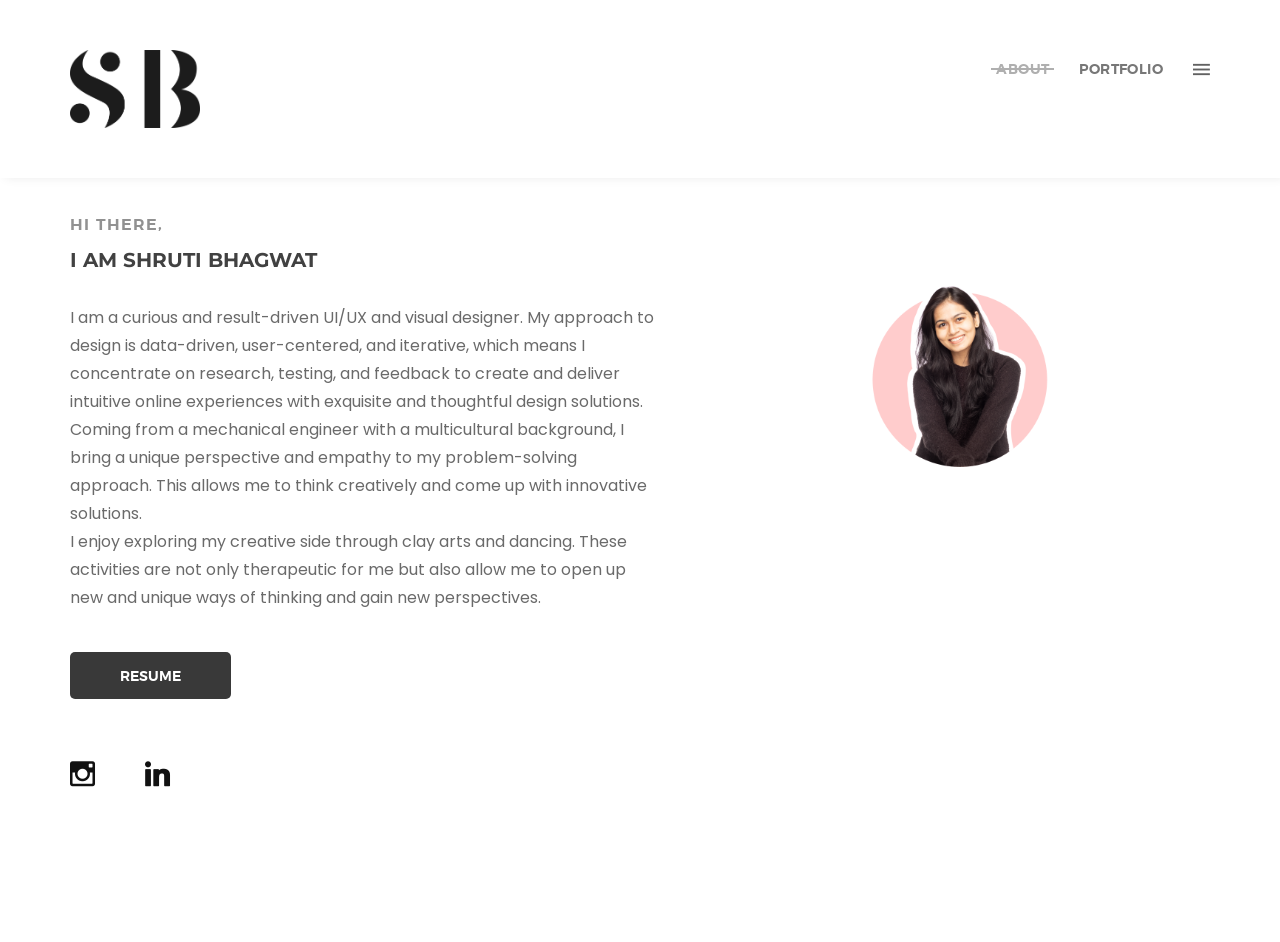
<file: about-me.html>
<!DOCTYPE html>
<html class="no-js" lang="en">

<head>
	<meta charset="utf-8" />
	<meta http-equiv="X-UA-Compatible" content="IE=edge" />
	<meta name="viewport" content="width=device-width, initial-scale=1" />
	<meta name="description" content="Mim is a Personal Portfolio Template" />
	<meta name="keywords"
		content="Personal , Personal portfolio template, Personal portfolio, landing page, material design, portfolio, personal" />
	<meta name="author" content="regaltheme.com" />

	<title>About me || SB</title>

	<!-- favicon -->
	<link rel="shortcut icon" type="image/x-icon" href="../../assets/img/sb-favicon.png" />

	<!-- style css -->
	<link rel="stylesheet" href="../../style.css" />
	<!-- modernizr js -->
	<script src="../../assets/js/vendor/modernizr-2.8.3.min.js"></script>
</head>

<body>
	<!--[if lt IE 8]>
      <p class="browserupgrade">
        You are using an <strong>outdated</strong> browser. Please
        <a href="http://browsehappy.com/">upgrade your browser</a> to improve
        your experience.
      </p>
    <![endif]-->
	<!-- HTML5 shim and Respond.js for IE8 support of HTML5 elements and media queries -->
	<!-- WARNING: Respond.js doesn't work if you view the page via file:// -->
	<!--[if lt IE 9]>
      <script src="https://oss.maxcdn.com/html5shiv/3.7.2/html5shiv.min.js"></script>
      <script src="https://oss.maxcdn.com/respond/1.4.2/respond.min.js"></script>
    <![endif]-->

	<!-- Loading Bar Start -->
	<div id="loading">
		<div id="loading-center">
			<div id="loading-center-absolute">
				<img src="../../assets/img/SB_logo.png" alt="Mim" />
				<div class="object" id="object_three"></div>
			</div>
		</div>
	</div>
	<!-- Loading Bar End -->
	<div id="home"></div>

	<!-- Header Section Start -->
	<header class="header-style-1 portfolio-details light-bg">
		<div class="top clearfix">
			<div class="header-top active-sticky ptb-50">
				<div class="container">
					<div class="row">
						<div class="col-xs-6 col-sm-5">
							<div class="left">
								<div class="logo">
									<a href="../../index.html"><img src="../../assets/img/SB_logo.png" alt="Mim" /></a>
								</div>
							</div>
						</div>
						<div class="col-xs-6 col-sm-7">
							<div class="right">
								<div class="expand-menu-open floatright">
									<i class="zmdi zmdi-menu"></i>
								</div>
								<nav class="mainmenu onepage-nev floatright">
									<ul class="clearfix">
										<!-- <li><a href="index.html">Home</a></li> -->
										<li class="active">
											<a href="index.html#about">About</a>
										</li>
										<li><a href="index.html#portfolio">PORTFOLIO</a></li>
										<!-- <li><a href="index.html#service">Services</a></li>
										<li><a href="index.html#blog">Blog</a></li>
										<li><a href="index.html#contact">Contact</a></li> -->
									</ul>
								</nav>
							</div>
						</div>
					</div>
				</div>
			</div>
			<div class="mainmenu-expand bg-color-2">
				<div class="close-menu">
					<i class="zmdi zmdi-close-circle-o"></i>
				</div>
				<div class="menu-logo">
					<a href="index.html"><img src="../../assets/img/SB_logo.png" alt="Mim" /></a>
				</div>
				<nav class="mainmenu-box onepage-nev">
					<ul class="clearfix">
						<!-- <li><a href="index.html#home">Home</a></li> -->
						<li><a href="index.html#about">About</a></li>
						<li><a href="index.html#portfolio">PORTFOLIO</a></li>
						<!-- <li><a href="index.html#service">Services</a></li>
						<li><a href="index.html#blog">Blog</a></li>
						<li><a href="index.html#contact">Contact</a></li> -->
					</ul>
				</nav>
			</div>
		</div>
	</header>
	<!-- Header Section End -->

	<!-- ...................About-me-info-section.............................. -->

	<div class="bottom slider-area">
		<div class="container">
			<div class="row relative">
				<div class="col-xs-12 col-sm-6 static">
					<div class="slider-text percent-50">
						<h5 class="mb-11">Hi There,</h5>
						<h1 class="mb-30 about-me-text">I am Shruti Bhagwat</h1>
						<p class="font-16 line-height-28">
							I am a curious and result-driven UI/UX and visual designer. My approach to design is data-driven, user-centered,
							 and iterative, which means I concentrate on research, testing, and feedback to create and deliver 
							 intuitive online experiences with exquisite and thoughtful design solutions. </p>

<p class="font-16 line-height-28">Coming from a mechanical engineer with a multicultural background, I bring a unique perspective and empathy to my 
problem-solving approach. This allows me to think creatively and come up with innovative solutions.</p>

<p class="font-16 line-height-28">I enjoy exploring my creative side through clay arts and dancing. These activities are not only therapeutic for 
me but also allow me to open up new and unique ways of thinking and gain new perspectives.
						</p>

						
						
						<div class="row">
							<div class="col-xs-12 col-sm-6 col-md-4">
								<div class="slider-button resume smooth-scroll mt-40">
									<a class="btn lg-btn" href="./assets/img/Resume_Shruti_Bhagwat_2023.pdf"
										target="_blank">Resume</a>

								</div>
							</div>
						</div>

						<div class="row">
							<div class="col-xs-12 col-sm-6 col-md-4">
								<div class="left">
									<div class="contact-text clearfix social-icons">
										<!-- <div class="icon-singles"><i class="zmdi zmdi-instagram"></i></div> -->

										<div class="icon-singles">
											<a href="https://www.instagram.com/shru_ti_1693/" target="_blank"><i
													class="zmdi zmdi-instagram"></i></a>
										</div>

										<div class="icon-singles">
											<a href="https://www.linkedin.com/in/bhagwat-shruti/" target="_blank"><i
													class="zmdi zmdi-linkedin"></i></a>

										</div>

										<!-- <div class="icon-singles">
											<i class="zmdi zmdi-email"></i>
										</div> -->
									</div>
								</div>
							</div>
						</div>

						<!-- <div class="row">
							<div class="col-xs-12 col-sm-6 col-md-4">
								<div class="slider-button resume smooth-scroll mt-40">
									<a class="btn lg-btn" href="./assets/img/Shruti_Bhagwat_Resume.pdf"
										target="_blank">Resume</a>

								</div>
							</div>
						</div> -->

						<!-- <div class="slider-button smooth-scroll mt-40">
							<a class="btn lg-btn" href="#portfolio">my work</a>
						</div> -->
					</div>
				</div>

				<div class="col-xs-12 col-sm-6">
					<div class="slider-img text-right about-me">
						<!-- <img src="assets/img/Shruti-About-me.png" alt="Image Layer" /> -->
						<img src="assets/img/web-photo2.png" alt="Image Layer" />
					</div>
				</div>
			</div>
		</div>
	</div>

	<!-- ...................About-me-info-section.............................. -->

	<!-- <div class="container">
		<div class="row">
			<div class="col-xs-12 col-sm-6 col-md-4">
				<div class="left">
					<div class="contact-text clearfix social-icons">
						<div><i class="zmdi zmdi-instagram"></i></div>

						<div><i class="zmdi zmdi-linkedin"></i></div>

						<div><i class="zmdi zmdi-email"></i></div>

					</div>
				</div>
			</div>
		</div>
	</div> -->

	<!-- ...................video-info-section.............................. -->
	<!-- <div class="row">
				<div class="col-xs-12">
					<div class="portfolio-description single-post info">
						<h5> Video</h5>
						<p> Linda goes beyond entertainment and visual communication. Users can play recipe videos and
							share the same video link immediately to friends with multiple social apps with the help of
							Linda Smart TV. For parental control, Linda can protect children from harmful content and
							set a time limit. Moreover, It can understand your voice tone and slang and appropriately
							respond to you.
						</p>
					</div>
				</div>
			</div> -->

	<!-- ...................Image-section.............................. -->

	<!-- Footer Section End -->
	<!-- Footer Section Start -->
	<!-- <footer class="footer bg-color-1 ptb-20">
		<div class="container">
			<div class="row">
				<div class="col-xs-12">
					<div class="left floatleft">
						<p>Copyright &copy; 2017 <a href="https://themeforest.net/user/regaltheme"
								target="_blank">Regaltheme</a>.</p>
					</div>
					<div class="right social-link floatright">
						<ul class="clearfix">
							<li><a href="http://www.facebook.com" target="_blank">Facebook</a></li>
							<li><a href="http://www.twitter.com" target="_blank">Twitter</a></li>
							<li><a href="http://www.linkedin.com" target="_blank">Linkden</a></li>
							<li><a href="mailto:regaltheme@gmail.com" target="_blank">Email</a></li>
						</ul>
					</div>
				</div>
			</div>
		</div>
	</footer> -->
	<!-- Footer Section End -->

	<!-- All JS Here -->
	<!-- jQuery Latest Version -->
	<script src="../../assets/js/vendor/jquery-1.12.4.min.js"></script>
	<!-- Bootstrap JS -->
	<script src="../../assets/js/bootstrap.min.js"></script>
	<!-- One Page Nav JS -->
	<script src="../../assets/js/one-page-nav.js"></script>
	<!-- Waypoints JS -->
	<script src="../../assets/js/waypoints.min.js"></script>
	<!-- Progressbar JS -->
	<script src="../../assets/js/progressbar.js"></script>
	<!-- Isotope -->
	<script src="../../assets/js/isotope.pkgd.js"></script>
	<!-- Isotope -->
	<script src="../../assets/js/jquery.validate.min.js"></script>
	<!-- Slick Slider JS -->
	<script src="../../assets/js/slick.min.js"></script>
	<!-- Fancybox JS -->
	<script src="../../assets/js/jquery.fancybox.pack.js"></script>
	<!-- Plugins JS -->
	<script src="../../assets/js/plugins.js"></script>
	<!-- main JS -->
	<script src="../../assets/js/main.js"></script>
</body>

</html>
</file>
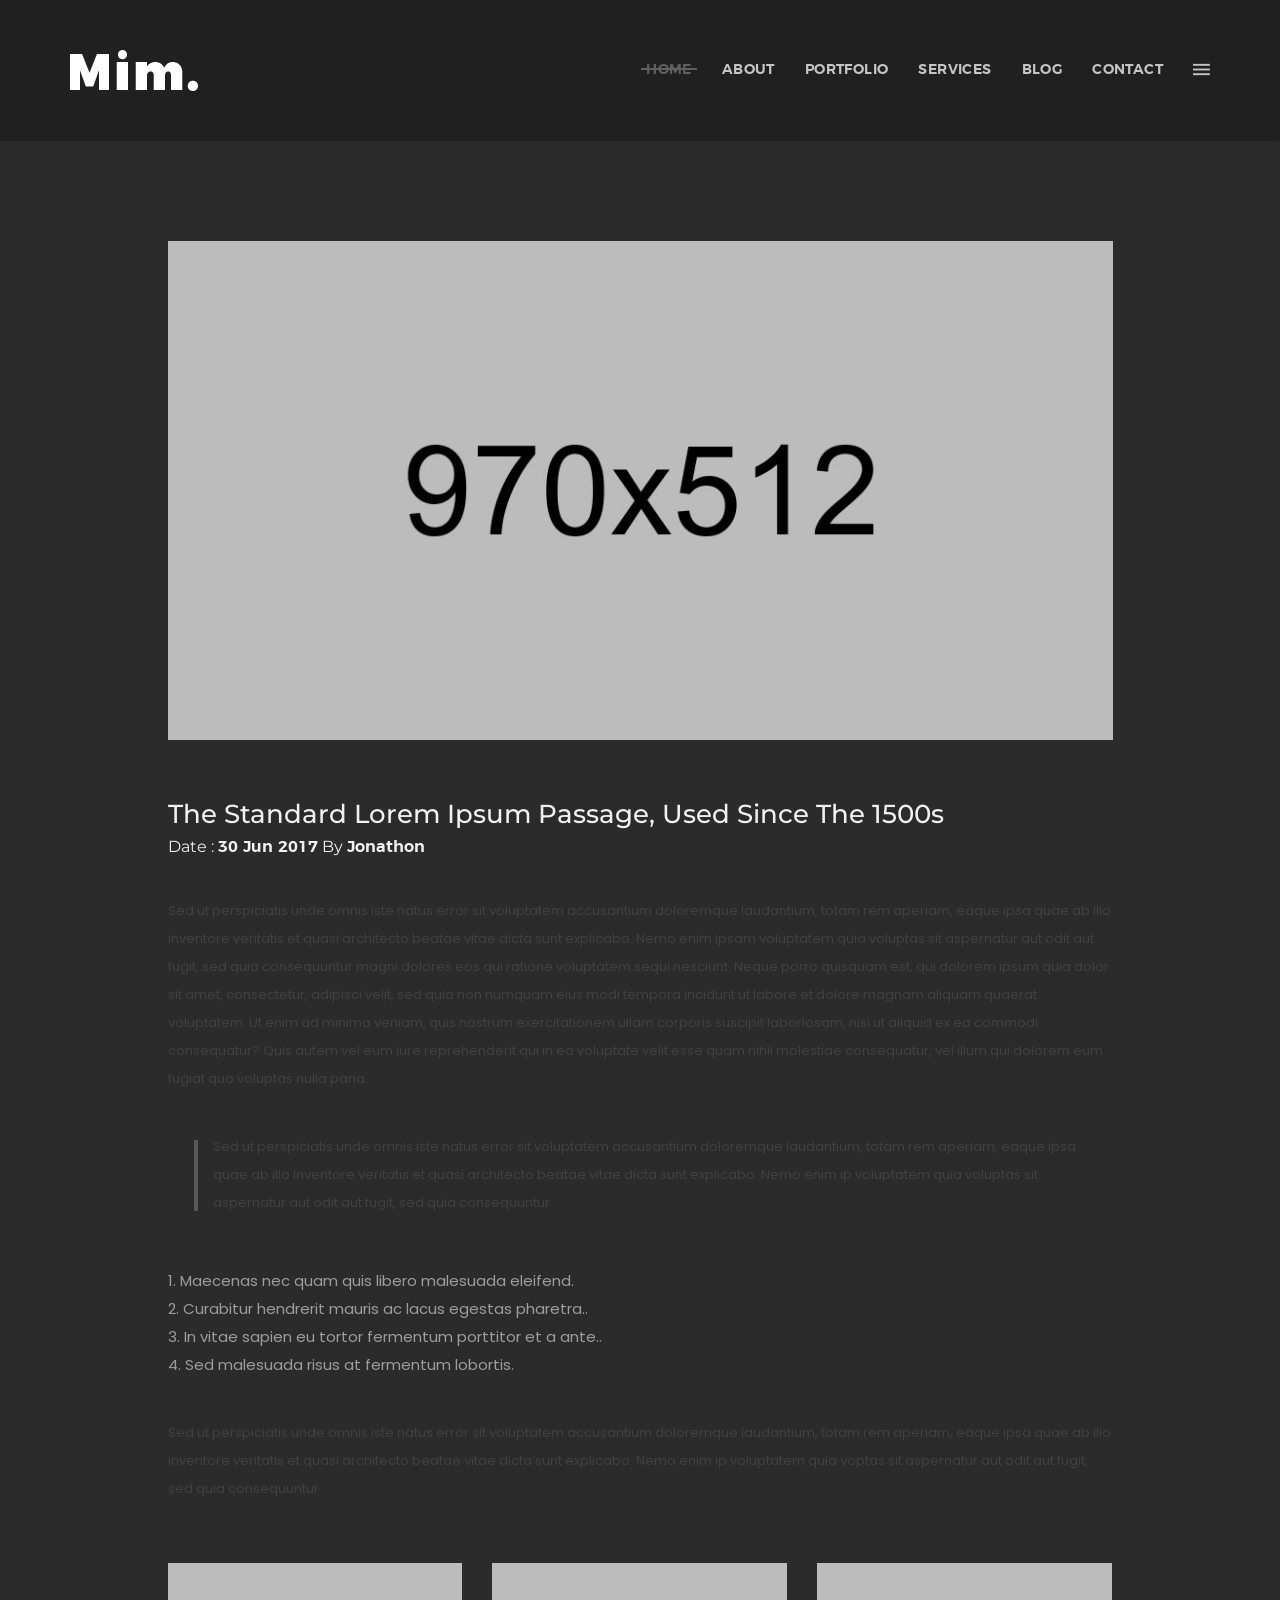
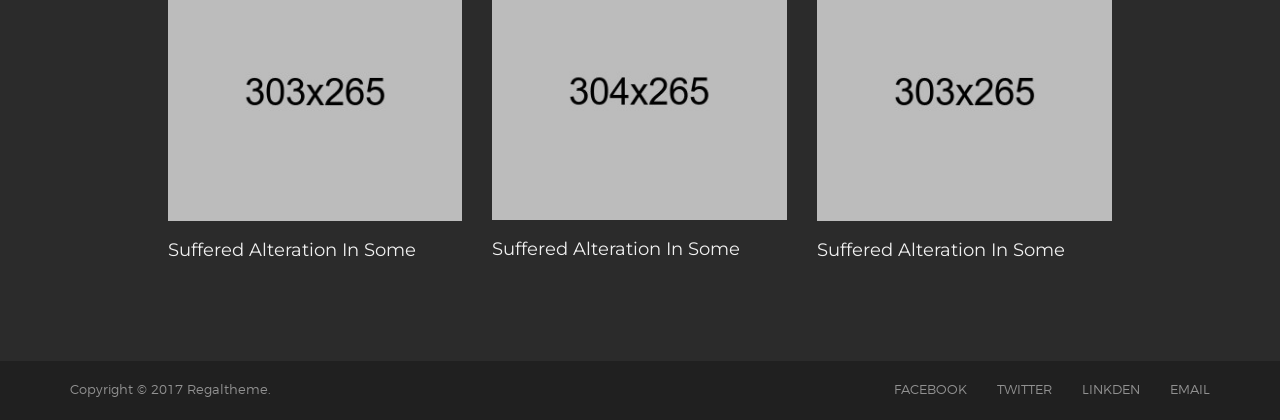
<file: dark-blog-details.html>
<!doctype html>
<html class="no-js" lang="en">
    <head>
		<meta charset="utf-8">
        <meta http-equiv="X-UA-Compatible" content="IE=edge">
        <meta name="viewport" content="width=device-width, initial-scale=1">
        <meta name="description" content="Mim is a Personal Portfolio Template">
        <meta name="keywords" content="Personal , Personal portfolio template, Personal portfolio, landing page, material design, portfolio, personal">
        <meta name="author" content="regaltheme.com">
		
        <title>Dark Blog Details || Mim</title>
		
		<!-- favicon -->
        <link rel="shortcut icon" type="image/x-icon" href="assets/img/favicon.ico">
		
		<!-- style css -->
		<link rel="stylesheet" href="style.css">
		<!-- modernizr js -->
        <script src="assets/js/vendor/modernizr-2.8.3.min.js"></script>
		
    </head>
    <body>
        <!--[if lt IE 8]>
            <p class="browserupgrade">You are using an <strong>outdated</strong> browser. Please <a href="http://browsehappy.com/">upgrade your browser</a> to improve your experience.</p>
        <![endif]-->
		<!-- HTML5 shim and Respond.js for IE8 support of HTML5 elements and media queries -->
        <!-- WARNING: Respond.js doesn't work if you view the page via file:// -->
        <!--[if lt IE 9]>
          <script src="https://oss.maxcdn.com/html5shiv/3.7.2/html5shiv.min.js"></script>
          <script src="https://oss.maxcdn.com/respond/1.4.2/respond.min.js"></script>
        <![endif]-->
		
		<!-- Loading Bar Start -->
		<div id="loading">
			<div id="loading-center">
				<div id="loading-center-absolute">
					<img src="assets/img/dark-logo.png" alt="Mim" />
					<div class="object" id="object_three"></div>
				</div>
			</div>
		</div>
		<!-- Loading Bar End -->
		<div id="home"></div>
		
		<!-- Header Section Start -->
		<header class="header-style-1 dark-version blog-details dark-bg">
			<div class="top clearfix">
				<div class="header-top active-sticky ptb-50">
					<div class="container">
						<div class="row">
							<div class="col-xs-6 col-sm-5">
								<div class="left">
									<div class="logo">
										<a href="dark-version.html"><img src="assets/img/light-logo.png" alt="Mim" /></a>
									</div>
								</div>
							</div>
							<div class="col-xs-6 col-sm-7">
								<div class="right">
									<div class="expand-menu-open floatright">
										<i class="zmdi zmdi-menu"></i>
									</div>
									<nav class="mainmenu onepage-nev floatright">
										<ul class="clearfix">
											<li><a href="dark-version.html#home">Home</a></li>
											<li><a href="dark-version.html#about">About</a></li>
											<li><a href="dark-version.html#portfolio">PORTFOLIO</a></li>
											<li><a href="dark-version.html#service">Services</a></li>
											<li><a href="dark-version.html#blog">Blog</a></li>
											<li><a href="dark-version.html#contact">Contact</a></li>
										</ul>
									</nav>
								</div>
							</div>
						</div>
					</div>
				</div>
				<div class="mainmenu-expand bg-color-2">
					<div class="close-menu">
						<i class="zmdi zmdi-close-circle-o"></i>
					</div>
					<div class="menu-logo">
						<a href="dark-version.html"><img src="assets/img/dark-logo.png" alt="Mim" /></a>
					</div>
					<nav class="mainmenu-box onepage-nev">
						<ul class="clearfix">
							<li><a href="dark-version.html#home">Home</a></li>
							<li><a href="dark-version.html#about">About</a></li>
							<li><a href="dark-version.html#portfolio">PORTFOLIO</a></li>
							<li><a href="dark-version.html#service">Services</a></li>
							<li><a href="dark-version.html#blog">Blog</a></li>
							<li><a href="dark-version.html#contact">Contact</a></li>
						</ul>
					</nav>
				</div>
			</div>
		</header>
		<!-- Header Section End -->
		<!-- Footer Section Start -->
		<div class="blog-details-area dark-version bg-color-3 section-padding">
			<div class="container">
				<div class="row">
					<div class="col-xs-12 col-sm-10 col-text-center">
						<div class="single-post">
							<div class="img mb-60">
								<img src="assets/img/blog/large.jpg" alt="" />
							</div>
							<div class="text">
								<h3 class="light-color font-26 montserrat weight-medium capitalize mb-10">The standard Lorem Ipsum passage, used since the 1500s</h3>
								<h5 class="capitalize montserrat weight-regular no-margin light-color">Date : <span class="montserrat-600">30 Jun 2017</span> By <span class="montserrat-600">Jonathon</span></h5>
								<p class="ptb-40">Sed ut perspiciatis unde omnis iste natus error sit voluptatem accusantium doloremque laudantium, totam rem aperiam, eaque ipsa quae ab illo inventore veritatis et quasi architecto beatae vitae dicta sunt explicabo. Nemo enim ipsam voluptatem quia voluptas sit aspernatur aut odit aut fugit, sed quia consequuntur magni dolores eos qui ratione voluptatem sequi nesciunt. Neque porro quisquam est, qui dolorem ipsum quia dolor sit amet, consectetur, adipisci velit, sed quia non numquam eius modi tempora incidunt ut labore et dolore magnam aliquam quaerat voluptatem. Ut enim ad minima veniam, quis nostrum exercitationem ullam corporis suscipit laboriosam, nisi ut aliquid ex ea commodi consequatur? Quis autem vel eum iure reprehenderit qui in ea voluptate velit esse quam nihil molestiae consequatur, vel illum qui dolorem eum fugiat quo voluptas nulla paria</p>
								<div class="separate relative">
									<p>Sed ut perspiciatis unde omnis iste natus error sit voluptatem accusantium doloremque laudantium, totam rem aperiam, eaque ipsa quae ab illo inventore veritatis et quasi architecto beatae vitae dicta sunt explicabo. Nemo enim ip voluptatem quia voluptas sit aspernatur aut odit aut fugit, sed quia consequuntur </p>
								</div>
								<ul class="mt-50 mb-40">
									<li>1. Maecenas nec quam quis libero malesuada eleifend.</li>
									<li>2. Curabitur hendrerit mauris ac lacus egestas pharetra..</li>
									<li>3. In vitae sapien eu tortor fermentum porttitor et a ante..</li>
									<li>4. Sed malesuada risus at fermentum lobortis.</li>
								</ul>
								<p class="mb-60">Sed ut perspiciatis unde omnis iste natus error sit voluptatem accusantium doloremque laudantium, totam rem aperiam, eaque ipsa quae ab illo inventore veritatis et quasi architecto beatae vitae dicta sunt explicabo. Nemo enim ip voluptatem quia voptas sit aspernatur aut odit aut fugit, sed quia consequuntur </p>
							</div>
						</div>
						<div class="related-post">
							<div class="row">
								<div class="col-xs-12 col-sm-4 mobile-mb-30">
									<div class="single-related-post">
										<a href="dark-blog-details.html"><img src="assets/img/blog/d1.jpg" alt="Post Image" /></a>
										<a href="dark-blog-details.html">
											<h4 class="light-color capitalize montserrat no-margin mt-20 weight-regular">Suffered alteration in some</h4>
										</a>
									</div>
								</div>
								<div class="col-xs-12 col-sm-4 mobile-mb-30">
									<div class="single-related-post">
										<a href="dark-blog-details.html"><img src="assets/img/blog/d2.jpg" alt="Post Image" /></a>
										<a href="dark-blog-details.html">
											<h4 class="light-color capitalize montserrat no-margin mt-20 weight-regular">Suffered alteration in some</h4>
										</a>
									</div>
								</div>
								<div class="col-xs-12 col-sm-4 mobile-mb-30">
									<div class="single-related-post">
										<a href="dark-blog-details.html"><img src="assets/img/blog/d3.jpg" alt="Post Image" /></a>
										<a href="dark-blog-details.html">
											<h4 class="light-color capitalize montserrat no-margin mt-20 weight-regular">Suffered alteration in some</h4>
										</a>
									</div>
								</div>
							</div>
						</div>
					</div>
				</div>
			</div>
		</div>
		<!-- Footer Section End -->
		<!-- Footer Section Start -->
		<footer class="footer dark-version dark-bg ptb-20">
			<div class="container">
				<div class="row">
					<div class="col-xs-12">
						<div class="left floatleft">
							<p>Copyright &copy; 2017 <a href="https://themeforest.net/user/regaltheme" target="_blank">Regaltheme</a>.</p>
						</div>
						<div class="right social-link floatright">
							<ul class="clearfix">
								<li><a href="http://www.facebook.com" target="_blank">Facebook</a></li>
								<li><a href="http://www.twitter.com" target="_blank">Twitter</a></li>
								<li><a href="http://www.linkedin.com" target="_blank">Linkden</a></li>
								<li><a href="mailto:regaltheme@gmail.com" target="_blank">Email</a></li>
							</ul>
						</div>
					</div>
				</div>
			</div>
		</footer>
		<!-- Footer Section End -->
		
		<!-- All JS Here -->
		<!-- jQuery Latest Version -->
        <script src="assets/js/vendor/jquery-1.12.4.min.js"></script>
		<!-- Bootstrap JS -->
        <script src="assets/js/bootstrap.min.js"></script>
		<!-- One Page Nav JS -->
        <script src="assets/js/one-page-nav.js"></script>
		<!-- Waypoints JS -->
        <script src="assets/js/waypoints.min.js"></script>
		<!-- Progressbar JS -->
        <script src="assets/js/progressbar.js"></script>
		<!-- Isotope -->
        <script src="assets/js/isotope.pkgd.js"></script>
		<!-- Isotope -->
        <script src="assets/js/jquery.validate.min.js"></script>
		<!-- Slick Slider JS -->
        <script src="assets/js/slick.min.js"></script>
		<!-- Fancybox JS -->
        <script src="assets/js/jquery.fancybox.pack.js"></script>
		<!-- Plugins JS -->
        <script src="assets/js/plugins.js"></script>
		<!-- main JS -->
        <script src="assets/js/main.js"></script>
    </body>
</html>
</file>
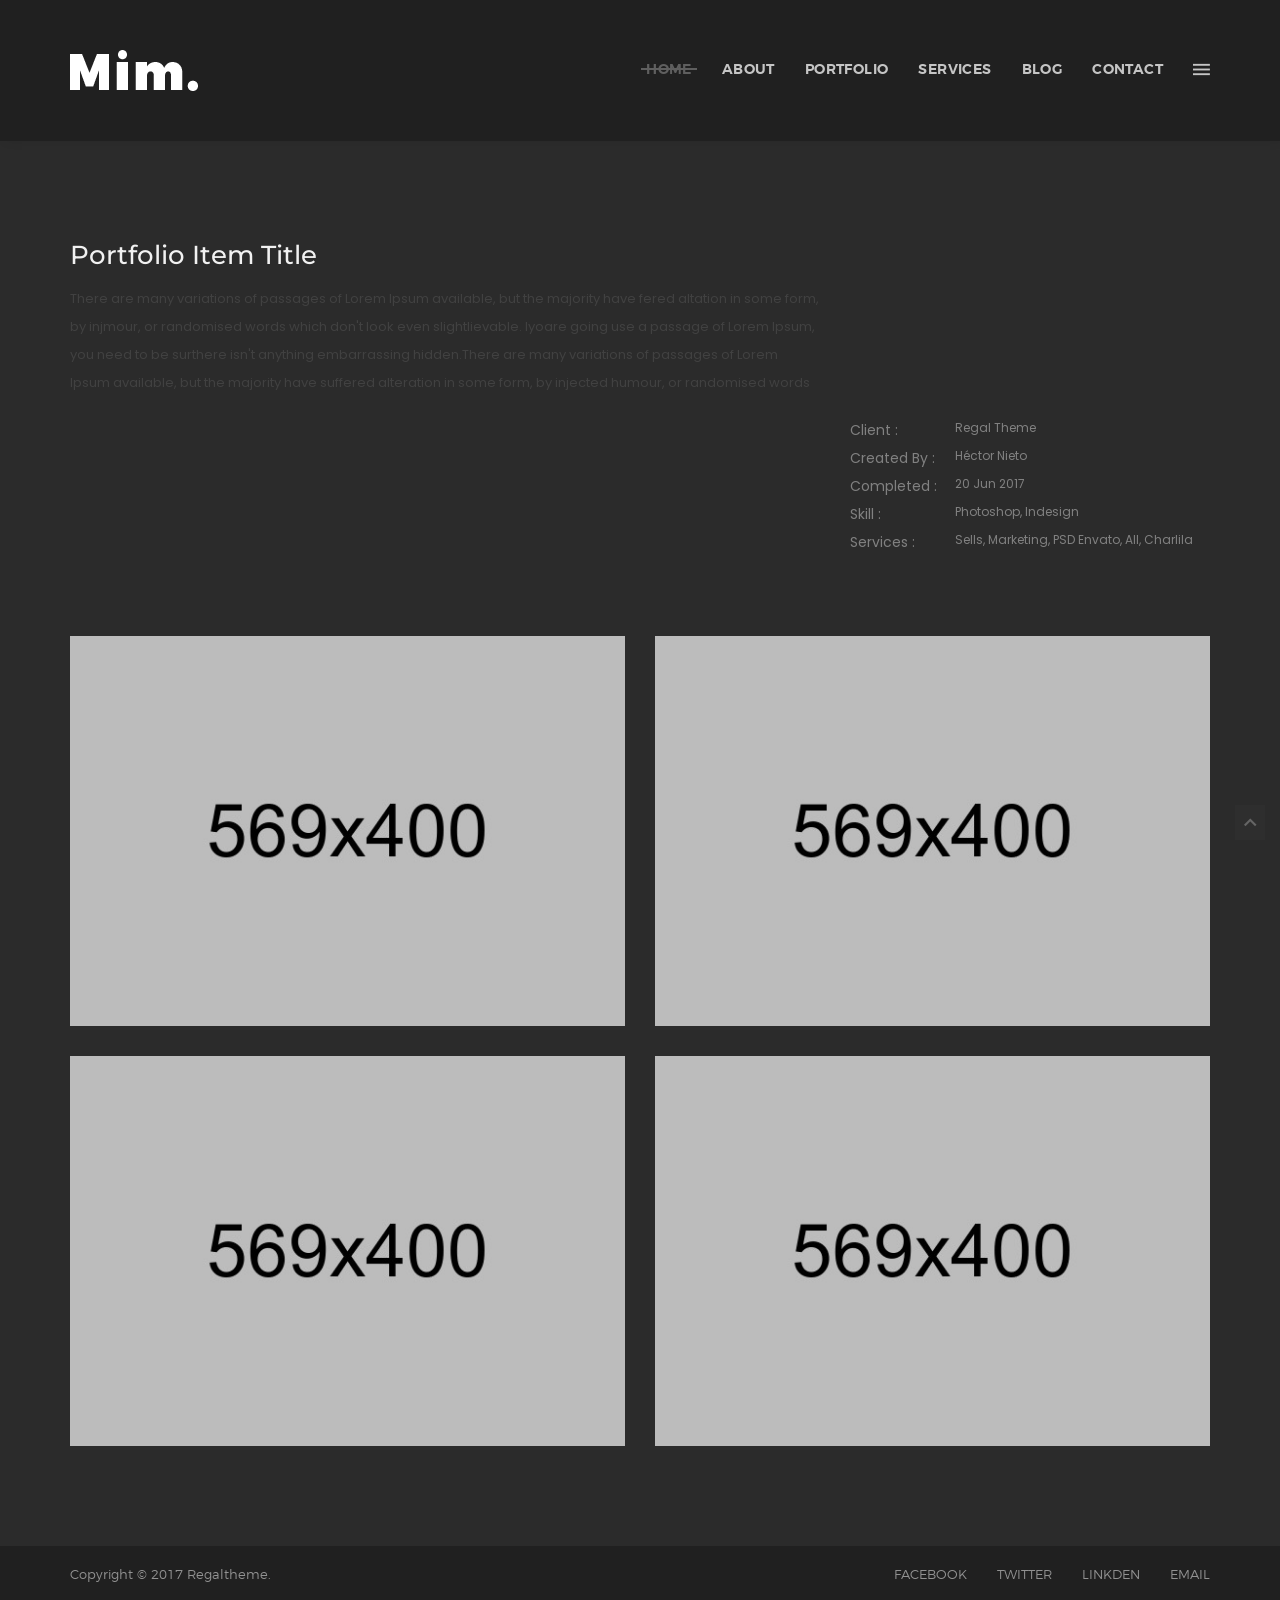
<file: dark-portfolio-details.html>
<!doctype html>
<html class="no-js" lang="en">
    <head>
		<meta charset="utf-8">
        <meta http-equiv="X-UA-Compatible" content="IE=edge">
        <meta name="viewport" content="width=device-width, initial-scale=1">
        <meta name="description" content="Mim is a Personal Portfolio Template">
        <meta name="keywords" content="Personal , Personal portfolio template, Personal portfolio, landing page, material design, portfolio, personal">
        <meta name="author" content="regaltheme.com">
		
        <title>Portfolio Details || Mim</title>
		
		<!-- favicon -->
        <link rel="shortcut icon" type="image/x-icon" href="assets/img/favicon.ico">
		
		<!-- style css -->
		<link rel="stylesheet" href="style.css">
		<!-- modernizr js -->
        <script src="assets/js/vendor/modernizr-2.8.3.min.js"></script>
		
    </head>
    <body>
        <!--[if lt IE 8]>
            <p class="browserupgrade">You are using an <strong>outdated</strong> browser. Please <a href="http://browsehappy.com/">upgrade your browser</a> to improve your experience.</p>
        <![endif]-->
		<!-- HTML5 shim and Respond.js for IE8 support of HTML5 elements and media queries -->
        <!-- WARNING: Respond.js doesn't work if you view the page via file:// -->
        <!--[if lt IE 9]>
          <script src="https://oss.maxcdn.com/html5shiv/3.7.2/html5shiv.min.js"></script>
          <script src="https://oss.maxcdn.com/respond/1.4.2/respond.min.js"></script>
        <![endif]-->
		
		<!-- Loading Bar Start -->
		<div id="loading">
			<div id="loading-center">
				<div id="loading-center-absolute">
					<img src="assets/img/dark-logo.png" alt="Mim" />
					<div class="object" id="object_three"></div>
				</div>
			</div>
		</div>
		<!-- Loading Bar End -->
		<div id="home"></div>
		
		<!-- Header Section Start -->
		<header class="header-style-1 dark-version portfolio-details dark-bg">
			<div class="top clearfix">
				<div class="header-top active-sticky ptb-50">
					<div class="container">
						<div class="row">
							<div class="col-xs-6 col-sm-5">
								<div class="left">
									<div class="logo">
										<a href="index.html"><img src="assets/img/light-logo.png" alt="Mim" /></a>
									</div>
								</div>
							</div>
							<div class="col-xs-6 col-sm-7">
								<div class="right">
									<div class="expand-menu-open floatright">
										<i class="zmdi zmdi-menu"></i>
									</div>
									<nav class="mainmenu onepage-nev floatright">
										<ul class="clearfix">
											<li><a href="index.html#home">Home</a></li>
											<li><a href="index.html#about">About</a></li>
											<li><a href="index.html#portfolio">PORTFOLIO</a></li>
											<li><a href="index.html#service">Services</a></li>
											<li><a href="index.html#blog">Blog</a></li>
											<li><a href="index.html#contact">Contact</a></li>
										</ul>
									</nav>
								</div>
							</div>
						</div>
					</div>
				</div>
				<div class="mainmenu-expand bg-color-2">
					<div class="close-menu">
						<i class="zmdi zmdi-close-circle-o"></i>
					</div>
					<div class="menu-logo">
						<a href="index.html"><img src="assets/img/dark-logo.png" alt="Mim" /></a>
					</div>
					<nav class="mainmenu-box onepage-nev">
						<ul class="clearfix">
							<li><a href="index.html#home">Home</a></li>
							<li><a href="index.html#about">About</a></li>
							<li><a href="index.html#portfolio">PORTFOLIO</a></li>
							<li><a href="index.html#service">Services</a></li>
							<li><a href="index.html#blog">Blog</a></li>
							<li><a href="index.html#contact">Contact</a></li>
						</ul>
					</nav>
				</div>
			</div>
		</header>
		<!-- Header Section End -->
		<!-- Portfolio Details Section Start -->
		<div class="portfolio-details-area dark-version bg-color-3 section-padding">
			<div class="container">
				<div class="row">
					<div class="col-xs-12 col-sm-8">
						<div class="portfolio-description single-post">
							<h3 class="light-color font-26 montserrat weight-medium capitalize">Portfolio Item Title</h3>
							<p>There are many variations of passages of Lorem Ipsum available, but the majority have fered altation in some form, by injmour, or randomised words which don't look even slightlievable. Iyoare going use a passage of Lorem Ipsum, you need to be surthere isn't anything embarrassing hidden.There are many variations of passages of Lorem Ipsum available, but the majority have suffered alteration in some form, by injected humour, or randomised words </p>
						</div>
					</div>
					<div class="col-xs-12 col-sm-4">
						<div class="portfolio-sidebar pt-45">
							<ul>
								<li><span>Client :</span> <p>Regal Theme</p></li>
								<li><span>Created By :</span> <p>Héctor Nieto</p></li>
								<li><span>Completed :</span> <p>20 Jun 2017</p></li>
								<li><span>Skill :</span> <p>Photoshop, Indesign</p></li>
								<li><span>Services :</span> <p>Sells, Marketing, PSD Envato, All, Charlila</p></li>
							</ul>
						</div>
					</div>
				</div>
				<div class="row">
					<div class="col-xs-12">
						<div class="project-gallery pt-80">
							<div class="row">
								<div class="col-xs-12 col-sm-6 mb-30">
									<a href="assets/img/portfolio/details/1.jpg" class="fancybox">
										<img src="assets/img/portfolio/details/1.jpg" alt="Project Image" />
									</a>
								</div>
								<div class="col-xs-12 col-sm-6 mb-30">
									<a href="assets/img/portfolio/details/2.jpg" class="fancybox">
										<img src="assets/img/portfolio/details/2.jpg" alt="Project Image" />
									</a>
								</div>
							</div>
							<div class="row">
								<div class="col-xs-12 col-sm-6 mobile-mb-30">
									<a href="assets/img/portfolio/details/3.jpg" class="fancybox">
										<img src="assets/img/portfolio/details/3.jpg" alt="Project Image" />
									</a>
								</div>
								<div class="col-xs-12 col-sm-6">
									<a href="assets/img/portfolio/details/4.jpg" class="fancybox">
										<img src="assets/img/portfolio/details/4.jpg" alt="Project Image" />
									</a>
								</div>
							</div>
						</div>
					</div>
				</div>
			</div>
		</div>
		<!-- Footer Section End -->
		<!-- Footer Section Start -->
		<footer class="footer dark-version dark-bg ptb-20">
			<div class="container">
				<div class="row">
					<div class="col-xs-12">
						<div class="left floatleft">
							<p>Copyright &copy; 2017 <a href="https://themeforest.net/user/regaltheme" target="_blank">Regaltheme</a>.</p>
						</div>
						<div class="right social-link floatright">
							<ul class="clearfix">
								<li><a href="http://www.facebook.com" target="_blank">Facebook</a></li>
								<li><a href="http://www.twitter.com" target="_blank">Twitter</a></li>
								<li><a href="http://www.linkedin.com" target="_blank">Linkden</a></li>
								<li><a href="mailto:regaltheme@gmail.com" target="_blank">Email</a></li>
							</ul>
						</div>
					</div>
				</div>
			</div>
		</footer>
		<!-- Footer Section End -->
		
		<!-- All JS Here -->
		<!-- jQuery Latest Version -->
        <script src="assets/js/vendor/jquery-1.12.4.min.js"></script>
		<!-- Bootstrap JS -->
        <script src="assets/js/bootstrap.min.js"></script>
		<!-- One Page Nav JS -->
        <script src="assets/js/one-page-nav.js"></script>
		<!-- Waypoints JS -->
        <script src="assets/js/waypoints.min.js"></script>
		<!-- Progressbar JS -->
        <script src="assets/js/progressbar.js"></script>
		<!-- Isotope -->
        <script src="assets/js/isotope.pkgd.js"></script>
		<!-- Isotope -->
        <script src="assets/js/jquery.validate.min.js"></script>
		<!-- Slick Slider JS -->
        <script src="assets/js/slick.min.js"></script>
		<!-- Fancybox JS -->
        <script src="assets/js/jquery.fancybox.pack.js"></script>
		<!-- Plugins JS -->
        <script src="assets/js/plugins.js"></script>
		<!-- main JS -->
        <script src="assets/js/main.js"></script>
    </body>
</html>
</file>
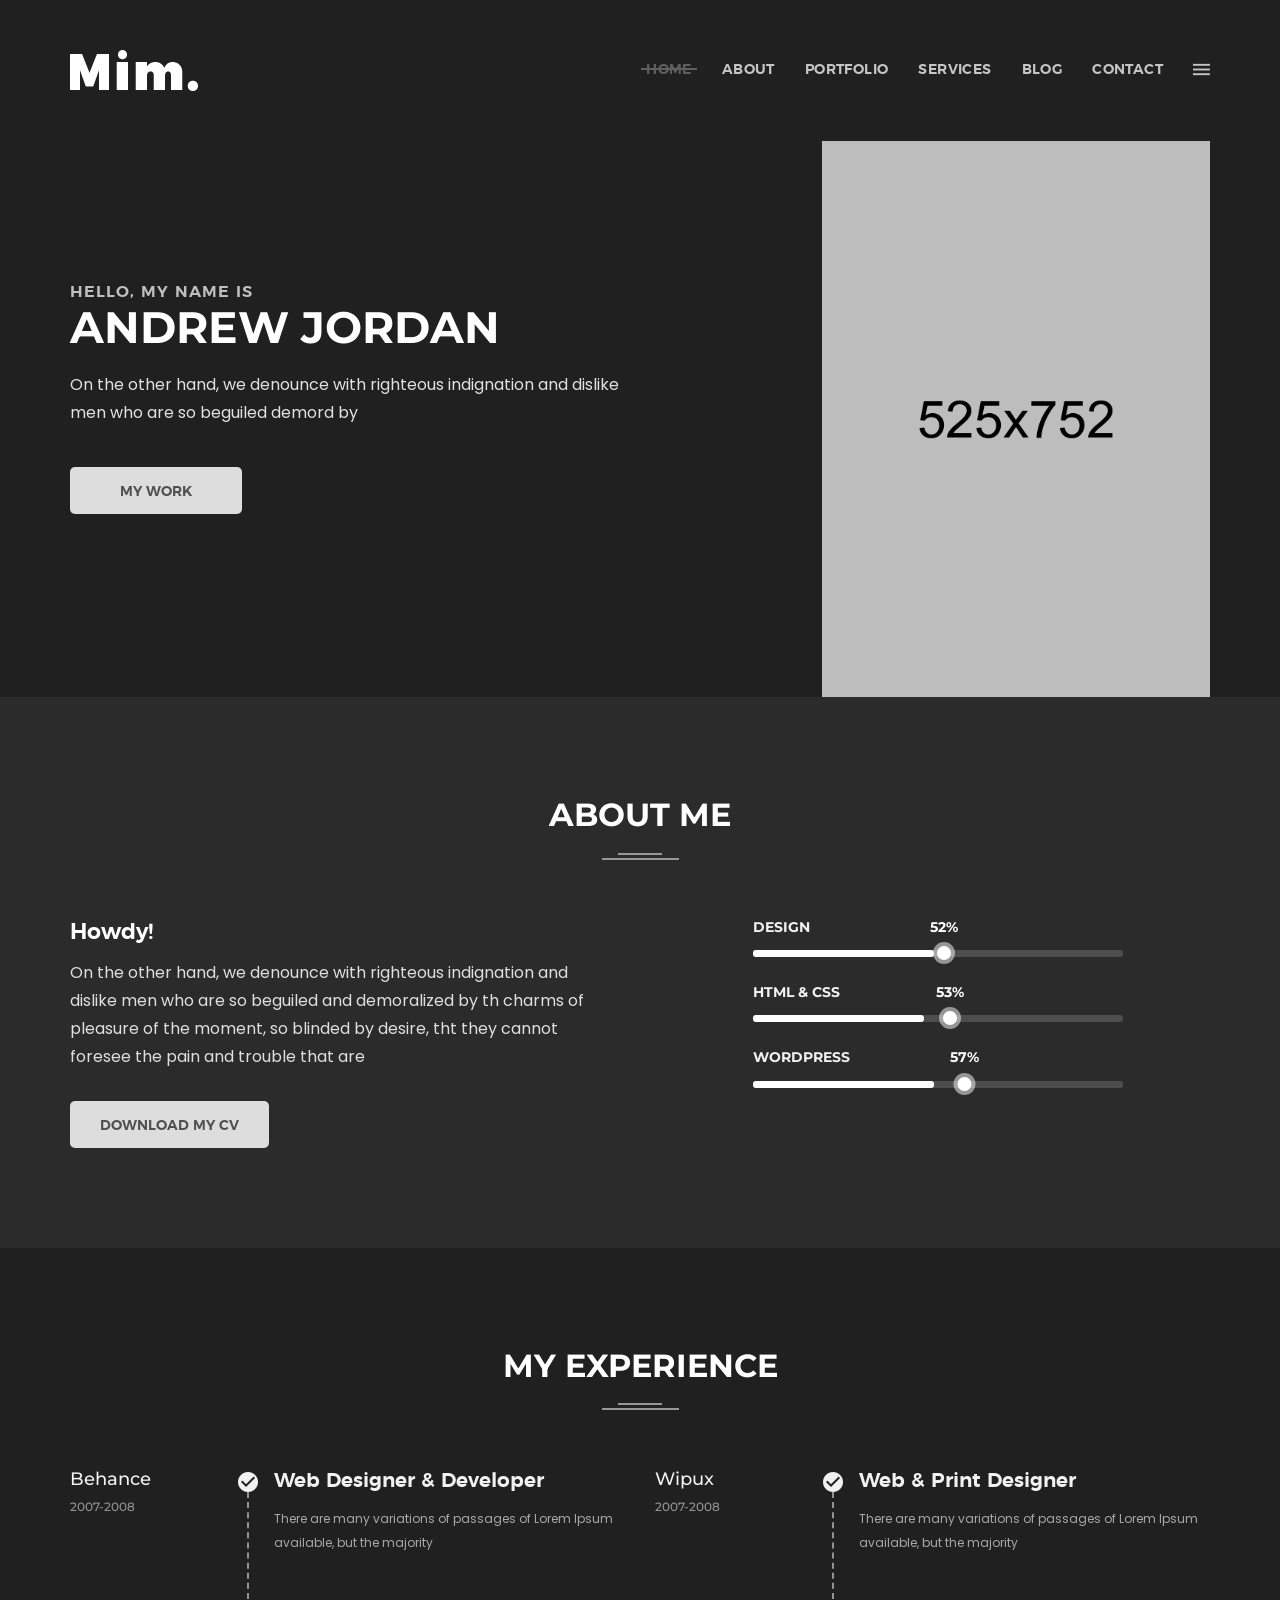
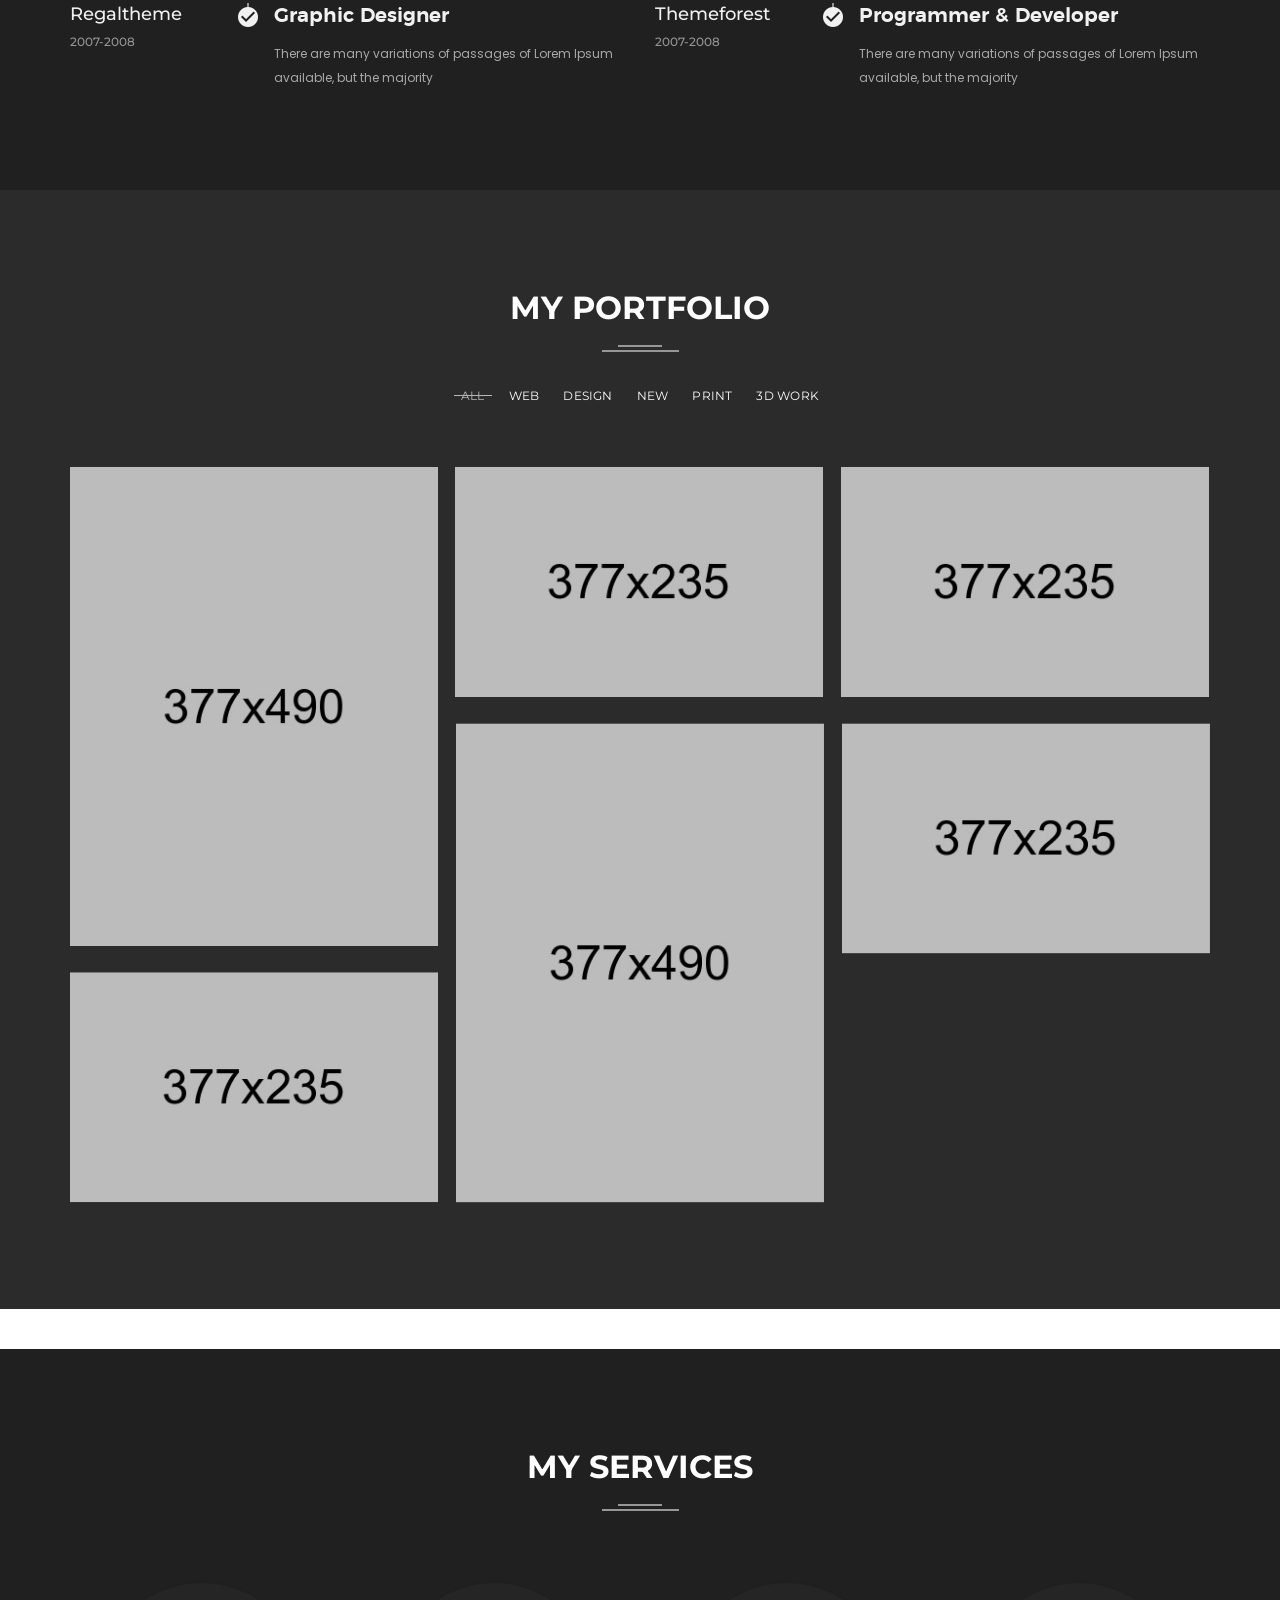
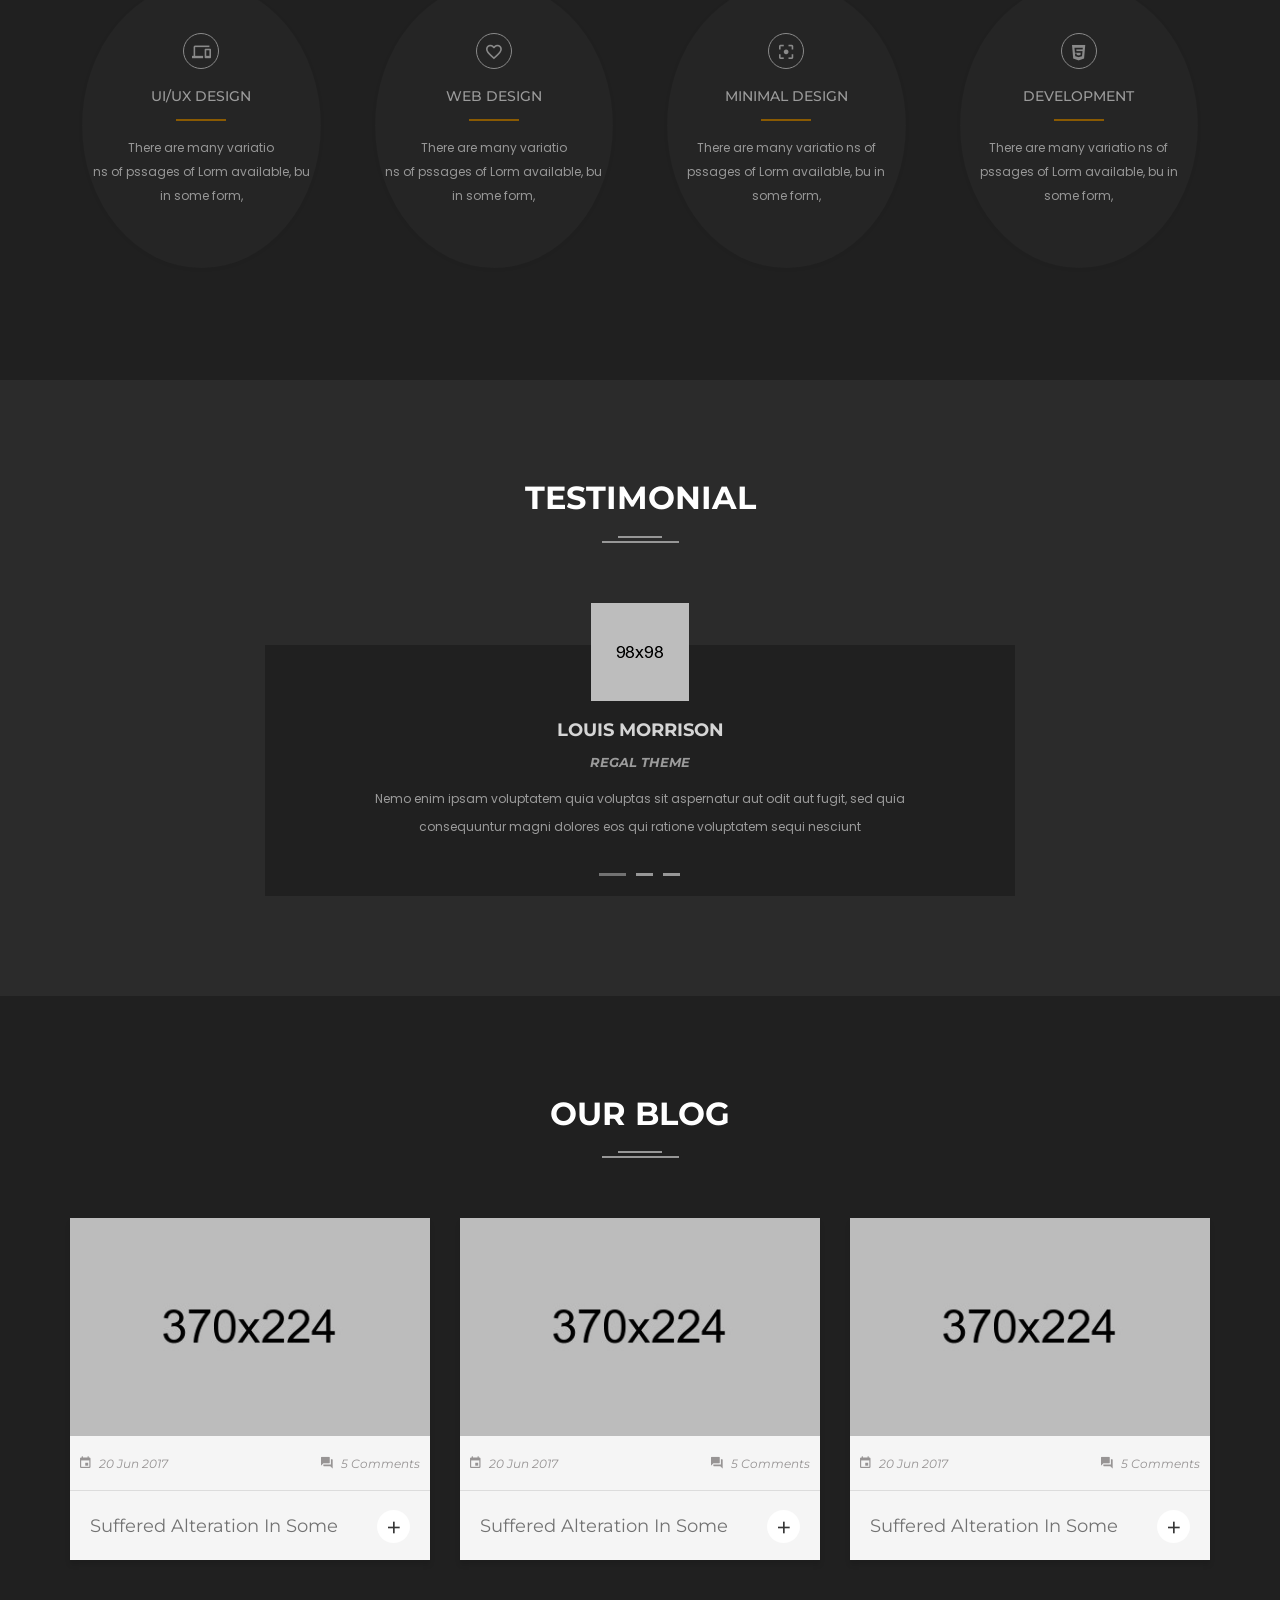
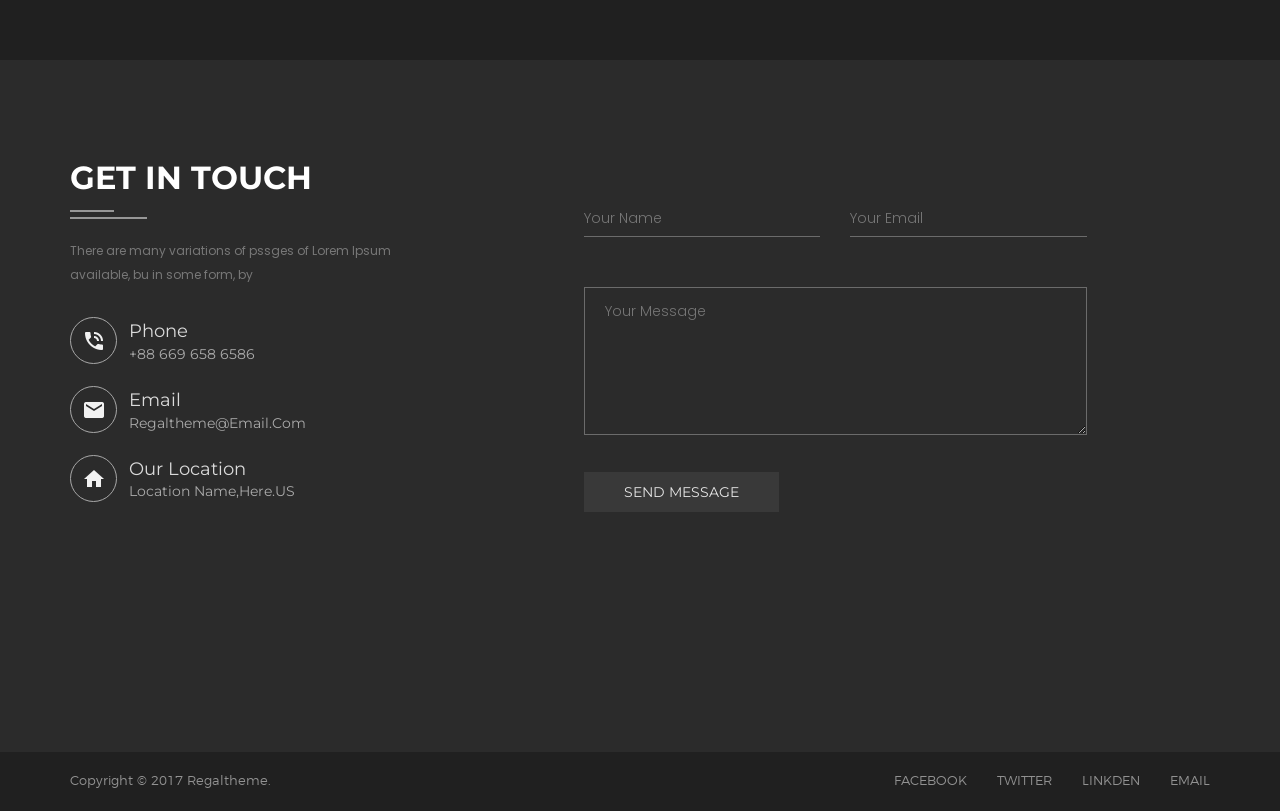
<file: dark-version.html>
<!doctype html>
<html class="no-js" lang="en">
    <head>
		<meta charset="utf-8">
        <meta http-equiv="X-UA-Compatible" content="IE=edge">
        <meta name="viewport" content="width=device-width, initial-scale=1">
        <meta name="description" content="Mim is a Personal Portfolio Template">
        <meta name="keywords" content="Personal , Personal portfolio template, Personal portfolio, landing page, material design, portfolio, personal">
        <meta name="author" content="regaltheme.com">
		
        <title>Dark Version || Mim</title>
		
		<!-- favicon -->
        <link rel="shortcut icon" type="image/x-icon" href="assets/img/favicon.ico">
		
		<!-- style css -->
		<link rel="stylesheet" href="style.css">
		<!-- modernizr js -->
        <script src="assets/js/vendor/modernizr-2.8.3.min.js"></script>
		
    </head>
    <body>
        <!--[if lt IE 8]>
            <p class="browserupgrade">You are using an <strong>outdated</strong> browser. Please <a href="http://browsehappy.com/">upgrade your browser</a> to improve your experience.</p>
        <![endif]-->
		<!-- HTML5 shim and Respond.js for IE8 support of HTML5 elements and media queries -->
        <!-- WARNING: Respond.js doesn't work if you view the page via file:// -->
        <!--[if lt IE 9]>
          <script src="https://oss.maxcdn.com/html5shiv/3.7.2/html5shiv.min.js"></script>
          <script src="https://oss.maxcdn.com/respond/1.4.2/respond.min.js"></script>
        <![endif]-->
		
		<!-- Loading Bar Start -->
		<div id="loading" class="dark-version">
			<div id="loading-center">
				<div id="loading-center-absolute">
					<img src="assets/img/light-logo.png" alt="Mim" />
					<div class="object" id="object_three"></div>
				</div>
			</div>
		</div>
		<!-- Loading Bar End -->
		<div id="home"></div>
		<!-- Header Section Start -->
		<header class="header-style-1 dark-version dark-bg">
			<div class="top clearfix">
				<div class="header-top active-sticky ptb-50">
					<div class="container">
						<div class="row">
							<div class="col-xs-6 col-sm-5">
								<div class="left">
									<div class="logo">
										<a href="index.html"><img src="assets/img/light-logo.png" alt="Mim" /></a>
									</div>
								</div>
							</div>
							<div class="col-xs-6 col-sm-7">
								<div class="right">
									<div class="expand-menu-open floatright">
										<i class="zmdi zmdi-menu"></i>
									</div>
									<nav class="mainmenu onepage-nev floatright">
										<ul class="clearfix">
											<li><a href="#home">Home</a></li>
											<li><a href="#about">About</a></li>
											<li><a href="#portfolio">PORTFOLIO</a></li>
											<li><a href="#service">Services</a></li>
											<li><a href="#blog">Blog</a></li>
											<li><a href="#contact">Contact</a></li>
										</ul>
									</nav>
								</div>
							</div>
						</div>
					</div>
				</div>
				<div class="mainmenu-expand bg-color-2">
					<div class="close-menu">
						<i class="zmdi zmdi-close-circle-o"></i>
					</div>
					<div class="menu-logo">
						<a href="index.html"><img src="assets/img/dark-logo.png" alt="Mim" /></a>
					</div>
					<nav class="mainmenu-box onepage-nev">
						<ul class="clearfix">
							<li><a href="#home">Home</a></li>
							<li><a href="#about">About</a></li>
							<li><a href="#portfolio">PORTFOLIO</a></li>
							<li><a href="#service">Services</a></li>
							<li><a href="#blog">Blog</a></li>
							<li><a href="#contact">Contact</a></li>
						</ul>
					</nav>
				</div>
			</div>
			<div class="bottom slider-area">
				<div class="container">
					<div class="row relative">
						<div class="col-xs-12 col-sm-6 static">
							<div class="slider-text percent-50">
								<h5 class="mb-11">Hello, my name is</h5>
								<h1 class="mb-30 white-color">Andrew Jordan</h1>
								<p class="font-16 line-height-28">
									On the other hand, we denounce with righteous indignation and dislike men who are so beguiled demord by
								</p>
								<div class="slider-button smooth-scroll mt-40">
									<a class="btn lg-btn" href="#portfolio">my work</a>
								</div>
							</div>
						</div>
						<div class="col-xs-12 col-sm-6">
							<div class="slider-img text-right">
								<img src="assets/img/slider/layer2.png" alt="Image Layer" />
							</div>
						</div>
					</div>
				</div>
			</div>
		</header>
		<!-- Header Section End -->
		<!-- About Section Start -->
		<section class="about-area dark-version section-padding bg-color-3" id="about">
			<div class="container">
				<div class="row">
					<div class="col-xs-12">
						<div class="section-title text-center mb-60">
							<h2 class="mb-20 white-color">About Me</h2>
							<div class="horizontal-line">
								<div class="top"></div>
								<div class="bottom"></div>
							</div>
						</div>
					</div>
				</div>
				<div class="row">
					<div class="col-xs-12 col-sm-6">
						<div class="left mr-40">
							<h3 class="font-22 capitalize white-color">Howdy!</h3>
							<p class="font-16 line-height-28">
								On the other hand, we denounce with righteous indignation and dislike men who are so beguiled and demoralized by th charms of pleasure of the moment, so blinded by desire, tht they cannot foresee the pain and trouble that are
							</p>
							<div class="about-button mt-30">
								<a class="btn" href="#">Download my cv</a>
							</div>
						</div>
					</div>
					<div class="col-xs-12 col-sm-6 col-md-push-1 col-md-5">
						<div class="right skill-progress">
							<!-- skill bar 1 -->
							<div class="skill-bar" data-percentage="90%">
								<h4 class="progress-title-holder">
									<span class="progress-title light-color">Design</span>
									<span class="progress-wrapper">
										<span class="progress-mark">
											<span class="percent"></span>
										</span>
									</span>
								</h4>
								<div class="progress-outter">
									<div class="progress-content"></div>
								</div>
							</div>
							<!-- skill bar 2 -->
							<div class="skill-bar" data-percentage="85%">
								<h4 class="progress-title-holder">
									<span class="progress-title light-color">html & css</span>
									<span class="progress-wrapper">
										<span class="progress-mark">
											<span class="percent"></span>
										</span>
									</span>
								</h4>
								<div class="progress-outter">
									<div class="progress-content"></div>
								</div>
							</div>
							<!-- skill bar 2 -->
							<div class="skill-bar" data-percentage="90%">
								<h4 class="progress-title-holder">
									<span class="progress-title light-color">Wordpress</span>
									<span class="progress-wrapper">
										<span class="progress-mark">
											<span class="percent"></span>
										</span>
									</span>
								</h4>
								<div class="progress-outter">
									<div class="progress-content"></div>
								</div>
							</div>
						</div>
					</div>
				</div>
			</div>
		</section>
		<!-- About Section End -->
		<!-- Experience Section Start -->
		<section class="experience-area dark-version section-padding dark-bg">
			<div class="container">
				<div class="row">
					<div class="col-xs-12">
						<div class="section-title text-center mb-60">
							<h2 class="mb-20 white-color">My Experience</h2>
							<div class="horizontal-line">
								<div class="top"></div>
								<div class="bottom"></div>
							</div>
						</div>
					</div>
				</div>
				<div class="row">
					<div class="col-xs-12 col-sm-6 mobile-mb-30">
						<div class="left">
							<div class="single-experi mb-50">
								<div class="left-text floatleft relative">
									<div class="dashed-line"></div>
									<h4 class="montserrat weight-medium mb-5 capitalize light-color">Behance</h4>
									<p class="montserrat weight-medium">2007-2008</p>
								</div>
								<div class="right-text">
									<i class="zmdi zmdi-check-circle"></i>
									<h3 class="capitalize font-20 light-color">Web Designer & Developer</h3>
									<p>There are many variations of passages of Lorem Ipsum available, but the majority </p>
								</div>
							</div>
							<div class="single-experi">
								<div class="left-text floatleft">
									<h4 class="montserrat weight-medium mb-5 capitalize light-color">Regaltheme</h4>
									<p class="montserrat weight-medium">2007-2008</p>
								</div>
								<div class="right-text">
									<i class="zmdi zmdi-check-circle"></i>
									<h3 class="capitalize font-20 light-color">Graphic Designer</h3>
									<p>There are many variations of passages of Lorem Ipsum available, but the majority </p>
								</div>
							</div>
						</div>
					</div>
					<div class="col-xs-12 col-sm-6">
						<div class="right">
							<div class="single-experi mb-50">
								<div class="left-text floatleft relative">
									<div class="dashed-line"></div>
									<h4 class="montserrat weight-medium mb-5 capitalize light-color">Wipux</h4>
									<p class="montserrat weight-medium">2007-2008</p>
								</div>
								<div class="right-text">
									<i class="zmdi zmdi-check-circle"></i>
									<h3 class="capitalize font-20 light-color">Web & Print Designer</h3>
									<p>There are many variations of passages of Lorem Ipsum available, but the majority </p>
								</div>
							</div>
							<div class="single-experi">
								<div class="left-text floatleft">
									<h4 class="montserrat weight-medium mb-5 capitalize light-color">Themeforest</h4>
									<p class="montserrat weight-medium">2007-2008</p>
								</div>
								<div class="right-text">
									<i class="zmdi zmdi-check-circle"></i>
									<h3 class="capitalize font-20 light-color">Programmer & Developer</h3>
									<p>There are many variations of passages of Lorem Ipsum available, but the majority </p>
								</div>
							</div>
						</div>
					</div>
				</div>
			</div>
		</section>
		<!-- Experience Section End -->
		<!-- Portfolio Section Start -->
		<section class="portfolio-area dark-version portfolio-one bg-color-3 section-padding clearfix" id="portfolio">
			<div class="container">
				<div class="row">
					<div class="col-xs-12">
						<div class="section-title text-center mb-30">
							<h2 class="mb-20 white-color">My Portfolio</h2>
							<div class="horizontal-line">
								<div class="top"></div>
								<div class="bottom"></div>
							</div>
						</div>
					</div>
				</div>
				<div class="row">
					<div class="col-xs-12">
						<div class="all-portfolio">
							<div class="portfolio-menu text-center">
								<ul class="clearfix mb-50">
									<li data-filter="*" class="active">All</li>
									<li data-filter=".web">Web</li>
									<li data-filter=".design">Design</li>
									<li data-filter=".new">new</li>
									<li data-filter=".gallery">Print</li>
									<li data-filter=".work3d">3d work</li>
								</ul>
							</div>
						</div>
						<div class="portfolio-grid">
							<div class="grid-item new gallery percent-33">
								<div class="single-portfolio overlay light-1 text-center">
									<img src="assets/img/portfolio/w1.jpg" alt="Mim" />
									<div class="zoom-icon">
										<a href="assets/img/portfolio/w1.jpg" class="fancybox">
											<i class="zmdi zmdi-filter-center-focus"></i>
										</a>
									</div>
									<div class="project-title text-left">
										<h4 class="font-20 montserrat weight-regular capitalize no-margin">Contrary to popular belief</h4>
										<p class="montserratlight">Branding</p>
									</div>
								</div>
							</div>
							<div class="grid-item new work3d design gallery work3d percent-33">
								<div class="single-portfolio overlay light-1 text-center">
									<img src="assets/img/portfolio/h1.jpg" alt="Mim" />
									<div class="title plr-40 text-center">
										<div class="zoom-icon">
											<a href="dark-portfolio-details.html">
												<i class="zmdi zmdi-link"></i>
											</a>
										</div>
									</div>
									<div class="project-title text-left">
										<h4 class="font-20 montserrat weight-regular capitalize no-margin">Contrary to popular belief</h4>
										<p class="montserratlight">Branding</p>
									</div>
								</div>
							</div>
							<div class="grid-item web design web gallery percent-33">
								<div class="single-portfolio overlay light-1 text-center">
									<img src="assets/img/portfolio/w2.jpg" alt="Mim" />
									<div class="title plr-40 text-center">
										<div class="zoom-icon">
											<a class="various fancybox" data-fancybox-type="iframe" title="The Butterfly And Flower" href="	https://www.youtube.com/embed/zQ9tVUEI4J4?&autoplay=1">
												<i class="zmdi zmdi-play"></i>
											</a>
										</div>
										<div class="project-title text-left">
											<h4 class="font-20 montserrat weight-regular capitalize no-margin">The Butterfly And Flower</h4>
											<p class="montserratlight">Video</p>
										</div>
									</div>
								</div>
							</div>
							<div class="grid-item new web gallery work3d percent-33">
								<div class="single-portfolio overlay light-1 text-center">
									<img src="assets/img/portfolio/w3.jpg" alt="Mim" />
									<div class="title plr-40 text-center">
										<div class="zoom-icon">
											<a href="assets/img/portfolio/w3.jpg" class="fancybox">
												<i class="zmdi zmdi-filter-center-focus"></i>
											</a>
										</div>
										<div class="project-title text-left">
											<h4 class="font-20 montserrat weight-regular capitalize no-margin">Contrary to popular belief</h4>
											<p class="montserratlight">Branding</p>
										</div>
									</div>
								</div>
							</div>
							<div class="grid-item new design web gallery work3d percent-33">
								<div class="single-portfolio overlay light-1 text-center">
									<img src="assets/img/portfolio/h2.jpg" alt="Mim" />
									<div class="title plr-40 text-center">
										<div class="zoom-icon">
											<a href="assets/img/portfolio/h2.jpg" class="fancybox">
												<i class="zmdi zmdi-filter-center-focus"></i>
											</a>
										</div>
										<div class="project-title text-left">
											<h4 class="font-20 montserrat weight-regular capitalize no-margin">Contrary to popular belief</h4>
											<p class="montserratlight">Branding</p>
										</div>
									</div>
								</div>
							</div>
							<div class="grid-item new web gallery percent-33">
								<div class="single-portfolio overlay light-1 text-center">
									<img src="assets/img/portfolio/w4.jpg" alt="Mim" />
									<div class="title plr-40 text-center">
										<div class="zoom-icon">
											<a href="assets/img/portfolio/w4.jpg" class="fancybox">
												<i class="zmdi zmdi-filter-center-focus"></i>
											</a>
										</div>
										<div class="project-title text-left">
											<h4 class="font-20 montserrat weight-regular capitalize no-margin">Contrary to popular belief</h4>
											<p class="montserratlight">Branding</p>
										</div>
									</div>
								</div>
							</div>
							<div class="grid-item new design web work3d percent-33">
								<div class="single-portfolio overlay light-1 text-center">
									<img src="assets/img/portfolio/w5.jpg" alt="Mim" />
									<div class="title plr-40 text-center">
										<div class="zoom-icon">
											<a href="dark-portfolio-details.html">
												<i class="zmdi zmdi-link"></i>
											</a>
										</div>
										<div class="project-title text-left">
											<h4 class="font-20 montserrat weight-regular capitalize no-margin">Contrary to popular belief</h4>
											<p class="montserratlight">Branding</p>
										</div>
									</div>
								</div>
							</div>
						</div>
					</div>
				</div>
			</div>
		</section>
		<!-- Portfolio Section End -->
		<!-- Service Section Start -->
		<section class="service-area dark-version dark-bg section-padding" id="service">
			<div class="container">
				<div class="row">
					<div class="col-xs-12">
						<div class="section-title text-center mb-60">
							<h2 class="mb-20 white-color">My Services</h2>
							<div class="horizontal-line">
								<div class="top"></div>
								<div class="bottom"></div>
							</div>
						</div>
					</div>
				</div>
				<div class="row text-center">
					<div class="mobile-mb-30 col-xs-12 col-sm-6 col-md-3">
						<div class="single-service pt-50 pb-60 plr-20">
							<i class="zmdi zmdi-devices"></i>
							<h5 class="montserrat weight-medium no-margin">UI/UX DESIGN</h5>
							<hr class="mtb-15" />
							<p>There are many variatio <br /> ns of pssages of Lorm available, bu in some form, </p>
						</div>
					</div>
					<div class="mobile-mb-30 col-xs-12 col-sm-6 col-md-3">
						<div class="single-service pt-50 pb-60 plr-20">
							<i class="zmdi zmdi-favorite-outline"></i>
							<h5 class="montserrat weight-medium no-margin">web design</h5>
							<hr class="mtb-15" />
							<p>There are many variatio <br /> ns of pssages of Lorm available, bu in some form, </p>
						</div>
					</div>
					<div class="mobile-mb-30 col-xs-12 col-sm-6 col-md-3">
						<div class="single-service pt-50 pb-60 plr-20">
							<i class="zmdi zmdi-filter-center-focus"></i>
							<h5 class="montserrat weight-medium no-margin">Minimal DESIGN</h5>
							<hr class="mtb-15" />
							<p>There are many variatio ns of pssages of Lorm available, bu in some form, </p>
						</div>
					</div>
					<div class="col-xs-12 col-sm-6 col-md-3">
						<div class="single-service pt-50 pb-60 plr-20">
							<i class="zmdi zmdi-language-html5"></i>
							<h5 class="montserrat weight-medium no-margin">development</h5>
							<hr class="mtb-15" />
							<p>There are many variatio ns of pssages of Lorm available, bu in some form, </p>
						</div>
					</div>
				</div>
			</div>
		</section>
		<!-- Service Section End -->
		<!-- Testimonial Section Start -->
		<section class="testimonial-area dark-version bg-color-3 section-padding">
			<div class="container">
				<div class="row">
					<div class="col-xs-12">
						<div class="section-title text-center mb-60">
							<h2 class="mb-20 white-color">Testimonial</h2>
							<div class="horizontal-line">
								<div class="top"></div>
								<div class="bottom"></div>
							</div>
						</div>
					</div>
				</div>
				<div class="row text-center">
					<div class="col-xs-12 col-sm-10 col-md-8 col-text-center">
						<div id="one-item" class="one-item">
							<div class="single-slide">
								<div class="slide-text pb-60 plr-10">
									<div class="img mb-20">
										<img src="assets/img/testimonial/2.png" alt="Louis Morrison" />
									</div>
									<div class="content">
										<h4 class="montserrat weight-bold">Louis Morrison</h4>
										<h6 class="montserrat weight-bold mb-10">rEGAL THEME</h6>
										<p class="line-height-28">Nemo enim ipsam voluptatem quia voluptas sit aspernatur aut odit aut fugit, sed quia <br /> consequuntur magni dolores eos qui ratione voluptatem sequi nesciunt</p>
									</div>
								</div>
							</div>
							<div class="single-slide">
								<div class="slide-text pb-60 plr-10">
									<div class="img mb-20">
										<img src="assets/img/testimonial/2.png" alt="Louis Morrison" />
									</div>
									<div class="content">
										<h4 class="montserrat weight-bold">Louis Morrison</h4>
										<h6 class="montserrat weight-bold mb-10">rEGAL THEME</h6>
										<p class="line-height-28">Nemo enim ipsam voluptatem quia voluptas sit aspernatur aut odit aut fugit, sed quia <br /> consequuntur magni dolores eos qui ratione voluptatem sequi nesciunt</p>
									</div>
								</div>
							</div>
							<div class="single-slide">
								<div class="slide-text pb-60 plr-10">
									<div class="img mb-20">
										<img src="assets/img/testimonial/2.png" alt="Louis Morrison" />
									</div>
									<div class="content">
										<h4 class="montserrat weight-bold">Louis Morrison</h4>
										<h6 class="montserrat weight-bold mb-10">rEGAL THEME</h6>
										<p class="line-height-28">Nemo enim ipsam voluptatem quia voluptas sit aspernatur aut odit aut fugit, sed quia <br /> consequuntur magni dolores eos qui ratione voluptatem sequi nesciunt</p>
									</div>
								</div>
							</div>
						</div>
					</div>
				</div>
			</div>
		</section>
		<!-- Testimonial Section End -->
		<!-- Blog Section Start -->
		<section class="blog-area dark-version dark-bg section-padding" id="blog">
			<div class="container">
				<div class="row">
					<div class="col-xs-12">
						<div class="section-title text-center mb-60">
							<h2 class="mb-20 white-color">Our Blog</h2>
							<div class="horizontal-line">
								<div class="top"></div>
								<div class="bottom"></div>
							</div>
						</div>
					</div>
				</div>
				<div class="row">
					<div class="mobile-mb-30 col-xs-12 col-sm-4">
						<div class="single-blog clearfix">
							<a href="dark-blog-details.html"><img src="assets/img/blog/1.jpg" alt="Blog Image" /></a>
							<div class="date-comment plr-20 ptb-20 clearfix">
								<div class="left floatleft">
									<h6 class="capitalize montserrat no-margin weight-regular"><i class="zmdi zmdi-calendar"></i> 20 Jun 2017</h6>
								</div>
								<div class="right floatright">
									<h6 class="capitalize montserrat no-margin weight-regular"><i class="zmdi zmdi-comments"></i> 5 Comments</h6>
								</div>
							</div>
							<div class="blog-title clearfix">
								<div class="left floatleft">
									<a href="dark-blog-details.html">
										<h4 class="capitalize montserrat no-margin weight-regular">Suffered alteration in some</h4>
									</a>
								</div>
								<div class="right floatright">
									<a href="dark-blog-details.html"><i class="zmdi zmdi-plus"></i></a>
								</div>
							</div>
						</div>
					</div>
					<div class="mobile-mb-30 col-xs-12 col-sm-4">
						<div class="single-blog clearfix">
							<a href="dark-blog-details.html"><img src="assets/img/blog/2.jpg" alt="Blog Image" /></a>
							<div class="date-comment plr-20 ptb-20 clearfix">
								<div class="left floatleft">
									<h6 class="capitalize montserrat no-margin weight-regular"><i class="zmdi zmdi-calendar"></i> 20 Jun 2017</h6>
								</div>
								<div class="right floatright">
									<h6 class="capitalize montserrat no-margin weight-regular"><i class="zmdi zmdi-comments"></i> 5 Comments</h6>
								</div>
							</div>
							<div class="blog-title clearfix">
								<div class="left floatleft">
									<a href="dark-blog-details.html">
										<h4 class="capitalize montserrat no-margin weight-regular">Suffered alteration in some</h4>
									</a>
								</div>
								<div class="right floatright">
									<a href="dark-blog-details.html"><i class="zmdi zmdi-plus"></i></a>
								</div>
							</div>
						</div>
					</div>
					<div class="col-xs-12 col-sm-4">
						<div class="single-blog clearfix">
							<a href="dark-blog-details.html"><img src="assets/img/blog/3.jpg" alt="Blog Image" /></a>
							<div class="date-comment plr-20 ptb-20 clearfix">
								<div class="left floatleft">
									<h6 class="capitalize montserrat no-margin weight-regular"><i class="zmdi zmdi-calendar"></i> 20 Jun 2017</h6>
								</div>
								<div class="right floatright">
									<h6 class="capitalize montserrat no-margin weight-regular"><i class="zmdi zmdi-comments"></i> 5 Comments</h6>
								</div>
							</div>
							<div class="blog-title clearfix">
								<div class="left floatleft">
									<a href="dark-blog-details.html">
										<h4 class="capitalize montserrat no-margin weight-regular">Suffered alteration in some</h4>
									</a>
								</div>
								<div class="right floatright">
									<a href="dark-blog-details.html"><i class="zmdi zmdi-plus"></i></a>
								</div>
							</div>
						</div>
					</div>
				</div>
			</div>
		</section>
		<!-- Blog Section End -->
		<!-- Contact Section Start -->
		<section class="contact-area dark-version bg-color-3 section-padding" id="contact">
			<div class="container">
				<div class="row">
					<div class="col-xs-12 col-sm-6 col-md-4">
						<div class="left">
							<div class="section-title mb-30">
								<h2 class="mb-15 white-color">GET IN TOUCH</h2>
								<div class="horizontal-line mb-20">
									<div class="top"></div>
									<div class="bottom"></div>
								</div>
								<p>There are many variations of pssges of Lorem Ipsum available, bu in some form, by</p>
							</div>
							<ul class="contact-text clearfix">
								<li>
									<i class="zmdi zmdi-phone-in-talk"></i>
									<h4 class="montserrat weight-regular no-margin capitalize">Phone</h4>
									<span><a class="montserrat weight-regular" href="tel:+88-669-658-6586">+88 669 658 6586</a></span>
								</li>
								<li>
									<i class="zmdi zmdi-email"></i>
									<h4 class="montserrat weight-regular no-margin capitalize">Email</h4>
									<span><a class="montserrat weight-regular capitalize" href="mailto:regaltheme@email.com">regaltheme@email.com</a></span>
								</li>
								<li>
									<i class="zmdi zmdi-home"></i>
									<h4 class="montserrat weight-regular capitalize no-margin">Our Location</h4>
									<span class="montserrat weight-regular capitalize">Location Name,here.US</span>
								</li>
							</ul>
						</div>
					</div>
					<div class="col-xs-12 col-sm-6 col-md-8">
						<div class="right">
							<div class="contact-form pt-40">
								<form class="custom-input contact_form" id="contact_form" action="contact-form.php" method="post">
									<div class="row name-email">
										<div class="col-xs-12 col-sm-6">
											<input type="text" id="contact_name" name="name" placeholder="Your Name" />
										</div>
										<div class="col-xs-12 col-sm-6">
											<input type="email" id="contact_email" name="email" placeholder="Your Email" />
										</div>
									</div>
									<div class="row">
										<div class="col-xs-12">
											<textarea class="mt-50" name="message" id="contact_message" rows="6" placeholder="Your Message"></textarea>
											<button class="btn montserrat weight-regular uppercase mt-30" type="submit" name="submit" id="contact_submit" data-complete-text="Well done!">
												Send Message
											</button>
										</div>
									</div>
								</form>
							</div>
						</div>
					</div>
				</div>
			</div>
		</section>
		<!-- Contact Section End -->
		<!-- Footer Section Start -->
		<footer class="footer dark-version dark-bg ptb-20">
			<div class="container">
				<div class="row">
					<div class="col-xs-12">
						<div class="left floatleft">
							<p>Copyright &copy; 2017 <a href="https://themeforest.net/user/regaltheme" target="_blank">Regaltheme</a>.</p>
						</div>
						<div class="right social-link floatright">
							<ul class="clearfix">
								<li><a href="http://www.facebook.com" target="_blank">Facebook</a></li>
								<li><a href="http://www.twitter.com" target="_blank">Twitter</a></li>
								<li><a href="http://www.linkedin.com" target="_blank">Linkden</a></li>
								<li><a href="mailto:regaltheme@gmail.com" target="_blank">Email</a></li>
							</ul>
						</div>
					</div>
				</div>
			</div>
		</footer>
		<!-- Footer Section End -->
		
		<!-- All JS Here -->
		<!-- jQuery Latest Version -->
        <script src="assets/js/vendor/jquery-1.12.4.min.js"></script>
		<!-- Bootstrap JS -->
        <script src="assets/js/bootstrap.min.js"></script>
		<!-- One Page Nav JS -->
        <script src="assets/js/one-page-nav.js"></script>
		<!-- Waypoints JS -->
        <script src="assets/js/waypoints.min.js"></script>
		<!-- Progressbar JS -->
        <script src="assets/js/progressbar.js"></script>
		<!-- Isotope -->
        <script src="assets/js/isotope.pkgd.js"></script>
		<!-- Isotope -->
        <script src="assets/js/jquery.validate.min.js"></script>
		<!-- Slick Slider JS -->
        <script src="assets/js/slick.min.js"></script>
		<!-- Fancybox JS -->
        <script src="assets/js/jquery.fancybox.pack.js"></script>
		<!-- Plugins JS -->
        <script src="assets/js/plugins.js"></script>
		<!-- main JS -->
        <script src="assets/js/main.js"></script>
    </body>
</html>
</file>
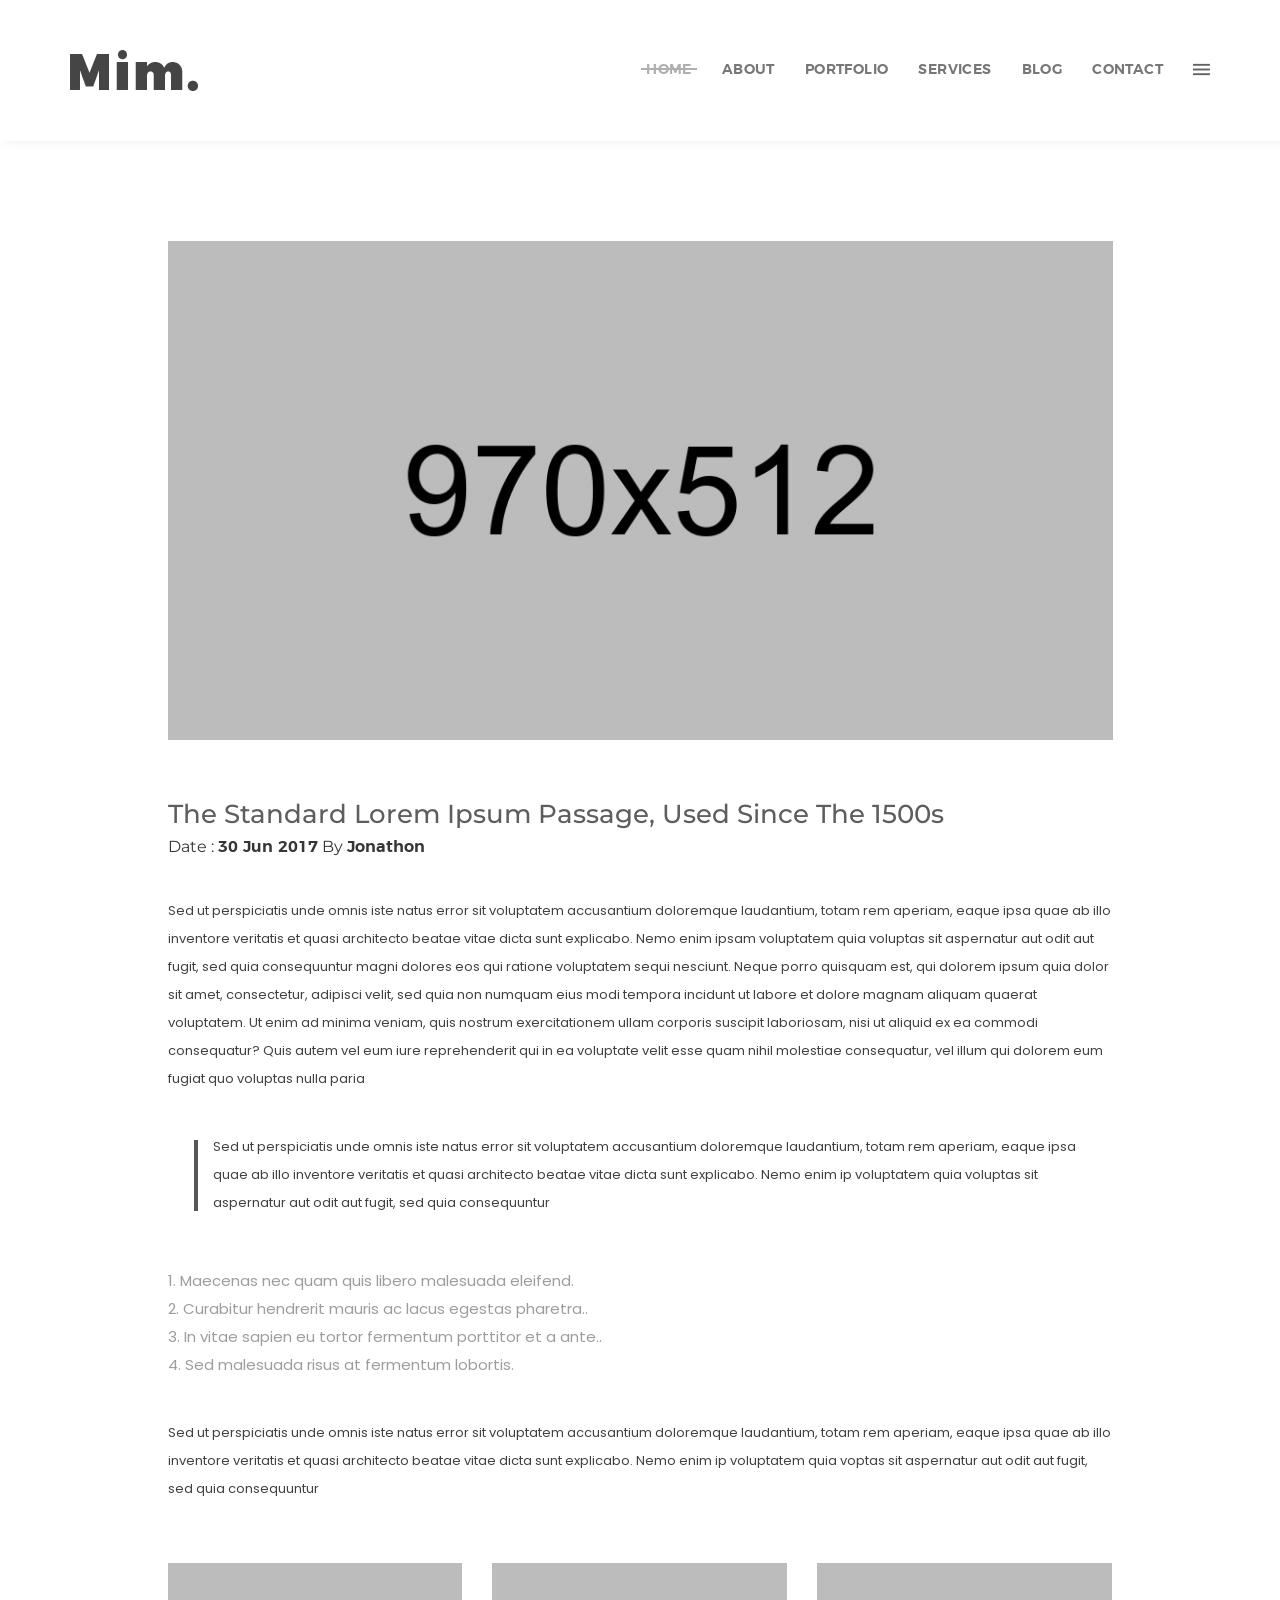
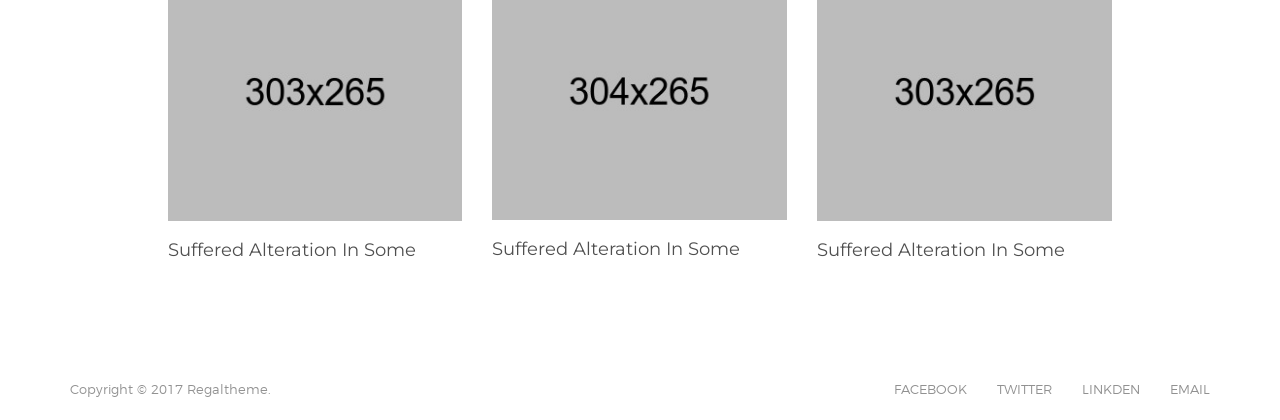
<file: light-blog-details.html>
<!doctype html>
<html class="no-js" lang="en">
    <head>
		<meta charset="utf-8">
        <meta http-equiv="X-UA-Compatible" content="IE=edge">
        <meta name="viewport" content="width=device-width, initial-scale=1">
        <meta name="description" content="Mim is a Personal Portfolio Template">
        <meta name="keywords" content="Personal , Personal portfolio template, Personal portfolio, landing page, material design, portfolio, personal">
        <meta name="author" content="regaltheme.com">
		
        <title>Light Blog Details || Mim</title>
		
		<!-- favicon -->
        <link rel="shortcut icon" type="image/x-icon" href="assets/img/favicon.ico">
		
		<!-- style css -->
		<link rel="stylesheet" href="style.css">
		<!-- modernizr js -->
        <script src="assets/js/vendor/modernizr-2.8.3.min.js"></script>
		
    </head>
    <body>
        <!--[if lt IE 8]>
            <p class="browserupgrade">You are using an <strong>outdated</strong> browser. Please <a href="http://browsehappy.com/">upgrade your browser</a> to improve your experience.</p>
        <![endif]-->
		<!-- HTML5 shim and Respond.js for IE8 support of HTML5 elements and media queries -->
        <!-- WARNING: Respond.js doesn't work if you view the page via file:// -->
        <!--[if lt IE 9]>
          <script src="https://oss.maxcdn.com/html5shiv/3.7.2/html5shiv.min.js"></script>
          <script src="https://oss.maxcdn.com/respond/1.4.2/respond.min.js"></script>
        <![endif]-->
		
		<!-- Loading Bar Start -->
		<div id="loading">
			<div id="loading-center">
				<div id="loading-center-absolute">
					<img src="assets/img/dark-logo.png" alt="Mim" />
					<div class="object" id="object_three"></div>
				</div>
			</div>
		</div>
		<!-- Loading Bar End -->
		<div id="home"></div>
		
		<!-- Header Section Start -->
		<header class="header-style-1 blog-details light-bg">
			<div class="top clearfix">
				<div class="header-top active-sticky ptb-50">
					<div class="container">
						<div class="row">
							<div class="col-xs-6 col-sm-5">
								<div class="left">
									<div class="logo">
										<a href="index.html"><img src="assets/img/dark-logo.png" alt="Mim" /></a>
									</div>
								</div>
							</div>
							<div class="col-xs-6 col-sm-7">
								<div class="right">
									<div class="expand-menu-open floatright">
										<i class="zmdi zmdi-menu"></i>
									</div>
									<nav class="mainmenu onepage-nev floatright">
										<ul class="clearfix">
											<li><a href="index.html#home">Home</a></li>
											<li><a href="index.html#about">About</a></li>
											<li><a href="index.html#portfolio">PORTFOLIO</a></li>
											<li><a href="index.html#service">Services</a></li>
											<li><a href="index.html#blog">Blog</a></li>
											<li><a href="index.html#contact">Contact</a></li>
										</ul>
									</nav>
								</div>
							</div>
						</div>
					</div>
				</div>
				<div class="mainmenu-expand bg-color-2">
					<div class="close-menu">
						<i class="zmdi zmdi-close-circle-o"></i>
					</div>
					<div class="menu-logo">
						<a href="index.html"><img src="assets/img/dark-logo.png" alt="Mim" /></a>
					</div>
					<nav class="mainmenu-box onepage-nev">
						<ul class="clearfix">
							<li><a href="index.html#home">Home</a></li>
							<li><a href="index.html#about">About</a></li>
							<li><a href="index.html#portfolio">PORTFOLIO</a></li>
							<li><a href="index.html#service">Services</a></li>
							<li><a href="index.html#blog">Blog</a></li>
							<li><a href="index.html#contact">Contact</a></li>
						</ul>
					</nav>
				</div>
			</div>
		</header>
		<!-- Header Section End -->
		<!-- Blog Details Section Start -->
		<div class="blog-details-area light-bg section-padding">
			<div class="container">
				<div class="row">
					<div class="col-xs-12 col-sm-10 col-text-center">
						<div class="single-post">
							<div class="img mb-60">
								<img src="assets/img/blog/large.jpg" alt="" />
							</div>
							<div class="text">
								<h3 class="font-26 montserrat weight-medium capitalize mb-10">The standard Lorem Ipsum passage, used since the 1500s</h3>
								<h5 class="capitalize montserrat weight-regular no-margin">Date : <span class="montserrat-600">30 Jun 2017</span> By <span class="montserrat-600">Jonathon</span></h5>
								<p class="ptb-40">Sed ut perspiciatis unde omnis iste natus error sit voluptatem accusantium doloremque laudantium, totam rem aperiam, eaque ipsa quae ab illo inventore veritatis et quasi architecto beatae vitae dicta sunt explicabo. Nemo enim ipsam voluptatem quia voluptas sit aspernatur aut odit aut fugit, sed quia consequuntur magni dolores eos qui ratione voluptatem sequi nesciunt. Neque porro quisquam est, qui dolorem ipsum quia dolor sit amet, consectetur, adipisci velit, sed quia non numquam eius modi tempora incidunt ut labore et dolore magnam aliquam quaerat voluptatem. Ut enim ad minima veniam, quis nostrum exercitationem ullam corporis suscipit laboriosam, nisi ut aliquid ex ea commodi consequatur? Quis autem vel eum iure reprehenderit qui in ea voluptate velit esse quam nihil molestiae consequatur, vel illum qui dolorem eum fugiat quo voluptas nulla paria</p>
								<div class="separate relative">
									<p>Sed ut perspiciatis unde omnis iste natus error sit voluptatem accusantium doloremque laudantium, totam rem aperiam, eaque ipsa quae ab illo inventore veritatis et quasi architecto beatae vitae dicta sunt explicabo. Nemo enim ip voluptatem quia voluptas sit aspernatur aut odit aut fugit, sed quia consequuntur </p>
								</div>
								<ul class="mt-50 mb-40">
									<li>1. Maecenas nec quam quis libero malesuada eleifend.</li>
									<li>2. Curabitur hendrerit mauris ac lacus egestas pharetra..</li>
									<li>3. In vitae sapien eu tortor fermentum porttitor et a ante..</li>
									<li>4. Sed malesuada risus at fermentum lobortis.</li>
								</ul>
								<p class="mb-60">Sed ut perspiciatis unde omnis iste natus error sit voluptatem accusantium doloremque laudantium, totam rem aperiam, eaque ipsa quae ab illo inventore veritatis et quasi architecto beatae vitae dicta sunt explicabo. Nemo enim ip voluptatem quia voptas sit aspernatur aut odit aut fugit, sed quia consequuntur </p>
							</div>
						</div>
						<div class="related-post">
							<div class="row">
								<div class="col-xs-12 col-sm-4 mobile-mb-30">
									<div class="single-related-post">
										<a href="light-blog-details.html"><img src="assets/img/blog/d1.jpg" alt="Post Image" /></a>
										<a href="light-blog-details.html">
											<h4 class="capitalize montserrat no-margin mt-20 weight-regular">Suffered alteration in some</h4>
										</a>
									</div>
								</div>
								<div class="col-xs-12 col-sm-4 mobile-mb-30">
									<div class="single-related-post">
										<a href="light-blog-details.html"><img src="assets/img/blog/d2.jpg" alt="Post Image" /></a>
										<a href="light-blog-details.html">
											<h4 class="capitalize montserrat no-margin mt-20 weight-regular">Suffered alteration in some</h4>
										</a>
									</div>
								</div>
								<div class="col-xs-12 col-sm-4 mobile-mb-30">
									<div class="single-related-post">
										<a href="light-blog-details.html"><img src="assets/img/blog/d3.jpg" alt="Post Image" /></a>
										<a href="light-blog-details.html">
											<h4 class="capitalize montserrat no-margin mt-20 weight-regular">Suffered alteration in some</h4>
										</a>
									</div>
								</div>
							</div>
						</div>
					</div>
				</div>
			</div>
		</div>
		<!-- Blog Details Section End -->
		<!-- Footer Section Start -->
		<footer class="footer bg-color-1 ptb-20">
			<div class="container">
				<div class="row">
					<div class="col-xs-12">
						<div class="left floatleft">
							<p>Copyright &copy; 2017 <a href="https://themeforest.net/user/regaltheme" target="_blank">Regaltheme</a>.</p>
						</div>
						<div class="right social-link floatright">
							<ul class="clearfix">
								<li><a href="http://www.facebook.com" target="_blank">Facebook</a></li>
								<li><a href="http://www.twitter.com" target="_blank">Twitter</a></li>
								<li><a href="http://www.linkedin.com" target="_blank">Linkden</a></li>
								<li><a href="mailto:regaltheme@gmail.com" target="_blank">Email</a></li>
							</ul>
						</div>
					</div>
				</div>
			</div>
		</footer>
		<!-- Footer Section End -->
		
		<!-- All JS Here -->
		<!-- jQuery Latest Version -->
        <script src="assets/js/vendor/jquery-1.12.4.min.js"></script>
		<!-- Bootstrap JS -->
        <script src="assets/js/bootstrap.min.js"></script>
		<!-- One Page Nav JS -->
        <script src="assets/js/one-page-nav.js"></script>
		<!-- Waypoints JS -->
        <script src="assets/js/waypoints.min.js"></script>
		<!-- Progressbar JS -->
        <script src="assets/js/progressbar.js"></script>
		<!-- Isotope -->
        <script src="assets/js/isotope.pkgd.js"></script>
		<!-- Isotope -->
        <script src="assets/js/jquery.validate.min.js"></script>
		<!-- Slick Slider JS -->
        <script src="assets/js/slick.min.js"></script>
		<!-- Fancybox JS -->
        <script src="assets/js/jquery.fancybox.pack.js"></script>
		<!-- Plugins JS -->
        <script src="assets/js/plugins.js"></script>
		<!-- main JS -->
        <script src="assets/js/main.js"></script>
    </body>
</html>
</file>
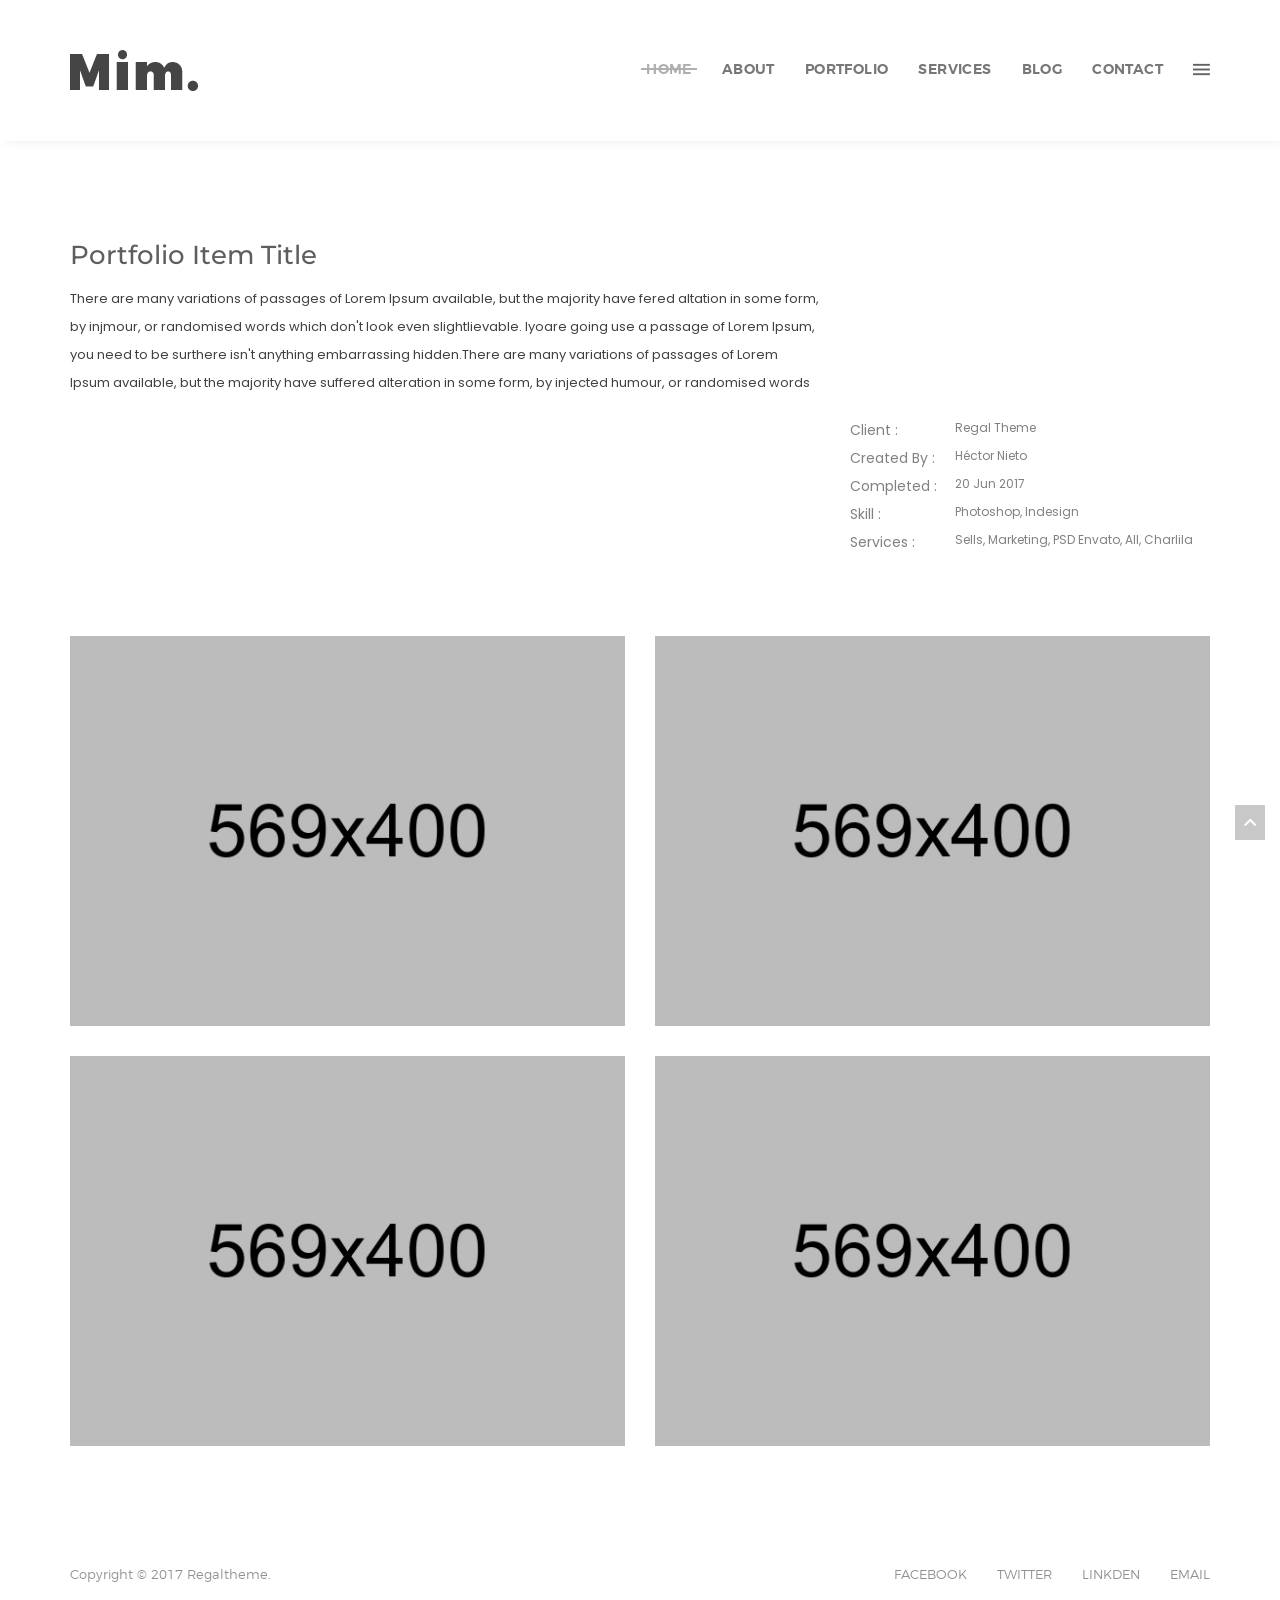
<file: light-portfolio-details.html>
<!doctype html>
<html class="no-js" lang="en">
    <head>
		<meta charset="utf-8">
        <meta http-equiv="X-UA-Compatible" content="IE=edge">
        <meta name="viewport" content="width=device-width, initial-scale=1">
        <meta name="description" content="Mim is a Personal Portfolio Template">
        <meta name="keywords" content="Personal , Personal portfolio template, Personal portfolio, landing page, material design, portfolio, personal">
        <meta name="author" content="regaltheme.com">
		
        <title>Light Portfolio Details || Mim</title>
		
		<!-- favicon -->
        <link rel="shortcut icon" type="image/x-icon" href="assets/img/favicon.ico">
		
		<!-- style css -->
		<link rel="stylesheet" href="style.css">
		<!-- modernizr js -->
        <script src="assets/js/vendor/modernizr-2.8.3.min.js"></script>
		
    </head>
    <body>
        <!--[if lt IE 8]>
            <p class="browserupgrade">You are using an <strong>outdated</strong> browser. Please <a href="http://browsehappy.com/">upgrade your browser</a> to improve your experience.</p>
        <![endif]-->
		<!-- HTML5 shim and Respond.js for IE8 support of HTML5 elements and media queries -->
        <!-- WARNING: Respond.js doesn't work if you view the page via file:// -->
        <!--[if lt IE 9]>
          <script src="https://oss.maxcdn.com/html5shiv/3.7.2/html5shiv.min.js"></script>
          <script src="https://oss.maxcdn.com/respond/1.4.2/respond.min.js"></script>
        <![endif]-->
		
		<!-- Loading Bar Start -->
		<div id="loading">
			<div id="loading-center">
				<div id="loading-center-absolute">
					<img src="assets/img/dark-logo.png" alt="Mim" />
					<div class="object" id="object_three"></div>
				</div>
			</div>
		</div>
		<!-- Loading Bar End -->
		<div id="home"></div>
		
		<!-- Header Section Start -->
		<header class="header-style-1 portfolio-details light-bg">
			<div class="top clearfix">
				<div class="header-top active-sticky ptb-50">
					<div class="container">
						<div class="row">
							<div class="col-xs-6 col-sm-5">
								<div class="left">
									<div class="logo">
										<a href="index.html"><img src="assets/img/dark-logo.png" alt="Mim" /></a>
									</div>
								</div>
							</div>
							<div class="col-xs-6 col-sm-7">
								<div class="right">
									<div class="expand-menu-open floatright">
										<i class="zmdi zmdi-menu"></i>
									</div>
									<nav class="mainmenu onepage-nev floatright">
										<ul class="clearfix">
											<li><a href="index.html#home">Home</a></li>
											<li><a href="index.html#about">About</a></li>
											<li><a href="index.html#portfolio">PORTFOLIO</a></li>
											<li><a href="index.html#service">Services</a></li>
											<li><a href="index.html#blog">Blog</a></li>
											<li><a href="index.html#contact">Contact</a></li>
										</ul>
									</nav>
								</div>
							</div>
						</div>
					</div>
				</div>
				<div class="mainmenu-expand bg-color-2">
					<div class="close-menu">
						<i class="zmdi zmdi-close-circle-o"></i>
					</div>
					<div class="menu-logo">
						<a href="index.html"><img src="assets/img/dark-logo.png" alt="Mim" /></a>
					</div>
					<nav class="mainmenu-box onepage-nev">
						<ul class="clearfix">
							<li><a href="index.html#home">Home</a></li>
							<li><a href="index.html#about">About</a></li>
							<li><a href="index.html#portfolio">PORTFOLIO</a></li>
							<li><a href="index.html#service">Services</a></li>
							<li><a href="index.html#blog">Blog</a></li>
							<li><a href="index.html#contact">Contact</a></li>
						</ul>
					</nav>
				</div>
			</div>
		</header>
		<!-- Header Section End -->
		<!-- Portfolio Details Section Start -->
		<div class="portfolio-details-area light-bg section-padding">
			<div class="container">
				<div class="row">
					<div class="col-xs-12 col-sm-8">
						<div class="portfolio-description single-post">
							<h3 class="font-26 montserrat weight-medium capitalize">Portfolio Item Title</h3>
							<p>There are many variations of passages of Lorem Ipsum available, but the majority have fered altation in some form, by injmour, or randomised words which don't look even slightlievable. Iyoare going use a passage of Lorem Ipsum, you need to be surthere isn't anything embarrassing hidden.There are many variations of passages of Lorem Ipsum available, but the majority have suffered alteration in some form, by injected humour, or randomised words </p>
						</div>
					</div>
					<div class="col-xs-12 col-sm-4">
						<div class="portfolio-sidebar pt-45">
							<ul>
								<li><span>Client :</span> <p>Regal Theme</p></li>
								<li><span>Created By :</span> <p>Héctor Nieto</p></li>
								<li><span>Completed :</span> <p>20 Jun 2017</p></li>
								<li><span>Skill :</span> <p>Photoshop, Indesign</p></li>
								<li><span>Services :</span> <p>Sells, Marketing, PSD Envato, All, Charlila</p></li>
							</ul>
						</div>
					</div>
				</div>
				<div class="row">
					<div class="col-xs-12">
						<div class="project-gallery pt-80">
							<div class="row">
								<div class="col-xs-12 col-sm-6 mb-30">
									<a href="assets/img/portfolio/details/1.jpg" class="fancybox">
										<img src="assets/img/portfolio/details/1.jpg" alt="Project Image" />
									</a>
								</div>
								<div class="col-xs-12 col-sm-6 mb-30">
									<a href="assets/img/portfolio/details/2.jpg" class="fancybox">
										<img src="assets/img/portfolio/details/2.jpg" alt="Project Image" />
									</a>
								</div>
							</div>
							<div class="row">
								<div class="col-xs-12 col-sm-6 mobile-mb-30">
									<a href="assets/img/portfolio/details/3.jpg" class="fancybox">
										<img src="assets/img/portfolio/details/3.jpg" alt="Project Image" />
									</a>
								</div>
								<div class="col-xs-12 col-sm-6">
									<a href="assets/img/portfolio/details/4.jpg" class="fancybox">
										<img src="assets/img/portfolio/details/4.jpg" alt="Project Image" />
									</a>
								</div>
							</div>
						</div>
					</div>
				</div>
			</div>
		</div>
		<!-- Footer Section End -->
		<!-- Footer Section Start -->
		<footer class="footer bg-color-1 ptb-20">
			<div class="container">
				<div class="row">
					<div class="col-xs-12">
						<div class="left floatleft">
							<p>Copyright &copy; 2017 <a href="https://themeforest.net/user/regaltheme" target="_blank">Regaltheme</a>.</p>
						</div>
						<div class="right social-link floatright">
							<ul class="clearfix">
								<li><a href="http://www.facebook.com" target="_blank">Facebook</a></li>
								<li><a href="http://www.twitter.com" target="_blank">Twitter</a></li>
								<li><a href="http://www.linkedin.com" target="_blank">Linkden</a></li>
								<li><a href="mailto:regaltheme@gmail.com" target="_blank">Email</a></li>
							</ul>
						</div>
					</div>
				</div>
			</div>
		</footer>
		<!-- Footer Section End -->
		
		<!-- All JS Here -->
		<!-- jQuery Latest Version -->
        <script src="assets/js/vendor/jquery-1.12.4.min.js"></script>
		<!-- Bootstrap JS -->
        <script src="assets/js/bootstrap.min.js"></script>
		<!-- One Page Nav JS -->
        <script src="assets/js/one-page-nav.js"></script>
		<!-- Waypoints JS -->
        <script src="assets/js/waypoints.min.js"></script>
		<!-- Progressbar JS -->
        <script src="assets/js/progressbar.js"></script>
		<!-- Isotope -->
        <script src="assets/js/isotope.pkgd.js"></script>
		<!-- Isotope -->
        <script src="assets/js/jquery.validate.min.js"></script>
		<!-- Slick Slider JS -->
        <script src="assets/js/slick.min.js"></script>
		<!-- Fancybox JS -->
        <script src="assets/js/jquery.fancybox.pack.js"></script>
		<!-- Plugins JS -->
        <script src="assets/js/plugins.js"></script>
		<!-- main JS -->
        <script src="assets/js/main.js"></script>
    </body>
</html>
</file>
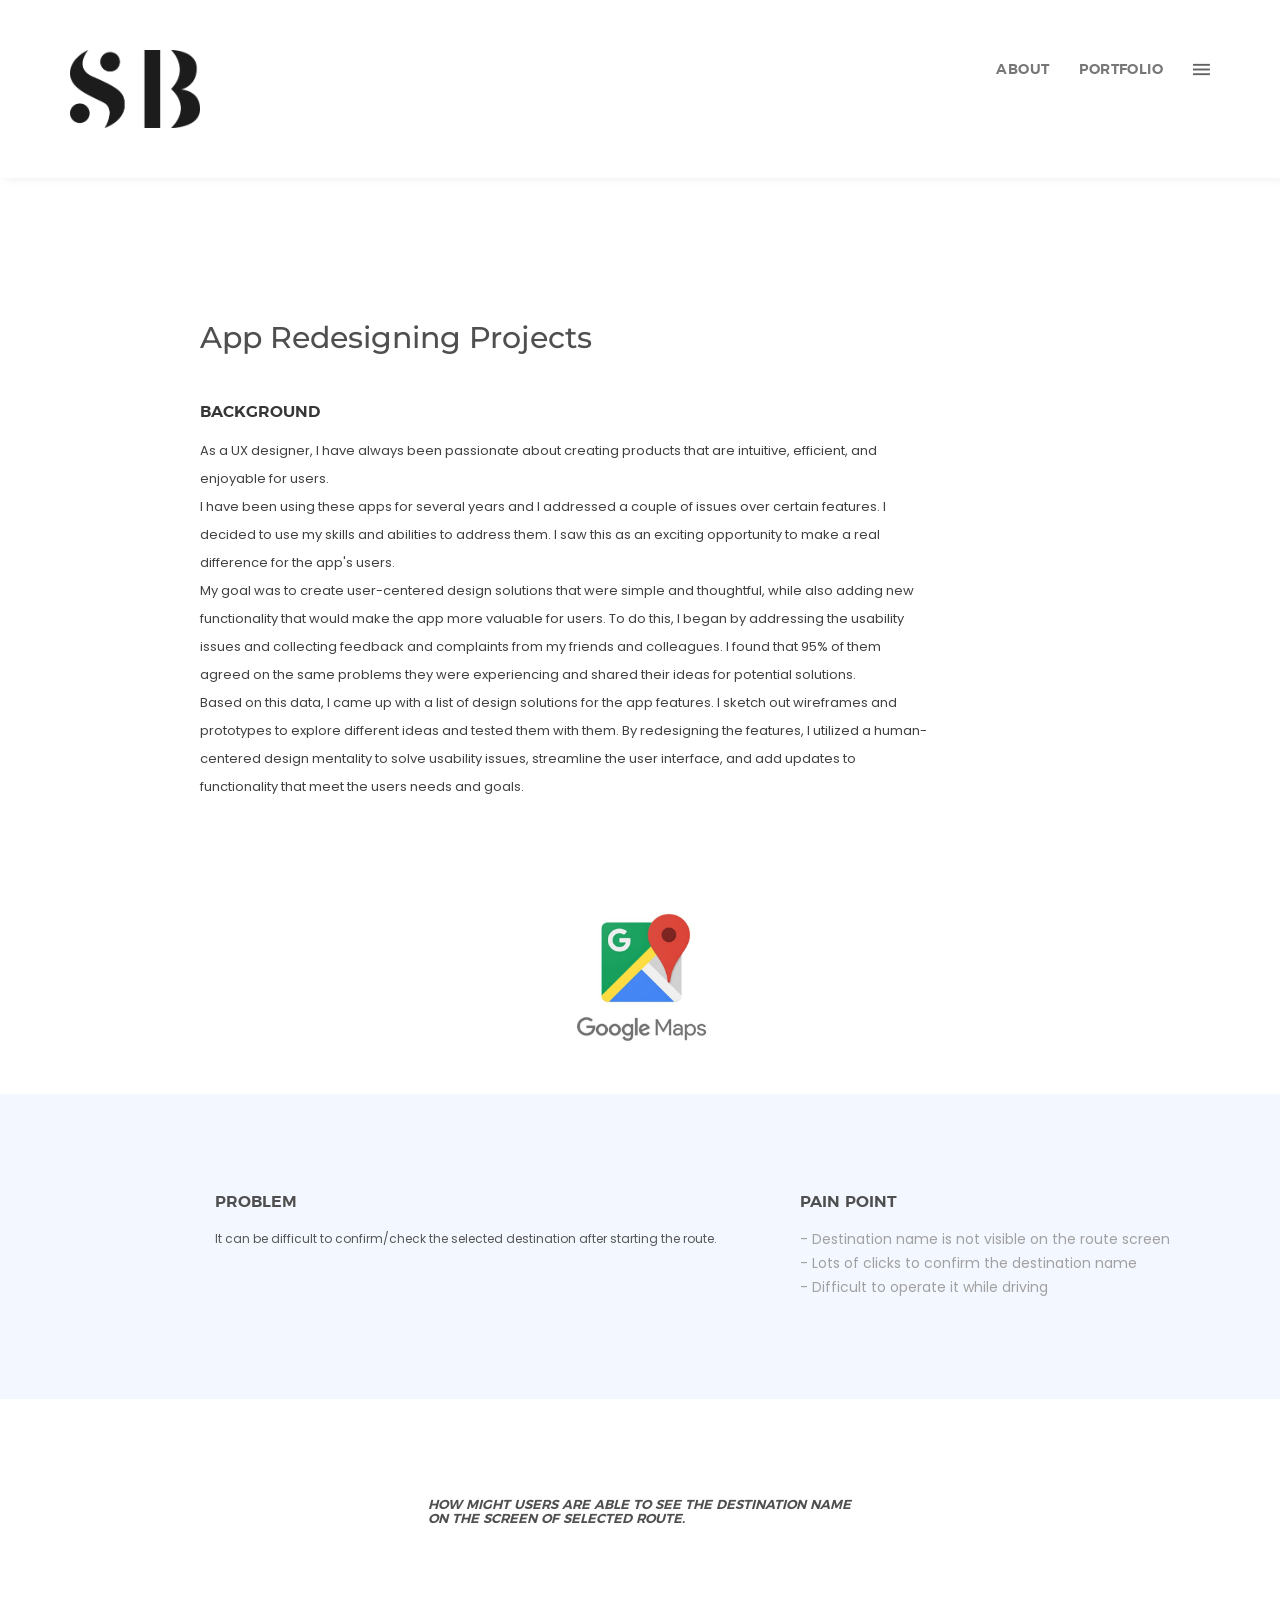
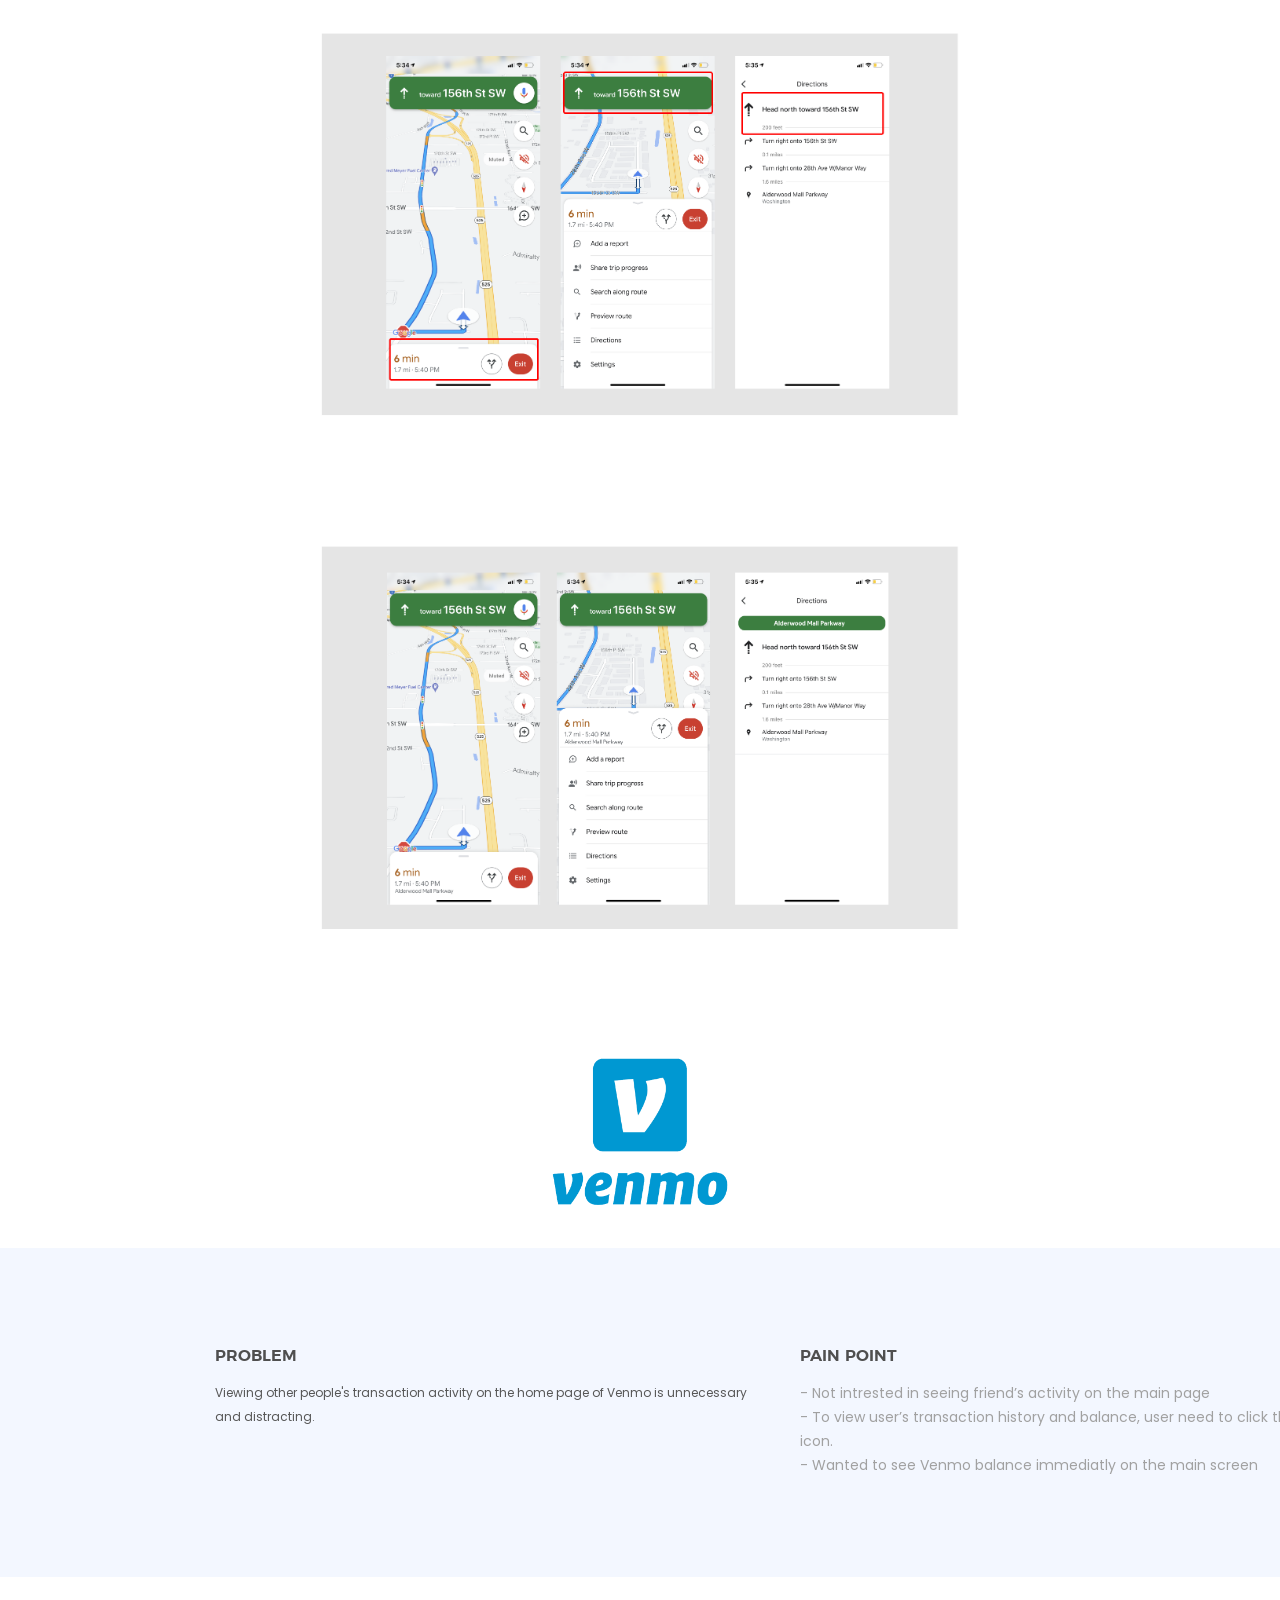
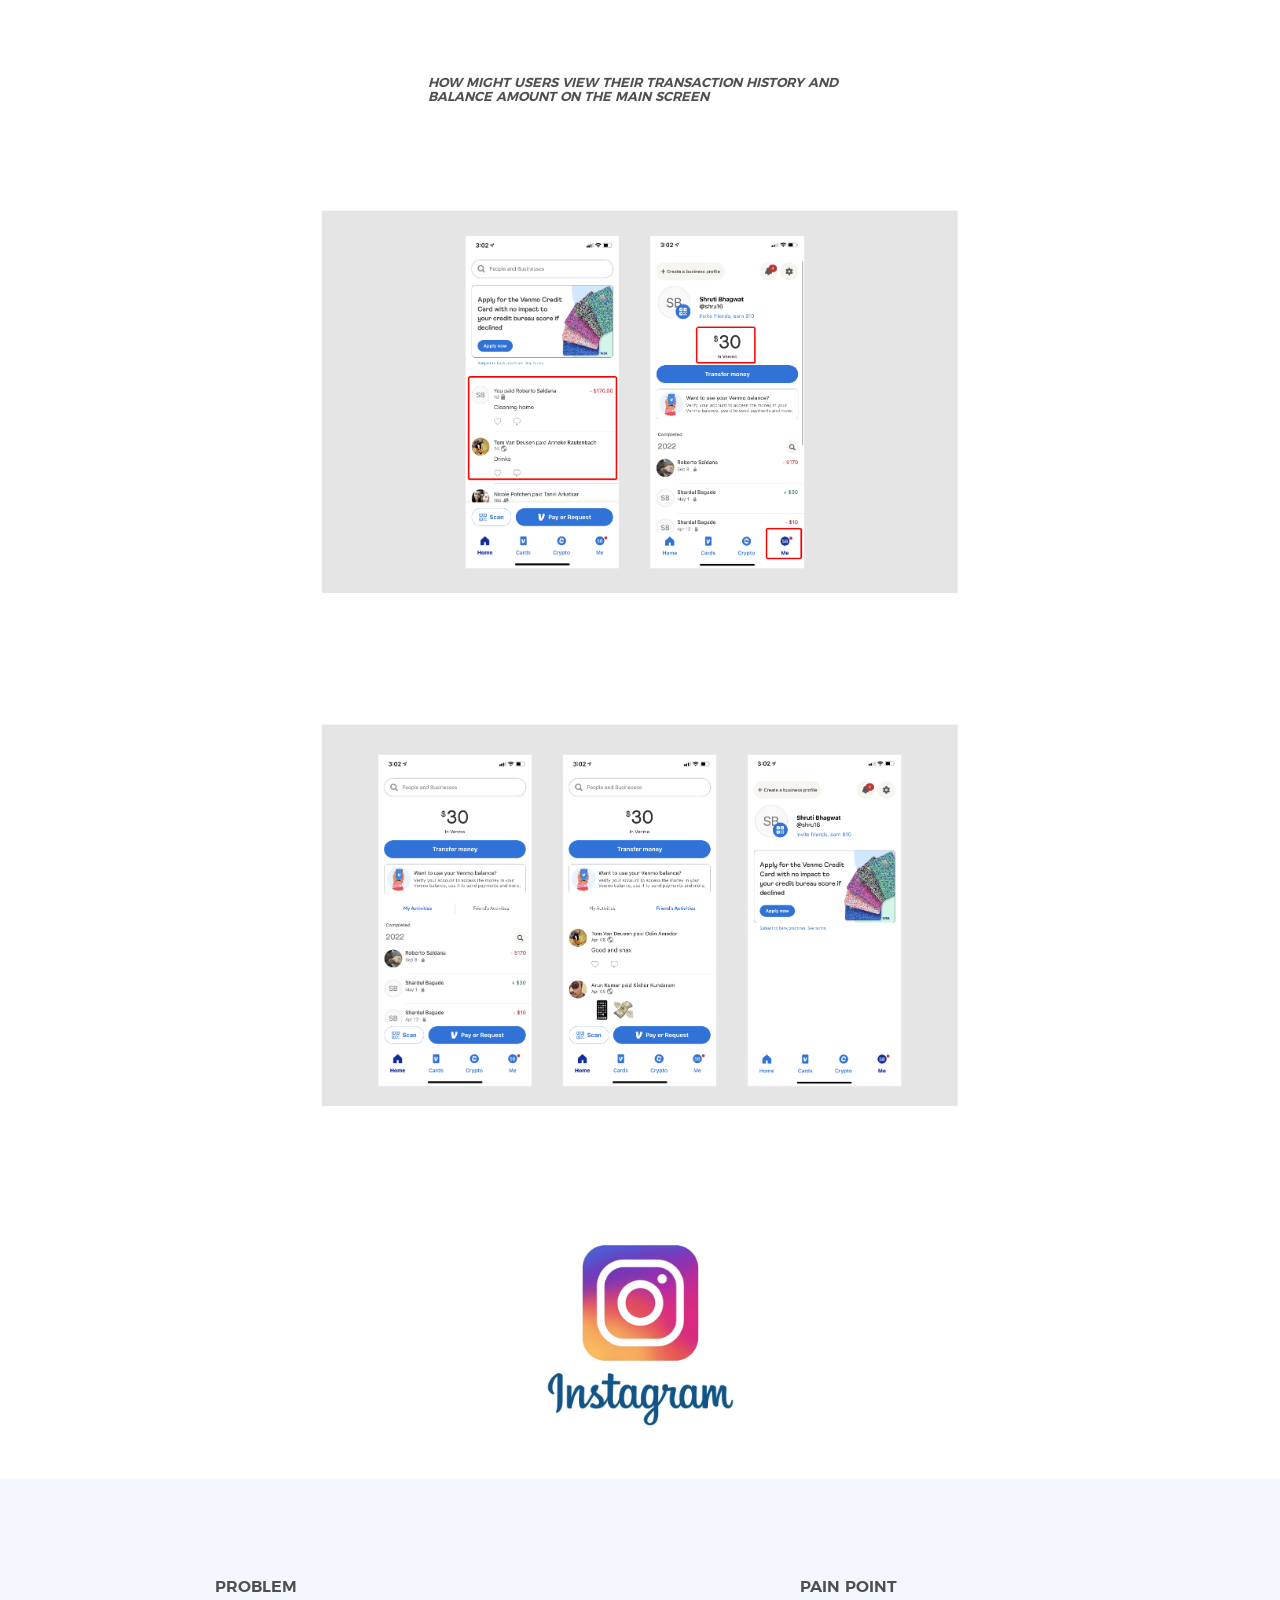
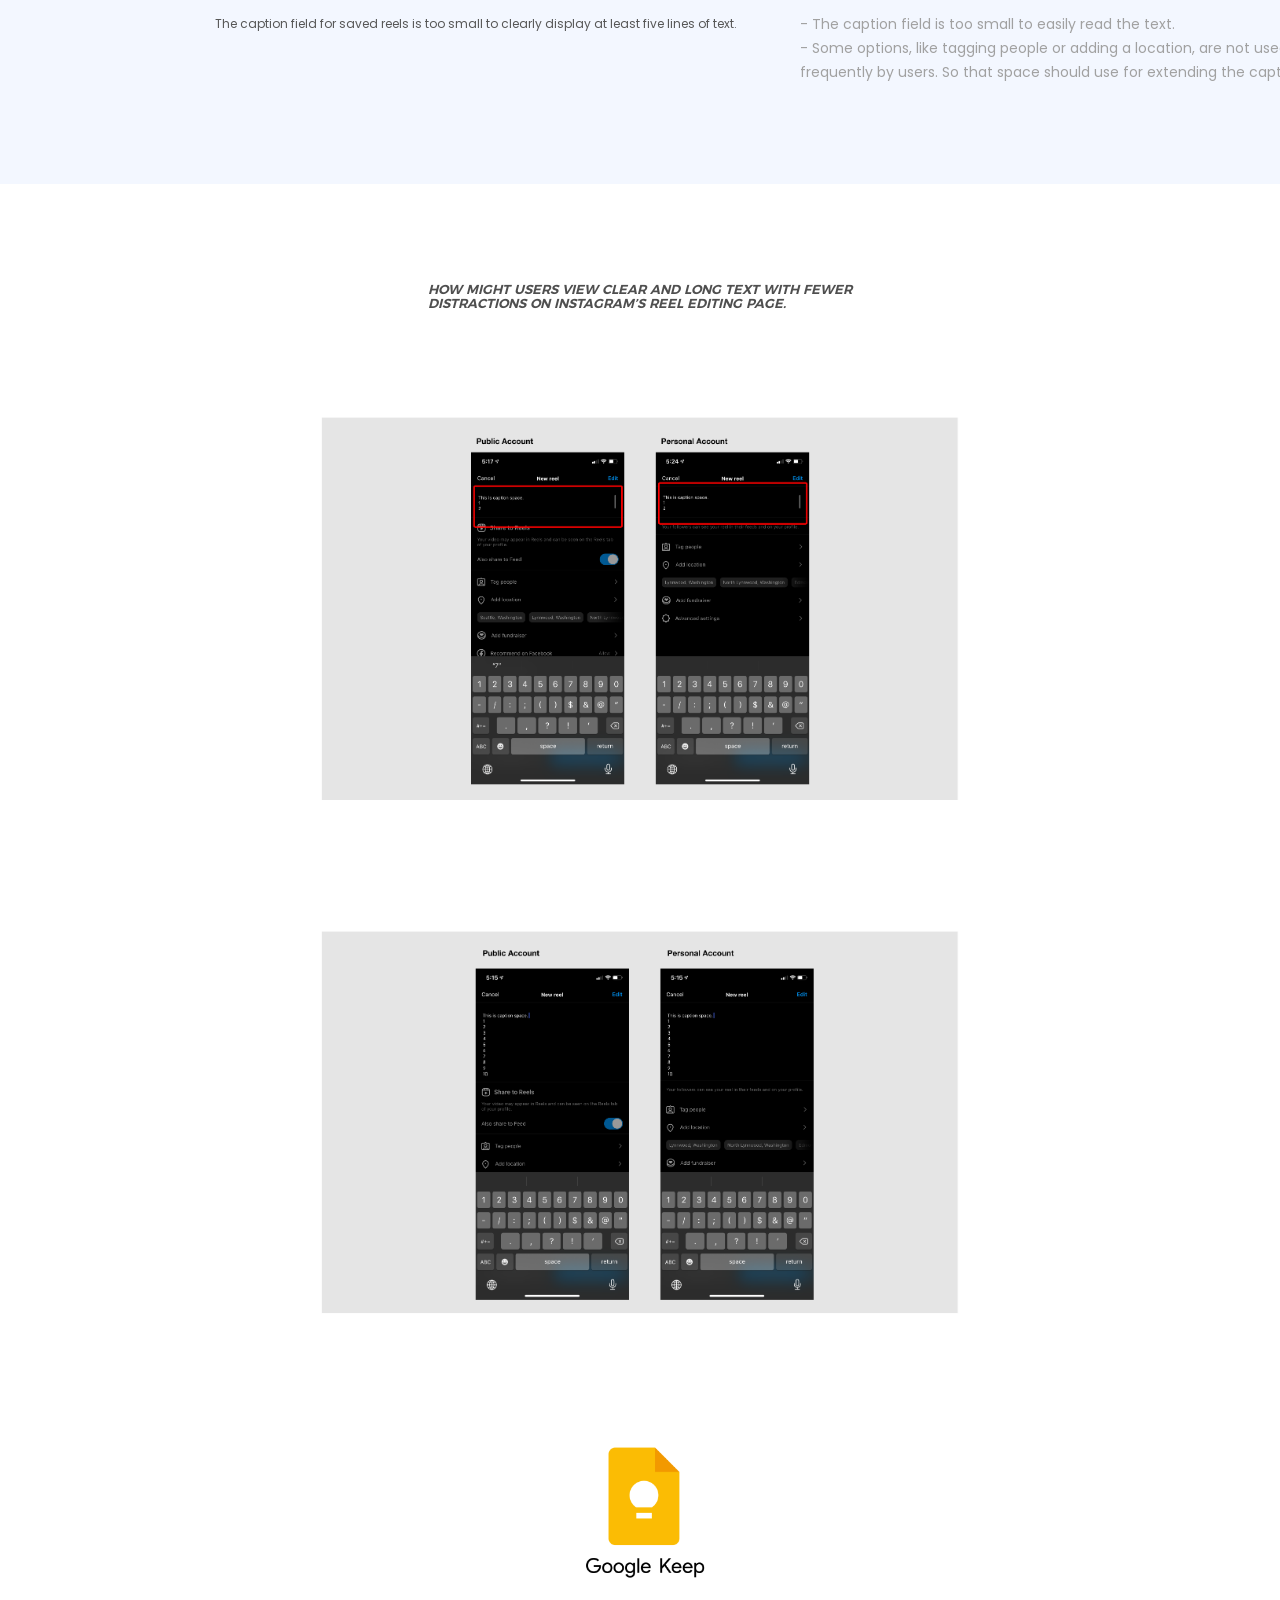
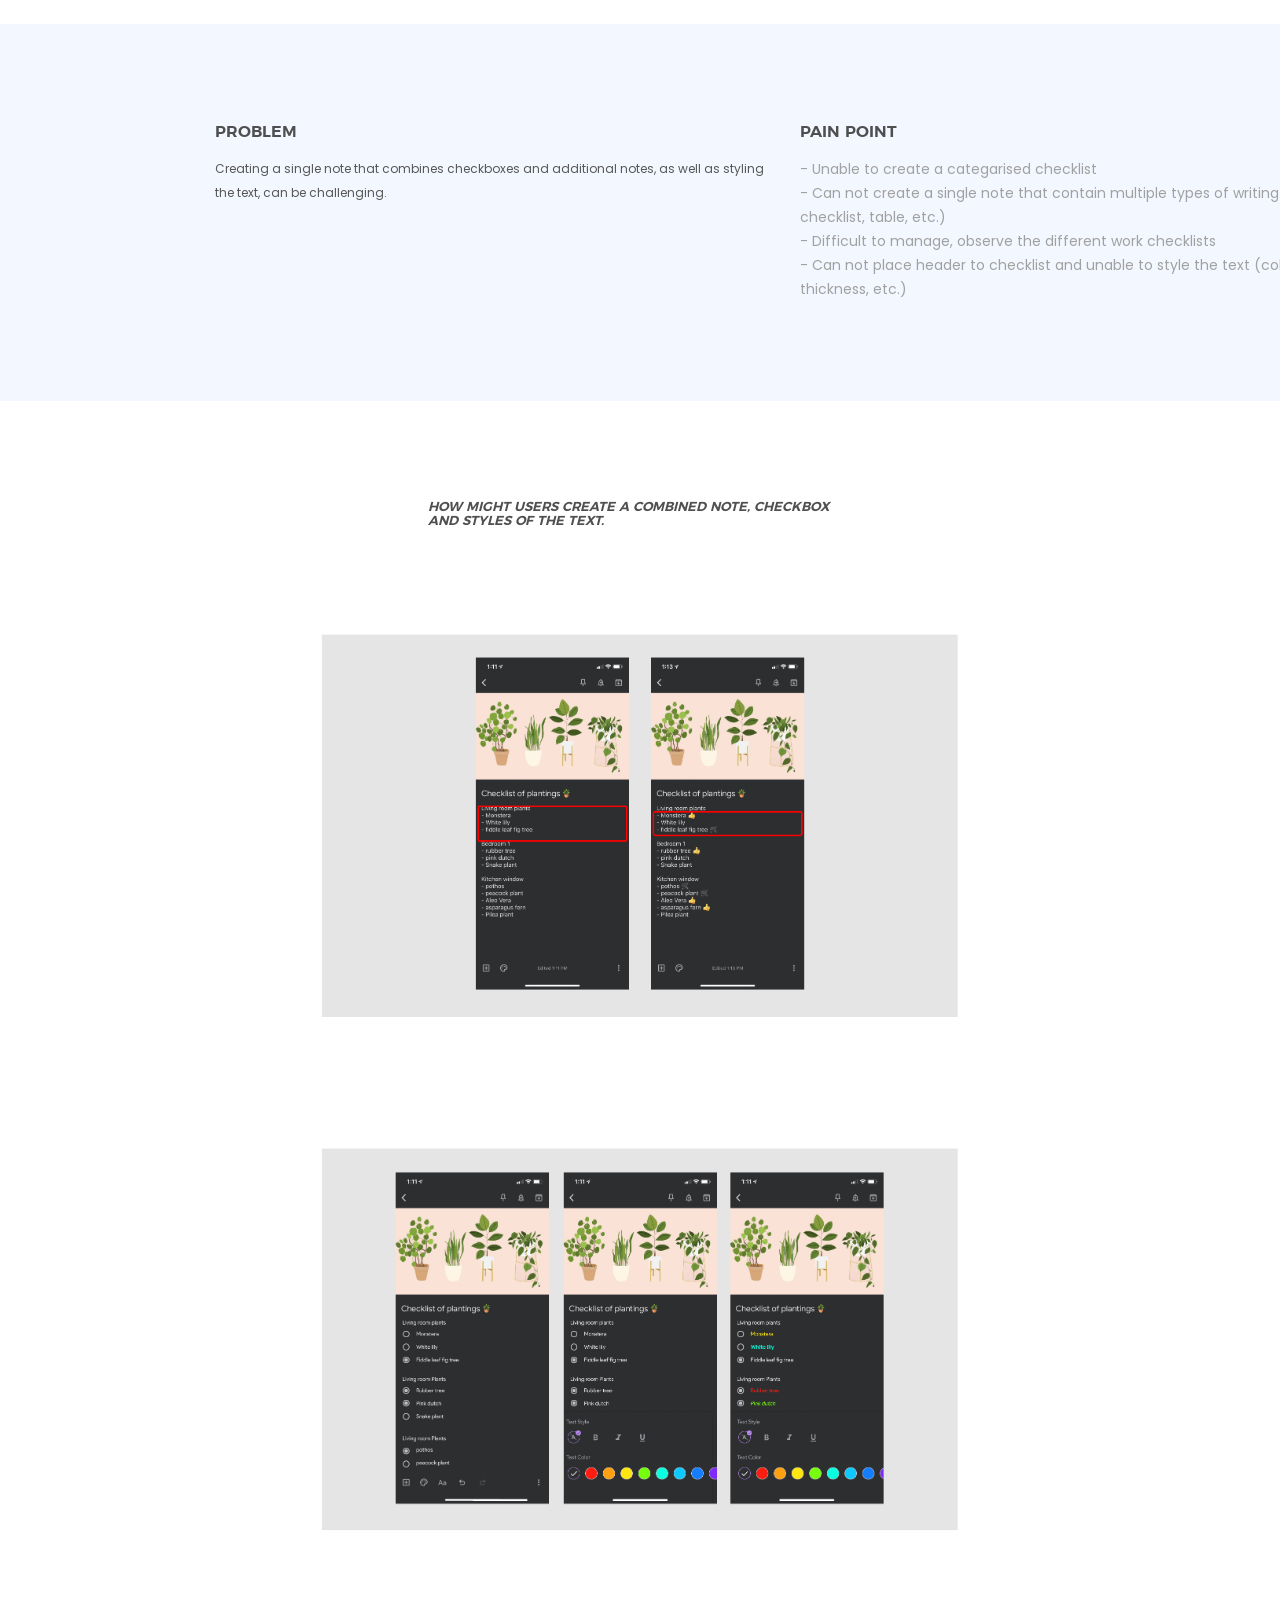
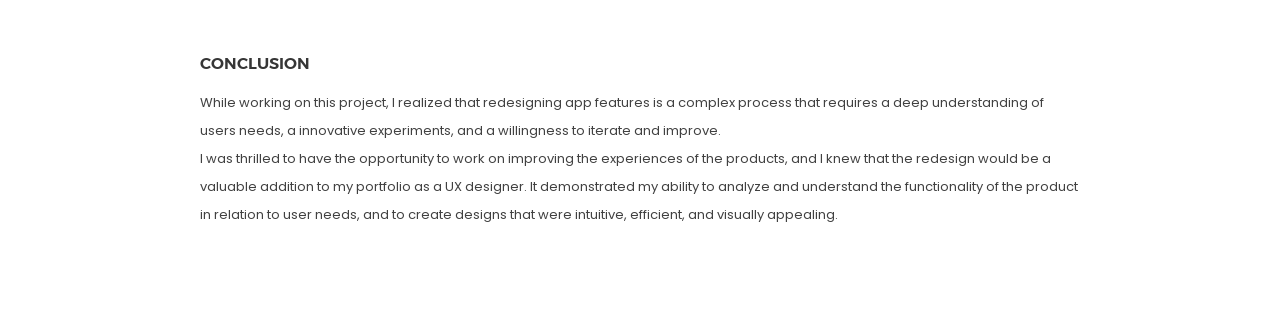
<file: portfolio-pages/App redesigning projects/App redesigning projects.html>
<!DOCTYPE html>
<html class="no-js" lang="en">

<head>
	<meta charset="utf-8" />
	<meta http-equiv="X-UA-Compatible" content="IE=edge" />
	<meta name="viewport" content="width=device-width, initial-scale=1" />
	<meta name="description" content="Mim is a Personal Portfolio Template" />
	<meta name="keywords"
		content="Personal , Personal portfolio template, Personal portfolio, landing page, material design, portfolio, personal" />
	<meta name="author" content="regaltheme.com" />

	<title>Terra Portfolio Details || SB</title>

	<!-- favicon -->
	<link rel="shortcut icon" type="image/x-icon" href="../../assets/img/sb-favicon.png" />

	<!-- style css -->
	<link rel="stylesheet" href="../../style.css" />
	<!-- modernizr js -->
	<script src="../../assets/js/vendor/modernizr-2.8.3.min.js"></script>
</head>

<body>
	<!--[if lt IE 8]>
      <p class="browserupgrade">
        You are using an <strong>outdated</strong> browser. Please
        <a href="http://browsehappy.com/">upgrade your browser</a> to improve
        your experience.
      </p>
    <![endif]-->
	<!-- HTML5 shim and Respond.js for IE8 support of HTML5 elements and media queries -->
	<!-- WARNING: Respond.js doesn't work if you view the page via file:// -->
	<!--[if lt IE 9]>
      <script src="https://oss.maxcdn.com/html5shiv/3.7.2/html5shiv.min.js"></script>
      <script src="https://oss.maxcdn.com/respond/1.4.2/respond.min.js"></script>
    <![endif]-->

	<!-- Loading Bar Start -->
	<div id="loading">
		<div id="loading-center">
			<div id="loading-center-absolute">
				<img src="../../assets/img/SB_logo.png" alt="Mim" />
				<div class="object" id="object_three"></div>
			</div>
		</div>
	</div>
	<!-- Loading Bar End -->
	<div id="home"></div>

	<!-- Header Section Start -->
	<header class="header-style-1 portfolio-details light-bg">
		<div class="top clearfix">
			<div class="header-top active-sticky ptb-50">
				<div class="container">
					<div class="row">
						<div class="col-xs-6 col-sm-5">
							<div class="left">
								<div class="logo">
									<a href="../../index.html"><img src="../../assets/img/SB_logo.png" alt="Mim" /></a>
								</div>
							</div>
						</div>
						<div class="col-xs-6 col-sm-7">
							<div class="right">
								<div class="expand-menu-open floatright">
									<i class="zmdi zmdi-menu"></i>
								</div>
								<nav class="mainmenu onepage-nev floatright">
									<ul class="clearfix">
										<!-- <li><a href="index.html#home">Home</a></li> -->
										<li><a href="../../about-me.html">About</a></li>
										<li><a href="../../index.html#portfolio">PORTFOLIO</a></li>
										<!-- <li><a href="index.html#service">Services</a></li>
										<li><a href="index.html#blog">Blog</a></li>
										<li><a href="index.html#contact">Contact</a></li> -->
									</ul>
								</nav>
							</div>
						</div>
					</div>
				</div>
			</div>
			<div class="mainmenu-expand bg-color-2">
				<div class="close-menu">
					<i class="zmdi zmdi-close-circle-o"></i>
				</div>
				<div class="menu-logo">
					<a href="index.html"><img src="../../assets/img/sb-favicon.png" alt="Mim" /></a>
				</div>
				<nav class="mainmenu-box onepage-nev">
					<ul class="clearfix">
						<!-- <li><a href="../../index.html">Home</a></li> -->
						<li><a href="../../index.html">About</a></li>
						<li><a href="index.html#portfolio">PORTFOLIO</a></li>
						<!-- <li><a href="index.html#service">Services</a></li>
						<li><a href="index.html#blog">Blog</a></li>
						<li><a href="index.html#contact">Contact</a></li> -->
					</ul>
				</nav>
			</div>
		</div>
	</header>
	<!-- Header Section End -->
	<!-- Portfolio Details Section Start -->
	<div class="portfolio-details-area light-bg section-padding">
		<div class="portfolio container-fluid">
			<div class="row">
				<div class="col-xs-12 col-sm-10">
					<div class="portfolio-description single-post">
						<h1 class="font-30 montserrat weight-medium capitalize">
							App Redesigning Projects
						</h1>

						<h5>Background</h5>
						<p>
							As a UX designer, I have always been passionate about creating products that 
							are intuitive, efficient, and enjoyable for users.  </p>

							<p> 
								I have been using these apps for several years and I addressed a couple of issues 
								over certain features. I decided to use my skills and abilities to address them. 
								I saw this as an exciting opportunity to make a real difference for the app's users.</p>
		
									
									
								<p>My goal was to create user-centered design solutions that were simple and thoughtful,
								 while also adding new functionality that would make the app more valuable for users. 
								To do this, I began by addressing the usability issues and collecting feedback and complaints 
								from my friends and colleagues. I found that 95% of them agreed on the same problems they were
								 experiencing and shared their ideas for potential solutions. </p>
								
							<p>Based on this data, I came up with a list of design solutions for the app features. I sketch
								 out wireframes and prototypes to explore different ideas and tested them with them. 
								By redesigning the features, I utilized a human-centered design mentality to solve usability issues, 
								streamline the user interface, and add updates to functionality that meet the users needs and goals.

						</p>
					</div>
				</div>
				
			</div>

		
<!-- .......................................New -app -section........................................ -->
	<!-- .......................................G-map logo -section........................................ -->

		<div class="row">
			<div class="col-xs-12 col-sm-4"> 
            </div>

			<div class="col-xs-12 col-sm-4">
				<div class="portfolio-description single-post problem-solution">				
					<a href="../../assets/img/App-img/Logo-Google-Maps.jpeg" class="fancybox">
							<img src="../../assets/img/App-img/Logo-Google-Maps.jpeg" alt="Project Image" />
					</a>
				</div>
			</div>

			<div class="col-xs-12 col-sm-4"> 
            </div>

		</div>

	<!-- ........................................Problem-section..................................... -->

			<section class="service-area bg-color-app-1 section-padding" id="service">
				<div class="container">
					<div class="row">
						<div class="col-xs-12 col-sm-6 ">
							<h5>Problem</h5>
						<p>
							It can be difficult to confirm/check the selected destination after starting the route.
						</p>
						</div>
						<div class="col-xs-12 col-sm-6 ">
							<h5>Pain Point</h5>
							<p>
								<ul>
									<li>
											-  Destination name is not visible on the route screen 
									</li>
									<li>
											- Lots of clicks to confirm the destination name
									</li>
									<li>
											- Difficult to operate it while driving
									</li>							
									</ul>
								</p>
						</div>
					</div>
					
				</div>
			</section>



	<!-- ........................................how-might-section..................................... -->

		<div class="row">
			<div class="col-xs-12 col-sm-3 ">   </div>
				
      
			<div class="col-xs-12 col-sm-6 ">
				<div class="portfolio-description single-post problem-solution">
					<h6>How might users are able to see the destination name on the screen of selected route. </h6>
			</div>
			</div>

			<div class="col-xs-12 col-sm-3 ">   </div>

		</div>
	


	<!-- ........................................Images-section............................................ -->

	<div class="row">
		<div class="col-xs-12">

			<div class="project-gallery pt-80">
				<a href="../../assets/img/App-img/g-map-1.png" class="fancybox">
					<img src="../../assets/img/App-img/g-map-1.png" alt="Project Image" />
				</a>
			</div>

			<div class="project-gallery pt-80">
				<a href="../../assets/img/App-img/g-map-2.png" class="fancybox">
					<img src="../../assets/img/App-img/g-map-2.png" alt="Project Image" />
				</a>
			</div>


		</div>
	</div>


<!-- .......................................New -app -section........................................ -->				
<!-- ....................................... Venmo logo -section........................................ -->

<div class="row">
	<div class="col-xs-12 col-sm-4"> 
	</div>

	<div class="col-xs-12 col-sm-4">
		<div class="portfolio-description single-post problem-solution">				
			<a href="../../assets/img/App-img/Venmo-Logo.png" class="fancybox">
					<img src="../../assets/img/App-img/Venmo-Logo.png" alt="Project Image" />
			</a>
		</div>
	</div>

	<div class="col-xs-12 col-sm-4"> 
	</div>

</div>

<!-- ........................................Problem-section..................................... -->

	<section class="service-area bg-color-app-1 section-padding" id="service">
		<div class="container">
			<div class="row">
				<div class="col-xs-12 col-sm-6 ">
					<h5>Problem</h5>
				<p>
					Viewing other people's transaction activity on the home page of Venmo is unnecessary and distracting.
				</p>
				</div>
				<div class="col-xs-12 col-sm-6 ">
					<h5>Pain Point</h5>
					<p>
						<ul>
							<li>
									-  Not intrested in seeing friend’s activity on the main page
							</li>
							<li>
									- To view user’s transaction history and balance, user need to click the 'me' icon.
							</li>
							<li>
									- Wanted to see Venmo balance immediatly on the main screen 

							</li>							
							</ul>
						</p>
				</div>
			</div>
			
		</div>
	</section>



<!-- ........................................how-might-section..................................... -->

<div class="row">
	<div class="col-xs-12 col-sm-3 ">   </div>
		

	<div class="col-xs-12 col-sm-6 ">
		<div class="portfolio-description single-post problem-solution">
			<h6>   How might users view their transaction history and balance amount on the main screen    </h6>
	</div>
	</div>

	<div class="col-xs-12 col-sm-3 ">   </div>

</div>



<!-- ........................................Images-section............................................ -->

<div class="row">
<div class="col-xs-12">

	<div class="project-gallery pt-80">
		<a href="../../assets/img/App-img/venmo-1.png" class="fancybox">
			<img src="../../assets/img/App-img/venmo-1.png" alt="Project Image" />
		</a>
	</div>

	<div class="project-gallery pt-80">
		<a href="../../assets/img/App-img/venmo-2.png" class="fancybox">
			<img src="../../assets/img/App-img/venmo-2.png" alt="Project Image" />
		</a>
	</div>


</div>
</div>



<!-- .......................................New -app -section........................................ -->				
<!-- ....................................... Instagram logo -section........................................ -->

<div class="row">
	<div class="col-xs-12 col-sm-4"> 
	</div>

	<div class="col-xs-12 col-sm-4">
		<div class="portfolio-description single-post problem-solution">				
			<a href="../../assets/img/App-img/Instagram-app-logo.jpeg" class="fancybox">
					<img src="../../assets/img/App-img/Instagram-app-logo.jpeg" alt="Project Image" />
			</a>
		</div>
	</div>

	<div class="col-xs-12 col-sm-4"> 
	</div>

</div>

<!-- ........................................Problem-section..................................... -->

	<section class="service-area bg-color-app-1 section-padding" id="service">
		<div class="container">
			<div class="row">
				<div class="col-xs-12 col-sm-6 ">
					<h5>Problem</h5>
				<p>
					The caption field for saved reels is too small to clearly display at least five lines of text.
				</p>
				</div>
				<div class="col-xs-12 col-sm-6 ">
					<h5>Pain Point</h5>
					<p>
						<ul>
							<li>
									-  The caption field is too small to easily read the text.
							</li>
							<li>
									- Some options, like tagging people or adding a location, are not used as
									 frequently by users. So that space should use for extending the caption field.

							</li>
													
							</ul>
						</p>
				</div>
			</div>
			
		</div>
	</section>



<!-- ........................................how-might-section..................................... -->

<div class="row">
	<div class="col-xs-12 col-sm-3 ">   </div>
		

	<div class="col-xs-12 col-sm-6 ">
		<div class="portfolio-description single-post problem-solution">
			<h6>   How might users view clear and long text with fewer distractions on Instagram’s reel editing page.   </h6>
	</div>
	</div>

	<div class="col-xs-12 col-sm-3 ">   </div>

</div>



<!-- ........................................Images-section............................................ -->

<div class="row">
<div class="col-xs-12">

	<div class="project-gallery pt-80">
		<a href="../../assets/img/App-img/insta-1.png" class="fancybox">
			<img src="../../assets/img/App-img/insta-1.png" alt="Project Image" />
		</a>
	</div>

	<div class="project-gallery pt-80">
		<a href="../../assets/img/App-img/insta-2.png" class="fancybox">
			<img src="../../assets/img/App-img/insta-2.png" alt="Project Image" />
		</a>
	</div>


</div>
</div>



<!-- .......................................New -app -section........................................ -->				
<!-- ....................................... google keep -section........................................ -->

<div class="row">
	<div class="col-xs-12 col-sm-4"> 
	</div>

	<div class="col-xs-12 col-sm-4">
		<div class="portfolio-description single-post problem-solution">				
			<a href="../../assets/img/App-img/google-keep-logo.png" class="fancybox">
					<img src="../../assets/img/App-img/google-keep-logo.png" alt="Project Image" />
			</a>
		</div>
	</div>

	<div class="col-xs-12 col-sm-4"> 
	</div>

</div>

<!-- ........................................Problem-section..................................... -->

	<section class="service-area bg-color-app-1 section-padding" id="service">
		<div class="container">
			<div class="row">
				<div class="col-xs-12 col-sm-6 ">
					<h5>Problem</h5>
				<p>
					Creating a single note that combines checkboxes and additional notes, as well as styling the text, can be challenging.

				</p>
				</div>
				<div class="col-xs-12 col-sm-6 ">
					<h5>Pain Point</h5>
					<p>
					<ul>
				 	 <li> 
									-  Unable to create a categarised checklist 
						</li>
							<li>
									- Can not create a single note that contain multiple types of writing notes (eg. checklist, table, etc.)
							</li>
										
							<li>
								- Difficult to manage, observe the different work checklists
						</li>
						<li>
							- Can not place header to checklist and unable to style the text (color, thickness, etc.)  
					</li>
							</ul>
						</p>
				</div>
			</div>
			
		</div>
	</section>



<!-- ........................................how-might-section..................................... -->

<div class="row">
	<div class="col-xs-12 col-sm-3 ">   </div>
		

	<div class="col-xs-12 col-sm-6 ">
		<div class="portfolio-description single-post problem-solution">
			<h6>   How might users create a combined note, checkbox and styles of the text.  </h6>
	</div>
	</div>

	<div class="col-xs-12 col-sm-3 ">   </div>

</div>



<!-- ........................................Images-section............................................ -->

<div class="row">
<div class="col-xs-12">

	<div class="project-gallery pt-80">
		<a href="../../assets/img/App-img/g-keep-1.png" class="fancybox">
			<img src="../../assets/img/App-img/g-keep-1.png" alt="Project Image" />
		</a>
	</div>

	<div class="project-gallery pt-80">
		<a href="../../assets/img/App-img/g-keep-2.png" class="fancybox">
			<img src="../../assets/img/App-img/g-keep-2.png" alt="Project Image" />
		</a>
	</div>


</div>
</div>




<!-- ..................................... Conclusion-section....................................... -->
<div class="row">
	<div class="col-xs-12">
		<div class="portfolio-description single-post info">
			<h5>  Conclusion </h5>
			<p>
				While working on this project, I realized that redesigning app features is a complex 
				process that requires a deep understanding of users needs, a innovative experiments, and a willingness to iterate and improve. 
			</p>
			<p> 
				I was thrilled to have the opportunity to work on improving the experiences of the products, and I knew that the 
				redesign would be a valuable addition to my portfolio as a UX designer. It demonstrated my ability to analyze and 
				understand the functionality of the product in relation to user needs, and to create designs that were 
				intuitive, efficient, and visually appealing.

			</p>
		</div>
	</div>
</div>





	<!-- ...................images-grid-section.............................. -->

							<!-- Footer Section End -->
							<!-- Footer Section Start -->
							<!-- <footer class="footer bg-color-1 ptb-20">
		<div class="container">
			<div class="row">
				<div class="col-xs-12">
					<div class="left floatleft">
						<p>Copyright &copy; 2017 <a href="https://themeforest.net/user/regaltheme"
								target="_blank">Regaltheme</a>.</p>
					</div>
					<div class="right social-link floatright">
						<ul class="clearfix">
							<li><a href="http://www.facebook.com" target="_blank">Facebook</a></li>
							<li><a href="http://www.twitter.com" target="_blank">Twitter</a></li>
							<li><a href="http://www.linkedin.com" target="_blank">Linkden</a></li>
							<li><a href="mailto:regaltheme@gmail.com" target="_blank">Email</a></li>
						</ul>
					</div>
				</div>
			</div>
		</div>
	</footer> -->
							<!-- Footer Section End -->

							<!-- All JS Here -->
							<!-- jQuery Latest Version -->
							<script src="../../assets/js/vendor/jquery-1.12.4.min.js"></script>
							<!-- Bootstrap JS -->
							<script src="../../assets/js/bootstrap.min.js"></script>
							<!-- One Page Nav JS -->
							<script src="../../assets/js/one-page-nav.js"></script>
							<!-- Waypoints JS -->
							<script src="../../assets/js/waypoints.min.js"></script>
							<!-- Progressbar JS -->
							<script src="../../assets/js/progressbar.js"></script>
							<!-- Isotope -->
							<script src="../../assets/js/isotope.pkgd.js"></script>
							<!-- Isotope -->
							<script src="../../assets/js/jquery.validate.min.js"></script>
							<!-- Slick Slider JS -->
							<script src="../../assets/js/slick.min.js"></script>
							<!-- Fancybox JS -->
							<script src="../../assets/js/jquery.fancybox.pack.js"></script>
							<!-- Plugins JS -->
							<script src="../../assets/js/plugins.js"></script>
							<!-- main JS -->
							<script src="../../assets/js/main.js"></script>
</body>

</html>
</file>
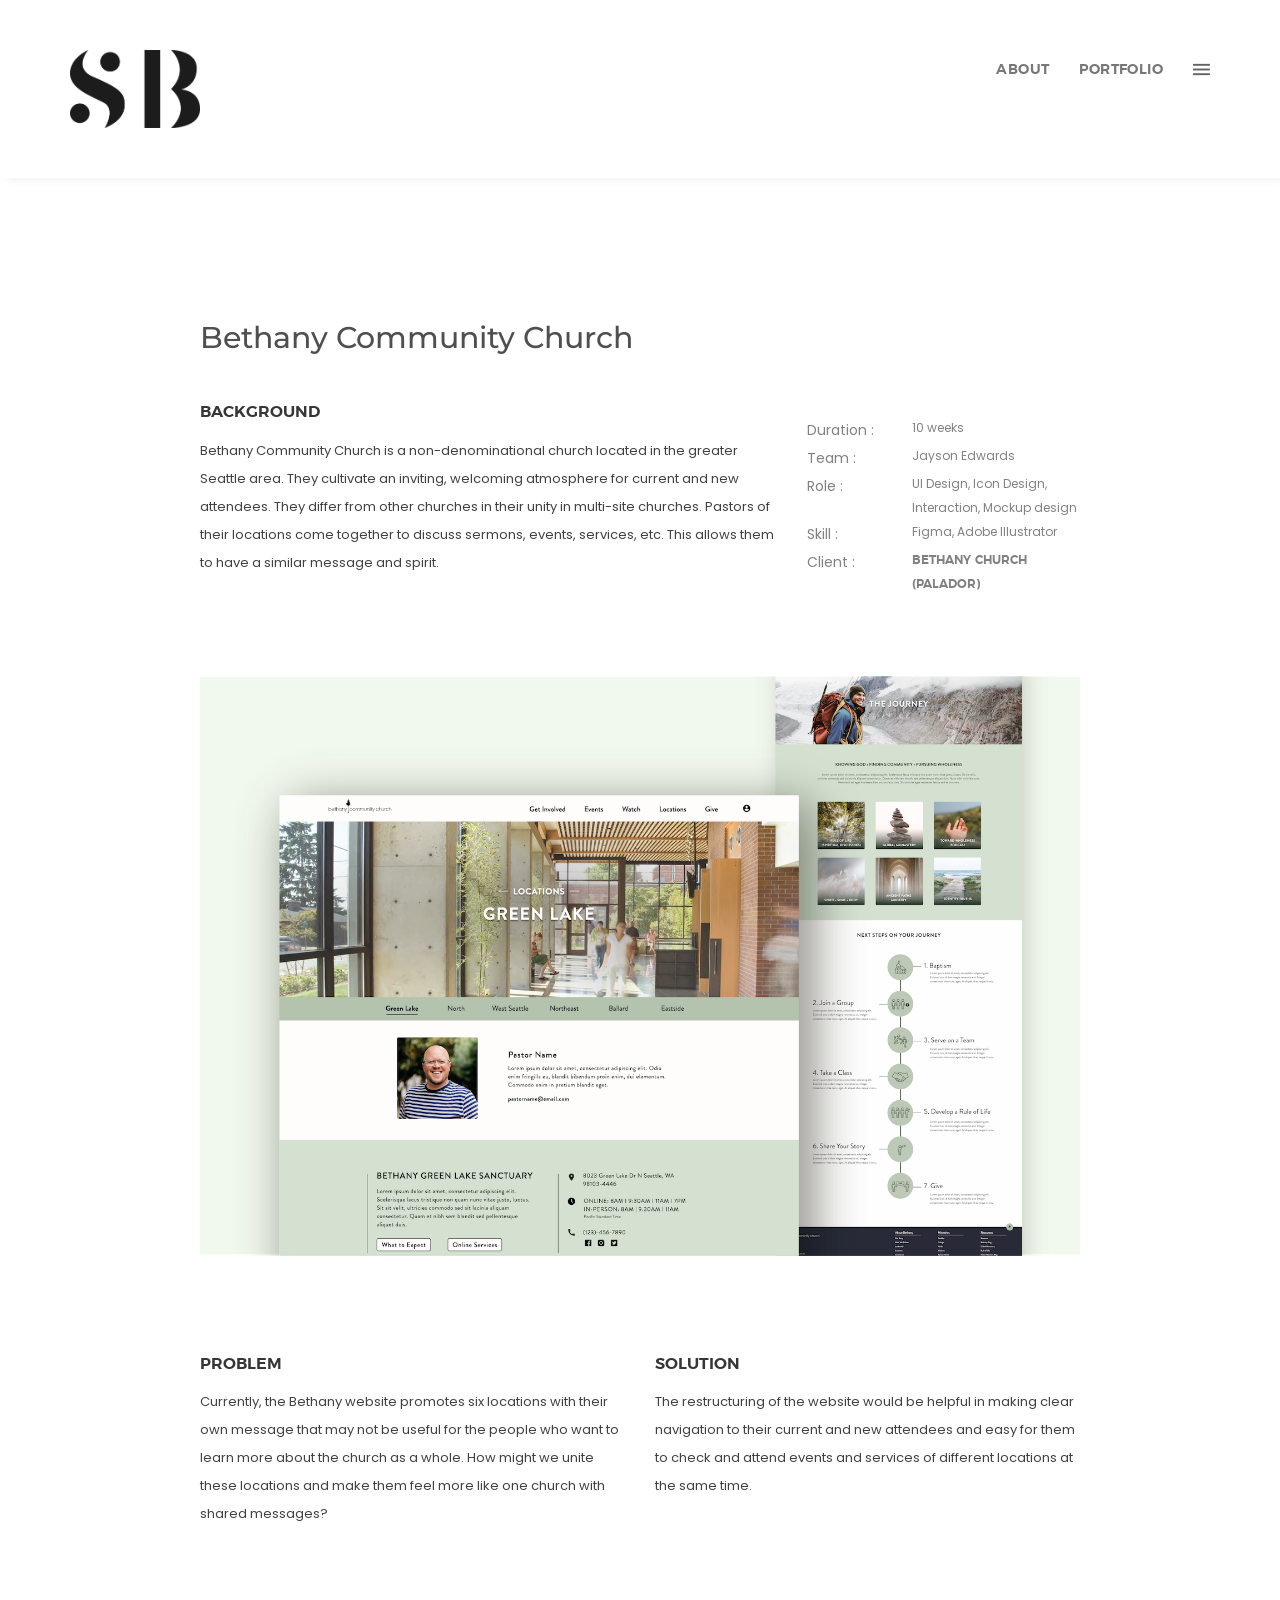
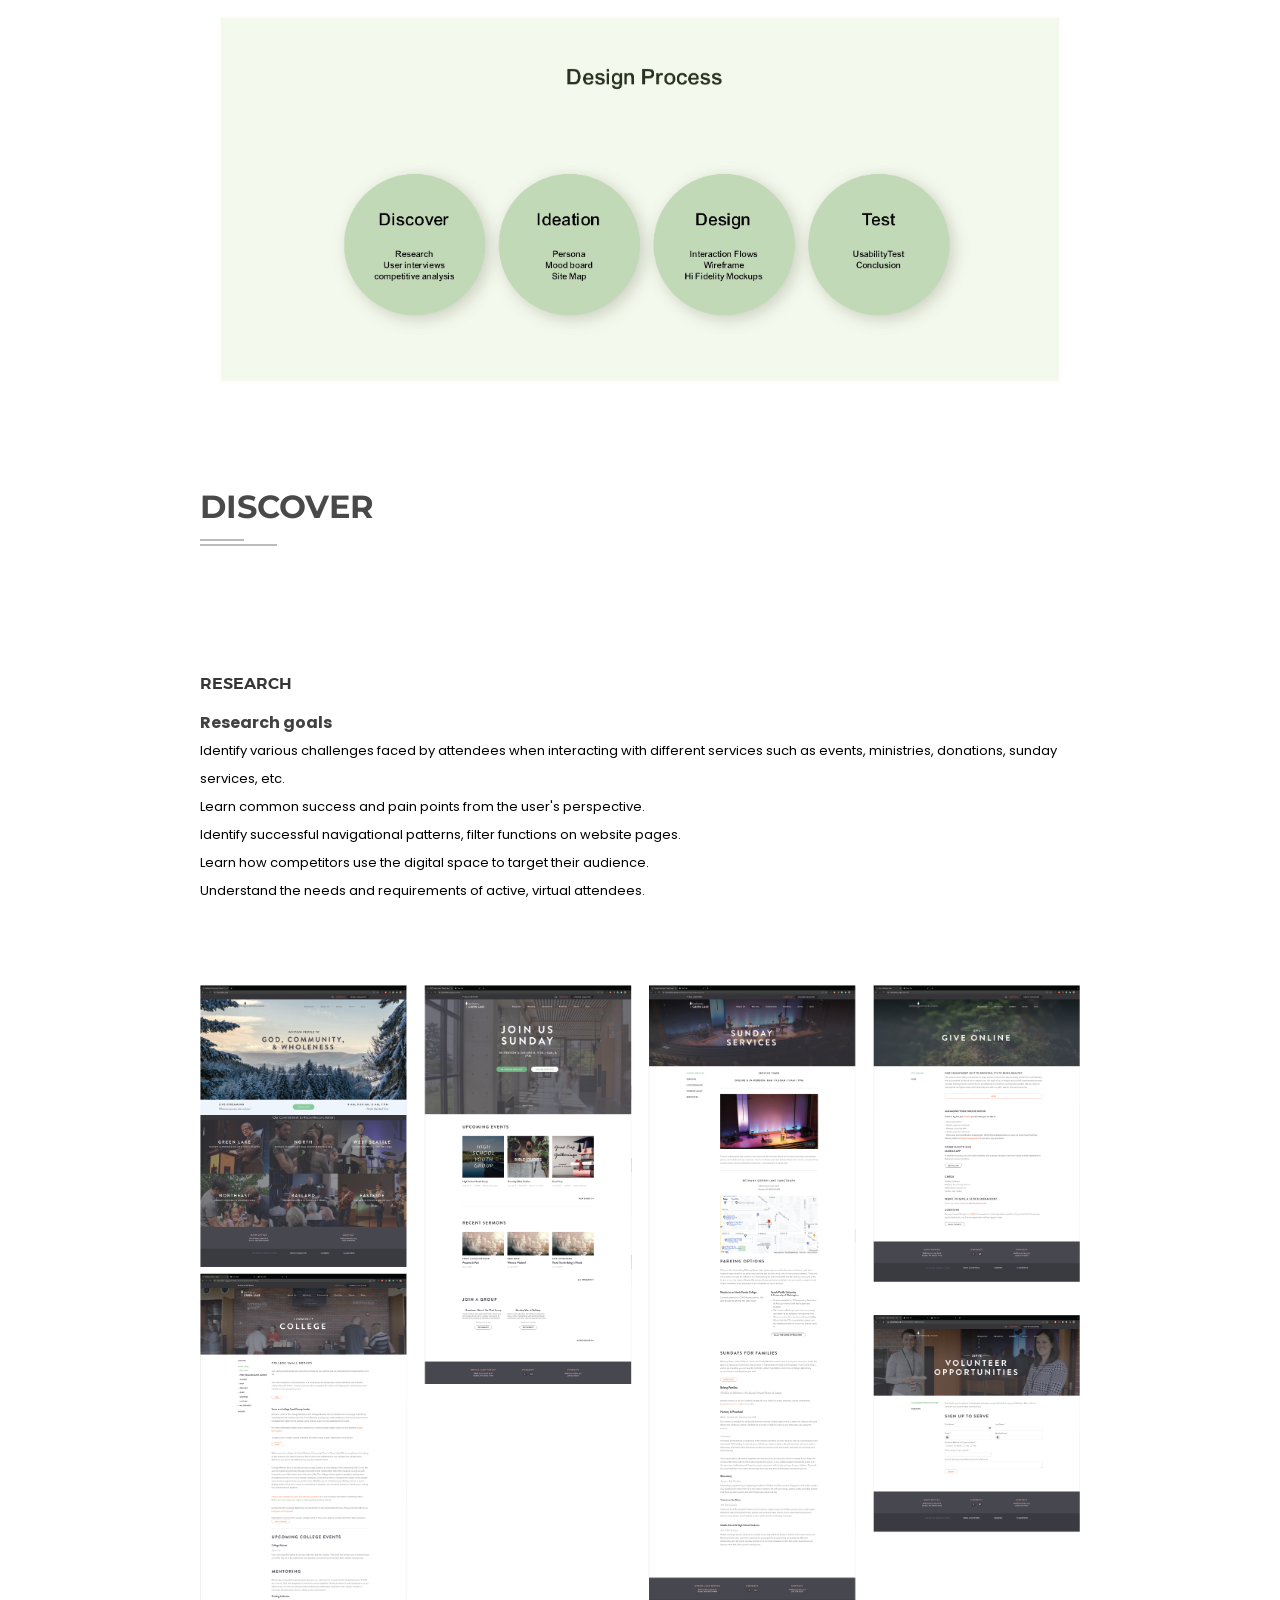
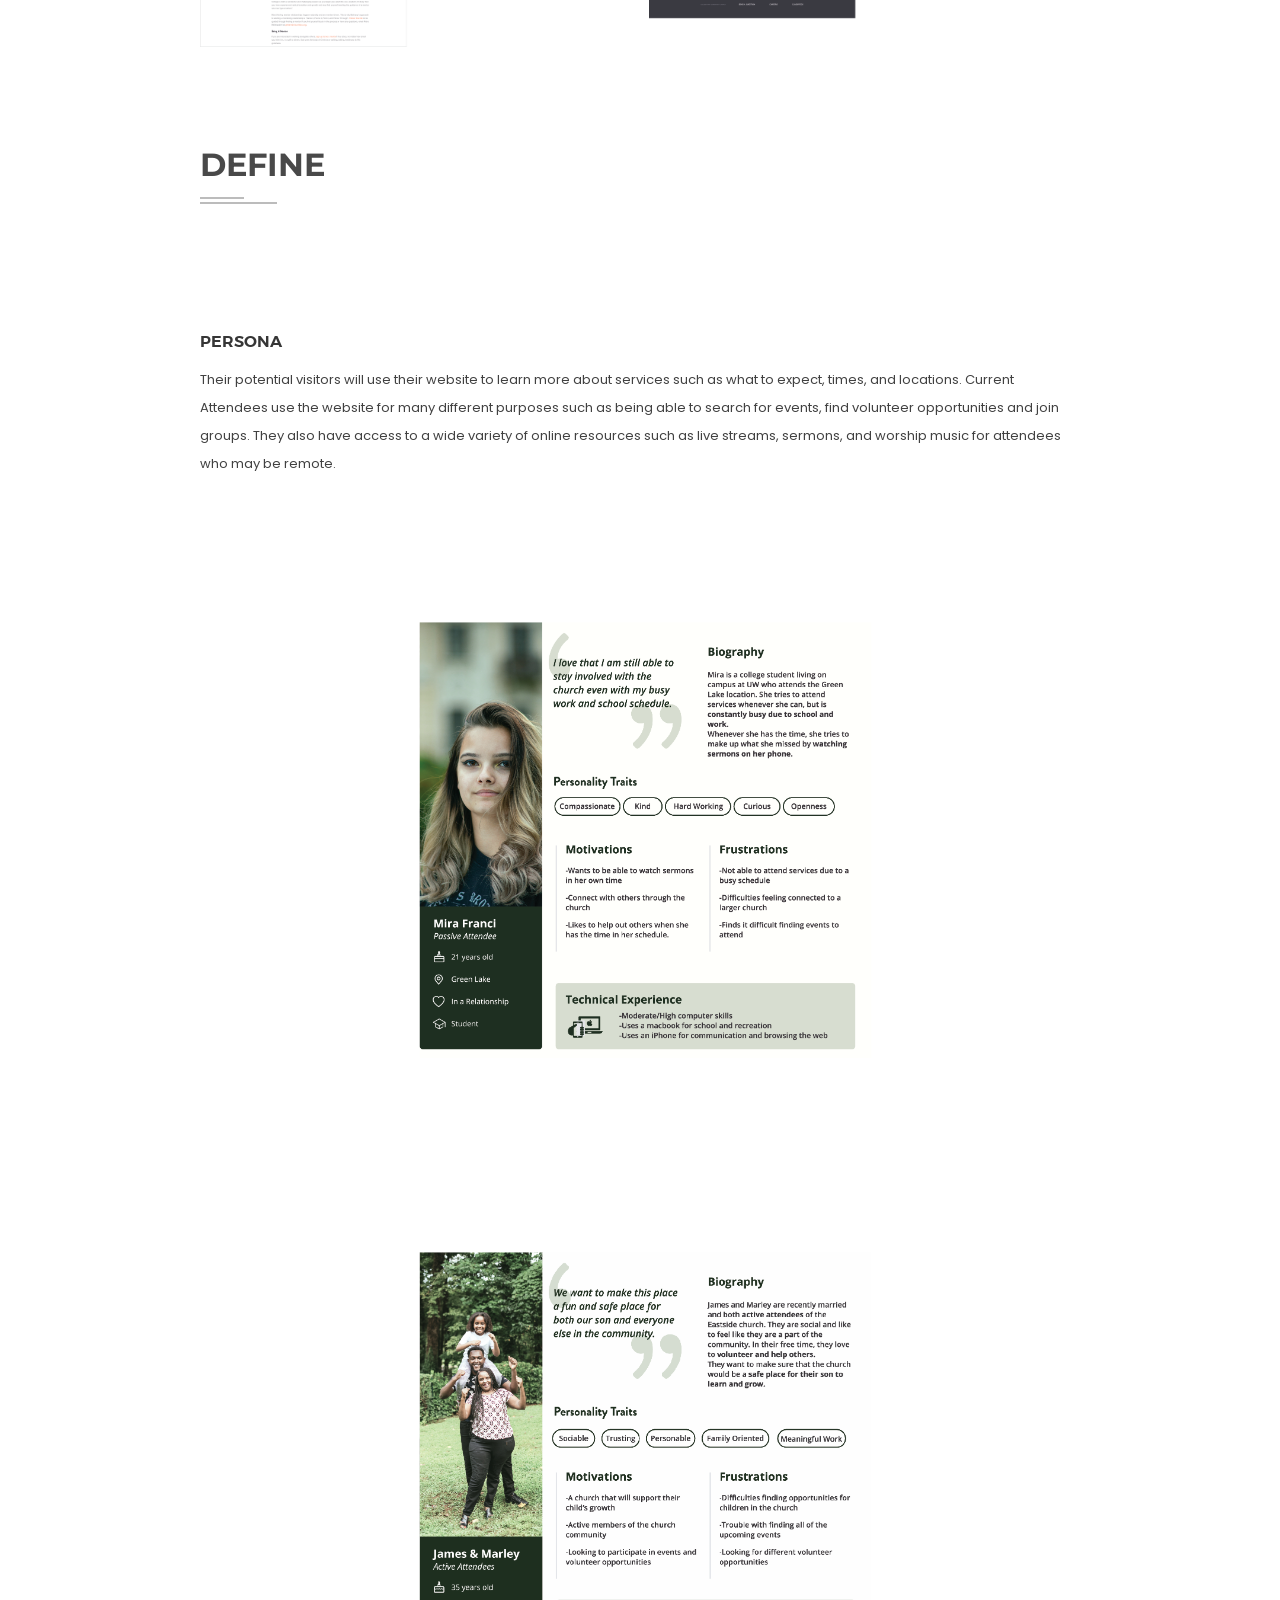
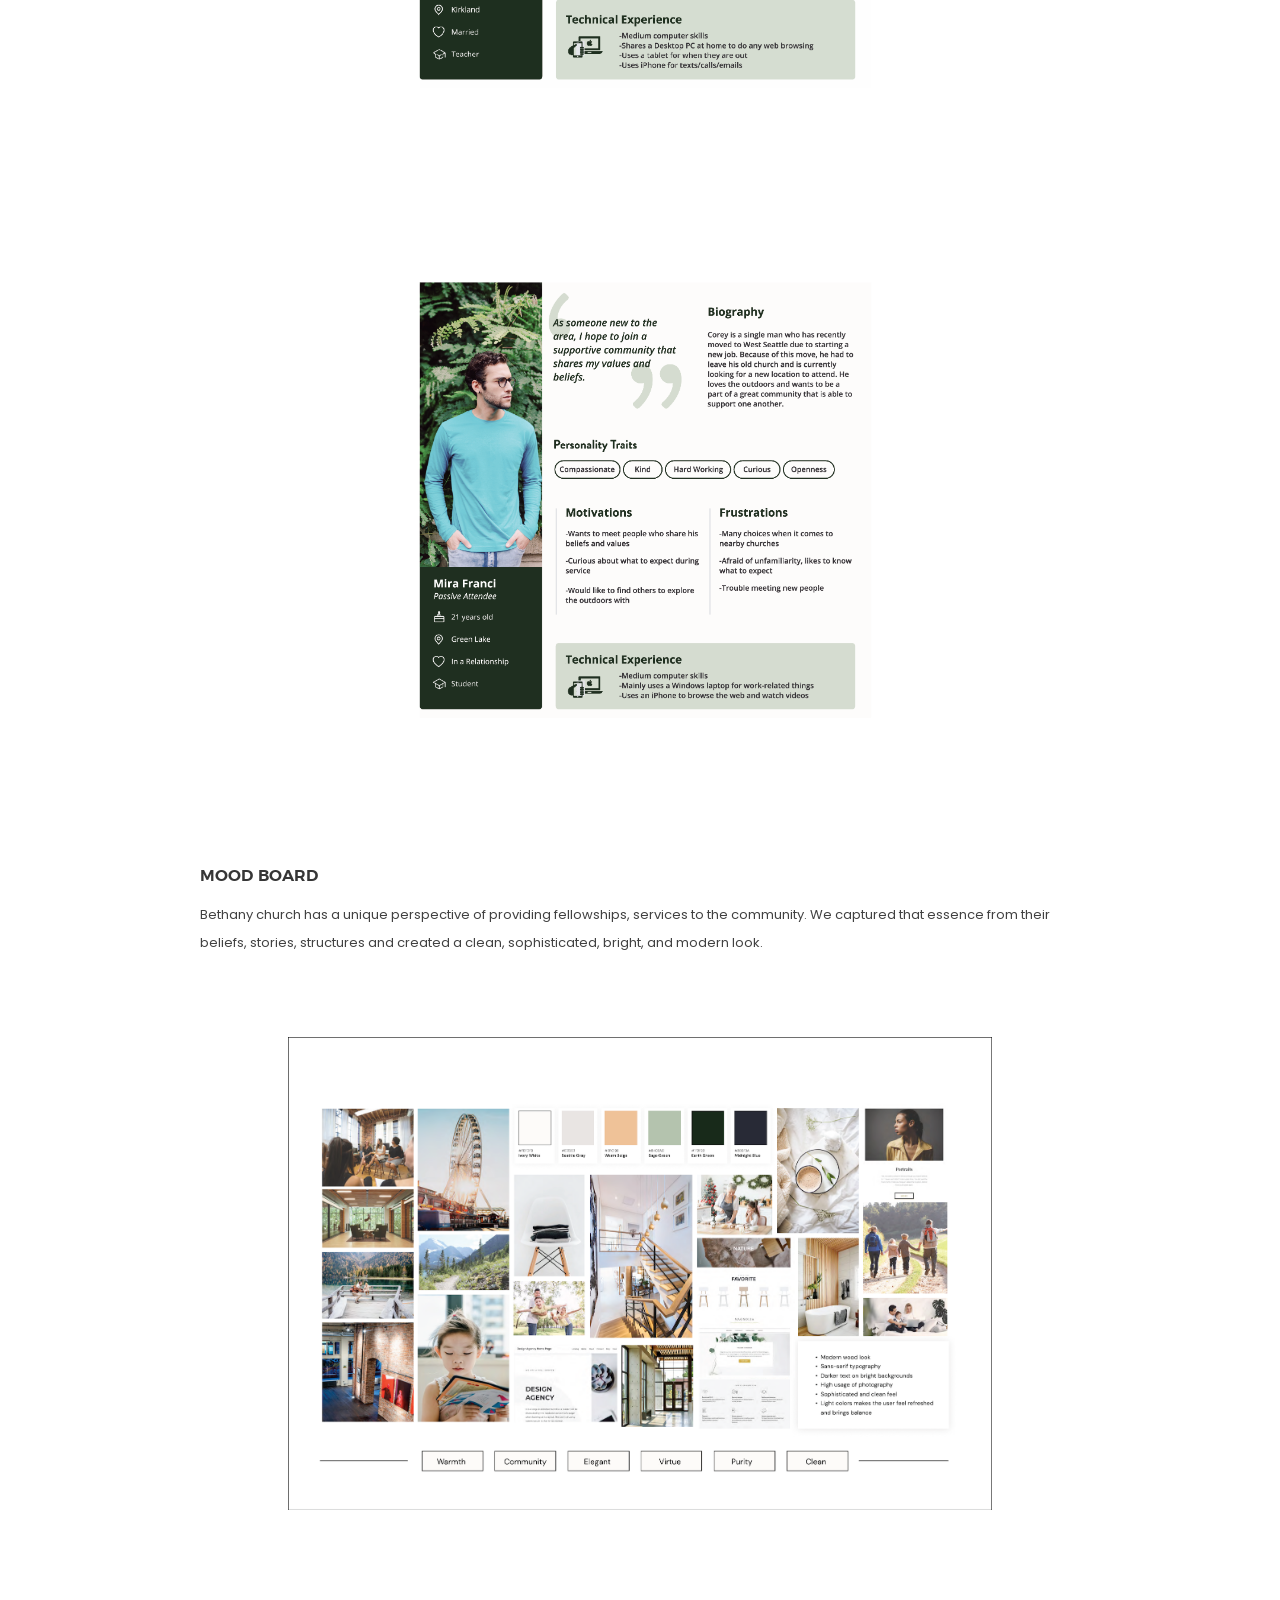
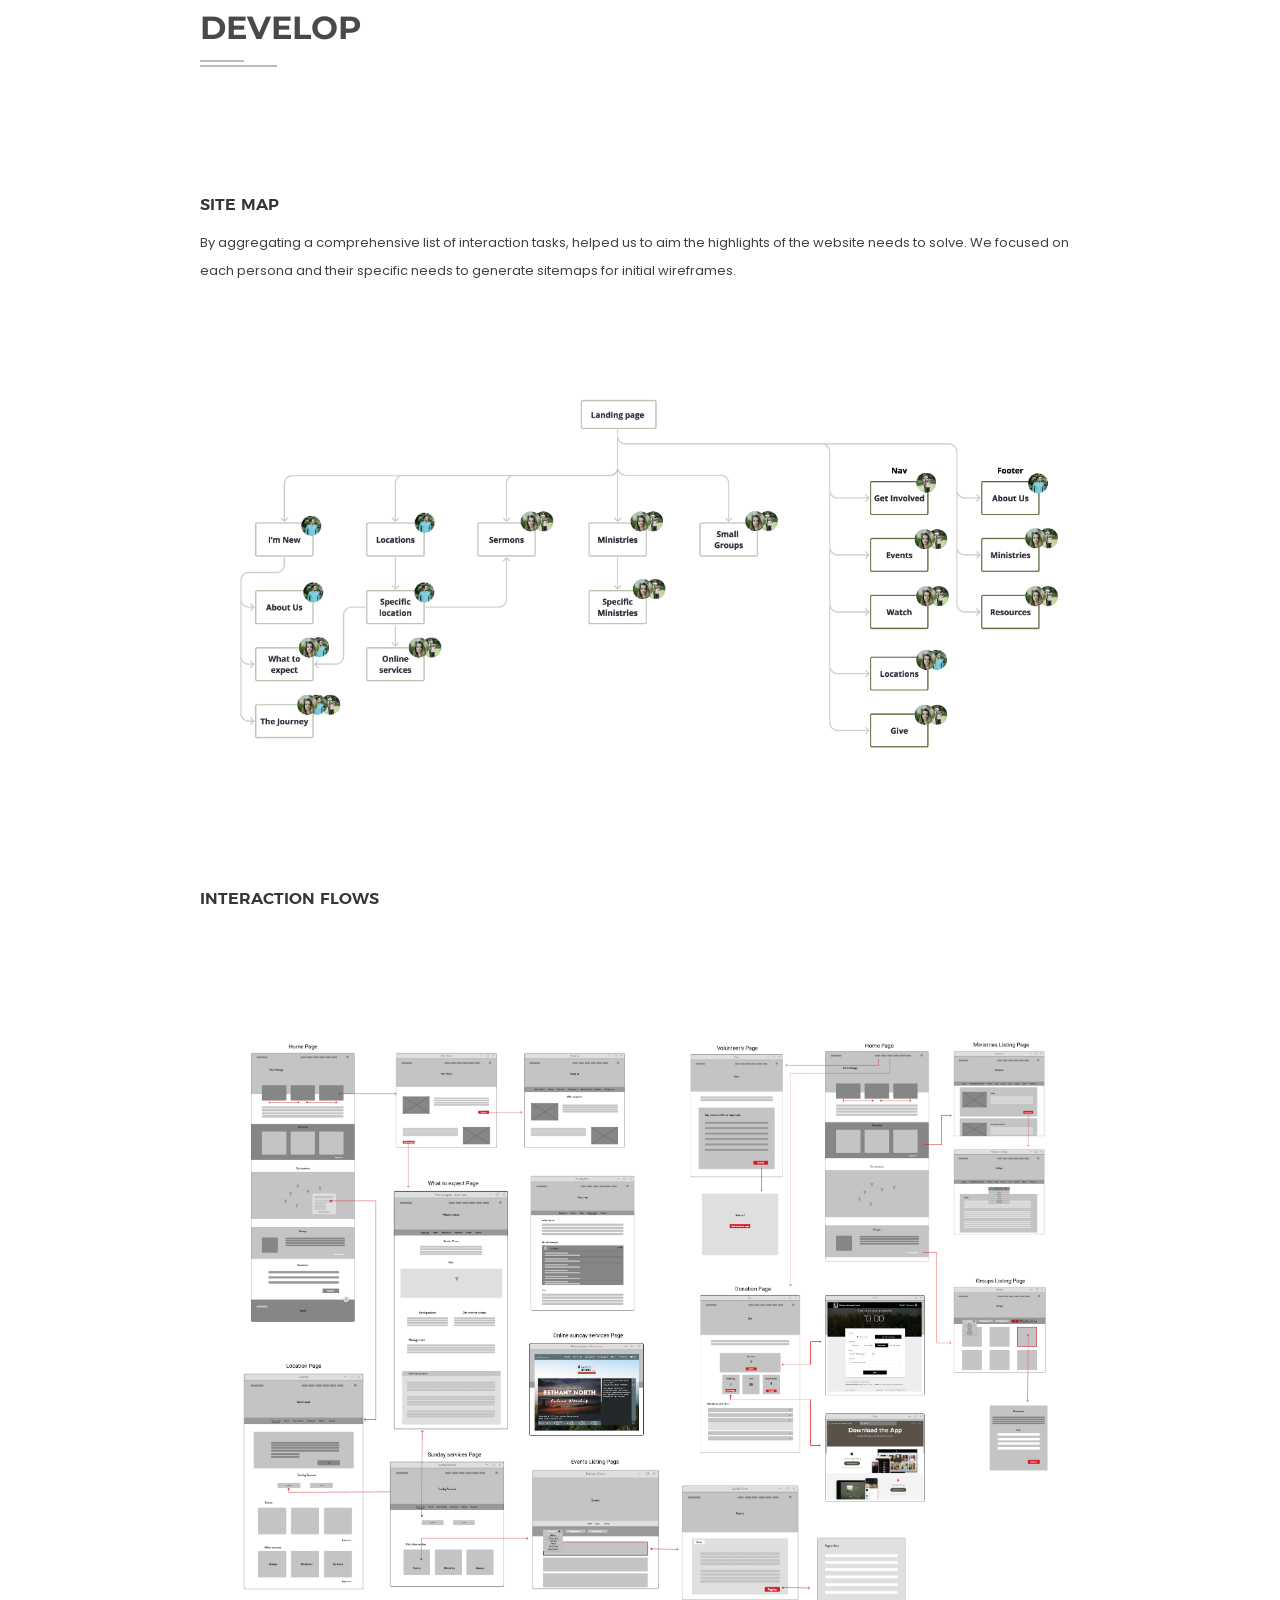
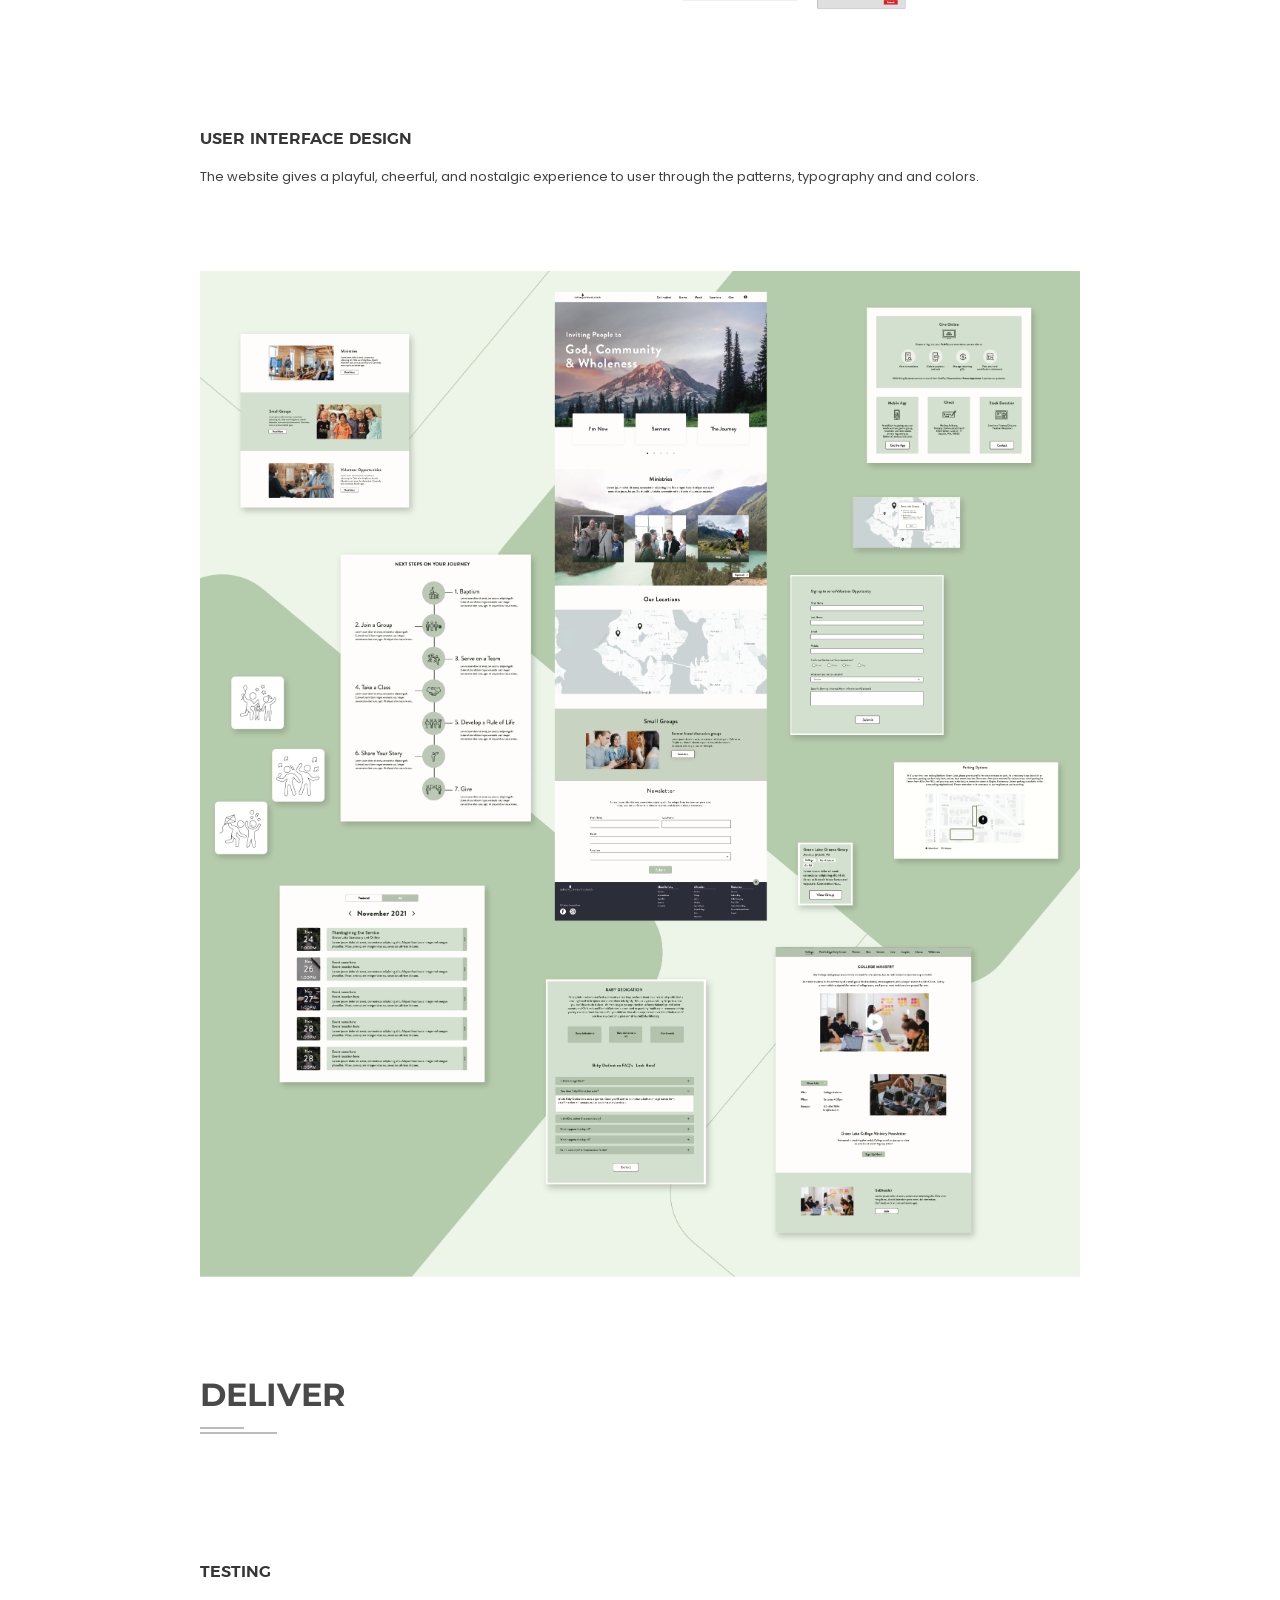
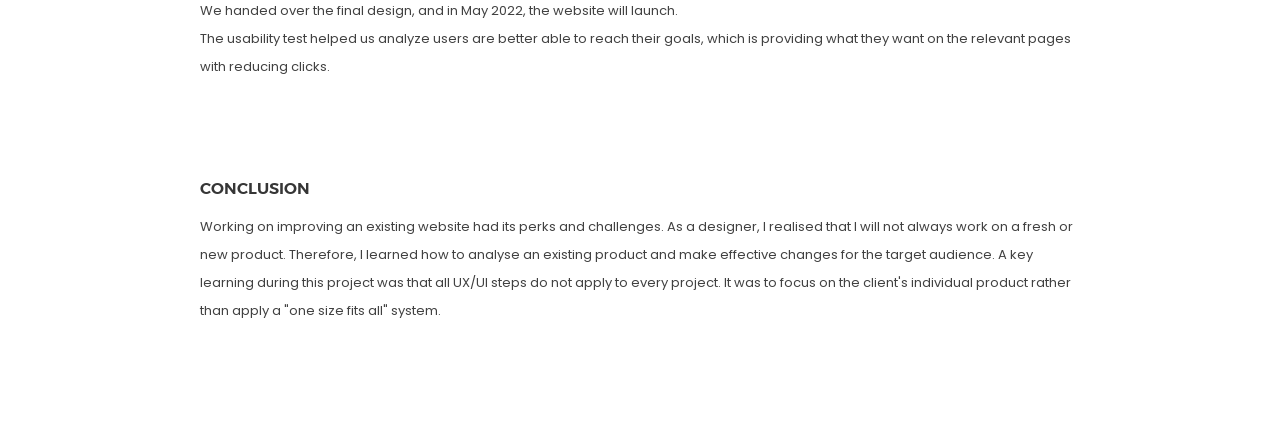
<file: portfolio-pages/Bethany-Church/Bethany-portfolio-details.html>
<!DOCTYPE html>
<html class="no-js" lang="en">

<head>
	<meta charset="utf-8" />
	<meta http-equiv="X-UA-Compatible" content="IE=edge" />
	<meta name="viewport" content="width=device-width, initial-scale=1" />
	<meta name="description" content="Mim is a Personal Portfolio Template" />
	<meta name="keywords"
		content="Personal , Personal portfolio template, Personal portfolio, landing page, material design, portfolio, personal" />
	<meta name="author" content="regaltheme.com" />

	<title>Bethany Church || SB</title>

	<!-- favicon -->
	<link rel="shortcut icon" type="image/x-icon" href="../../assets/img/sb-favicon.png" />

	<!-- style css -->
	<link rel="stylesheet" href="../../style.css" />
	<!-- modernizr js -->
	<script src="../../assets/js/vendor/modernizr-2.8.3.min.js"></script>
</head>

<body>
	<!--[if lt IE 8]>
      <p class="browserupgrade">
        You are using an <strong>outdated</strong> browser. Please
        <a href="http://browsehappy.com/">upgrade your browser</a> to improve
        your experience.
      </p>
    <![endif]-->
	<!-- HTML5 shim and Respond.js for IE8 support of HTML5 elements and media queries -->
	<!-- WARNING: Respond.js doesn't work if you view the page via file:// -->
	<!--[if lt IE 9]>
      <script src="https://oss.maxcdn.com/html5shiv/3.7.2/html5shiv.min.js"></script>
      <script src="https://oss.maxcdn.com/respond/1.4.2/respond.min.js"></script>
    <![endif]-->

	<!-- Loading Bar Start -->
	<div id="loading">
		<div id="loading-center">
			<div id="loading-center-absolute">
				<img src="../../assets/img/SB_logo.png" alt="Mim" />
				<div class="object" id="object_three"></div>
			</div>
		</div>
	</div>
	<!-- Loading Bar End -->
	<div id="home"></div>

	<!-- Header Section Start -->
	<header class="header-style-1 portfolio-details light-bg">
		<div class="top clearfix">
			<div class="header-top active-sticky ptb-50">
				<div class="container">
					<div class="row">
						<div class="col-xs-6 col-sm-5">
							<div class="left">
								<div class="logo">
									<a href="../../index.html"><img src="../../assets/img/SB_logo.png" alt="Mim" /></a>
								</div>
							</div>
						</div>
						<div class="col-xs-6 col-sm-7">
							<div class="right">
								<div class="expand-menu-open floatright">
									<i class="zmdi zmdi-menu"></i>
								</div>
								<nav class="mainmenu onepage-nev floatright">
									<ul class="clearfix">
										<!-- <li><a href="index.html#home">Home</a></li> -->
										<li><a href="../../about-me.html">About</a></li>
										<li><a href="../../index.html#portfolio">PORTFOLIO</a></li>
										<!-- <li><a href="index.html#service">Services</a></li>
										<li><a href="index.html#blog">Blog</a></li>
										<li><a href="index.html#contact">Contact</a></li> -->
									</ul>
								</nav>
							</div>
						</div>
					</div>
				</div>
			</div>
			<div class="mainmenu-expand bg-color-2">
				<div class="close-menu">
					<i class="zmdi zmdi-close-circle-o"></i>
				</div>
				<div class="menu-logo">
					<a href="index.html"><img src="../../assets/img/sb-favicon.png" alt="Mim" /></a>
				</div>
				<nav class="mainmenu-box onepage-nev">
					<ul class="clearfix">
						<!-- <li><a href="../../index.html">Home</a></li> -->
						<li><a href="../../index.html">About</a></li>
						<li><a href="index.html#portfolio">PORTFOLIO</a></li>
						<!-- <li><a href="index.html#service">Services</a></li>
						<li><a href="index.html#blog">Blog</a></li>
						<li><a href="index.html#contact">Contact</a></li> -->
					</ul>
				</nav>
			</div>
		</div>
	</header>
	<!-- Header Section End -->
	<!-- Portfolio Details Section Start -->
	<div class="portfolio-details-area light-bg section-padding">
		<div class="portfolio container-fluid">
			<div class="row">
				<div class="col-xs-12 col-sm-8">
					<div class="portfolio-description single-post">
						<h1 class="font-30 montserrat weight-medium capitalize">
							 Bethany Community Church 
						</h1>

						<h5>Background</h5>
						<p>
							Bethany Community Church is a non-denominational church located in the greater Seattle area. 
							They cultivate an inviting, welcoming atmosphere for current and new attendees. 
							They differ from other churches in their unity in multi-site churches. Pastors of their locations come together to discuss sermons,
							 events, services, etc. This allows them to have a similar message and spirit. 
						</p>
					</div>
				</div>
				<div class="col-xs-12 col-sm-4">
					<div class="portfolio-sidebar pt-45">
						<ul>
							<li>
								<span>Duration :</span>
								<p>10 weeks</p>
							</li>
							<li>
								<span>Team :</span>
								<p>Jayson Edwards</p>
							</li>
							<li>
								<span>Role :</span>
								<p>
									UI Design, Icon Design, Interaction, Mockup design
								</p>
							</li>
							<li>
								<span>Skill :</span>
								<p>Figma, Adobe Illustrator</p>
							</li>
							<li><span>Client :</span>
								<p> <a  href="https://www.churchbcc.org/" class="webpage-links"
								target="_blank"> Bethany Church (Palador) </a></p>
							</li>
							<!-- <li><span>Services :</span>
								<p>Sells, Marketing, PSD Envato, All, Charlila</p>
							</li> -->
						</ul>
					</div>
				</div>
			</div>

			<!-- ...................Hero-Image-section.............................. -->

			<div class="row">
				<div class="col-xs-12">
					<div class="project-gallery pt-80">
						<a href="https://www.churchbcc.org/" target="_blank" class="fancybox">
							<img src="../../assets/img/Bethany-img/bcc-web.png" alt="Project Image" />
						</a>
					</div>
				</div>
			</div>

			<!-- ...................problem-solution-section.............................. -->

			<div class="row">
				<div class="col-xs-12 col-sm-6">
					<div class="portfolio-description single-post problem-solution">
						<h5>Problem</h5>
						<p>
							Currently, the Bethany website promotes six locations with their own message that may not be useful for the 
							people who want to learn more about the church as a whole. 
							How might we unite these locations and make them feel more like one church with shared messages? 
						</p>
					</div>
				</div>
				<div class="col-xs-12 col-sm-6">
					<div class="portfolio-description single-post problem-solution">
						<h5>Solution</h5>
						<p>
							The restructuring of the website would be helpful in making clear navigation to their current and new attendees 
							and easy for them to check and attend events and services of different locations at the same time.  
						</p>
					</div>
				</div>
			</div>

			<div class="row">
				<div class="col-xs-12">
					<div class="project-gallery pt-80">
						<a href="../../assets/img/Bethany-img/bcc-design.png" class="fancybox">
							<img src="../../assets/img/Bethany-img/bcc-design.png"
								alt="Project Image" />
						</a>
					</div>
				</div>
			</div>

			<!-- ...................Discover-section.............................. -->
			<div class="row">
				<div class="col-xs-12">
					<div class="header_bgcolor">
						<div class="section-title method-name mb-30">
							<h2 class="mb-15">Discover</h2>
							<div class="horizontal-line left mb-20">
								<div class="top"></div>
								<div class="bottom"></div>
							</div>
						</div>
					</div>
				</div>
			</div>

	    	<!-- ...................Research-grapg-section.............................. -->

				<div class="row">
					<div class="col-xs-12 col-sm-12">
						<div class="portfolio-description single-post problem-solution research-list">
							<h5>Research</h5>
							<p class="bcc-res"> Research goals</p>
							<ul>
								<li>
									Identify various challenges faced by attendees when interacting with different services 
									such as events, ministries, donations, sunday services, etc. 
								</li>
								<li>
									Learn common success and pain points from the user's perspective.  
								</li>
								<li>
									Identify successful navigational patterns, filter functions on website pages.
								</li>
								<li>
									Learn how competitors use the digital space to target their audience.
								</li>
								<li>
									Understand the needs and requirements of active, virtual attendees.
								</li>

							</ul>
							
						</div>
					</div>	
				</div>

				<div class="row">
					<div class="col-xs-12">
						<div class="project-gallery pt-80">
							<a href="../../assets/img/Bethany-img/Bethany-old.png" class="fancybox">
								<img src="../../assets/img/Bethany-img/Bethany-old.png"
									alt="Project Image" />
							</a>
						</div>
					</div>
				</div>

			

	<!-- .....................................Define-section................................................ -->
				<div class="row">
					<div class="col-xs-12">
						<div class="header_bgcolor">
							<div class="section-title method-name mb-30">
								<h2 class="mb-15">Define</h2>
								<div class="horizontal-line left mb-20">
									<div class="top"></div>
									<div class="bottom"></div>
								</div>
							</div>
						</div>
					</div>
				</div>

	<!-- .....................................Persona-info-section....................................... -->
					<div class="row">
						<div class="col-xs-12">
							<div class="portfolio-description single-post info">
								<h5>Persona</h5>
								<p>
									Their potential visitors will use their website to learn more about services such as what to expect, 
									times, and locations.
Current Attendees use the website for many different purposes such as being able to 
search for events, find volunteer opportunities and join groups. They also have access to a wide 
variety of online resources such as live streams, sermons, and worship music for attendees who may be remote.

								</p>
							</div>
						</div>
					</div>



					<div class="row">
						<div class="col-xs-12">
							<div class="project-gallery reduced-size pt-80">
								<a href="../../assets/img/Bethany-img/bcc-per-1.png" class="fancybox">
									<img src="../../assets/img/Bethany-img/bcc-per-1.png" alt="Project Image" />
								</a>
							</div>
						</div>
					</div>
			
					<div class="row">
						<div class="col-xs-12">
							<div class="project-gallery reduced-size pt-80">
								<a href="../../assets/img/Bethany-img/bcc-per-2.png" class="fancybox">
									<img src="../../assets/img/Bethany-img/bcc-per-2.png" alt="Project Image" />
								</a>
							</div>
						</div>
					</div>

					<div class="row">
						<div class="col-xs-12">
							<div class="project-gallery reduced-size pt-80">
								<a href="../../assets/img/Bethany-img/bcc-per-3.png" class="fancybox">
									<img src="../../assets/img/Bethany-img/bcc-per-3.png" alt="Project Image" />
								</a>
							</div>
						</div>
					</div>


	<!-- ........................................moodboard-info-section.......................................... -->


						<div class="row">
							<div class="col-xs-12">
								<div class="portfolio-description single-post info">
									<h5>Mood Board</h5>
									<p>
										Bethany church has a unique perspective of providing fellowships, services to the community. 
										We captured that essence from their beliefs, stories, structures and created a clean, 
										sophisticated, bright, and modern look. 
	
									</p>
								</div>
							</div>
						</div>
	
	
	
						<div class="row">
							<div class="col-xs-12">
								<div class="project-gallery reduced-size pt-80">
									<a href="../../assets/img/Bethany-img/bbc-moodboard.png" class="fancybox">
										<img src="../../assets/img/Bethany-img/bbc-moodboard.png" alt="Project Image" />
									</a>
								</div>
							</div>
						</div>
				


	<!-- .....................................Develop-section................................................ -->
					<div class="row">
						<div class="col-xs-12">
							<div class="header_bgcolor">
								<div class="section-title method-name mb-30">
									<h2 class="mb-15">Develop</h2>
									<div class="horizontal-line left mb-20">
										<div class="top"></div>
										<div class="bottom"></div>
									</div>
								</div>
							</div>
						</div>
					</div>	

<!-- .....................................Site Map-info-section................................................ -->
						<div class="row">
							<div class="col-xs-12">
								<div class="portfolio-description single-post info">
									<h5> Site Map </h5>
									<p>
										By aggregating a comprehensive list of interaction tasks, helped us to aim the highlights of 
										the website needs to solve. We focused on each persona and their specific needs to generate 
										sitemaps for initial wireframes.
									</p>
								</div>
							</div>
						</div>

		

						<div class="row">
							<div class="col-xs-12">
								<div class="project-gallery pt-80">
									<a href="../../assets/img/Bethany-img/Bethany_site map.png" class="fancybox">
										<img src="../../assets/img/Bethany-img/bcc-site-map.png"
											alt="Project Image" />
									</a>
								</div>
							</div>
						</div>


<!-- .....................................Interaction flows-info-section................................................ -->
<div class="row">
	<div class="col-xs-12">
		<div class="portfolio-description single-post info">
			<h5> Interaction Flows </h5>
			
		</div>
	</div>
</div>


<div class="row">
	<div class="col-xs-12">
		<div class="project-gallery pt-80">
			<a href="../../assets/img/Bethany-img/bbc-int-flow.png" class="fancybox" >
				<img src="../../assets/img/Bethany-img/bbc-int-flow.png"
					alt="Project Image" />
			</a>
		</div>
	</div>
</div>



	<!-- .....................................website-info-section................................................ -->
	<div class="row">
		<div class="col-xs-12">
			<div class="portfolio-description single-post info">
				<h5>User Interface Design</h5>
				<p>
					The website gives a playful, cheerful, and nostalgic
					experience to user through the patterns, typography and and colors.
				</p>
			</div>
		</div>
	</div> 

	<div class="row">
		<div class="col-xs-12">
			<div class="project-gallery pt-80">
				<a href="../../assets/img/Bethany-img/bcc-all-pages.png" class="fancybox">
					<img src="../../assets/img/Bethany-img/bcc-all-pages.png"
						alt="Project Image" />
				</a>
			</div>
		</div>
	</div>



		<!-- .....................................Deliver-section................................................ -->
						<div class="row">
							<div class="col-xs-12">
								<div class="header_bgcolor">
									<div class="section-title method-name mb-30">
										<h2 class="mb-15">Deliver</h2>
										<div class="horizontal-line left mb-20">
											<div class="top"></div>
											<div class="bottom"></div>
										</div>
									</div>
								</div>
							</div>
						</div>
		

			<!-- ..................................... test-section....................................... -->
			<div class="row">
				<div class="col-xs-12">
					<div class="portfolio-description single-post info">
						<h5>  Testing  </h5>
						<p>
							We handed over the final design, and in May 2022, the website will launch. 
						</p>
                           <p>The usability test helped us analyze users are better able to reach their goals, which is providing what 
							they want on the relevant
                             pages with reducing clicks.  
						</p>
					</div>
				</div>
			</div>		

	<!-- ..................................... Conclusion-section....................................... -->
							<div class="row">
								<div class="col-xs-12">
									<div class="portfolio-description single-post info">
										<h5>  Conclusion </h5>
										<p>
											Working on improving an existing website had its perks and challenges. As a designer, 
											I realised that I will not always work on a fresh or new product. Therefore, I learned how to
											 analyse an existing product and make effective changes for the target audience. 

											A key learning during this project was that all UX/UI steps do not apply to every project. 
											It was to focus on the client's individual product rather than apply a "one size fits all" system. 
											
										</p>
									</div>
								</div>
							</div>

					


							<!-- ...................images-grid-section.............................. -->

							<!-- Footer Section End -->
							<!-- Footer Section Start -->
							<!-- <footer class="footer bg-color-1 ptb-20">
		<div class="container">
			<div class="row">
				<div class="col-xs-12">
					<div class="left floatleft">
						<p>Copyright &copy; 2017 <a href="https://themeforest.net/user/regaltheme"
								target="_blank">Regaltheme</a>.</p>
					</div>
					<div class="right social-link floatright">
						<ul class="clearfix">
							<li><a href="http://www.facebook.com" target="_blank">Facebook</a></li>
							<li><a href="http://www.twitter.com" target="_blank">Twitter</a></li>
							<li><a href="http://www.linkedin.com" target="_blank">Linkden</a></li>
							<li><a href="mailto:regaltheme@gmail.com" target="_blank">Email</a></li>
						</ul>
					</div>
				</div>
			</div>
		</div>
	</footer> -->
							<!-- Footer Section End -->

							<!-- All JS Here -->
							<!-- jQuery Latest Version -->
							<script src="../../assets/js/vendor/jquery-1.12.4.min.js"></script>
							<!-- Bootstrap JS -->
							<script src="../../assets/js/bootstrap.min.js"></script>
							<!-- One Page Nav JS -->
							<script src="../../assets/js/one-page-nav.js"></script>
							<!-- Waypoints JS -->
							<script src="../../assets/js/waypoints.min.js"></script>
							<!-- Progressbar JS -->
							<script src="../../assets/js/progressbar.js"></script>
							<!-- Isotope -->
							<script src="../../assets/js/isotope.pkgd.js"></script>
							<!-- Isotope -->
							<script src="../../assets/js/jquery.validate.min.js"></script>
							<!-- Slick Slider JS -->
							<script src="../../assets/js/slick.min.js"></script>
							<!-- Fancybox JS -->
							<script src="../../assets/js/jquery.fancybox.pack.js"></script>
							<!-- Plugins JS -->
							<script src="../../assets/js/plugins.js"></script>
							<!-- main JS -->
							<script src="../../assets/js/main.js"></script>
</body>

</html>
</file>
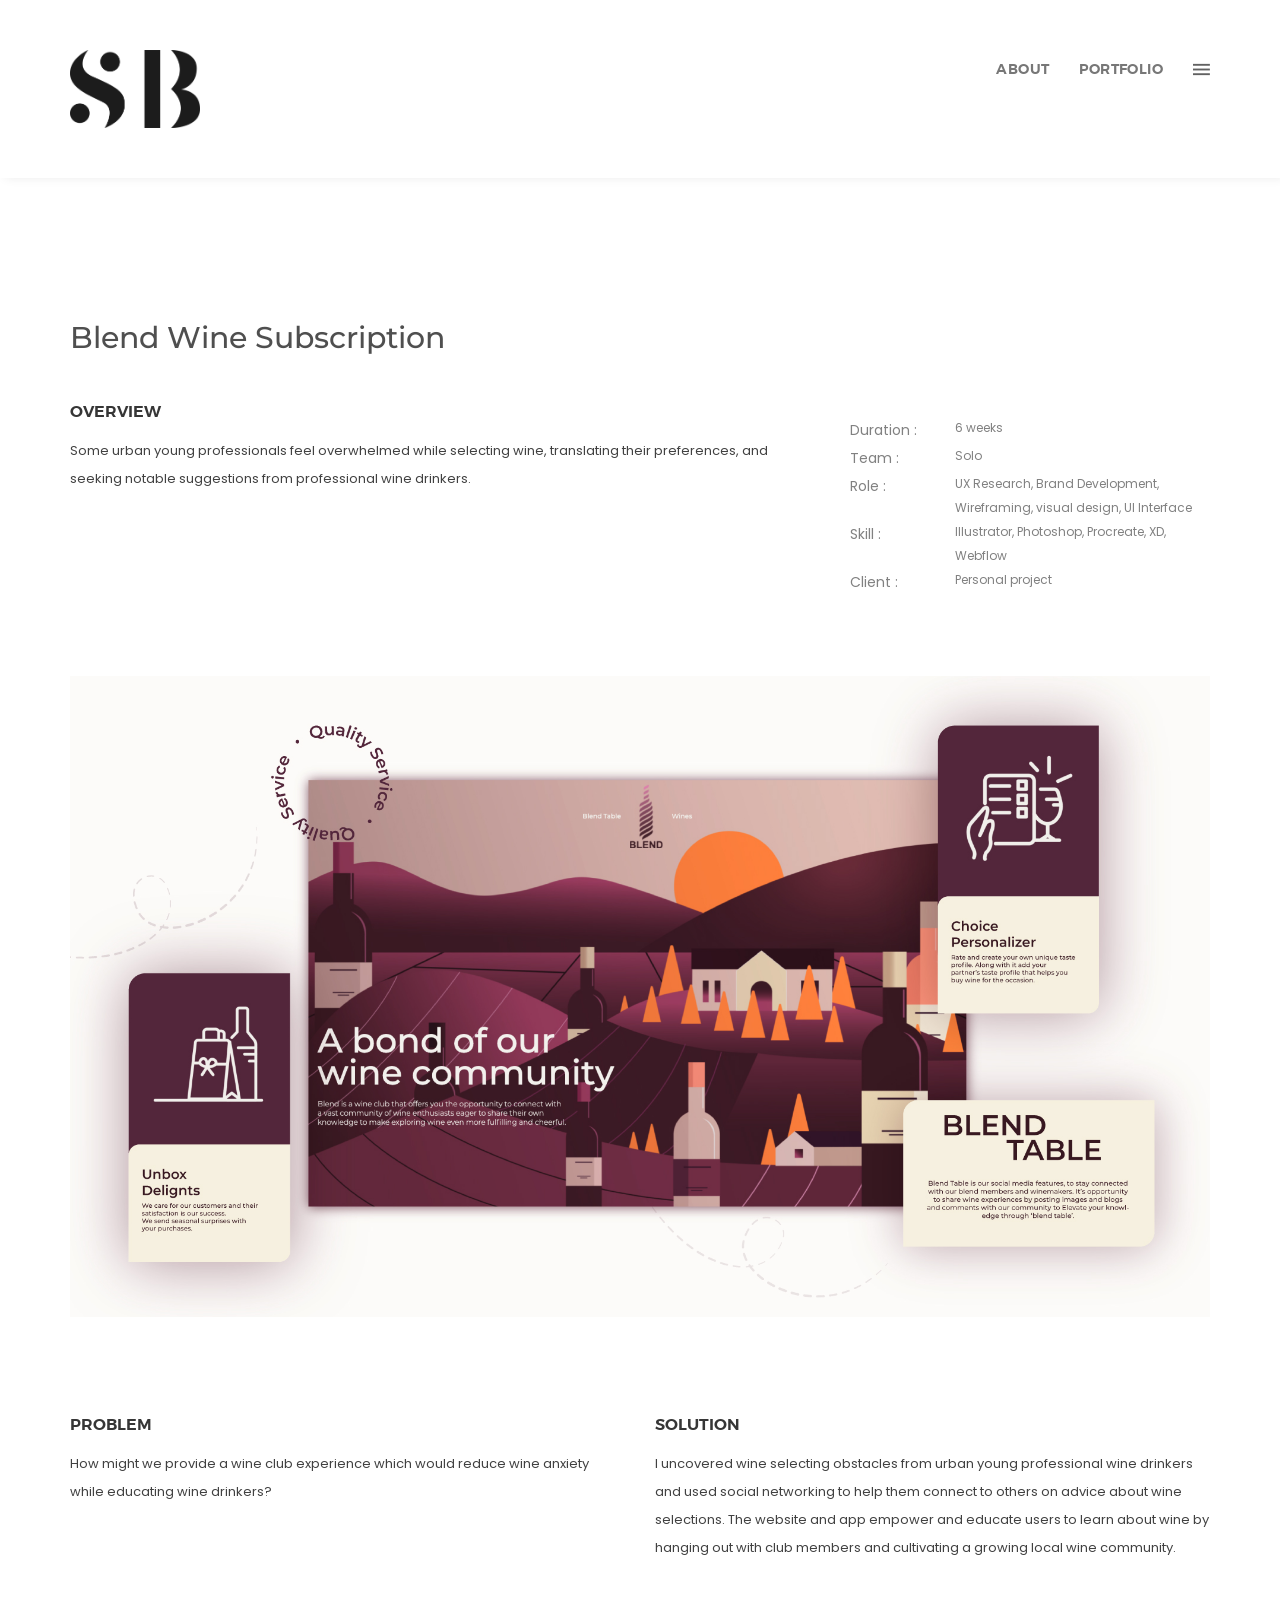
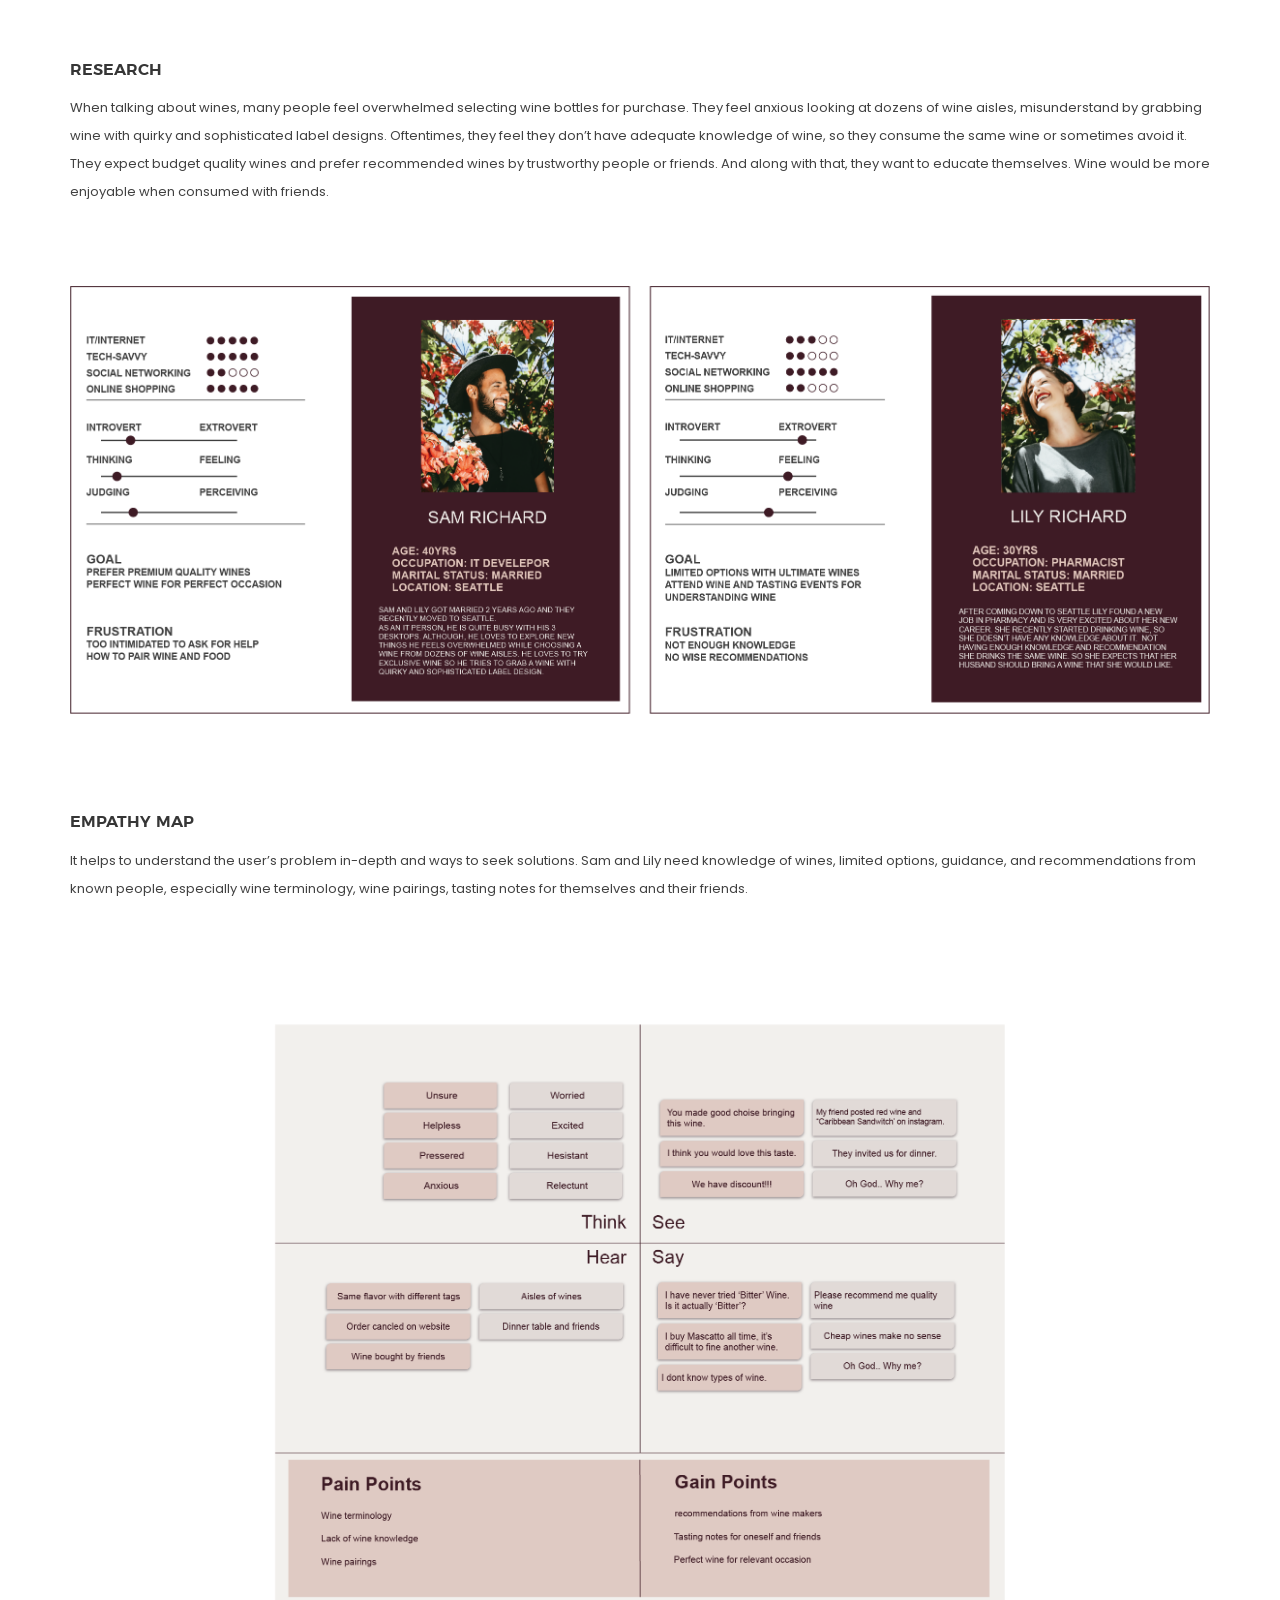
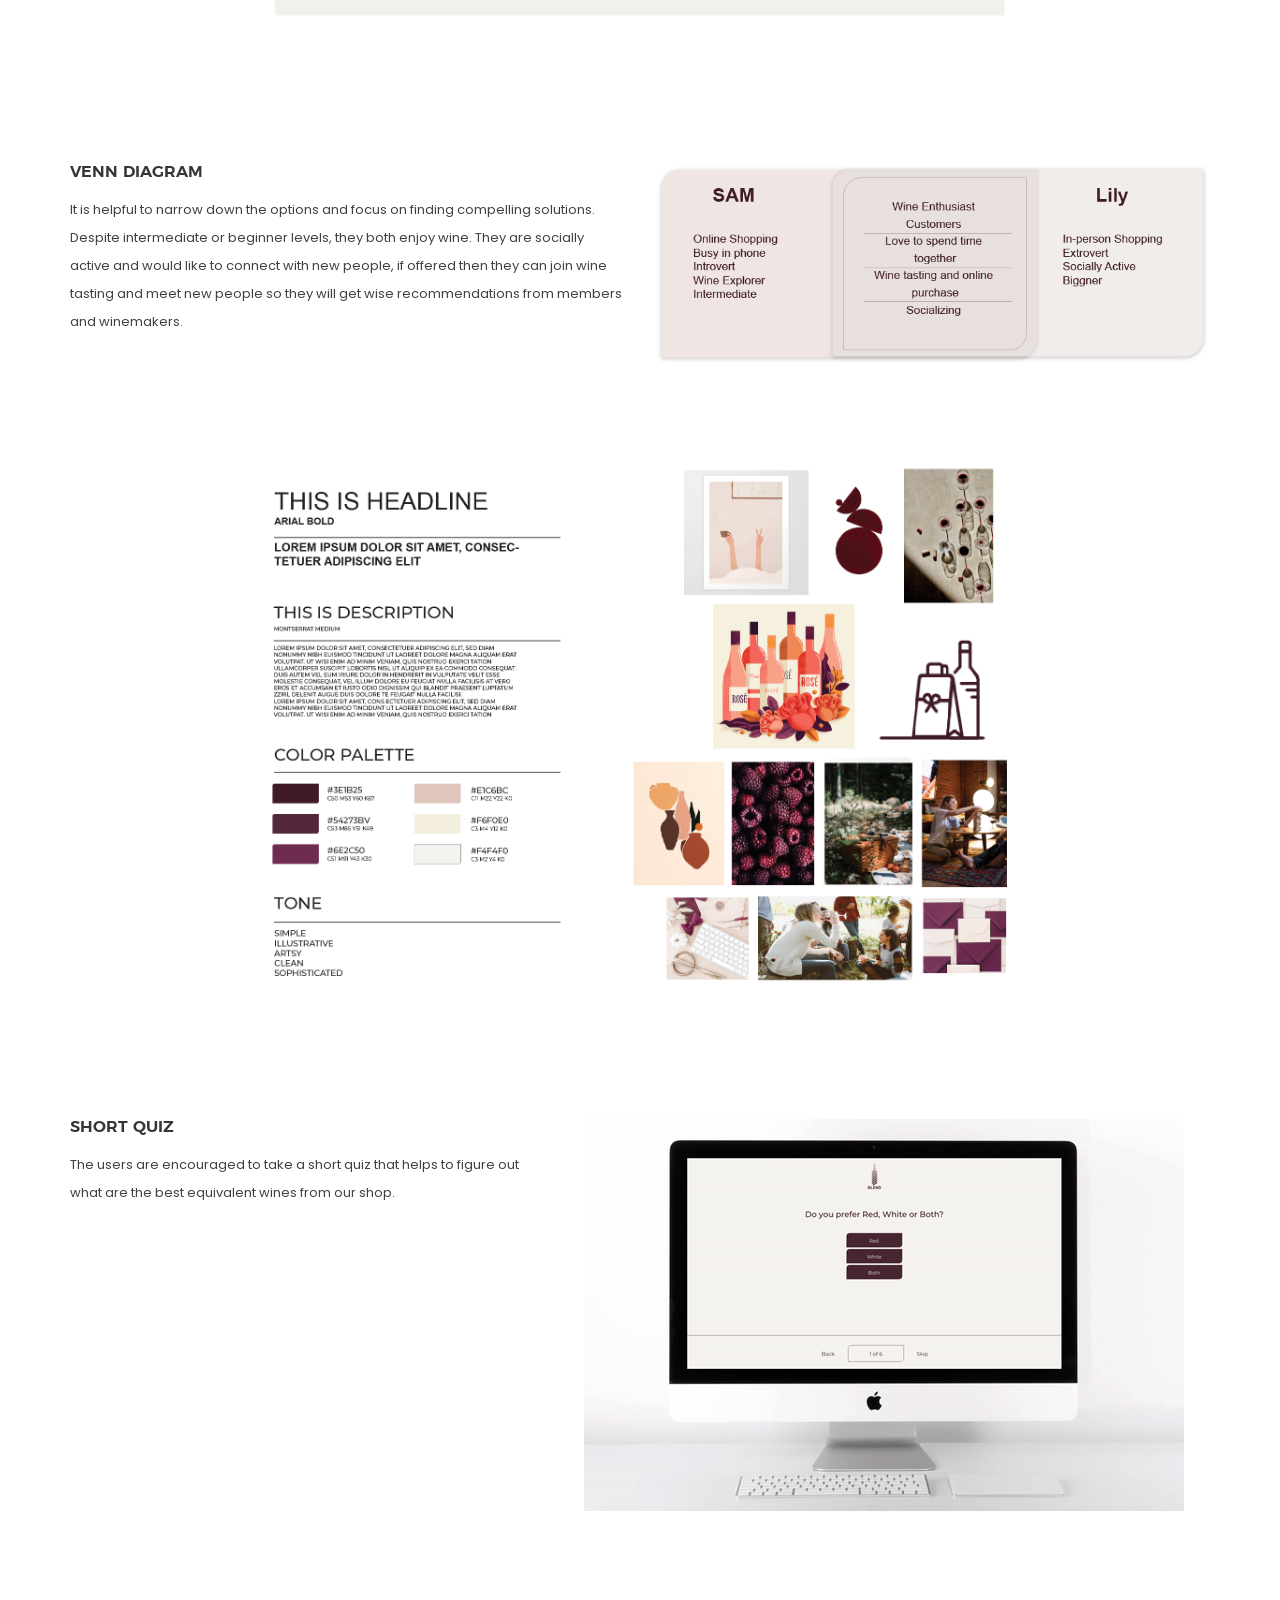
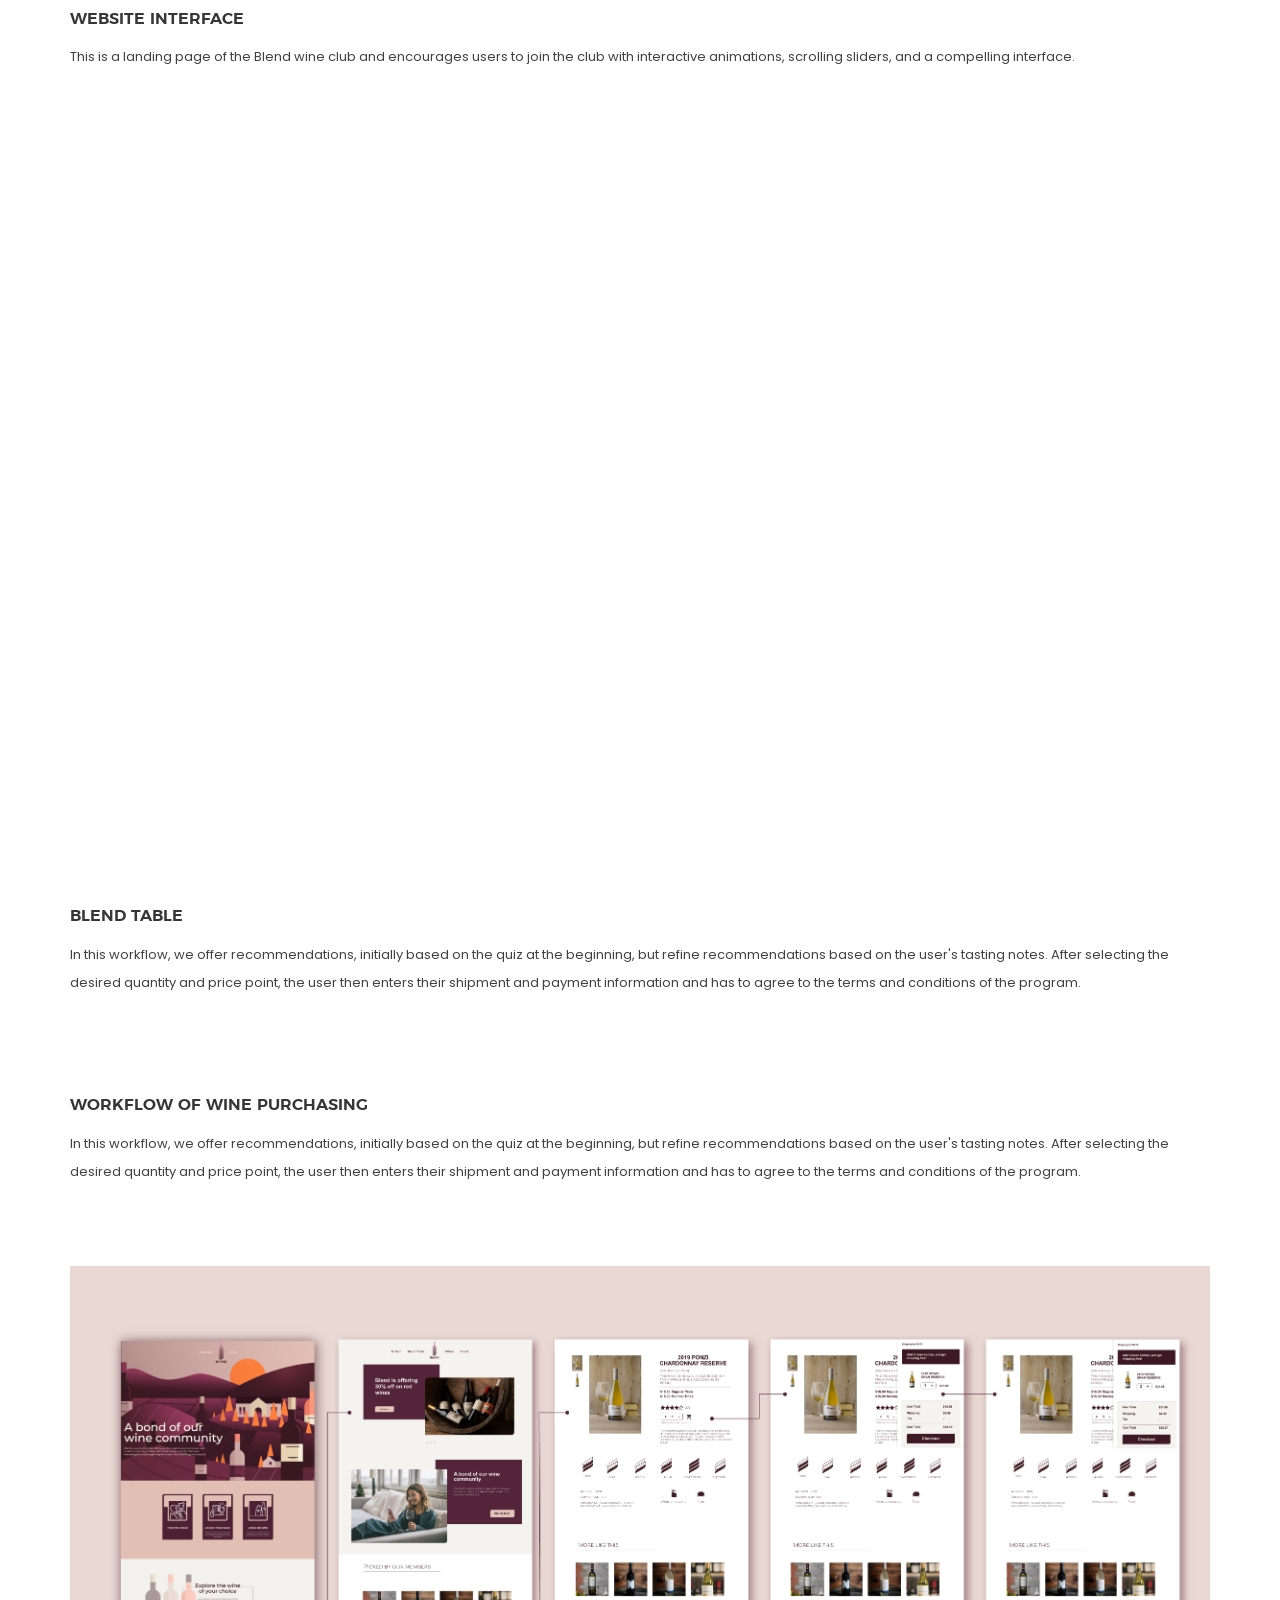
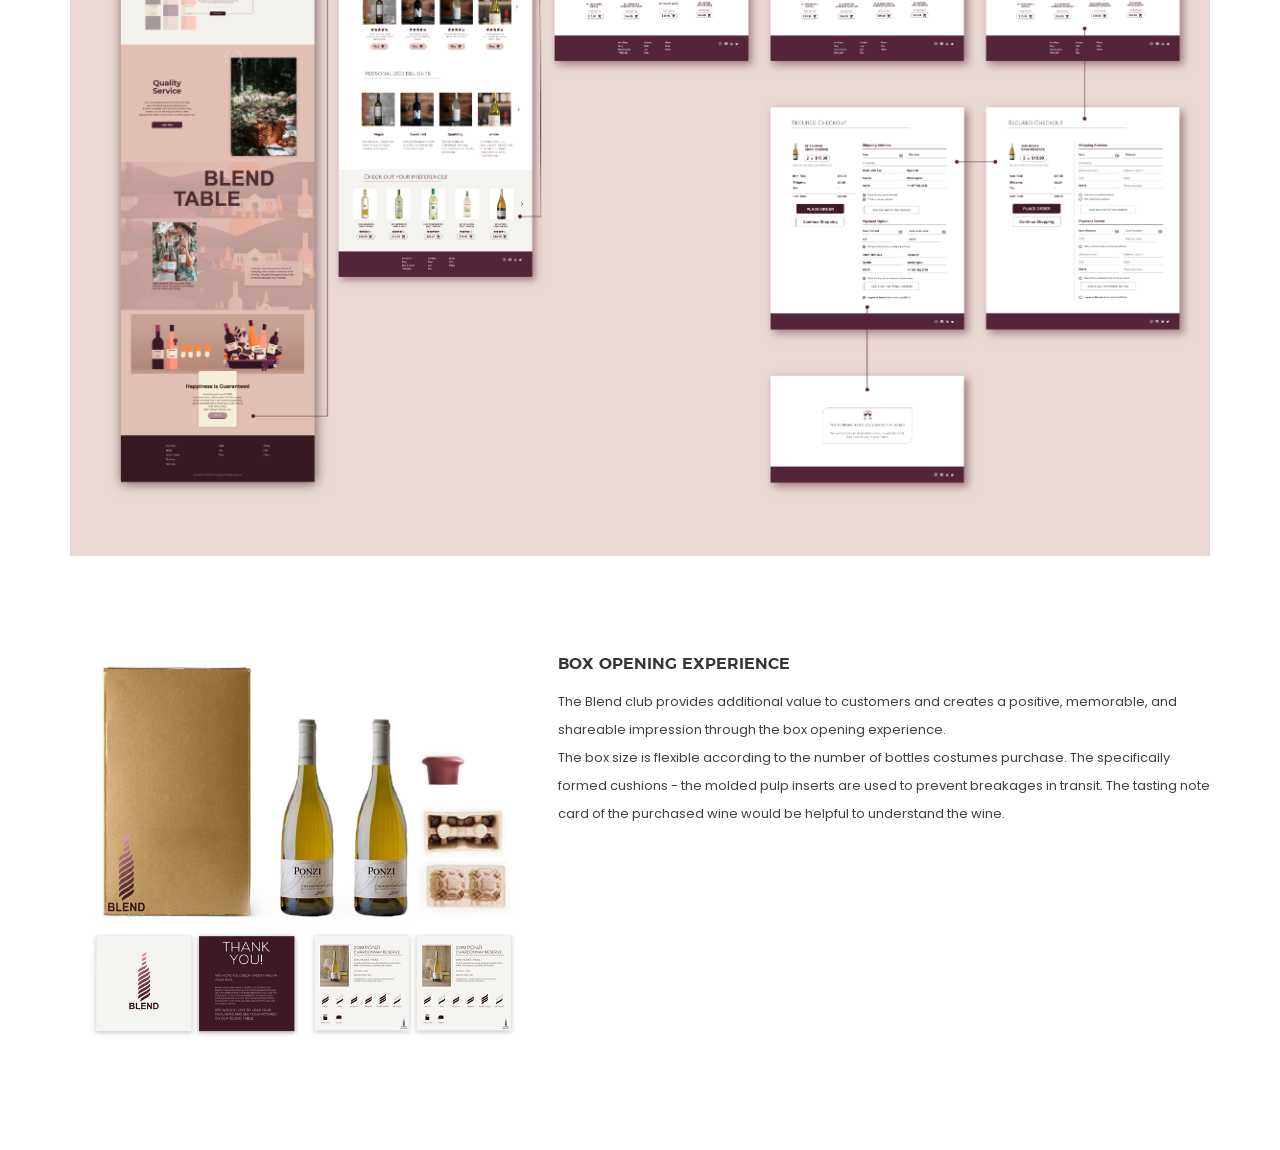
<file: portfolio-pages/blend-wine/Blend-portfolio-details.html>
<!doctype html>
<html class="no-js" lang="en">

<head>
	<meta charset="utf-8">
	<meta http-equiv="X-UA-Compatible" content="IE=edge">
	<meta name="viewport" content="width=device-width, initial-scale=1">
	<meta name="description" content="Mim is a Personal Portfolio Template">
	<meta name="keywords"
		content="Personal , Personal portfolio template, Personal portfolio, landing page, material design, portfolio, personal">
	<meta name="author" content="regaltheme.com">

	<title>Blend Portfolio Details || SB</title>

	<!-- favicon -->
	<link rel="shortcut icon" type="image/x-icon" href="../../assets/img/sb-favicon.png">

	<!-- style css -->
	<link rel="stylesheet" href="../../style.css">
	<!-- modernizr js -->
	<script src="../../assets/js/vendor/modernizr-2.8.3.min.js"></script>

</head>

<body>
	<!--[if lt IE 8]>
            <p class="browserupgrade">You are using an <strong>outdated</strong> browser. Please <a href="http://browsehappy.com/">upgrade your browser</a> to improve your experience.</p>
        <![endif]-->
	<!-- HTML5 shim and Respond.js for IE8 support of HTML5 elements and media queries -->
	<!-- WARNING: Respond.js doesn't work if you view the page via file:// -->
	<!--[if lt IE 9]>
          <script src="https://oss.maxcdn.com/html5shiv/3.7.2/html5shiv.min.js"></script>
          <script src="https://oss.maxcdn.com/respond/1.4.2/respond.min.js"></script>
        <![endif]-->

	<!-- Loading Bar Start -->
	<div id="loading">
		<div id="loading-center">
			<div id="loading-center-absolute">
				<img src="../../assets/img/SB_logo.png" alt="Mim" />
				<div class="object" id="object_three"></div>
			</div>
		</div>
	</div>
	<!-- Loading Bar End -->
	<div id="home"></div>

	<!-- Header Section Start -->
	<header class="header-style-1 portfolio-details light-bg">
		<div class="top clearfix">
			<div class="header-top active-sticky ptb-50">
				<div class="container">
					<div class="row">
						<div class="col-xs-6 col-sm-5">
							<div class="left">
								<div class="logo">
									<a href="../../index.html"><img src="../../assets/img/SB_logo.png" alt="Mim" /></a>
								</div>
							</div>
						</div>
						<div class="col-xs-6 col-sm-7">
							<div class="right">
								<div class="expand-menu-open floatright">
									<i class="zmdi zmdi-menu"></i>
								</div>
								<nav class="mainmenu onepage-nev floatright">
									<ul class="clearfix">
										<!-- <li><a href="index.html#home">Home</a></li> -->
										<li><a href="../../about-me.html">About</a></li>
										<li><a href="../../index.html#portfolio">PORTFOLIO</a></li>
										<!-- <li><a href="index.html#service">Services</a></li>
										<li><a href="index.html#blog">Blog</a></li>
										<li><a href="index.html#contact">Contact</a></li> -->
									</ul>
								</nav>
							</div>
						</div>
					</div>
				</div>
			</div>
			<div class="mainmenu-expand bg-color-2">
				<div class="close-menu">
					<i class="zmdi zmdi-close-circle-o"></i>
				</div>
				<div class="menu-logo">
					<a href="index.html"><img src="../../assets/img/sb-favicon.png" alt="Mim" /></a>
				</div>
				<nav class="mainmenu-box onepage-nev">
					<ul class="clearfix">
						<!-- <li><a href="index.html#home">Home</a></li> -->
						<li><a href="index.html#about">About</a></li>
						<li><a href="index.html#portfolio">PORTFOLIO</a></li>
						<!-- <li><a href="index.html#service">Services</a></li>
						<li><a href="index.html#blog">Blog</a></li>
						<li><a href="index.html#contact">Contact</a></li> -->
					</ul>
				</nav>
			</div>
		</div>
	</header>
	<!-- Header Section End -->
	<!-- Portfolio Details Section Start -->
	<div class="portfolio-details-area light-bg section-padding">
		<div class="container">
			<div class="row">
				<div class="col-xs-12 col-sm-8">
					<div class="portfolio-description single-post">
						<h1 class="font-30 montserrat weight-medium capitalize">Blend Wine Subscription</h1>

						<h5> Overview</h5>
						<p>Some urban young professionals feel overwhelmed while selecting wine, translating their
							preferences, and seeking notable suggestions from professional wine drinkers. </p>
					</div>
				</div>
				<div class="col-xs-12 col-sm-4">
					<div class="portfolio-sidebar pt-45">
						<ul>
							<li><span>Duration :</span>
								<p>6 weeks</p>
							</li>
							<li><span>Team :</span>
								<p>Solo </p>
							</li>
							<li><span>Role :</span>
								<p>UX Research, Brand Development, Wireframing, visual design, UI Interface </p>
							</li>
							<li><span>Skill :</span>
								<p>Illustrator, Photoshop, Procreate, XD, Webflow </p>
							</li>
							<li><span>Client :</span>
								<p>Personal project</p>
							</li>
							<!-- <li><span>Services :</span>
								<p>Sells, Marketing, PSD Envato, All, Charlila</p>
							</li> -->
						</ul>
					</div>
				</div>
			</div>

			<!-- ...................Hero-Image-section.............................. -->

			<div class="row">
				<div class="col-xs-12">
					<div class="project-gallery pt-80">
						<div class="row">
							<div class="col-xs-12 ">
								<a href="../../assets/img/blend-wine-img/wine-all-asset.jpg" class="fancybox">
									<img src="../../assets/img/blend-wine-img/wine-all-asset.jpg" alt="Project Image" />
								</a>
							</div>
						</div>
					</div>
				</div>
			</div>

			<!-- ...................problem-solution-section.............................. -->

			<div class="row">
				<div class="col-xs-12 col-sm-6">
					<div class="portfolio-description single-post problem-solution">
						<h5> Problem</h5>
						<p> How might we provide a wine club experience which would reduce wine anxiety while educating
							wine drinkers? </p>
					</div>
				</div>
				<div class="col-xs-12 col-sm-6">
					<div class="portfolio-description single-post problem-solution">
						<h5> Solution</h5>
						<p>I uncovered wine selecting obstacles from urban young professional wine drinkers and used
							social networking to help them connect to others on advice about wine selections. The
							website and app empower and educate users to learn about wine by hanging out with club
							members and cultivating a growing local wine community.

						</p>
					</div>
				</div>
			</div>

			<!-- ...................Image-section.............................. -->

			<!-- <div class="row">
				<div class="col-xs-12">
					<div class="project-gallery pt-80">
						<div class="row">
							<div class="col-xs-12 ">
								<a href="../../assets/img/linda-img/new-pic.png" class="fancybox">
									<img src="../../assets/img/linda-img/new-pic.png" alt="Project Image" />
								</a>
							</div>
						</div>
					</div>
				</div>
			</div> -->

			<!-- ...................info-and-image-aside-section.............................. -->

			<!-- <div class="row">
				<div class="col-xs-12 col-sm-6">
					<div class="portfolio-description single-post problem-solution">
						<h5> Problem</h5>
						<p> Microsoft Cortana is a synthetic intelligence character in Microsoft's Halo Combat video
							game. Similarly, Linda is another character from the same video game.
							A skilled soldier in highly classified operations succeeds the missions with flexibility and
							gracefulness.
						</p>
						<p>
							Linda learns through their network of established users how to provide the richest
							experience, right out of the box. Moreover, it reduces the complexity of multiple services
							and subscriptions and provides a standard, trustworthy individual interface.
						</p>
					</div>
				</div>
				<div class="col-xs-12 col-sm-6">
					<div class="portfolio-description single-post problem-solution">
						<a href="../../assets/img/linda-img/linda-tv-logo copy.jpg" class="fancybox">
							<img src="../../assets/img/linda-img/linda-tv-logo copy.jpg" alt="Project Image" />
						</a>
					</div>
				</div>
			</div> -->

			<!-- ...................research-info-section.............................. -->
			<div class="row">
				<div class="col-xs-12">
					<div class="portfolio-description single-post info">
						<h5> Research</h5>
						<p> When talking about wines, many people feel overwhelmed selecting wine bottles for purchase.
							They feel anxious looking at dozens of wine aisles, misunderstand by grabbing wine with
							quirky and sophisticated label designs. Oftentimes, they feel they don’t have adequate
							knowledge of wine, so they consume the same wine or sometimes avoid it.</p>
						<p>They expect budget quality wines and prefer recommended wines by trustworthy people or
							friends. And along with that, they want to educate themselves. Wine would be more enjoyable
							when consumed with friends.
						</p>

					</div>
				</div>
			</div>

			<!-- ...................research-Image-section.............................. -->

			<div class="row">
				<div class="col-xs-12">
					<div class="project-gallery pt-80">

						<a href="../../assets/img/blend-wine-img/wine-persona.png" class="fancybox">
							<img src="../../assets/img/blend-wine-img/wine-persona.png" alt="Project Image" />
						</a>

					</div>
				</div>
			</div>

			<!-- ...................Empathy-Map-info-section.............................. -->
			<div class="row">
				<div class="col-xs-12">
					<div class="portfolio-description single-post info">
						<h5> Empathy Map</h5>
						<p> It helps to understand the user’s problem in-depth and ways to seek solutions. Sam and Lily
							need knowledge of wines, limited options, guidance, and recommendations from known people,
							especially wine terminology, wine pairings, tasting notes for themselves and their friends.
						</p>
					</div>
				</div>
			</div>

			<!-- ...................Empathy-Map-Image-section.............................. -->

			<div class="row">
				<div class="col-xs-12">
					<div class="project-gallery pt-80">

						<a href="../../assets/img/blend-wine-img/wine-empathy.png" class="fancybox">
							<img src="../../assets/img/blend-wine-img/wine-empathy.png" alt="Project Image" />
						</a>
					</div>
				</div>
			</div>

			<!-- ...................Research-section.............................. -->

			<div class="row">
				<div class="col-xs-12 col-sm-6">
					<div class="portfolio-description single-post problem-solution">
						<h5>Venn Diagram</h5>
						<p>
							It is helpful to narrow down the options and focus on finding compelling solutions.
							Despite intermediate or beginner levels, they both enjoy wine.
							They are socially active and would like to connect with new people, if offered then they can
							join wine tasting and meet new people so they will get wise recommendations from members and
							winemakers.

						</p>

					</div>
				</div>
				<div class="col-xs-12 col-sm-6">
					<div class="portfolio-description single-post problem-solution">
						<a href="../../assets/img/blend-wine-img/wine-venn-dia.png" class="fancybox">
							<img src="../../assets/img/blend-wine-img/wine-venn-dia.png" alt="Project Image" />
						</a>
					</div>
				</div>
			</div>


			<!-- ...................moodboard-info-section.............................. -->
			<!-- <div class="row">
				<div class="col-xs-12">
					<div class="portfolio-description single-post info">
						<h5> Video</h5>
						<p> Linda goes beyond entertainment and visual communication. Users can play recipe videos and
							share the same video link immediately to friends with multiple social apps with the help of
							Linda Smart TV. For parental control, Linda can protect children from harmful content and
							set a time limit. Moreover, It can understand your voice tone and slang and appropriately
							respond to you.
						</p>
					</div>
				</div>
			</div> -->

			<!-- ...................moodboard-Image-section.............................. -->

			<div class="row">
				<div class="col-xs-12">
					<div class="project-gallery pt-80">

						<a href="../../assets/img/blend-wine-img/wine-mood.png" class="fancybox">
							<img src="../../assets/img/blend-wine-img/wine-mood.png" alt="Project Image" />
						</a>

					</div>
				</div>
			</div>


			<!-- ...................wine-quiz-gif-section.............................. -->

			<div class="row">
				<div class="col-xs-12 col-sm-5">
					<div class="portfolio-description single-post problem-solution">
						<h5> Short Quiz</h5>
						<p>The users are encouraged to take a short quiz that helps to figure out what are the best
							equivalent wines from our shop.
						</p>

					</div>
				</div>
				<div class="col-xs-12 col-sm-7">
					<div class="portfolio-description single-post problem-solution">
						<a href="../../assets/img/blend-wine-img/wine-quiz.gif" class="fancybox">
							<img src="../../assets/img/blend-wine-img/wine-quiz.gif" alt="Project Image" />
						</a>
					</div>
				</div>
			</div>


			<!-- ...................video-info-section.............................. -->
			<div class="row">
				<div class="col-xs-12">
					<div class="portfolio-description single-post info">
						<h5>Website Interface</h5>
						<p>
							This is a landing page of the Blend wine club and encourages users to join the club with
							interactive animations, scrolling sliders, and a compelling interface.


						</p>
					</div>
				</div>
			</div>
			<!-- ...................video-section.............................. -->

			<div class="row">
				<div class="col-xs-12">
					<div class="project-gallery pt-80">
						<iframe class="video" src="https://www.youtube.com/embed/4exVQ1YBNA8"
							frameborder="0"
							allow="accelerometer; autoplay; encrypted-media; gyroscope; picture-in-picture"
							allowfullscreen></iframe>
					</div>
				</div>
			</div>



			<!-- ...................BLEND-TABLE-FEATURE-info-section.............................. -->
			<div class="row">
				<div class="col-xs-12">
					<div class="portfolio-description single-post info">
						<h5> Blend Table</h5>
						<p>In this workflow, we offer recommendations, initially based on the quiz at the beginning, but
							refine recommendations based on the user's tasting notes. After selecting the desired
							quantity and price point, the user then enters their shipment and payment information and
							has to agree to the terms and conditions of the program.
						</p>
					</div>
				</div>
			</div>


			<!-- ...................workflow of wine-info-section.............................. -->
			<div class="row">
				<div class="col-xs-12">
					<div class="portfolio-description single-post info">
						<h5> workflow of wine purchasing</h5>
						<p>In this workflow, we offer recommendations, initially based on the quiz at the beginning, but
							refine recommendations based on the user's tasting notes. After selecting the desired
							quantity and price point, the user then enters their shipment and payment information and
							has to agree to the terms and conditions of the program.
						</p>
					</div>
				</div>
			</div>
			<!-- ...................workflow of wine-Image-section.............................. -->

			<div class="row">
				<div class="col-xs-12">
					<div class="project-gallery pt-80">
						<a href="../../assets/img/blend-wine-img/wine-workflow.png" class="fancybox">
							<img src="../../assets/img/blend-wine-img/wine-workflow.png" alt="Project Image" />
						</a>
					</div>
				</div>
			</div>

			<!-- ...................OOBE-section.............................. -->

			<div class="row">

				<div class="col-xs-12 col-sm-5">
					<div class="portfolio-description single-post problem-solution">
						<a href="../../assets/img/blend-wine-img/wine-knolled-shot.png" class="fancybox">
							<img src="../../assets/img/blend-wine-img/wine-knolled-shot.png" alt="Project Image" />
						</a>
					</div>
				</div>
				<div class="col-xs-12 col-sm-7">
					<div class="portfolio-description single-post problem-solution">
						<h5> Box Opening Experience</h5>
						<p>The Blend club provides additional value to customers and creates a positive, memorable, and
							shareable impression through the box opening experience.
						</p>
						<p>
							The box size is flexible according to the number of bottles costumes purchase. The
							specifically formed cushions - the molded pulp inserts are used to prevent breakages in
							transit. The tasting note card of the purchased wine would be helpful to understand the
							wine.
						</p>

					</div>
				</div>

			</div>





			<!-- ...................images-grid-section.............................. -->

			<!-- <div class="row">
				<div class="col-xs-12">
					<div class="project-gallery pt-80">
						<div class="row">
							<div class="col-xs-12 col-sm-6 mb-30">
								<a href="../../assets/img/portfolio/details/1.jpg" class="fancybox">
									<img src="../../assets/img/portfolio/details/1.jpg" alt="Project Image" />
								</a>
							</div>
							<div class="col-xs-12 col-sm-6 mb-30">
								<a href="../../assets/img/portfolio/details/2.jpg" class="fancybox">
									<img src="../../assets/img/portfolio/details/2.jpg" alt="Project Image" />
								</a>
							</div>
						</div>
						<div class="row">
							<div class="col-xs-12 col-sm-6 mobile-mb-30">
								<a href="../../assets/img/portfolio/details/3.jpg" class="fancybox">
									<img src="../../assets/img/portfolio/details/3.jpg" alt="Project Image" />
								</a>
							</div>
							<div class="col-xs-12 col-sm-6">
								<a href="../../assets/img/portfolio/details/4.jpg" class="fancybox">
									<img src="../../assets/img/portfolio/details/4.jpg" alt="Project Image" />
								</a>
							</div>
						</div>
					</div>
				</div>
			</div>
		</div>
	</div> -->

			<!-- Footer Section End -->
			<!-- Footer Section Start -->
			<!-- <footer class="footer bg-color-1 ptb-20">
		<div class="container">
			<div class="row">
				<div class="col-xs-12">
					<div class="left floatleft">
						<p>Copyright &copy; 2017 <a href="https://themeforest.net/user/regaltheme"
								target="_blank">Regaltheme</a>.</p>
					</div>
					<div class="right social-link floatright">
						<ul class="clearfix">
							<li><a href="http://www.facebook.com" target="_blank">Facebook</a></li>
							<li><a href="http://www.twitter.com" target="_blank">Twitter</a></li>
							<li><a href="http://www.linkedin.com" target="_blank">Linkden</a></li>
							<li><a href="mailto:regaltheme@gmail.com" target="_blank">Email</a></li>
						</ul>
					</div>
				</div>
			</div>
		</div>
	</footer> -->
			<!-- Footer Section End -->

			<!-- All JS Here -->
			<!-- jQuery Latest Version -->
			<script src="../../assets/js/vendor/jquery-1.12.4.min.js"></script>
			<!-- Bootstrap JS -->
			<script src="../../assets/js/bootstrap.min.js"></script>
			<!-- One Page Nav JS -->
			<script src="../../assets/js/one-page-nav.js"></script>
			<!-- Waypoints JS -->
			<script src="../../assets/js/waypoints.min.js"></script>
			<!-- Progressbar JS -->
			<script src="../../assets/js/progressbar.js"></script>
			<!-- Isotope -->
			<script src="../../assets/js/isotope.pkgd.js"></script>
			<!-- Isotope -->
			<script src="../../assets/js/jquery.validate.min.js"></script>
			<!-- Slick Slider JS -->
			<script src="../../assets/js/slick.min.js"></script>
			<!-- Fancybox JS -->
			<script src="../../assets/js/jquery.fancybox.pack.js"></script>
			<!-- Plugins JS -->
			<script src="../../assets/js/plugins.js"></script>
			<!-- main JS -->
			<script src="../../assets/js/main.js"></script>
</body>

</html>
</file>
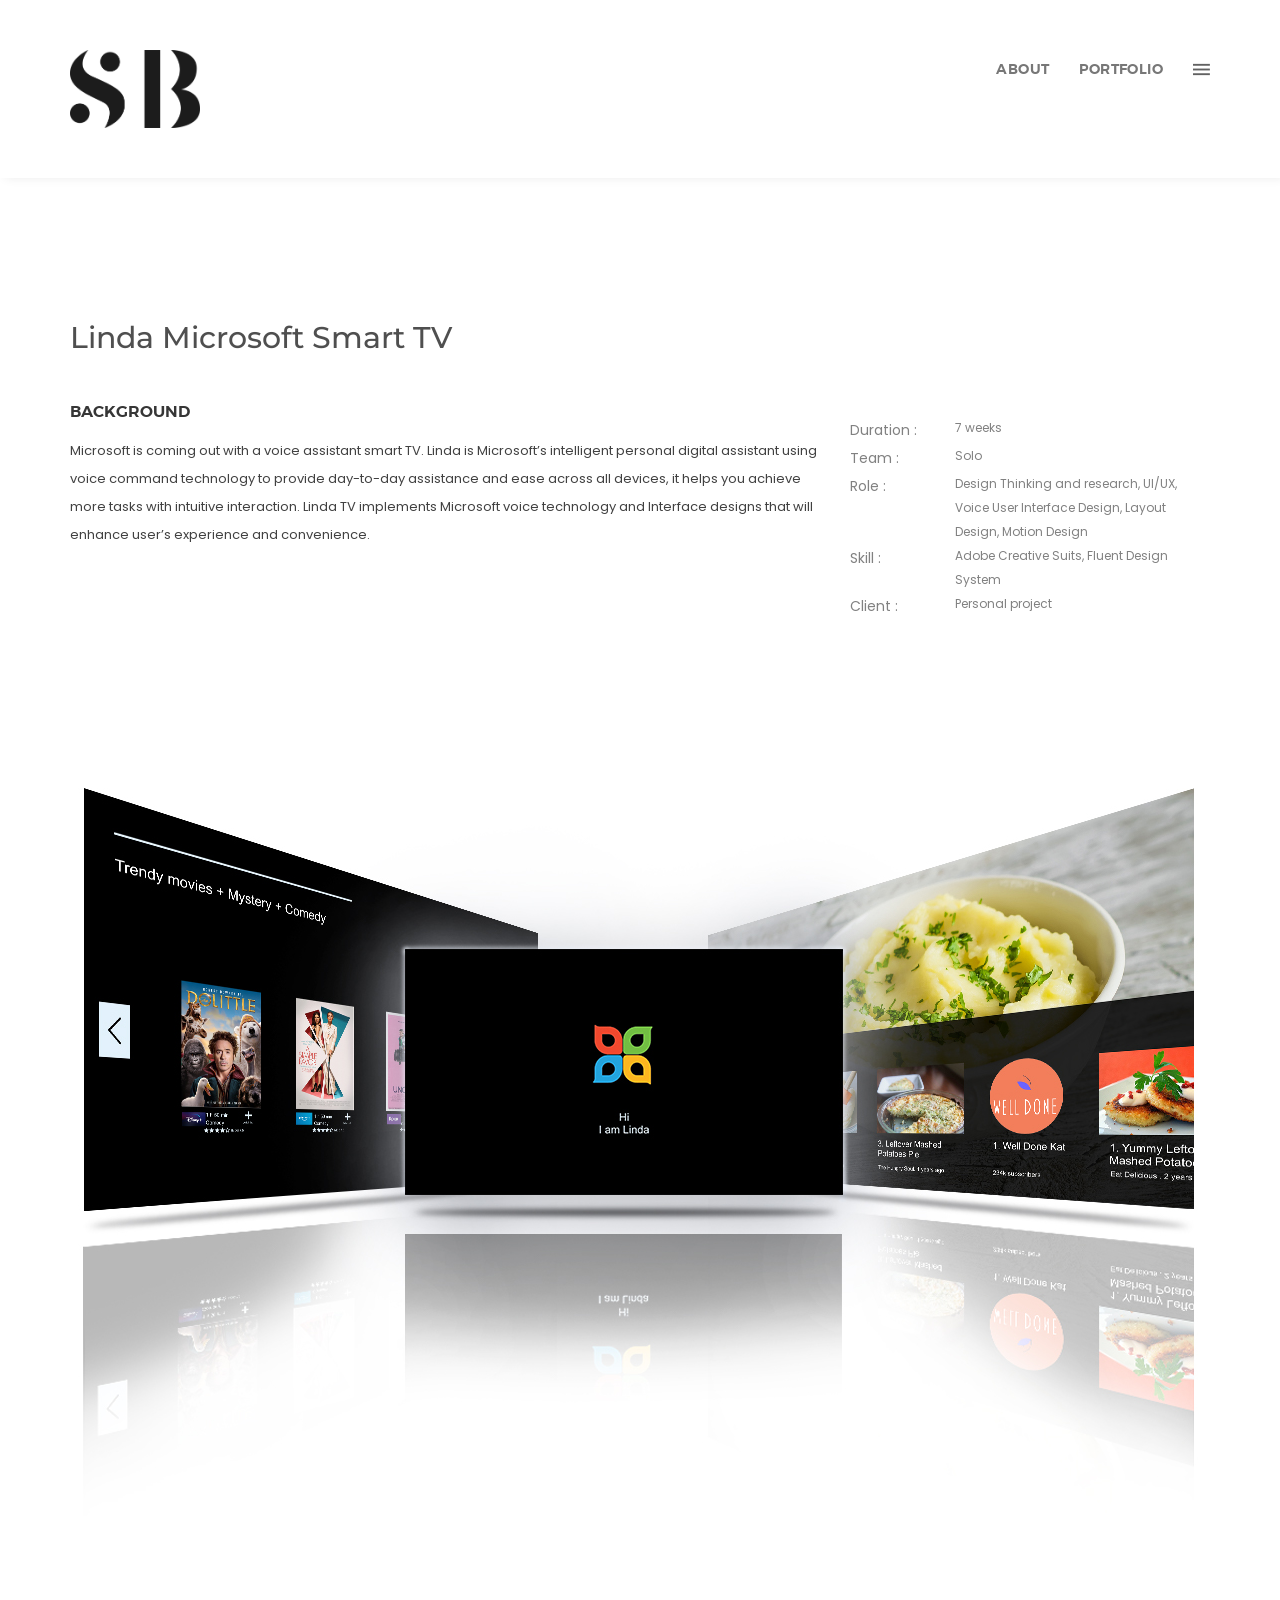
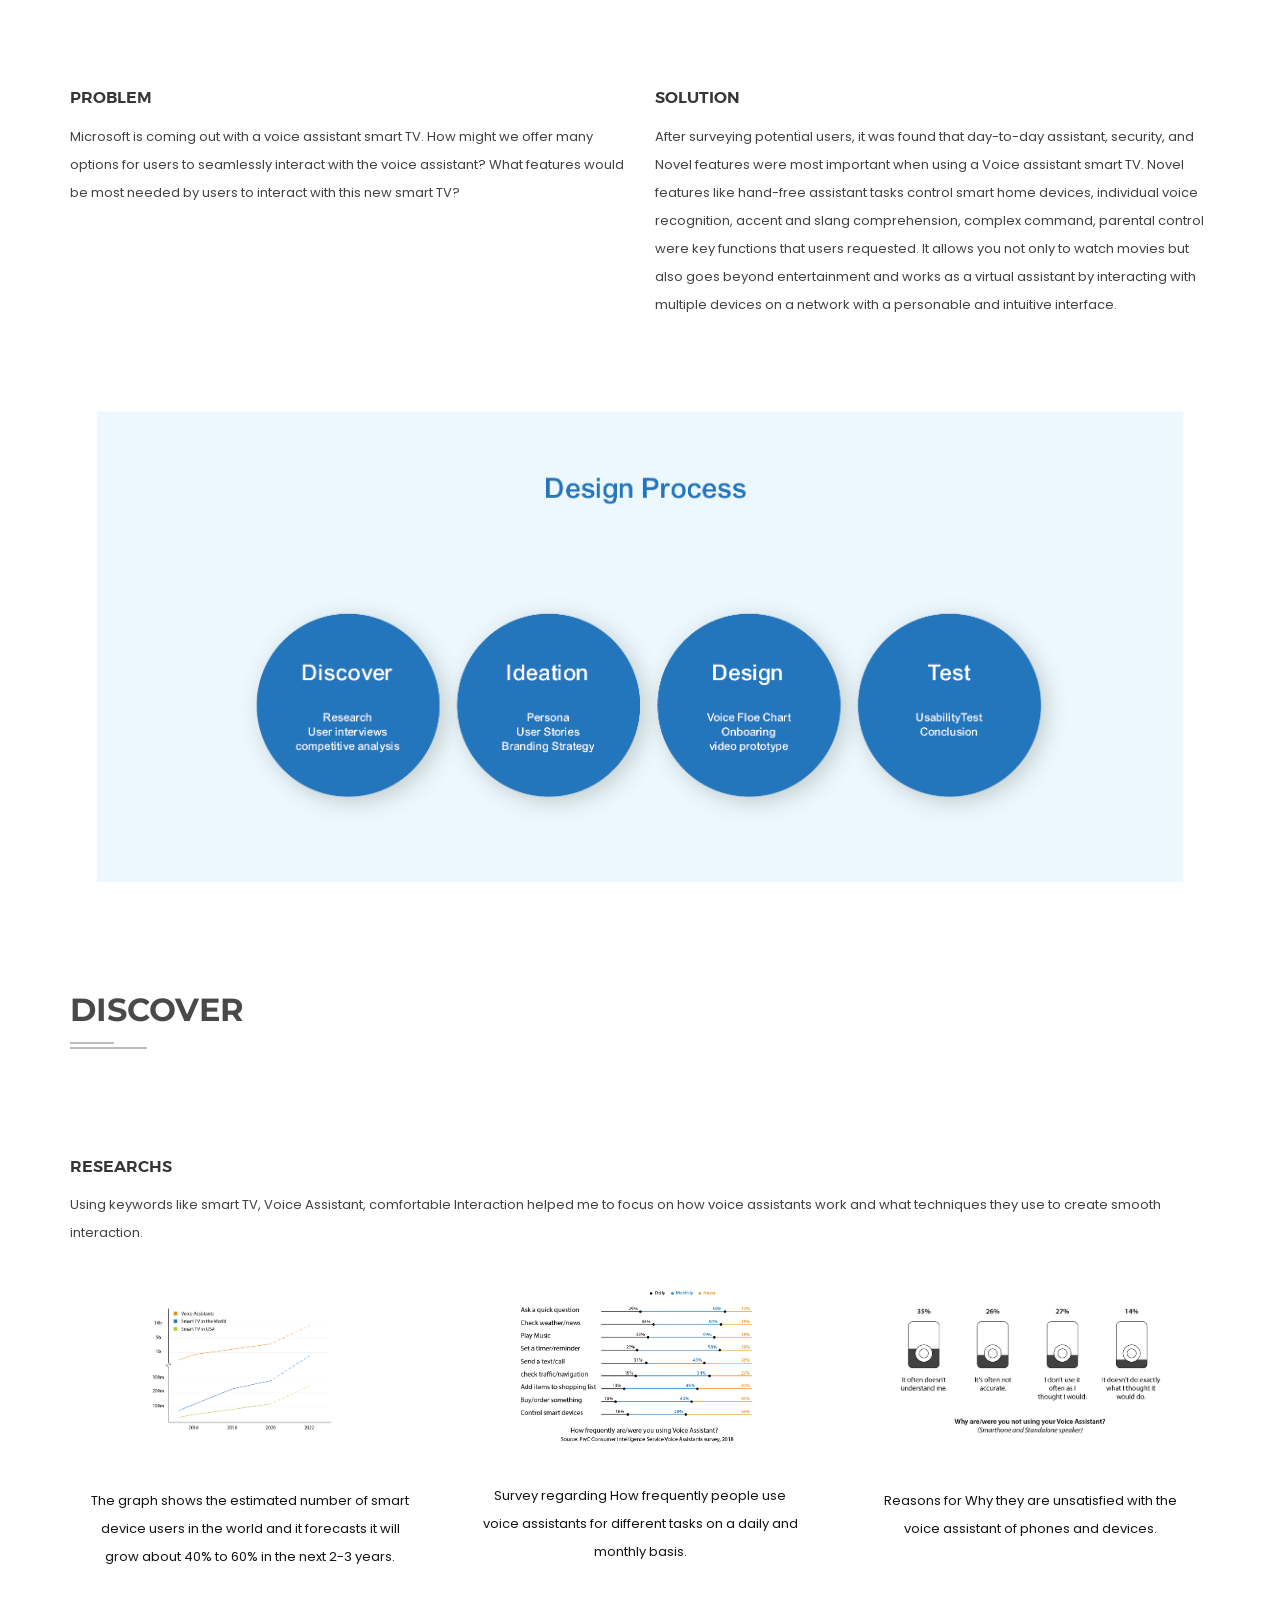
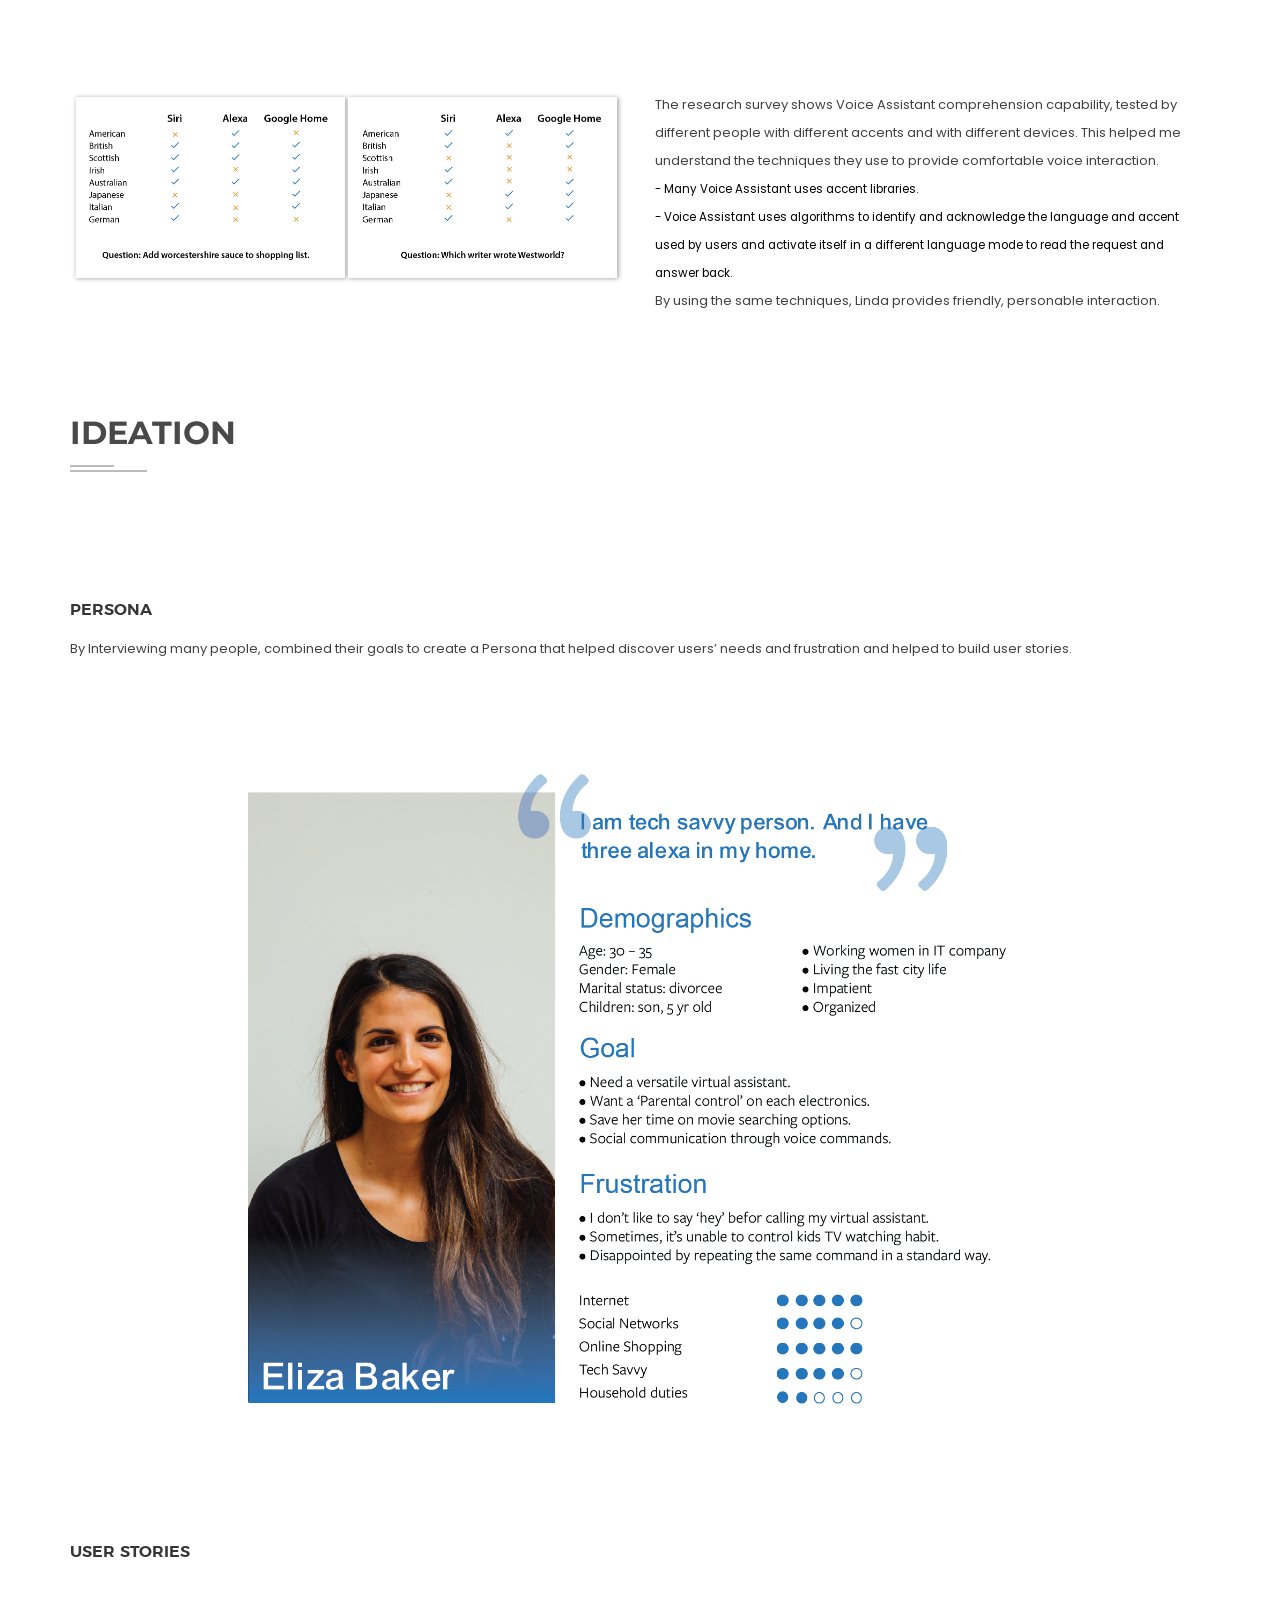
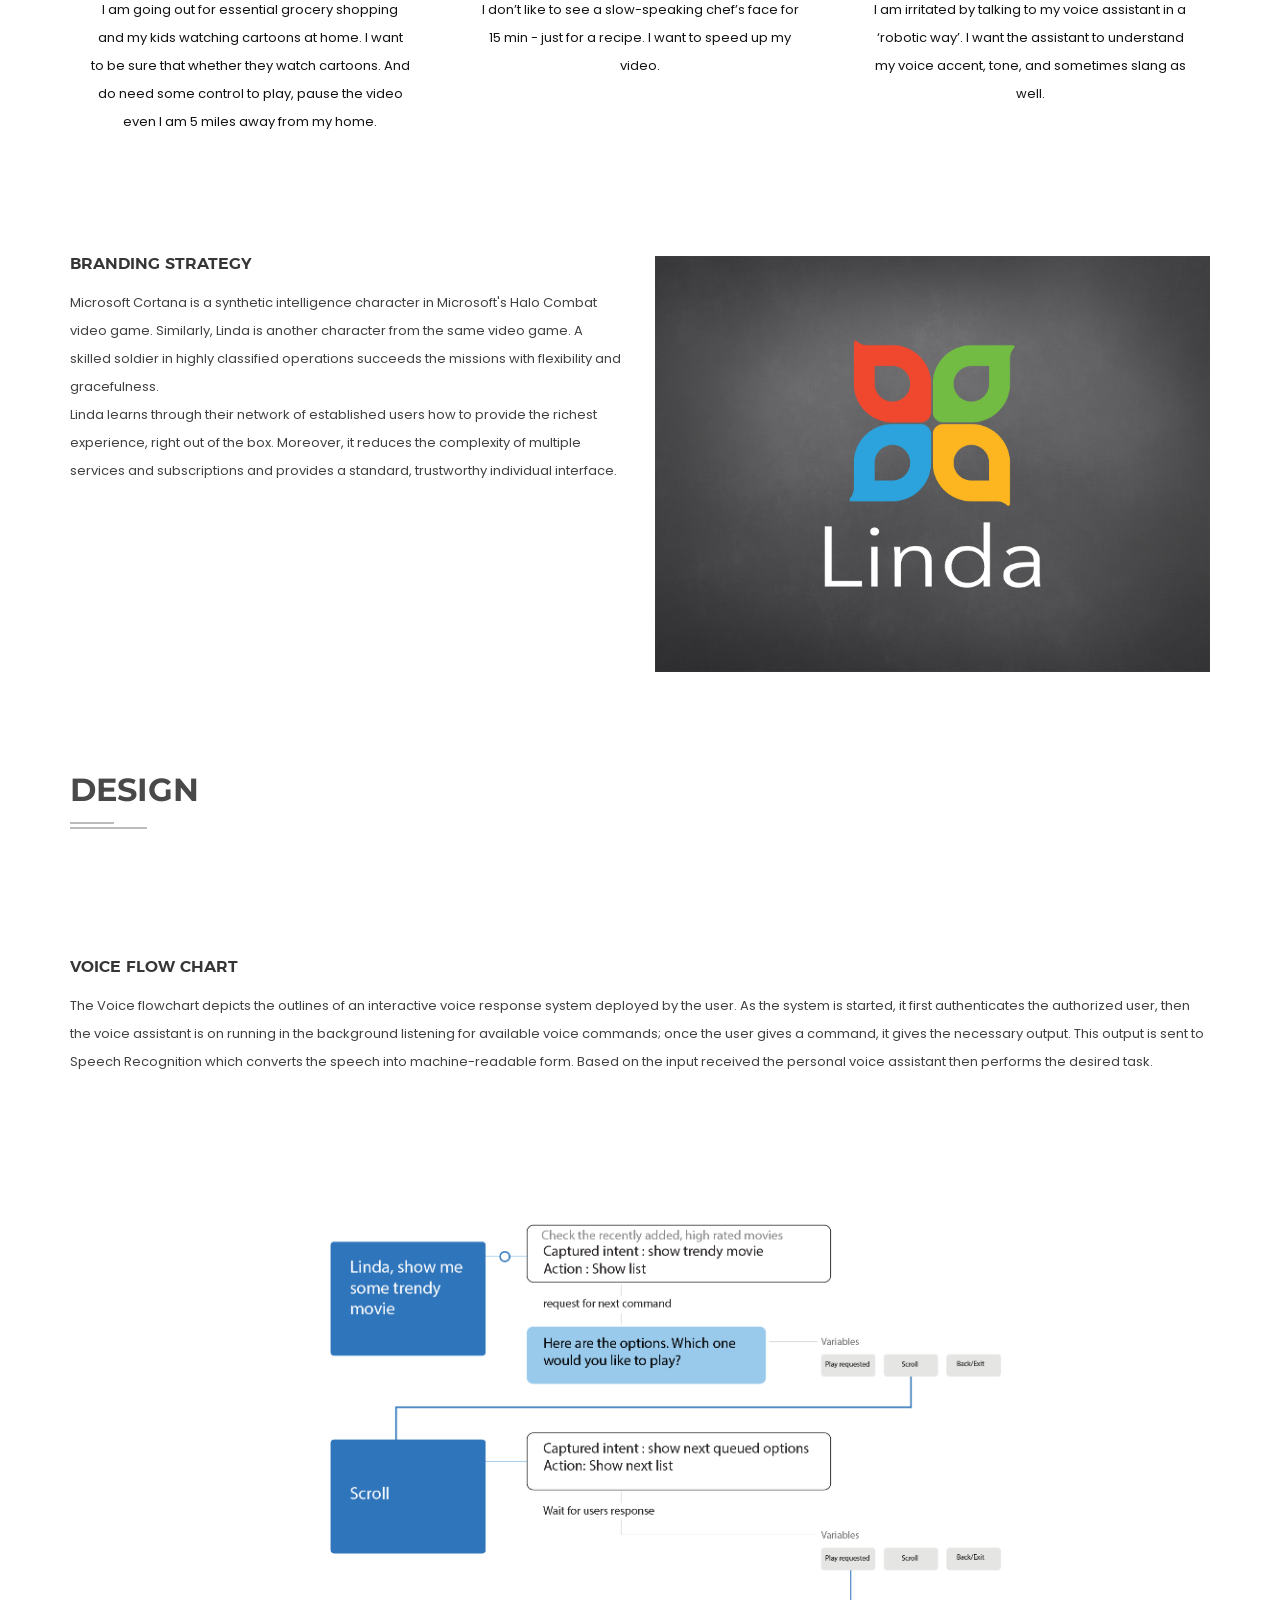
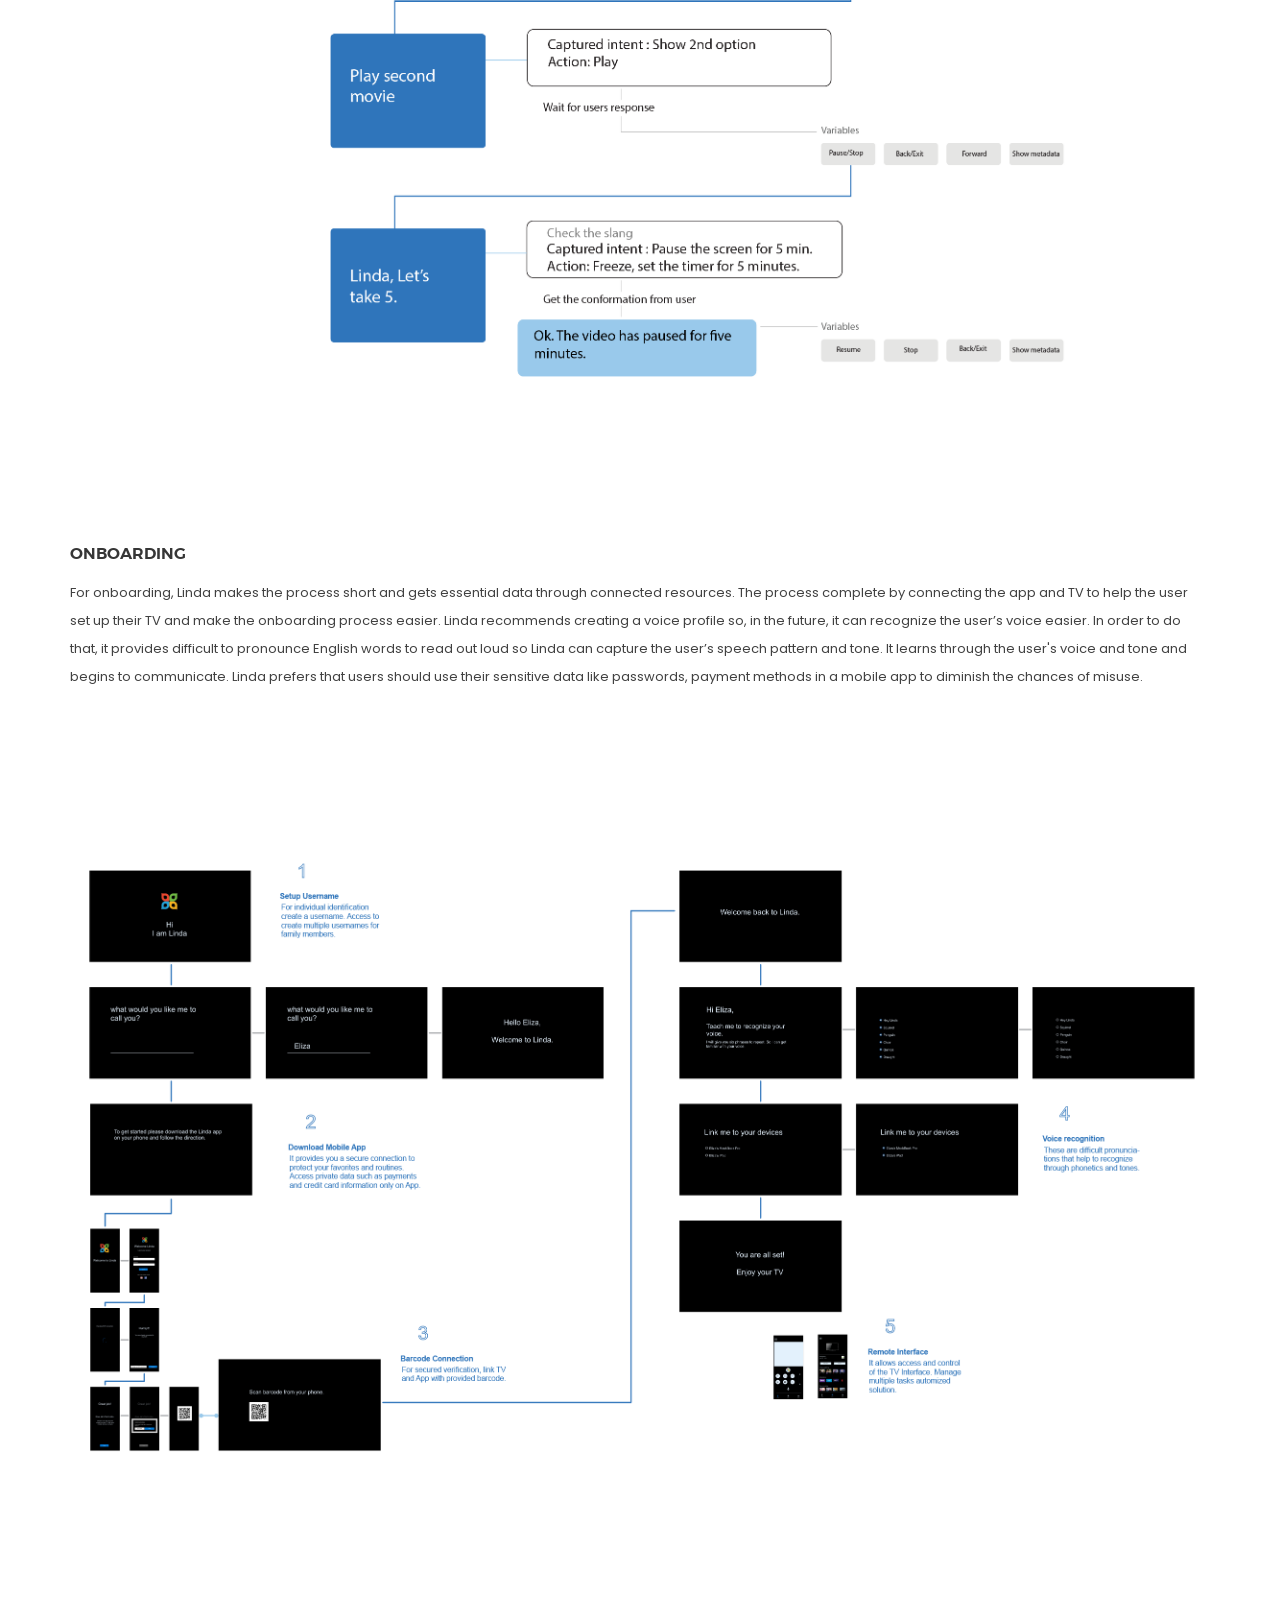
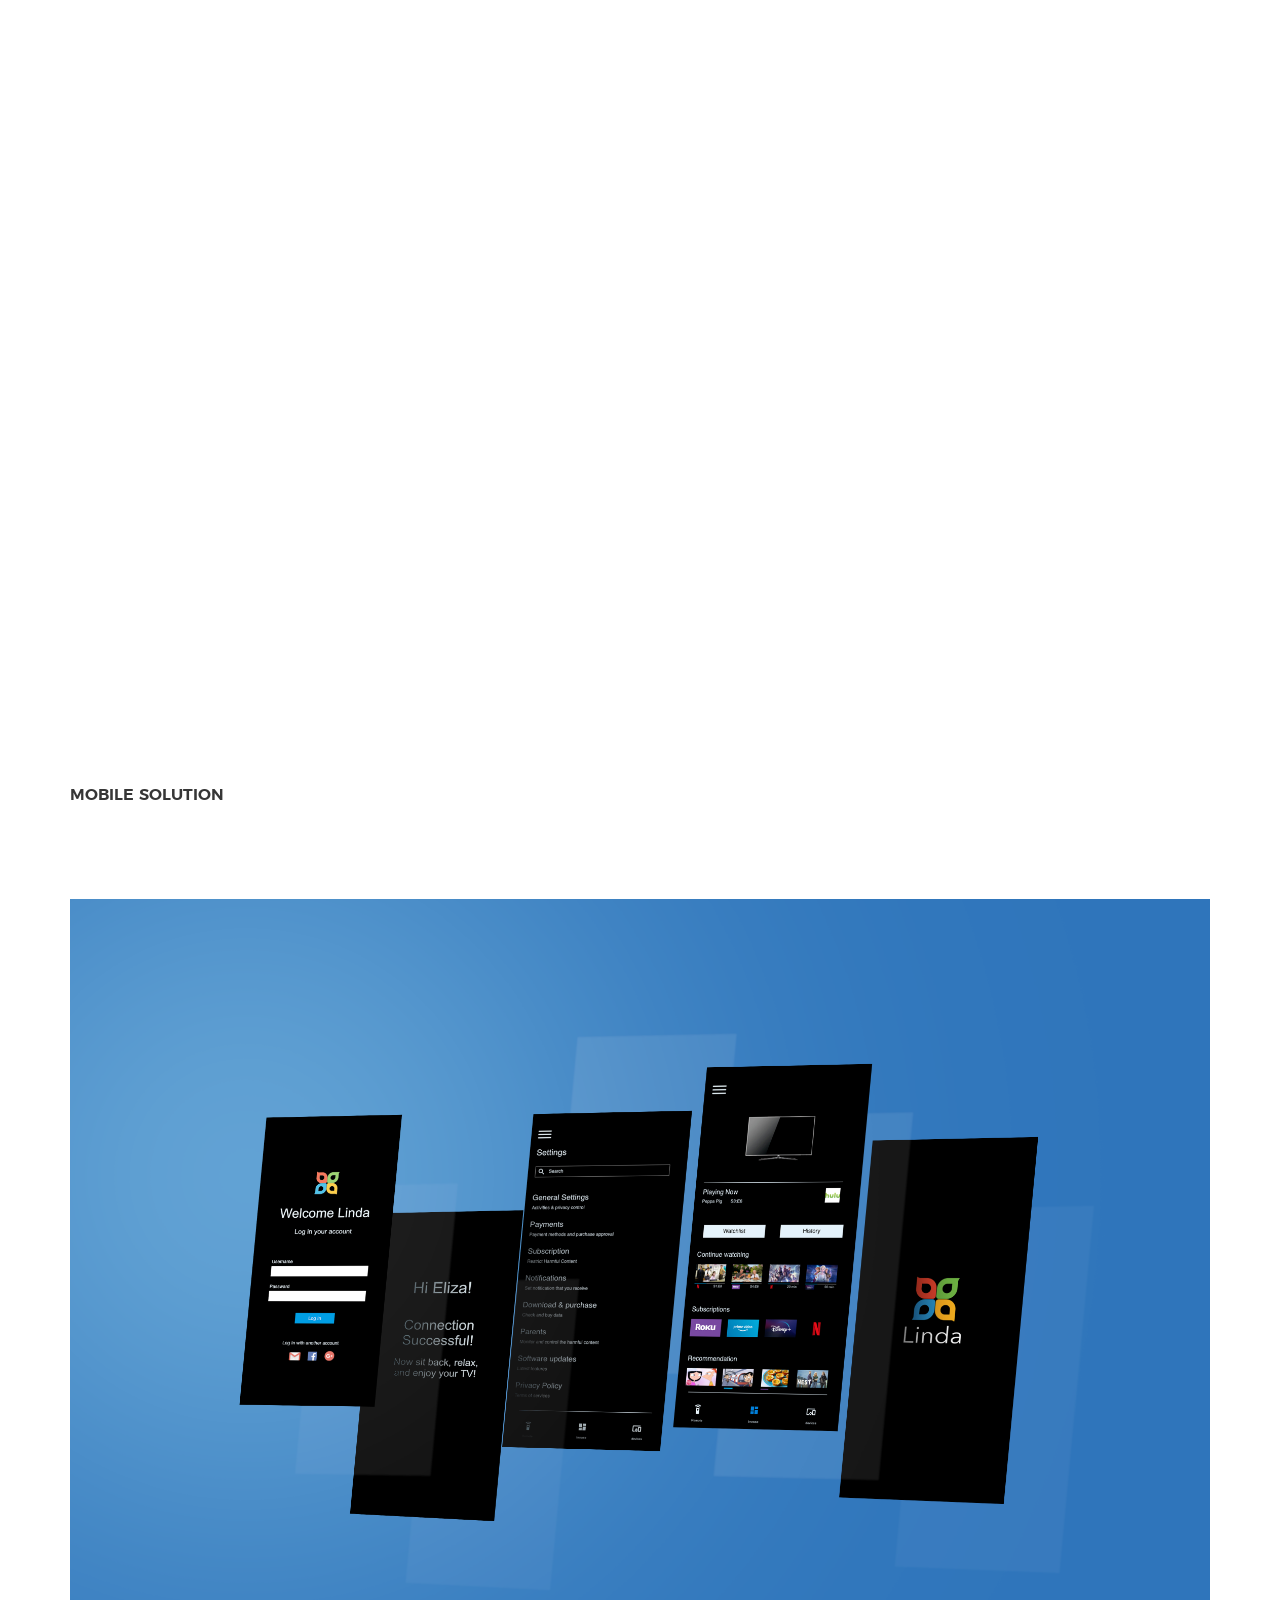
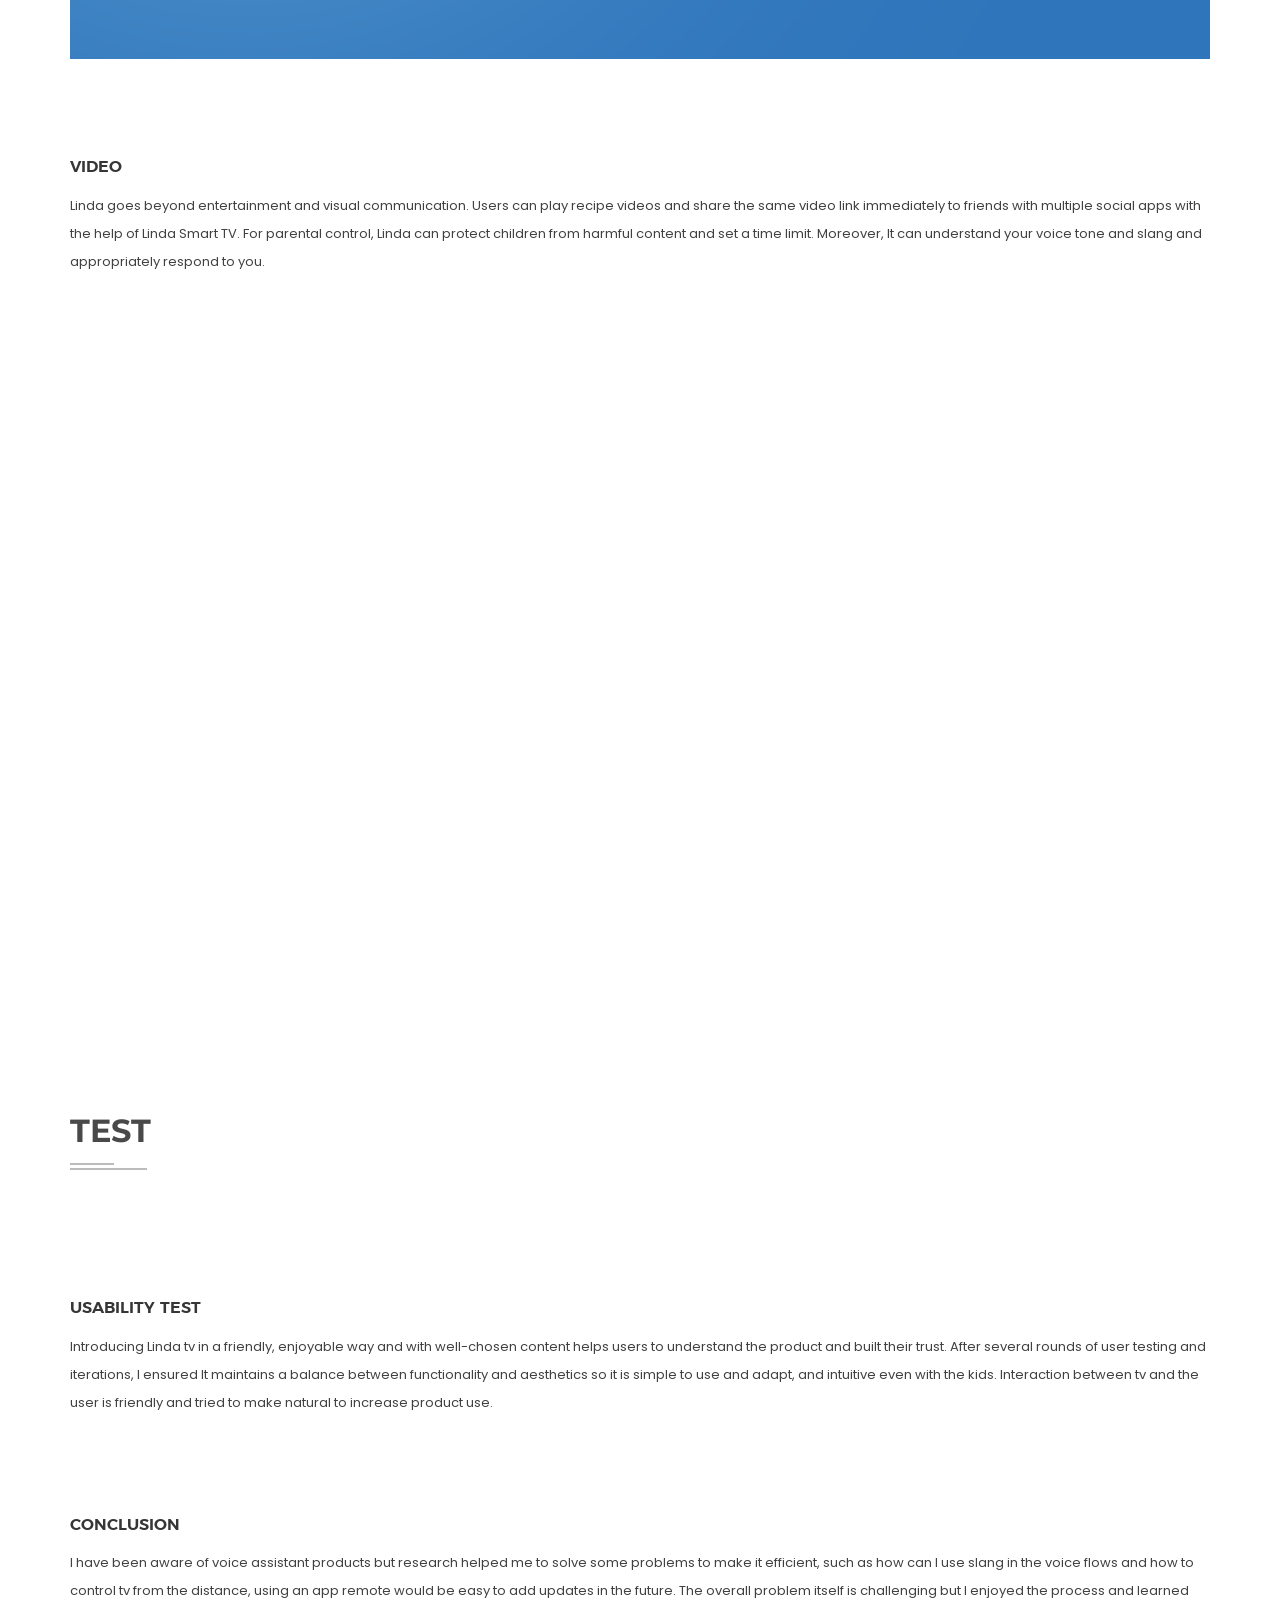
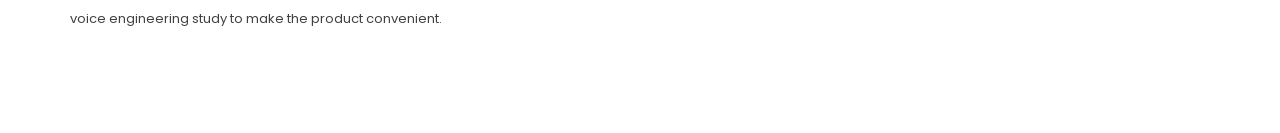
<file: portfolio-pages/linda-tv/linda-portfolio-details.html>
<!doctype html>
<html class="no-js" lang="en">

<head>
	<meta charset="utf-8">
	<meta http-equiv="X-UA-Compatible" content="IE=edge">
	<meta name="viewport" content="width=device-width, initial-scale=1">
	<meta name="description" content="Mim is a Personal Portfolio Template">
	<meta name="keywords"
		content="Personal , Personal portfolio template, Personal portfolio, landing page, material design, portfolio, personal">
	<meta name="author" content="regaltheme.com">

	<title>Linda Portfolio Details || SB</title>

	<!-- favicon -->
	<link rel="shortcut icon" type="image/x-icon" href="../../assets/img/sb-favicon.png">

	<!-- style css -->
	<link rel="stylesheet" href="../../style.css">
	<!-- modernizr js -->
	<script src="../../assets/js/vendor/modernizr-2.8.3.min.js"></script>

</head>

<body>
	<!--[if lt IE 8]>
            <p class="browserupgrade">You are using an <strong>outdated</strong> browser. Please <a href="http://browsehappy.com/">upgrade your browser</a> to improve your experience.</p>
        <![endif]-->
	<!-- HTML5 shim and Respond.js for IE8 support of HTML5 elements and media queries -->
	<!-- WARNING: Respond.js doesn't work if you view the page via file:// -->
	<!--[if lt IE 9]>
          <script src="https://oss.maxcdn.com/html5shiv/3.7.2/html5shiv.min.js"></script>
          <script src="https://oss.maxcdn.com/respond/1.4.2/respond.min.js"></script>
        <![endif]-->

	<!-- Loading Bar Start -->
	<div id="loading">
		<div id="loading-center">
			<div id="loading-center-absolute">
				<img src="../../assets/img/SB_logo.png" alt="Mim" />
				<div class="object" id="object_three"></div>
			</div>
		</div>
	</div>
	<!-- Loading Bar End -->
	<div id="home"></div>

	<!-- Header Section Start -->
	<header class="header-style-1 portfolio-details light-bg">
		<div class="top clearfix">
			<div class="header-top active-sticky ptb-50">
				<div class="container">
					<div class="row">
						<div class="col-xs-6 col-sm-5">
							<div class="left">
								<div class="logo">
									<a href="../../index.html"><img src="../../assets/img/SB_logo.png" alt="Mim" /></a>
								</div>
							</div>
						</div>
						<div class="col-xs-6 col-sm-7">
							<div class="right">
								<div class="expand-menu-open floatright">
									<i class="zmdi zmdi-menu"></i>
								</div>
								<nav class="mainmenu onepage-nev floatright">
									<ul class="clearfix">
										<!-- <li><a href="../../index.html">Home</a></li> -->
										<!-- <li><a href="index.html#home">Home</a></li> -->
										<li><a href="../../about-me.html">About</a></li>
										<li><a href="../../index.html#portfolio">PORTFOLIO</a></li>
										<!-- <li><a href="index.html#service">Services</a></li>
										<li><a href="index.html#blog">Blog</a></li>
										<li><a href="index.html#contact">Contact</a></li> -->
									</ul>
								</nav>
							</div>
						</div>
					</div>
				</div>
			</div>
			<div class="mainmenu-expand bg-color-2">
				<div class="close-menu">
					<i class="zmdi zmdi-close-circle-o"></i>
				</div>
				<div class="menu-logo">
					<a href="index.html"><img src="../../assets/img/sb-favicon.png" alt="Mim" /></a>
				</div>
				<nav class="mainmenu-box onepage-nev">
					<ul class="clearfix">
						<!-- <li><a href="../../index.html">Home</a></li> -->
						<li><a href="index.html#about">About</a></li>
						<li><a href="index.html#portfolio">PORTFOLIO</a></li>
						<!-- <li><a href="index.html#service">Services</a></li>
						<li><a href="index.html#blog">Blog</a></li>
						<li><a href="index.html#contact">Contact</a></li> -->
					</ul>
				</nav>
			</div>
		</div>
	</header>
	<!-- Header Section End -->
	<!-- Portfolio Details Section Start -->
	<div class="portfolio-details-area light-bg section-padding">
		<div class="container">
			<div class="row">
				<div class="col-xs-12 col-sm-8">
					<div class="portfolio-description single-post">
						<h1 class="font-30 montserrat weight-medium capitalize">Linda Microsoft Smart TV</h1>

						<h5> Background</h5>
						<p>Microsoft is coming out with a voice assistant smart TV. Linda is Microsoft’s intelligent
							personal digital assistant using voice command technology to provide day-to-day assistance
							and ease across all devices, it helps you achieve more tasks with intuitive interaction.
							Linda TV implements Microsoft voice technology and Interface designs that will enhance
							user’s experience and convenience. </p>
					</div>
				</div>
				<div class="col-xs-12 col-sm-4">
					<div class="portfolio-sidebar pt-45">
						<ul>
							<li><span>Duration :</span>
								<p>7 weeks</p>
							</li>
							<li><span>Team :</span>
								<p>Solo</p>
							</li>

							<li><span>Role :</span>
								<p>Design Thinking and research, UI/UX, Voice User Interface Design, Layout Design,
									Motion Design</p>
							</li>
							<li><span>Skill :</span>
								<p>Adobe Creative Suits, Fluent Design System</p>
							</li>
							<li><span>Client :</span>
								<p>Personal project</p>
							</li>
							<!-- <li><span>Services :</span>
								<p>Sells, Marketing, PSD Envato, All, Charlila</p>
							</li> -->
						</ul>
					</div>
				</div>
			</div>

			<!-- ...................Hero-Image-section.............................. -->

			<div class="row">
				<div class="col-xs-12">
					<div class="project-gallery pt-80">
						<div class="row">
							<div class="col-xs-12 ">
								<a href="../../assets/img/linda-img/linda-2.jpg" class="fancybox">
									<img src="../../assets/img/linda-img/linda-2.jpg" alt="Project Image" />
								</a>
							</div>
						</div>
					</div>
				</div>
			</div>

	<!-- ..............................................problem-solution-section....................................... -->

			<div class="row">
				<div class="col-xs-12 col-sm-6">
					<div class="portfolio-description single-post problem-solution">
						<h5> Problem</h5>
						<p> Microsoft is coming out with a voice assistant smart TV. How might we offer many options for
							users to seamlessly interact with the voice assistant? What features would be most needed by
							users to interact with this new smart TV? </p>
					</div>
				</div>
				<div class="col-xs-12 col-sm-6">
					<div class="portfolio-description single-post problem-solution">
						<h5> Solution</h5>
						<p>After surveying potential users, it was found that day-to-day assistant, security, and Novel
							features were most important when using a Voice assistant smart TV. Novel features like
							hand-free assistant tasks control smart home devices, individual voice recognition, accent
							and slang comprehension, complex command, parental control were key functions that users
							requested. It allows you not only to watch movies but also goes beyond entertainment and
							works as a virtual assistant by interacting with multiple devices on a network with a
							personable and intuitive interface.
						</p>
					</div>
				</div>
			</div>

	<!-- ..............................................Design-process-section......................................................... -->

			<div class="row">
				<div class="col-xs-12">
					<div class="project-gallery pt-80">
		
						<a href="../../assets/img/linda-img/linda-design.png" class="fancybox">
							<img src="../../assets/img/linda-img/linda-design.png" alt="Project Image" />
						</a>
		
					</div>
				</div>
			</div>	


	<!-- ...................Discover-section.............................. -->
			<div class="row">
				<div class="col-xs-12">
					<div class="header_bgcolor">
						<div class="section-title method-name mb-30">
							<h2 class="mb-15"> Discover  </h2>
							<div class="horizontal-line left mb-20">
								<div class="top"></div>
								<div class="bottom"></div>
							</div>
						</div>
					</div>
				</div>
</div>



	<!-- ..............................................research-graph-section......................................................... -->

			<div class="row">
				<div class="col-xs-12">
					<div class="portfolio-description single-post terra-users">
						<h5>Researchs</h5>
						<p>
							Using keywords like smart TV, Voice Assistant, comfortable Interaction
							 helped me to focus on how voice assistants work and what techniques they use to create smooth interaction.
						</p>
					</div>
				</div>
			</div>


			<div class="row">
				<div class="col-xs-12 col-sm-4">
					<div class="portfolio-description single-post user-quotes graph">
						<img src="../../assets/img/linda-img/graph-1.png" alt="Project Image" />
						<p>
							The graph shows the estimated number of smart device users in the world and it
							 forecasts it will grow about 40% to 60% in the next 2-3 years.
						</p>

					</div>
				</div>

				<div class="col-xs-12 col-sm-4">
					<div class="portfolio-description single-post user-quotes graph">
						<img src="../../assets/img/linda-img/graph-2.png" alt="Project Image" />
						<p>
							​​Survey regarding How frequently people use voice assistants for different tasks on a daily and monthly basis. 
						</p>

					</div>
				</div>
				<div class="col-xs-12 col-sm-4">
					<div class="portfolio-description single-post user-quotes graph">
						<img src="../../assets/img/linda-img/graph-3.png" alt="Project Image" />
						<p>
							Reasons for Why they are unsatisfied with the voice assistant of phones and devices. 

						</p>

					</div>
				</div>
			</div>

<!-- .........................research-section.............................. -->

<div class="row">
	<div class="col-xs-12 col-sm-6">
		<div class="portfolio-description single-post problem-solution">

<div class="portfolio-description single-post problem-solution">
			<a href="../../assets/img/linda-img/linda-tv-logo copy.jpg" class="fancybox">
				<img src="../../assets/img/linda-img/linda-quest.png" alt="Project Image" />
			</a>
		</div>
		
		</div>
	</div>
	
	<div class="col-xs-12 col-sm-6">
		<div class="portfolio-description single-post problem-solution">

			
			<p>The research survey shows Voice Assistant comprehension capability, tested by different people with
				 different accents and with different devices. 
				This helped me understand the techniques they use to provide comfortable voice interaction. 
				
			</p>
			<p>
				<ul class="linda-list">
					<li> - Many Voice Assistant uses accent libraries. </li>
					<li> - Voice Assistant uses algorithms to identify and acknowledge the language and accent used by 
						users and activate itself in a different language mode to read the request and answer back.  </li>
				</ul>
			</p>
			<p>By using the same techniques, Linda provides friendly, personable interaction.  
		   </p>
		</div>
	</div>
</div>

	<!-- ...........................Ideation-section.............................. -->
	<div class="row">
		<div class="col-xs-12">
			<div class="header_bgcolor">
				<div class="section-title method-name mb-30">
					<h2 class="mb-15"> Ideation  </h2>
					<div class="horizontal-line left mb-20">
						<div class="top"></div>
						<div class="bottom"></div>
					</div>
				</div>
			</div>
		</div>
</div>


	<!-- ...................info-section.............................. -->
	<div class="row">
		<div class="col-xs-12">
			<div class="portfolio-description single-post info">
				<h5> Persona </h5>
				<p> By Interviewing many people, combined their goals to create a Persona that helped discover 
					users’ needs and frustration and helped to build user stories. 
				</p>
			</div>
		</div>
	</div>
	
	<div class="row">
		<div class="col-xs-12">
			<div class="project-gallery pt-80">

				<a href="../../assets/img/linda-img/linda-p.png" class="fancybox">
					<img src="../../assets/img/linda-img/linda-p.png" alt="Project Image" />
				</a>

			</div>
		</div>
	</div>	

          <!-- ...................................user-stories.......................................... -->

		  <div class="row">
					<div class="col-xs-12">
						<div class="portfolio-description single-post terra-users">
							<h5>User Stories</h5>
							<!-- <p>
								We interviewed people to get their insights on alcoholic beverages.
							</p> -->
					</div>
				</div>
	     	</div>


			<div class="row">
				<div class="col-xs-12 col-sm-4">
					<div class="portfolio-description single-post user-quotes">
							<p>
								I am going out for essential grocery shopping and my kids watching cartoons at home. I want to be sure that whether 
								they watch cartoons. And do need some control to play, pause the video even I am 5 miles away from my home.
							</p>
			     	</div>
		    	</div>

		    	<div class="col-xs-12 col-sm-4">
			    	<div class="portfolio-description single-post user-quotes">
							<p>
								I don’t like to see a slow-speaking chef’s 
								face for 15 min - just for a recipe. I want to speed up my video. 
							</p>
					</div>
			    </div>

				<div class="col-xs-12 col-sm-4">
					<div class="portfolio-description single-post user-quotes">	
							<p>
								I am irritated by talking to my voice assistant in a ‘robotic way’. 
								I want the assistant to understand my voice accent, tone, and sometimes slang as well. 
							</p>
						</div>
					</div>
			</div>


					<!-- ...................Overview-Linda-logo-section.............................. -->

			<div class="row">
				<div class="col-xs-12 col-sm-6">
					<div class="portfolio-description single-post problem-solution">
						<h5> Branding Strategy</h5>
						<p> Microsoft Cortana is a synthetic intelligence character in Microsoft's Halo Combat video
							game. Similarly, Linda is another character from the same video game.
							A skilled soldier in highly classified operations succeeds the missions with flexibility and
							gracefulness.
						</p>
						<p>
							Linda learns through their network of established users how to provide the richest
							experience, right out of the box. Moreover, it reduces the complexity of multiple services
							and subscriptions and provides a standard, trustworthy individual interface.
						</p>
					</div>
				</div>
				<div class="col-xs-12 col-sm-6">
					<div class="portfolio-description single-post problem-solution">
						<a href="../../assets/img/linda-img/linda-tv-logo copy.jpg" class="fancybox">
							<img src="../../assets/img/linda-img/linda-tv-logo copy.jpg" alt="Project Image" />
						</a>
					</div>
				</div>
			</div>


<!-- ...........................Design-section.............................. -->
<div class="row">
	<div class="col-xs-12">
		<div class="header_bgcolor">
			<div class="section-title method-name mb-30">
				<h2 class="mb-15"> Design </h2>
				<div class="horizontal-line left mb-20">
					<div class="top"></div>
					<div class="bottom"></div>
				</div>
			</div>
		</div>
	</div>
</div>


			<!-- ...................info-section.............................. -->
			<div class="row">
				<div class="col-xs-12">
					<div class="portfolio-description single-post info">
						<h5> Voice Flow Chart</h5>
						<p> The Voice flowchart depicts the outlines of an interactive voice response system deployed by
							the user. As the system is started, it first authenticates the authorized user, then the
							voice assistant is on running in the background listening for available voice commands; once
							the user gives a command, it gives the necessary output. This output is sent to Speech
							Recognition which converts the speech into machine-readable form. Based on the input
							received the personal voice assistant then performs the desired task.
						</p>
					</div>
				</div>
			</div>

			<!-- ......Image-section...... -->

			<div class="row">
				<div class="col-xs-12">
					<div class="project-gallery pt-80">

						<a href="../../assets/img/linda-img/linda-vui-small.png" class="fancybox">
							<img src="../../assets/img/linda-img/linda-vui-small.png" alt="Project Image" />
						</a>

					</div>
				</div>
			</div>

			<!-- ...................onboarding-info-section.............................. -->
			<div class="row">
				<div class="col-xs-12">
					<div class="portfolio-description single-post info">
						<h5> Onboarding</h5>
						<p> For onboarding, Linda makes the process short and gets essential data through connected
							resources. The process complete by connecting the app and TV to help the user set up their
							TV and make the onboarding process easier.
							Linda recommends creating a voice profile so, in the future, it can recognize the user’s
							voice easier. In order to do that, it provides difficult to pronounce English words to read
							out loud so Linda can capture the user’s speech pattern and tone.
							It learns through the user's voice and tone and begins to communicate. Linda prefers that
							users should use their sensitive data like passwords, payment methods in a mobile app to
							diminish the chances of misuse.

						</p>
					</div>
				</div>
			</div>

			<!-- ...................Image-section.............................. -->

			<div class="row">
				<div class="col-xs-12">
					<div class="project-gallery pt-80">

						<a href="../../assets/img/linda-img/linda-2white.png" class="fancybox">
							<img src="../../assets/img/linda-img/linda-2white.png" alt="Project Image" />
						</a>

					</div>
				</div>
			</div>

			<!-- ...................onboarding-video-section.............................. -->

			<div class="row">
				<div class="col-xs-12">
					<div class="project-gallery pt-80">
						<iframe class="video" src="https://www.youtube.com/embed/XaUAdvYCNso"
							frameborder="0"
							allow="accelerometer; autoplay; encrypted-media; gyroscope; picture-in-picture"
							allowfullscreen></iframe>
						</a>
					</div>
				</div>
			</div>


			<div class="row">
				<div class="col-xs-12">
					<div class="portfolio-description single-post info">
						<h5> Mobile Solution </h5>
						
					</div>
				</div>
			</div>

			<!-- ...................Image-section.............................. -->

			<div class="row">
				<div class="col-xs-12">
					<div class="project-gallery pt-80">

						<a href="../../assets/img/linda-img/Mobile-App-Screen-Mockups.png" class="fancybox">
							<img src="../../assets/img/linda-img/Mobile-App-Screen-Mockups.png" alt="Project Image" />
						</a>

					</div>
				</div>
			</div>

			<!-- ...................video-info-section.............................. -->
			<div class="row">
				<div class="col-xs-12">
					<div class="portfolio-description single-post info">
						<h5> Video</h5>
						<p> Linda goes beyond entertainment and visual communication. Users can play recipe videos and
							share the same video link immediately to friends with multiple social apps with the help of
							Linda Smart TV. For parental control, Linda can protect children from harmful content and
							set a time limit. Moreover, It can understand your voice tone and slang and appropriately
							respond to you.
						</p>
					</div>
				</div>
			</div>

			<!-- ...................Image-section.............................. -->

			<div class="row">
				<div class="col-xs-12">
					<div class="project-gallery pt-80">
						<iframe class="video" src="https://www.youtube.com/embed/5YR4Rilx4bw"
							frameborder="0"
							allow="accelerometer; autoplay; encrypted-media; gyroscope; picture-in-picture"
							allowfullscreen></iframe>
					</div>
				</div>
			</div>

<!-- ...........................Design-section.............................. -->
<div class="row">
	<div class="col-xs-12">
		<div class="header_bgcolor">
			<div class="section-title method-name mb-30">
				<h2 class="mb-15"> Test</h2>
				<div class="horizontal-line left mb-20">
					<div class="top"></div>
					<div class="bottom"></div>
				</div>
			</div>
		</div>
	</div>
</div>
			<!-- ...................info-section.............................. -->
			<div class="row">
				<div class="col-xs-12">
					<div class="portfolio-description single-post info">
						<h5> Usability Test</h5>
						<p> Introducing Linda tv in a friendly, enjoyable way and with well-chosen content helps users to understand 
							the product and built their trust. 
							After several rounds of user testing and iterations, I ensured It maintains a balance 
							between functionality and aesthetics so it
							 is simple to use and adapt, and intuitive even with the kids. 
							Interaction between tv and the user is friendly and tried to make natural to increase product use. 
							
						</p>
					</div>
				</div>
			</div>


	<!-- ...................info-section.............................. -->
	<div class="row">
		<div class="col-xs-12">
			<div class="portfolio-description single-post info">
				<h5> Conclusion</h5>
				<p> I have been aware of voice assistant products but research helped me to solve some 
					problems to make it efficient, such as how can I use slang in the voice flows and how to 
					control tv from the distance, using an app remote would be easy to add updates in the future. 
					The overall problem itself is challenging but I enjoyed the process and learned voice engineering 
					study to make the product convenient. 
				</p>
			</div>
		</div>
	</div>


			<!-- ...................images-grid-section.............................. -->

			<!-- <div class="row">
				<div class="col-xs-12">
					<div class="project-gallery pt-80">
						<div class="row">
							<div class="col-xs-12 col-sm-6 mb-30">
								<a href="../../assets/img/portfolio/details/1.jpg" class="fancybox">
									<img src="../../assets/img/portfolio/details/1.jpg" alt="Project Image" />
								</a>
							</div>
							<div class="col-xs-12 col-sm-6 mb-30">
								<a href="../../assets/img/portfolio/details/2.jpg" class="fancybox">
									<img src="../../assets/img/portfolio/details/2.jpg" alt="Project Image" />
								</a>
							</div>
						</div>
						<div class="row">
							<div class="col-xs-12 col-sm-6 mobile-mb-30">
								<a href="../../assets/img/portfolio/details/3.jpg" class="fancybox">
									<img src="../../assets/img/portfolio/details/3.jpg" alt="Project Image" />
								</a>
							</div>
							<div class="col-xs-12 col-sm-6">
								<a href="../../assets/img/portfolio/details/4.jpg" class="fancybox">
									<img src="../../assets/img/portfolio/details/4.jpg" alt="Project Image" />
								</a>
							</div>
						</div>
					</div>
				</div>
			</div> -->
		
	
	<!-- Footer Section End -->
	<!-- Footer Section Start -->
	<!-- <footer class="footer bg-color-1 ptb-20">
		<div class="container">
			<div class="row">
				<div class="col-xs-12">
					<div class="left floatleft">
						<p>Copyright &copy; 2017 <a href="https://themeforest.net/user/regaltheme"
								target="_blank">Regaltheme</a>.</p>
					</div>
					<div class="right social-link floatright">
						<ul class="clearfix">
							<li><a href="http://www.facebook.com" target="_blank">Facebook</a></li>
							<li><a href="http://www.twitter.com" target="_blank">Twitter</a></li>
							<li><a href="http://www.linkedin.com" target="_blank">Linkden</a></li>
							<li><a href="mailto:regaltheme@gmail.com" target="_blank">Email</a></li>
						</ul>
					</div>
				</div>
			</div>
		</div>
	</footer> -->
	<!-- Footer Section End -->

	<!-- All JS Here -->
	<!-- jQuery Latest Version -->
	<script src="../../assets/js/vendor/jquery-1.12.4.min.js"></script>
	<!-- Bootstrap JS -->
	<script src="../../assets/js/bootstrap.min.js"></script>
	<!-- One Page Nav JS -->
	<script src="../../assets/js/one-page-nav.js"></script>
	<!-- Waypoints JS -->
	<script src="../../assets/js/waypoints.min.js"></script>
	<!-- Progressbar JS -->
	<script src="../../assets/js/progressbar.js"></script>
	<!-- Isotope -->
	<script src="../../assets/js/isotope.pkgd.js"></script>
	<!-- Isotope -->
	<script src="../../assets/js/jquery.validate.min.js"></script>
	<!-- Slick Slider JS -->
	<script src="../../assets/js/slick.min.js"></script>
	<!-- Fancybox JS -->
	<script src="../../assets/js/jquery.fancybox.pack.js"></script>
	<!-- Plugins JS -->
	<script src="../../assets/js/plugins.js"></script>
	<!-- main JS -->
	<script src="../../assets/js/main.js"></script>
</body>

</html>
</file>
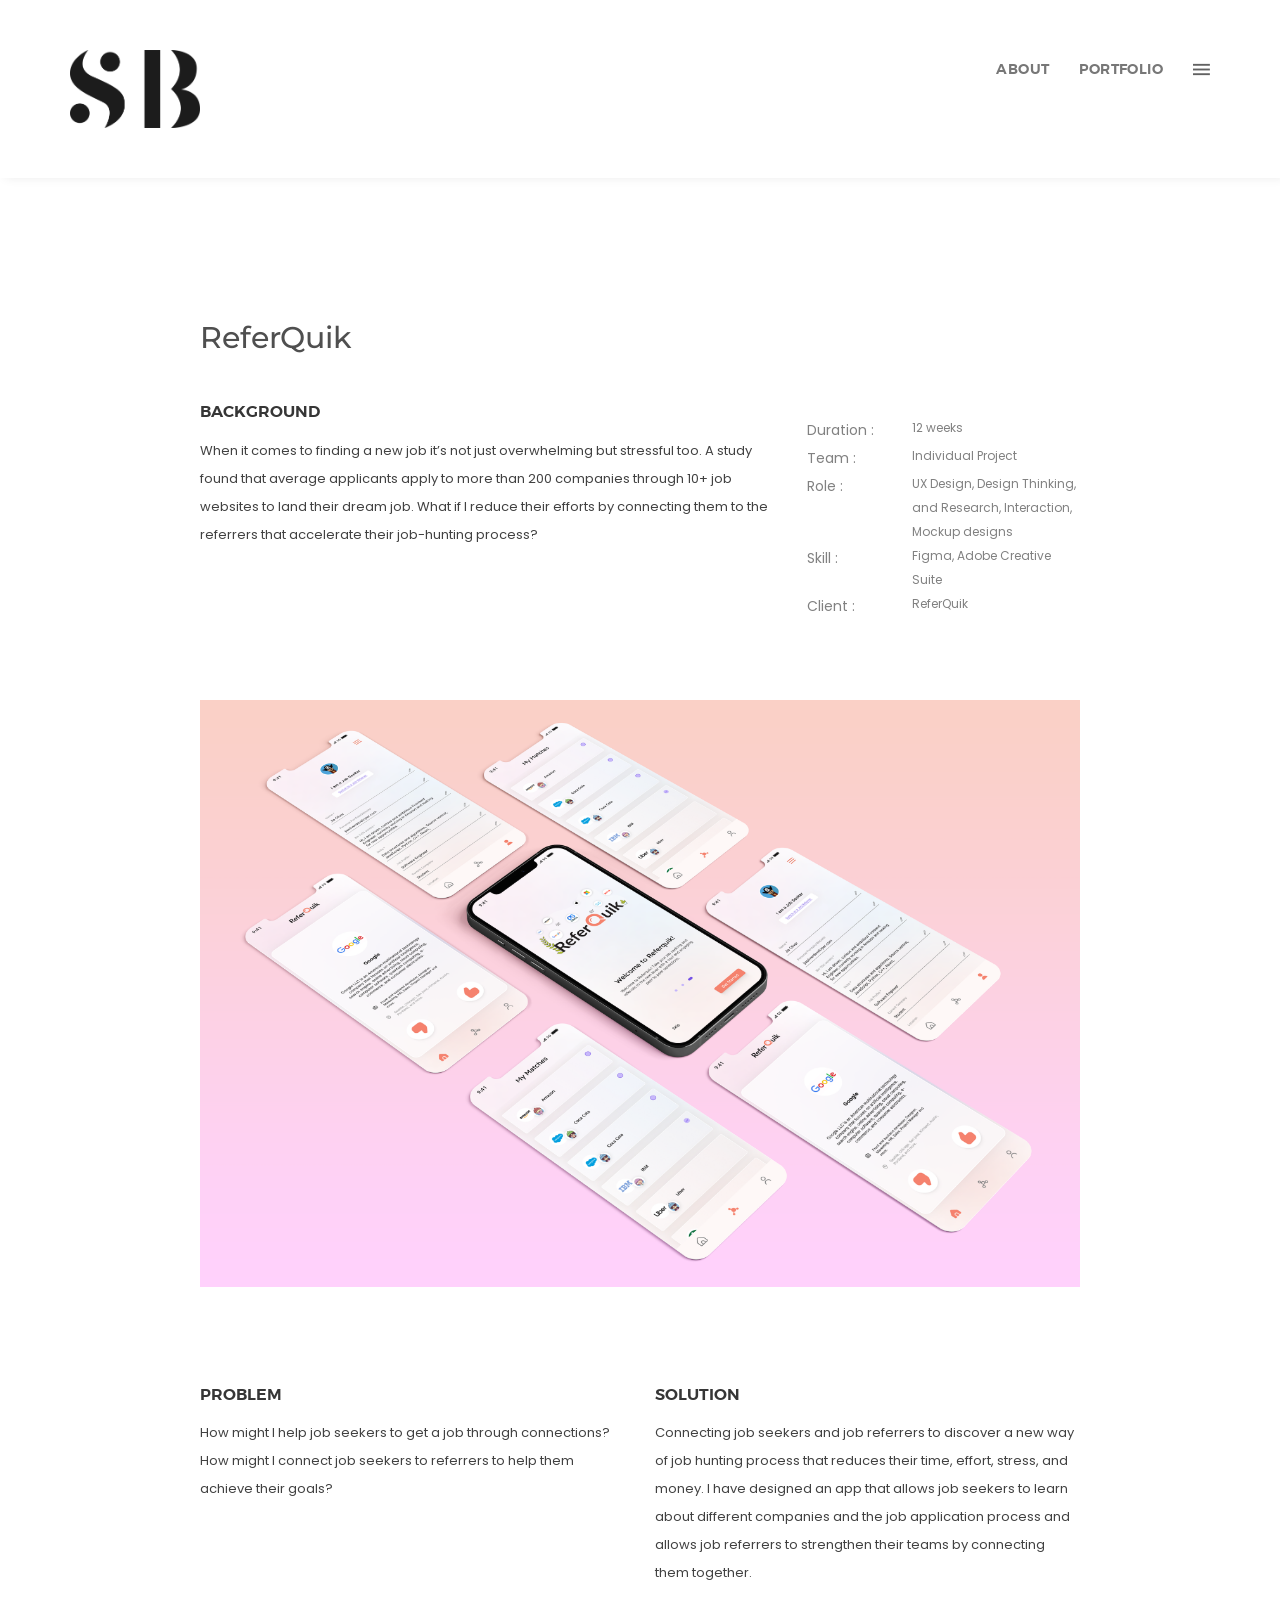
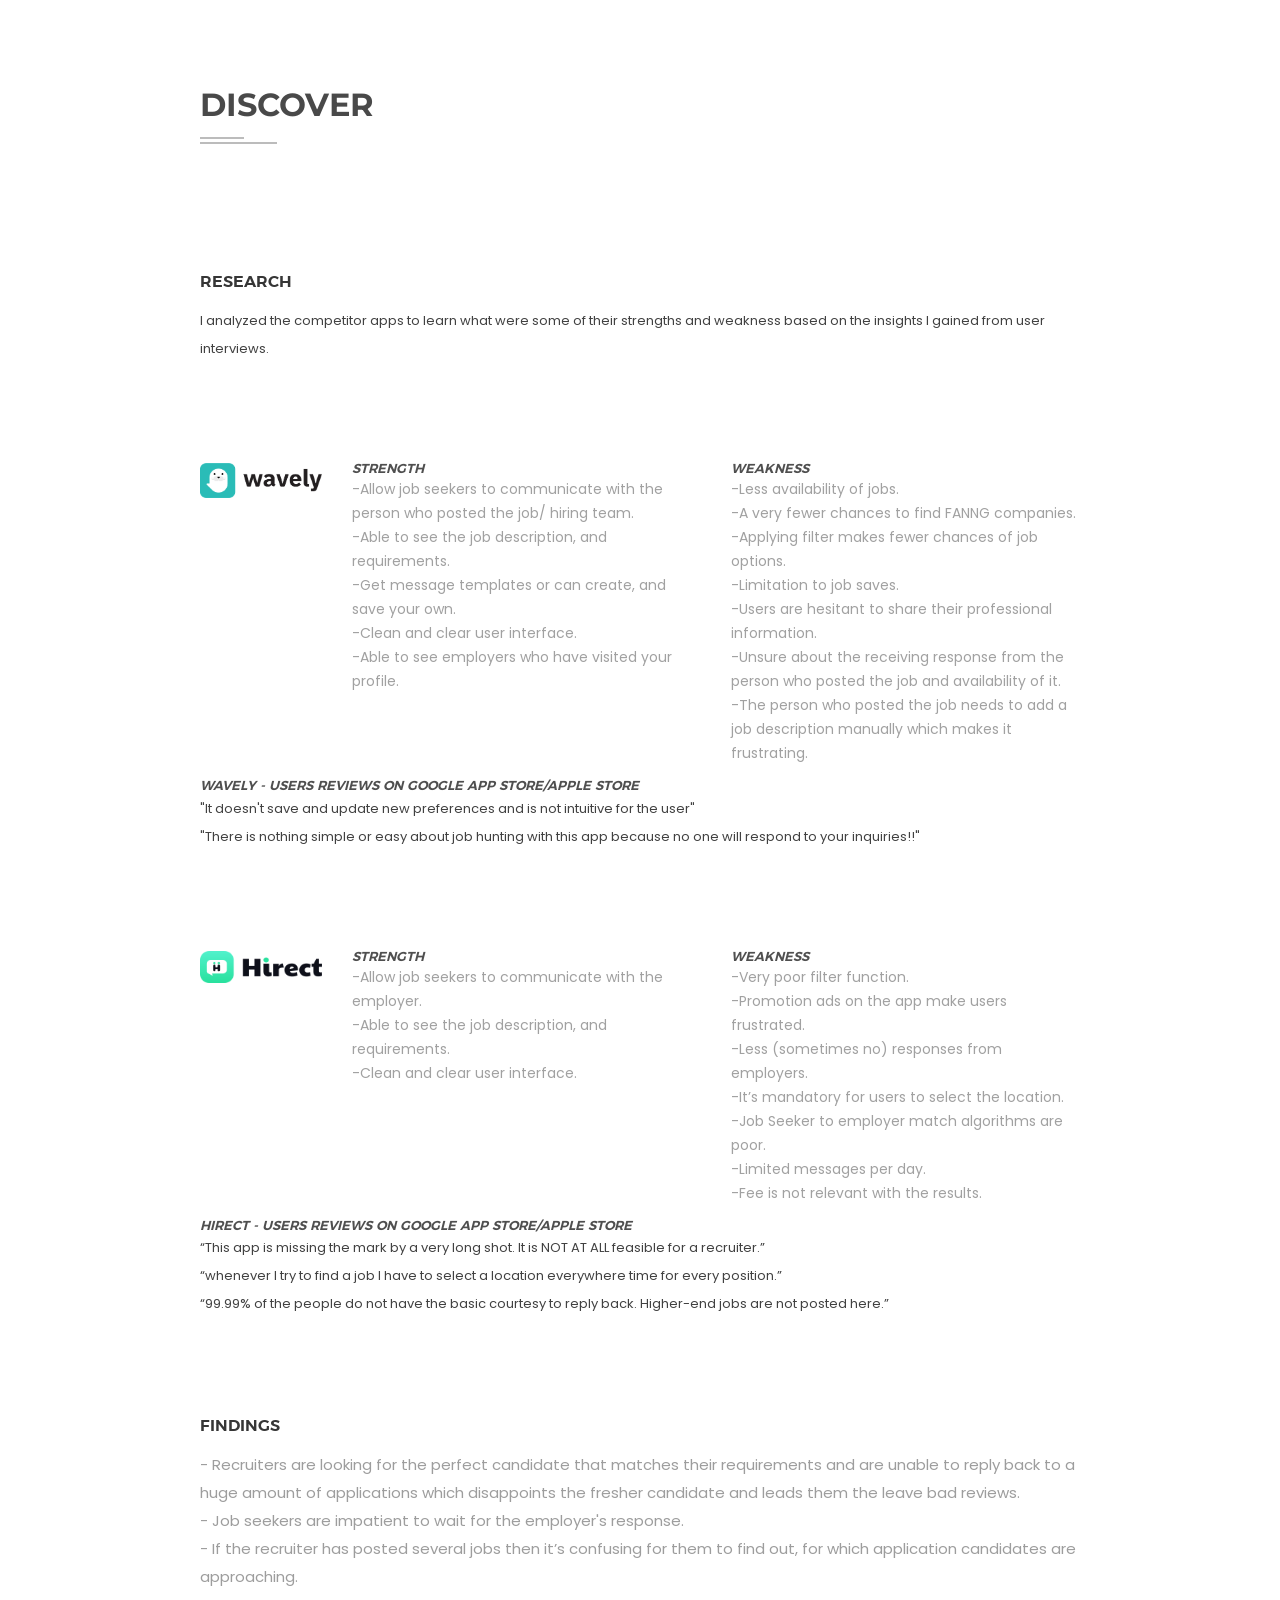
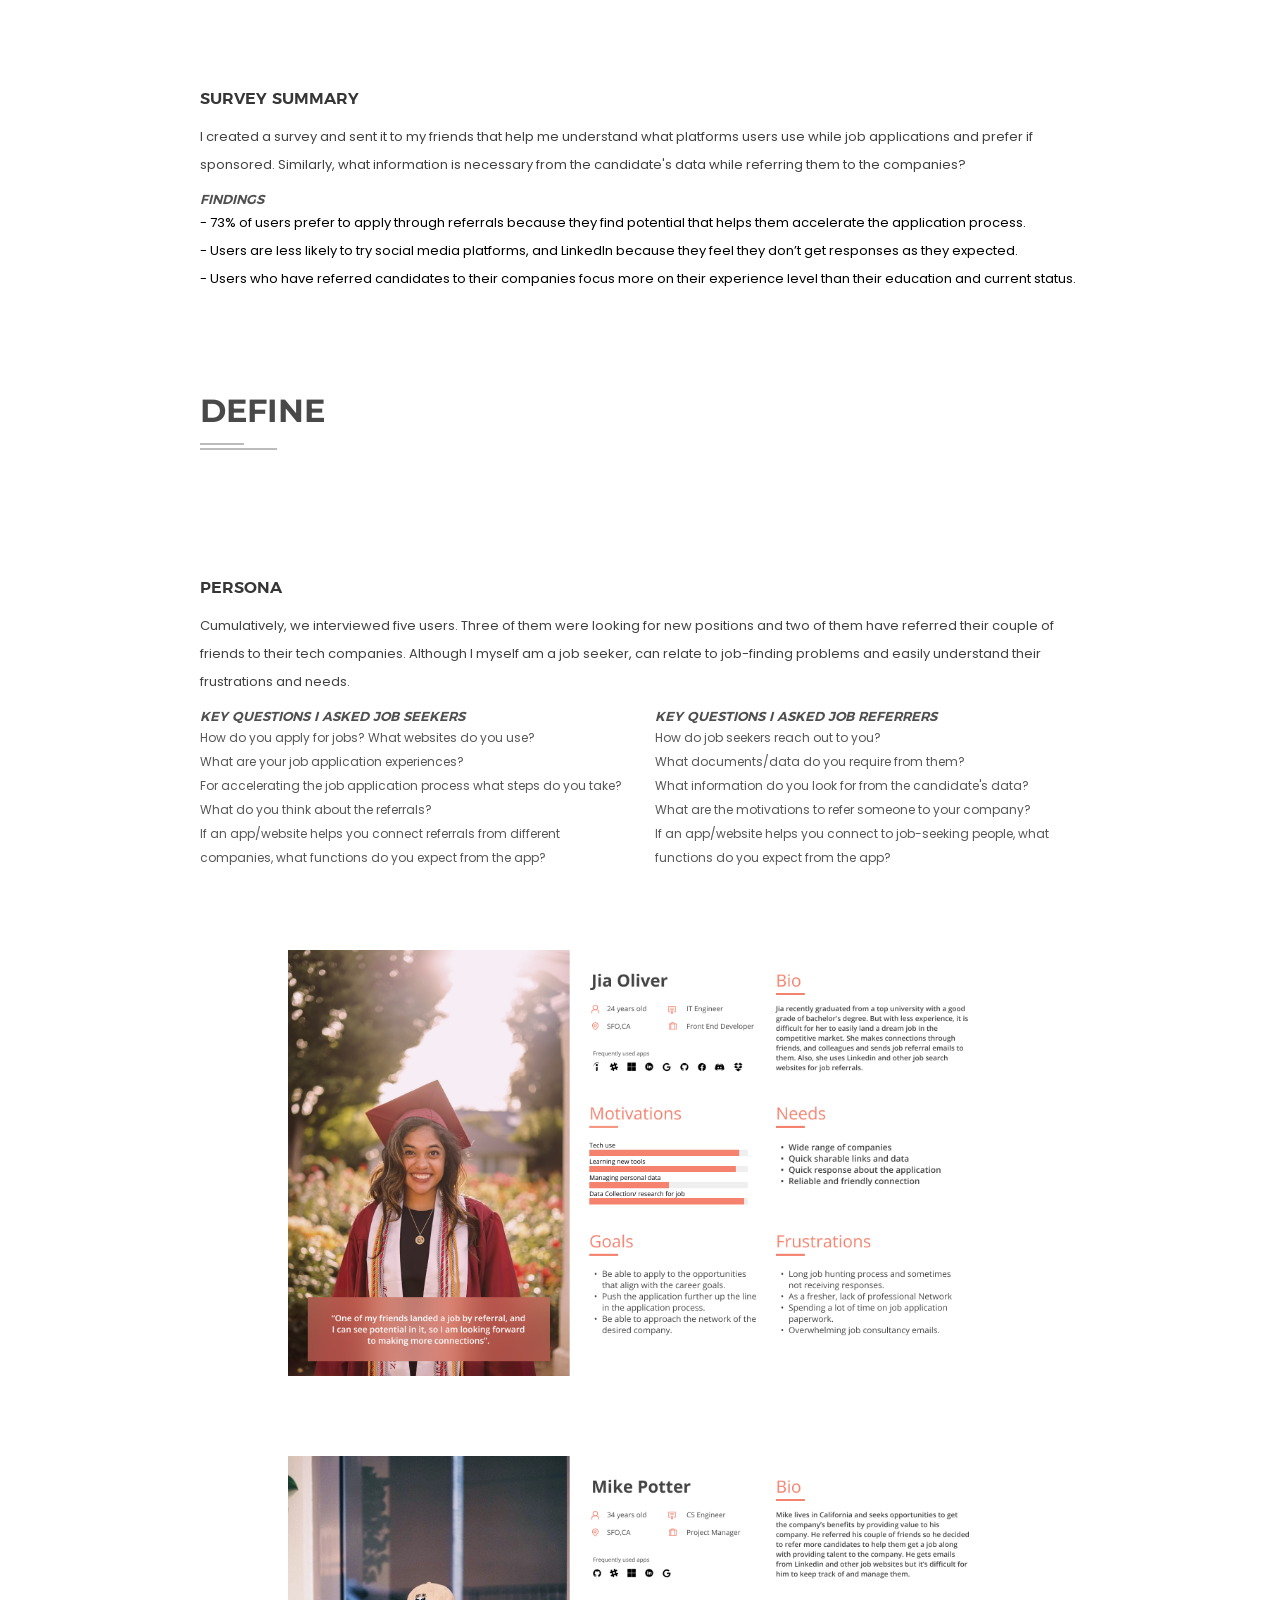
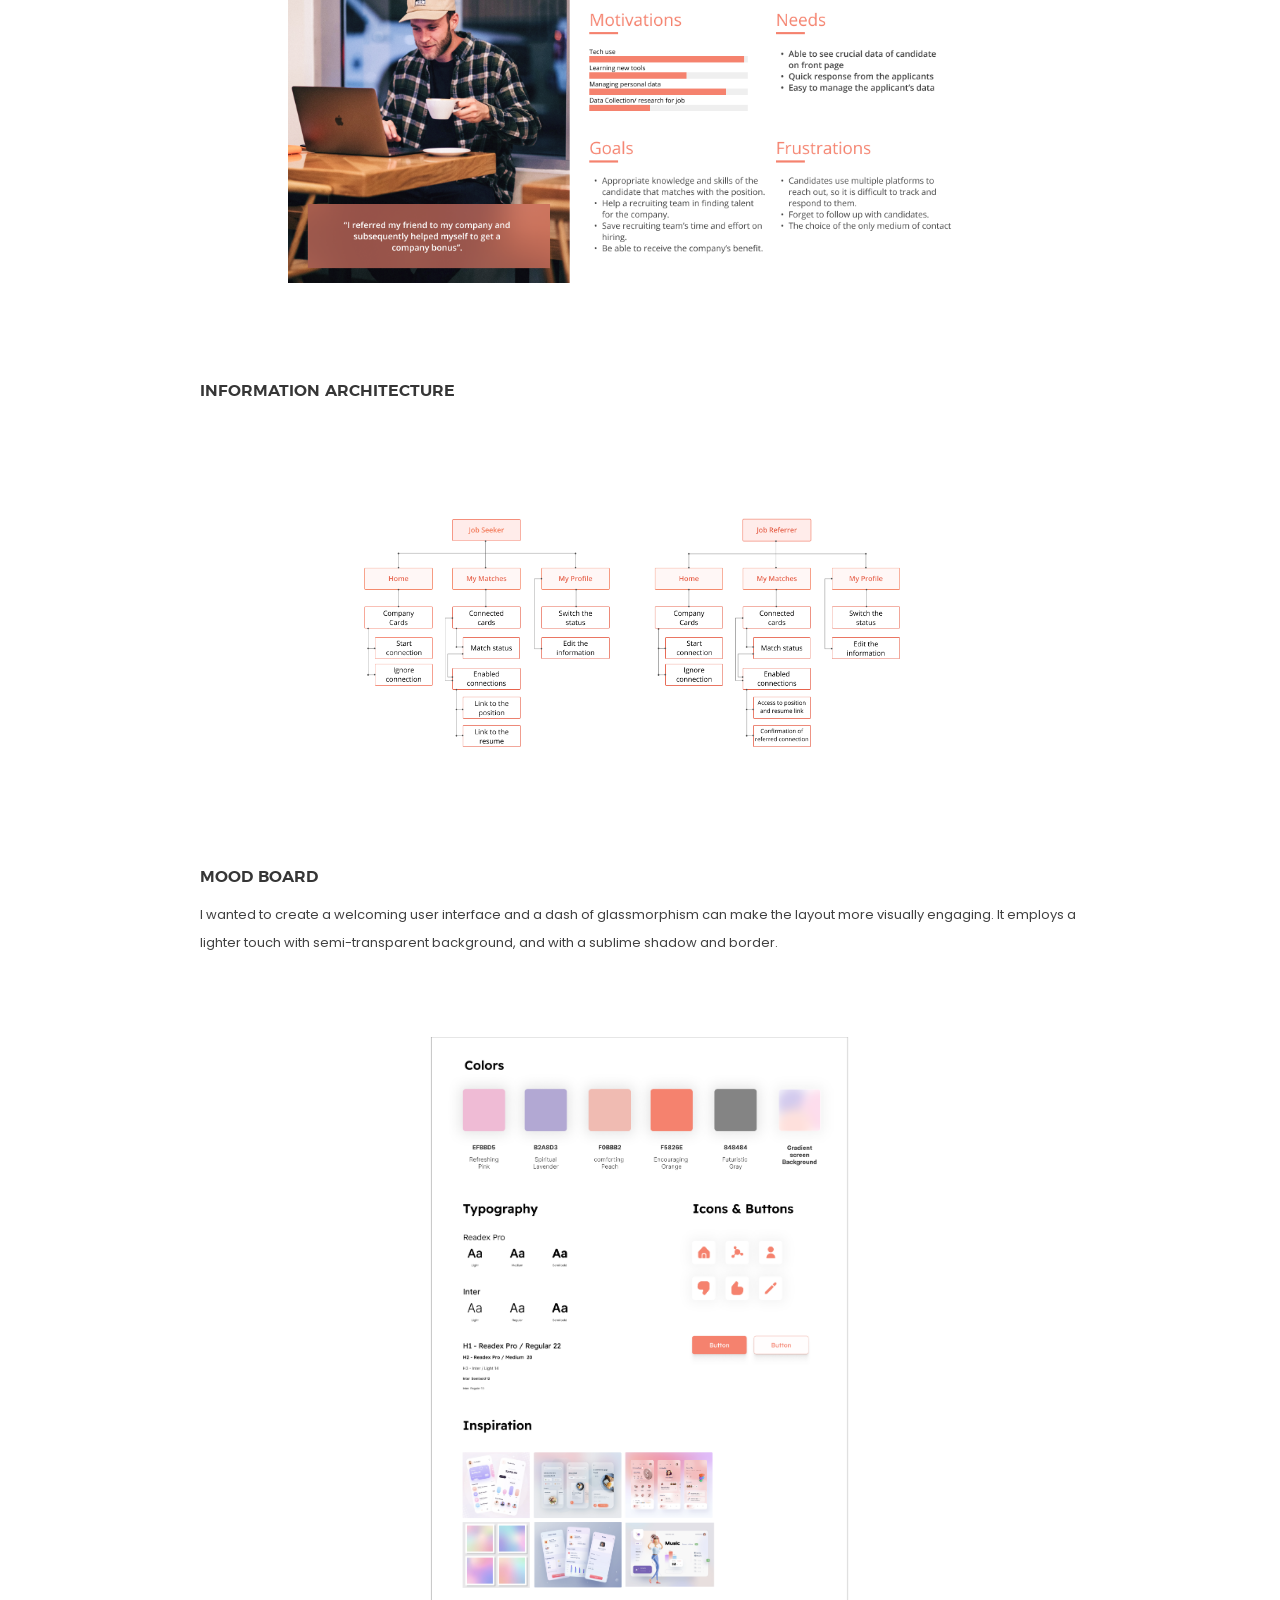
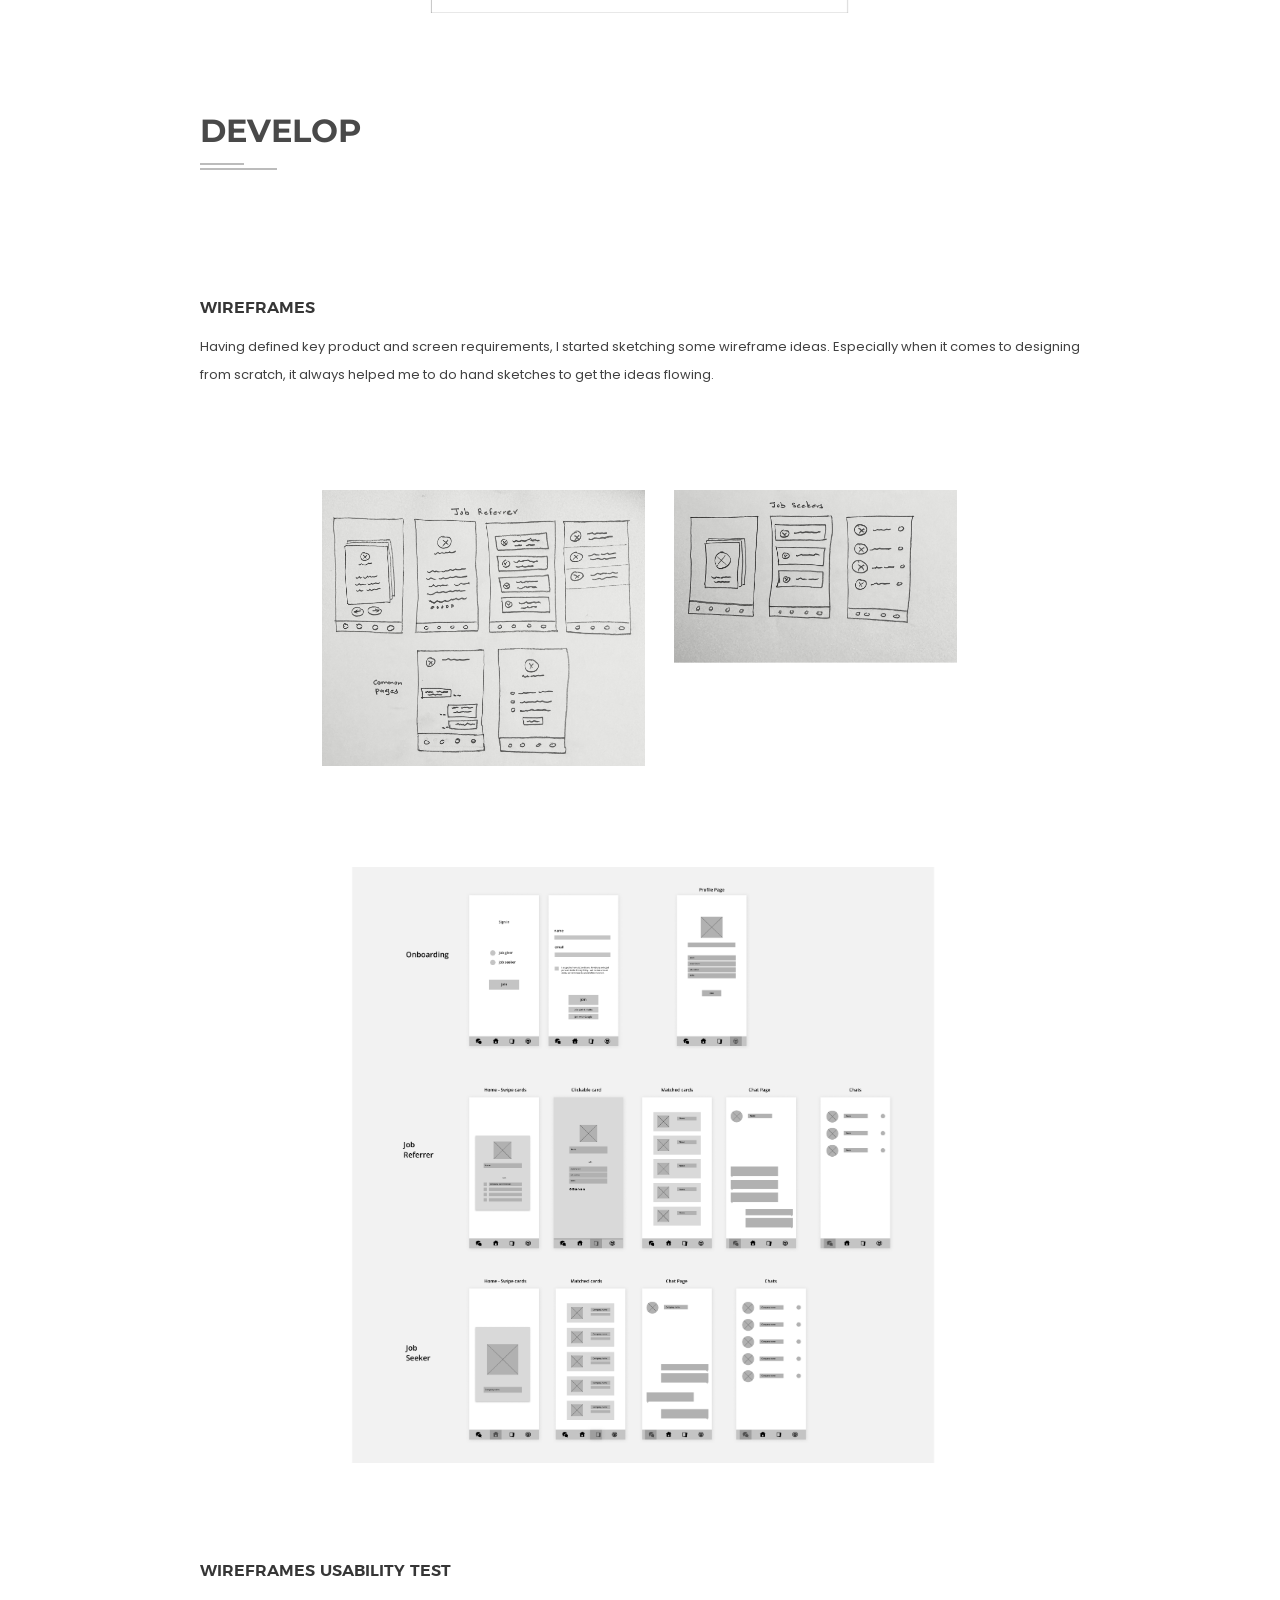
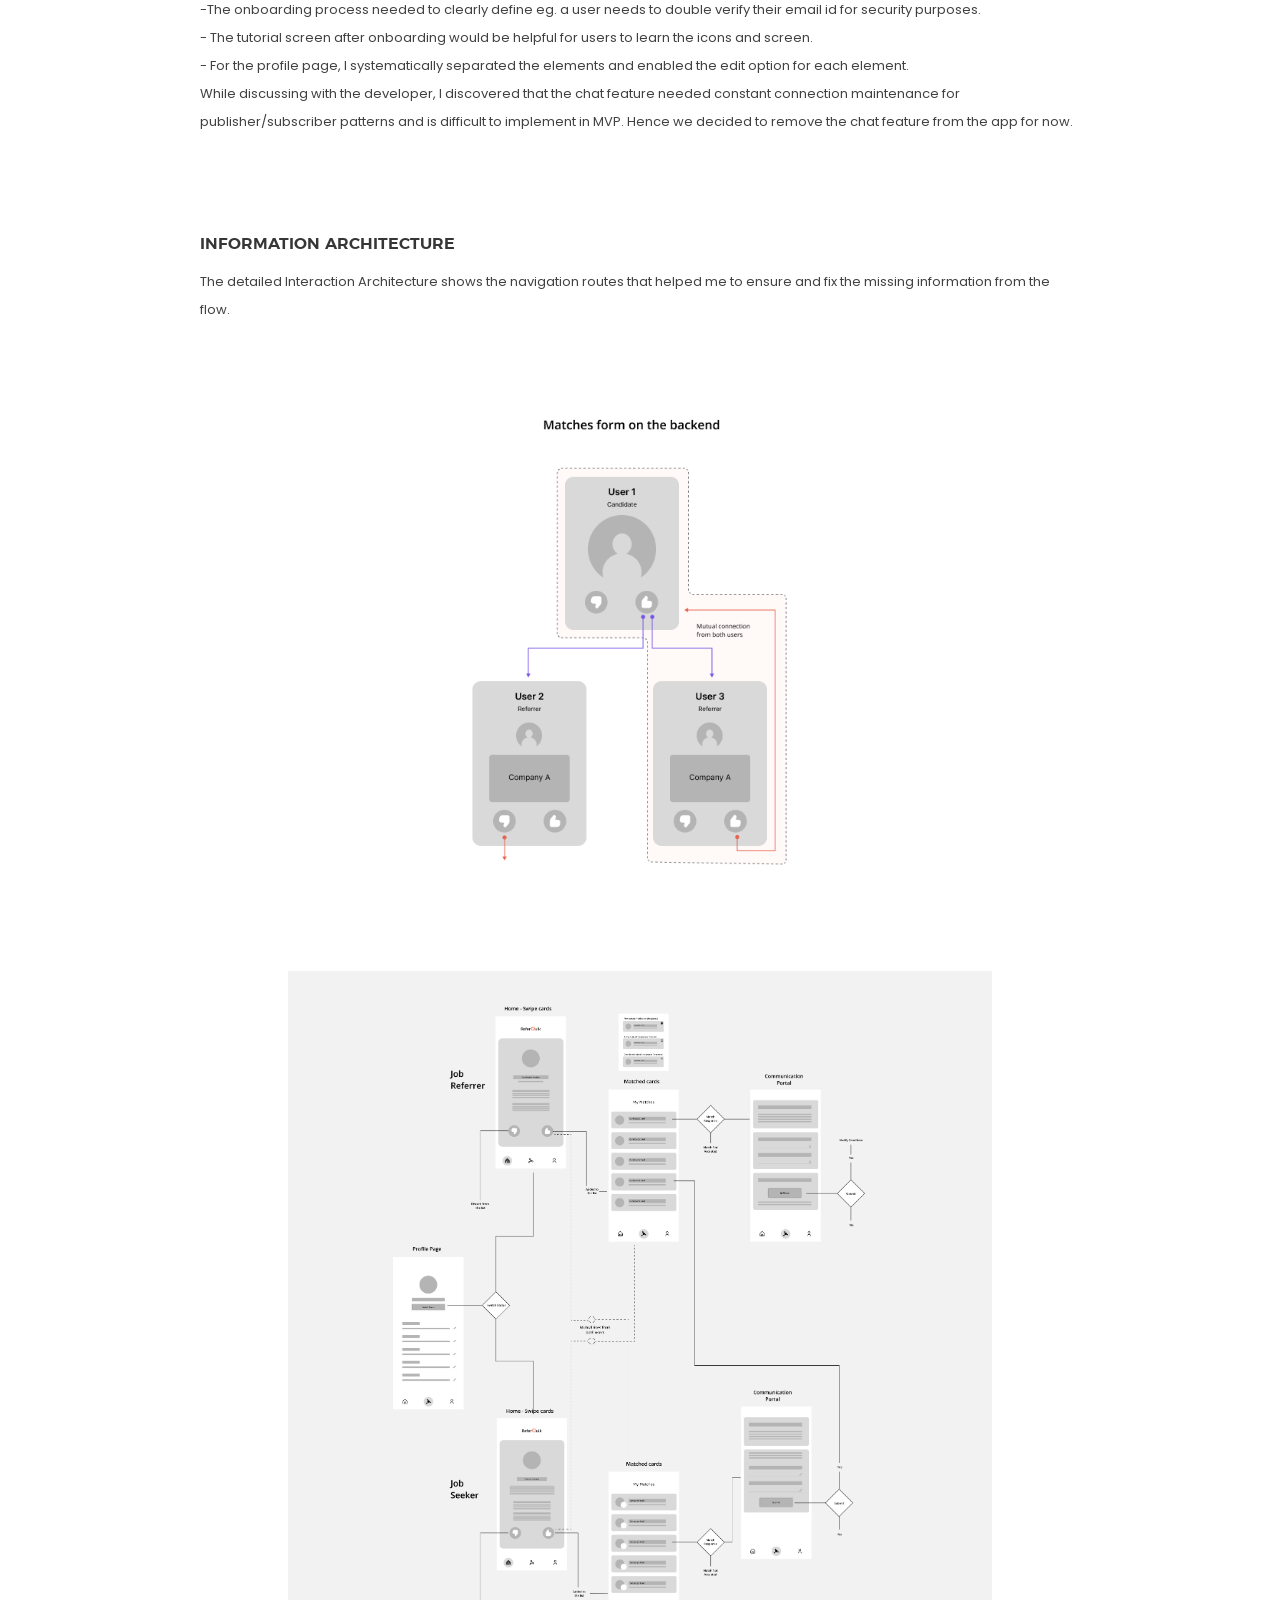
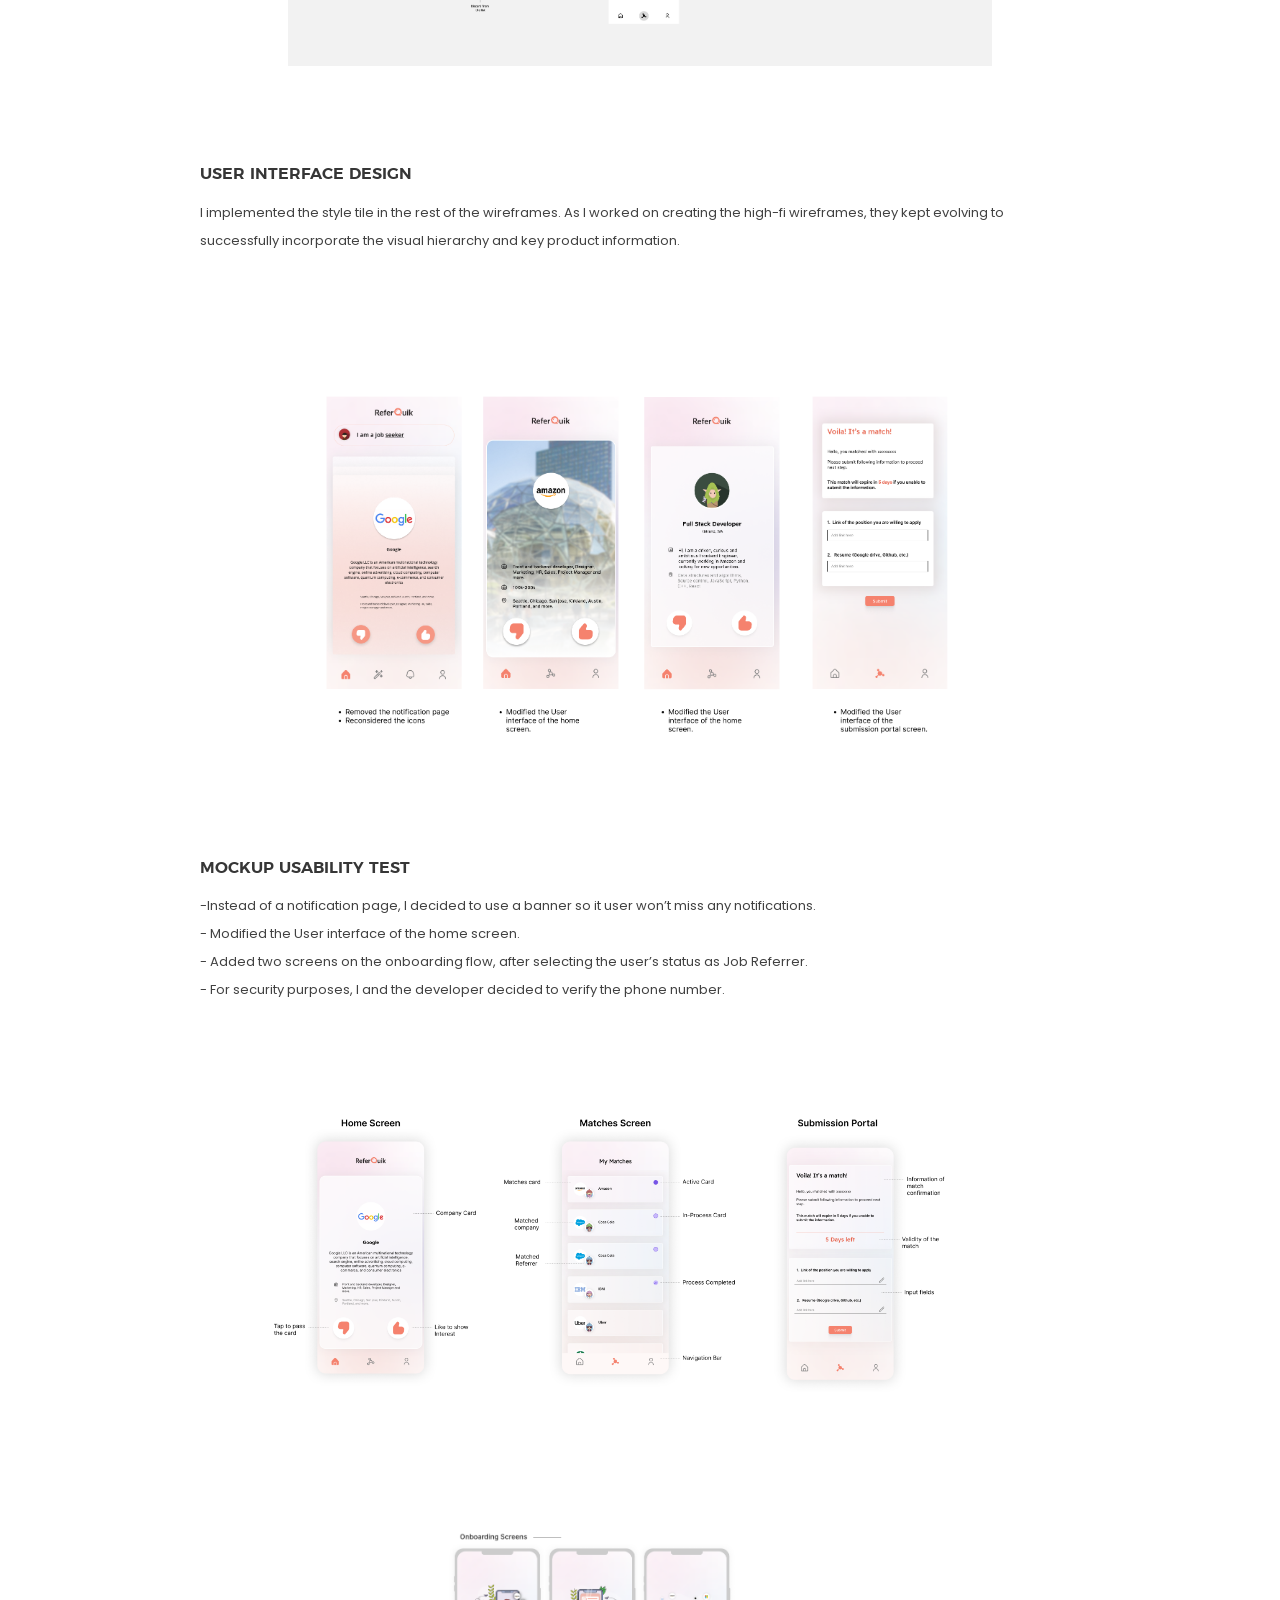
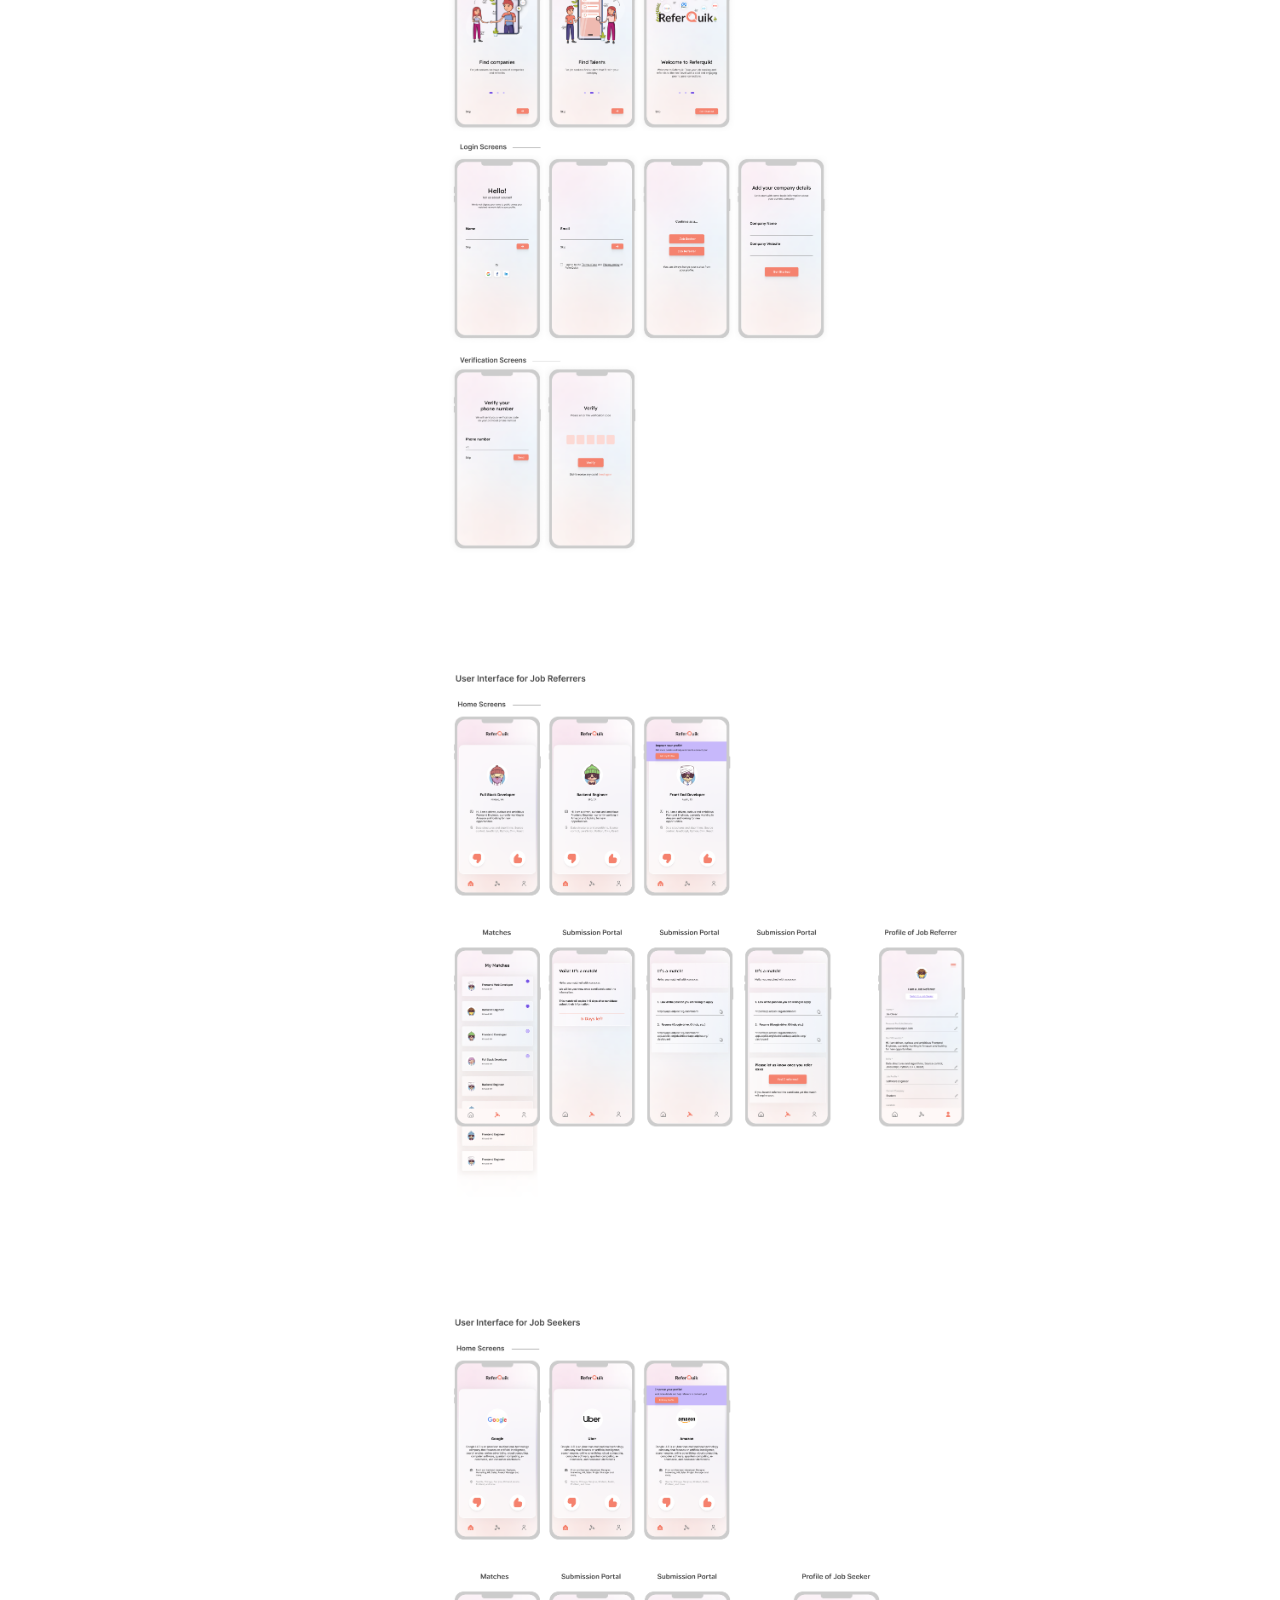
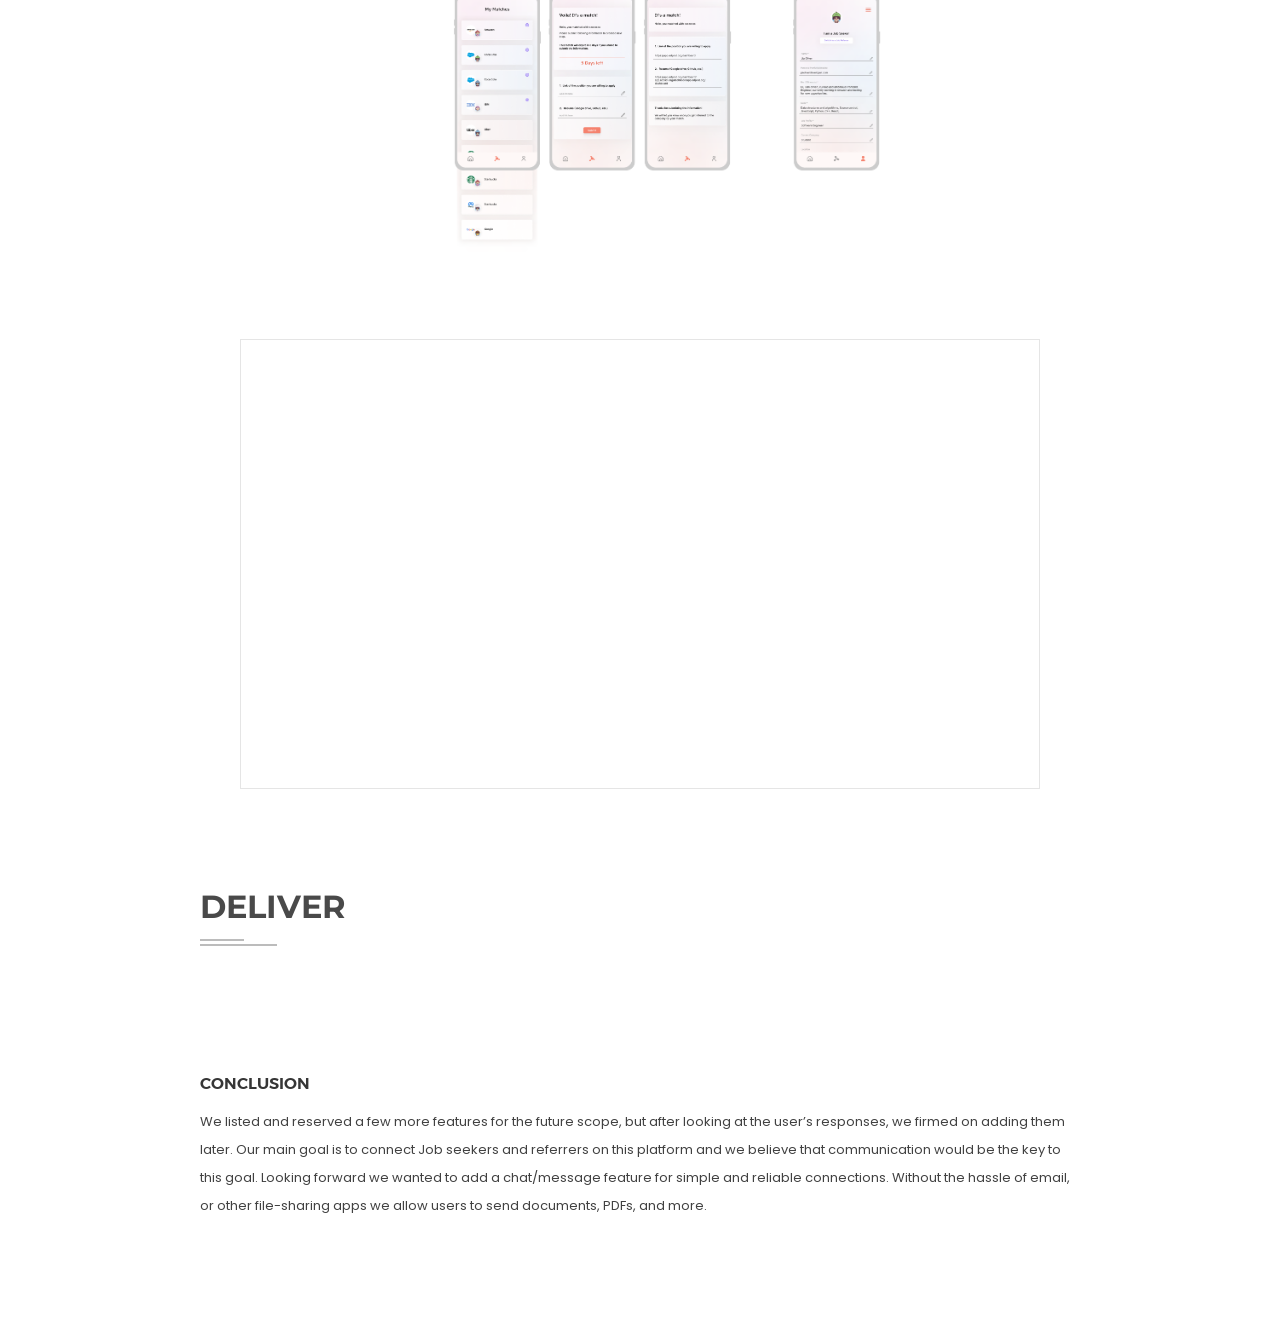
<file: portfolio-pages/ReferQuik/ReferQuik.html>
<!DOCTYPE html>
<html class="no-js" lang="en">

<head>
	<meta charset="utf-8" />
	<meta http-equiv="X-UA-Compatible" content="IE=edge" />
	<meta name="viewport" content="width=device-width, initial-scale=1" />
	<meta name="description" content="Mim is a Personal Portfolio Template" />
	<meta name="keywords"
		content="Personal , Personal portfolio template, Personal portfolio, landing page, material design, portfolio, personal" />
	<meta name="author" content="regaltheme.com" />

	<title>ReferQuik || SB</title>

	<!-- favicon -->
	<link rel="shortcut icon" type="image/x-icon" href="../../assets/img/sb-favicon.png" />

	<!-- style css -->
	<link rel="stylesheet" href="../../style.css" />
	<!-- modernizr js -->
	<script src="../../assets/js/vendor/modernizr-2.8.3.min.js"></script>
</head>

<body>
	<!--[if lt IE 8]>
      <p class="browserupgrade">
        You are using an <strong>outdated</strong> browser. Please
        <a href="http://browsehappy.com/">upgrade your browser</a> to improve
        your experience.
      </p>
    <![endif]-->
	<!-- HTML5 shim and Respond.js for IE8 support of HTML5 elements and media queries -->
	<!-- WARNING: Respond.js doesn't work if you view the page via file:// -->
	<!--[if lt IE 9]>
      <script src="https://oss.maxcdn.com/html5shiv/3.7.2/html5shiv.min.js"></script>
      <script src="https://oss.maxcdn.com/respond/1.4.2/respond.min.js"></script>
    <![endif]-->

	<!-- Loading Bar Start -->
	<div id="loading">
		<div id="loading-center">
			<div id="loading-center-absolute">
				<img src="../../assets/img/SB_logo.png" alt="Mim" />
				<div class="object" id="object_three"></div>
			</div>
		</div>
	</div>
	<!-- Loading Bar End -->
	<div id="home"></div>

	<!-- Header Section Start -->
	<header class="header-style-1 portfolio-details light-bg">
		<div class="top clearfix">
			<div class="header-top active-sticky ptb-50">
				<div class="container">
					<div class="row">
						<div class="col-xs-6 col-sm-5">
							<div class="left">
								<div class="logo">
									<a href="../../index.html"><img src="../../assets/img/SB_logo.png" alt="Mim" /></a>
								</div>
							</div>
						</div>
						<div class="col-xs-6 col-sm-7">
							<div class="right">
								<div class="expand-menu-open floatright">
									<i class="zmdi zmdi-menu"></i>
								</div>
								<nav class="mainmenu onepage-nev floatright">
									<ul class="clearfix">
										<!-- <li><a href="index.html#home">Home</a></li> -->
										<li><a href="../../about-me.html">About</a></li>
										<li><a href="../../index.html#portfolio">PORTFOLIO</a></li>
										<!-- <li><a href="index.html#service">Services</a></li>
										<li><a href="index.html#blog">Blog</a></li>
										<li><a href="index.html#contact">Contact</a></li> -->
									</ul>
								</nav>
							</div>
						</div>
					</div>
				</div>
			</div>
			<div class="mainmenu-expand bg-color-2">
				<div class="close-menu">
					<i class="zmdi zmdi-close-circle-o"></i>
				</div>
				<div class="menu-logo">
					<a href="index.html"><img src="../../assets/img/sb-favicon.png" alt="Mim" /></a>
				</div>
				<nav class="mainmenu-box onepage-nev">
					<ul class="clearfix">
						<!-- <li><a href="../../index.html">Home</a></li> -->
						<li><a href="../../index.html">About</a></li>
						<li><a href="index.html#portfolio">PORTFOLIO</a></li>
						<!-- <li><a href="index.html#service">Services</a></li>
						<li><a href="index.html#blog">Blog</a></li>
						<li><a href="index.html#contact">Contact</a></li> -->
					</ul>
				</nav>
			</div>
		</div>
	</header>
	<!-- Header Section End -->
	<!-- Portfolio Details Section Start -->
	<div class="portfolio-details-area light-bg section-padding">
		<div class="portfolio container-fluid">
			<div class="row">
				<div class="col-xs-12 col-sm-8">
					<div class="portfolio-description single-post">
						<h1 class="font-30 montserrat weight-medium capitalize">
							ReferQuik
						</h1>

						<h5>Background</h5>
						<p>
							When it comes to finding a new job it’s not just overwhelming but stressful too. A study found that average applicants 
							apply to more than 200 companies through 10+ job websites to land their dream job. 
							What if I reduce their efforts by connecting them to the referrers that accelerate their job-hunting process? 
						</p>
					</div>
				</div>
				<div class="col-xs-12 col-sm-4">
					<div class="portfolio-sidebar pt-45">
						<ul>
							<li>
								<span>Duration :</span>
								<p>12 weeks</p>
							</li>
							<li>
								<span>Team :</span>
								<p>Individual Project</p>
							</li>
							<li>
								<span>Role :</span>
								<p>
									UX Design, Design Thinking, and Research, Interaction, Mockup designs
								</p>
							</li>
							<li>
								<span>Skill :</span>
								<p>Figma, Adobe Creative Suite</p>
							</li>
							<li><span>Client :</span>
								<p>  ReferQuik </p>

								<!-- <p> <a  href="https://www.gtzp.org/" class="webpage-links"
								target="_blank"> ReferQuik </a></p> -->
							</li>
							<!-- <li><span>Services :</span>
								<p>Sells, Marketing, PSD Envato, All, Charlila</p>
							</li> -->
						</ul>
					</div>
				</div>
			</div>

			<!-- ...................Hero-Image-section.............................. -->

			<div class="row">
				<div class="col-xs-12">
					<div class="project-gallery pt-80">
						<a href="https://www.gtzp.org/" target="_blank" class="fancybox">
							<img src="../../assets/img/referquik/RQ-hero.png" alt="Project Image" />
						</a>
					</div>
				</div>
			</div>

			<!-- ...................problem-solution-section.............................. -->

			<div class="row">
				<div class="col-xs-12 col-sm-6">
					<div class="portfolio-description single-post problem-solution">
						<h5>Problem</h5>
						<p>
							How might I help job seekers to get a job through connections? <br>
How might I connect job seekers to referrers to help them achieve their goals? 

						</p>
					</div>
				</div>
				<div class="col-xs-12 col-sm-6">
					<div class="portfolio-description single-post problem-solution">
						<h5>Solution</h5>
						<p>
							Connecting job seekers and job referrers to discover a new way of job hunting process that reduces their time, effort, stress, and money. 
							I have designed an app that allows job seekers to learn about different companies 
							and the job application process and allows job referrers to strengthen their teams by connecting them together.  
						</p>
					</div>
				</div>
			</div>

			<!-- <div class="row">
				<div class="col-xs-12">
					<div class="project-gallery pt-80">
						<a href="../../assets/img/gtzp-img/gtzp-design-process.png" class="fancybox">
							<img src="../../assets/img/gtzp-img/gtzp-design-process.png"
								alt="Project Image" />
						</a>
					</div>
				</div>
			</div> -->

			<!-- ...................Discover-section.............................. -->
			<div class="row">
				<div class="col-xs-12">
					<div class="header_bgcolor">
						<div class="section-title method-name mb-30">
							<h2 class="mb-15">Discover</h2>
							<div class="horizontal-line left mb-20">
								<div class="top"></div>
								<div class="bottom"></div>
							</div>
						</div>
					</div>
				</div>
			</div>
			

				<!-- ...................Competitive Analysis-section.............................. -->

		<div class="row">
			<div class="col-xs-12 col-sm-12">
				<div class="portfolio-description single-post problem-solution">
					<h5>Research</h5>
					<p>
						I analyzed the competitor apps to learn what were some of their strengths and weakness 
						based on the insights I gained from user interviews.
					</p>
				</div>
			</div>

			<div class="col-xs-12 col-sm-2">
					<div class="portfolio-description single-post problem-solution">
						<a href="../../assets/img/referquik/wavely.png" class="fancybox">
							<img src="../../assets/img/referquik/wavely.png" alt="Affinity Diagram" />
						</a>
					</div>	
			</div>


			<div class="col-xs-12 col-sm-5">
				<div class="portfolio-description single-post problem-solution">
					<p>
						<h6>Strength</h6>
						-Allow job seekers to communicate with the person who posted the job/ hiring team. <br>
						-Able to see the job description, and requirements.  <br>
						-Get message templates or can create, and save your own.  <br>
						-Clean and clear user interface. <br>
						-Able to see employers who have visited your profile. <br>
					</p>
				</div>
			</div>

			<div class="col-xs-12 col-sm-5">
				<div class="portfolio-description single-post problem-solution">
					<p>
						<h6>weakness</h6>
						-Less availability of jobs. <br>
						-A very fewer chances to find FANNG companies.  <br>
						-Applying filter makes fewer chances of job options.  <br>
						-Limitation to job saves. <br>
						-Users are hesitant to share their professional information.	<br>
						-Unsure about the receiving response from the person who posted the job and availability of it.<br>
						-The person who posted the job needs to add a job description manually which makes it frustrating. <br>
						<!-- -Gamified version to track your daily job application makes the user nervous<br> -->
					</p>
				</div>
			</div>

			<div class="col-xs-12 col-sm-12">
				<div class="portfolio-description single-post Users-Reviews-RQ">
					<h6> Wavely - Users Reviews on Google App Store/Apple Store</h6>
					<p>
						"It doesn't save and update new preferences and is not intuitive for the user"<br>
						"There is nothing simple or easy about job hunting with this app because no one will respond to your inquiries!!"						
					</p>
				</div>
			</div>

			<div class="col-xs-12 col-sm-2">
				<div class="portfolio-description single-post problem-solution">
					<a href="../../assets/img/referquik/hirect.png" class="fancybox">
						<img src="../../assets/img/referquik/hirect.png" alt="Affinity Diagram" />
					</a>
				</div>	
		</div>


		<div class="col-xs-12 col-sm-5">
			<div class="portfolio-description single-post problem-solution">
				<p>
					<h6>Strength</h6>
					-Allow job seekers to communicate with the employer. <br>
					-Able to see the job description, and requirements.  <br>
					-Clean and clear user interface. <br>
				</p>
			</div>
		</div>

		<div class="col-xs-12 col-sm-5">
			<div class="portfolio-description single-post problem-solution">
				<p>
					<h6>weakness</h6>
					-Very poor filter function. <br>
					-Promotion ads on the app make users frustrated.  <br>
					-Less (sometimes no) responses from employers.  <br>
					-It’s mandatory for users to select the location.<br>
					-Job Seeker to employer match algorithms are poor. <br>
					-Limited messages per day.<br>
					-Fee is not relevant with the results. <br>
				</p>
			</div>
		</div>

		<div class="col-xs-12 col-sm-12">
			<div class="portfolio-description single-post Users-Reviews-RQ">
				<h6> Hirect - Users Reviews on Google App Store/Apple Store</h6>
				<p>
					“This app is missing the mark by a very long shot. It is NOT AT ALL feasible for a recruiter.”<br>
					“whenever I try to find a job I have to select a location everywhere time for every position.” <br>
					“99.99% of the people do not have the basic courtesy to reply back. Higher-end jobs are not posted here.”					
				</p>
			</div>
		</div>

		</div>


		<div class="row">
			<div class="col-xs-12 col-sm-12">
				<div class="portfolio-description single-post problem-solution">	
					<H5> Findings </H5>
						<ul>
								<li>
									- Recruiters are looking for the perfect candidate that matches their requirements and are unable to reply 
									back to a huge amount of applications which disappoints the fresher candidate and leads them the leave bad reviews. 
								</li>
								<li>
									- Job seekers are impatient to wait for the employer's response. 
								</li>
								<li>
									- If the recruiter has posted several jobs then it’s confusing for them to find out, for which application candidates are approaching. 
								</li>							
						</ul>
				</div>
			</div>
		</div>


		<!-- ...................Research-grapg-section.............................. -->

		<div class="row">
			<div class="col-xs-12 col-sm-12">
				<div class="portfolio-description single-post problem-solution research-list">
					<h5>Survey Summary</h5>
					<p> I created a survey and sent it to my friends that help me understand what platforms users use while job applications and prefer if sponsored. 
						Similarly, what information is necessary from the candidate's data while referring them to the companies? 
						</p>
						<H6> Findings </H6>
					<ul>
						<li>
							- 73% of users prefer to apply through referrals because they find potential that helps them accelerate the application process. 
						</li>
						<li>
							- Users are less likely to try social media platforms, and LinkedIn because they feel they don’t get responses as they expected. 
						</li>
						<li>
							- Users who have referred candidates to their companies focus more on their experience level than their education and current status. 
						</li>							
					</ul>
					
				</div>
			</div>	
		</div>


	<!-- .....................................Define-section................................................ -->
	<div class="row">
		<div class="col-xs-12">
			<div class="header_bgcolor">
				<div class="section-title method-name mb-30">
								<h2 class="mb-15">Define</h2>
					<div class="horizontal-line left mb-20">
									<div class="top"></div>
									<div class="bottom"></div>
					</div>
				</div>
			</div>
		</div>
	</div>

	<!-- .....................................Persona-info-section....................................... -->
		<div class="row">
			<div class="col-xs-12">
				<div class="portfolio-description single-post info">
						<h5>Persona</h5>
							<p>Cumulatively, we interviewed five users. Three of them were looking for new positions and two of them have 
									referred their couple of friends to their tech companies. Although I myself am a job seeker,
									 can relate to job-finding problems and easily understand their frustrations and needs. 
							</p>
				</div>
			</div>

			<div class="col-xs-6">
				<h6>Key questions I asked job seekers </h6>
					<p>How do you apply for jobs? What websites do you use? <br>
						What are your job application experiences?  <br>
						For accelerating the job application process what steps do you take?  <br>
						What do you think about the referrals?  <br>
						If an app/website helps you connect referrals from different companies, what functions do you expect from the app? <br>
					</p>
			</div>

			<div class="col-xs-6">
				<h6>Key questions I asked job referrers </h6>
					<p> How do job seekers reach out to you? <br>
						What documents/data do you require from them? <br>
						What information do you look for from the candidate's data?<br>
						What are the motivations to refer someone to your company? <br>
						If an app/website helps you connect to job-seeking people, what functions do you expect from the app? <br>
					</p>
			</div>

		</div>

		<div class="row">
			<div class="col-xs-12">
					<div class="project-gallery reduced-size pt-80">
							<a href="../../assets/img/referquik/rq-persona-js.png" class="fancybox">
									<img src="../../assets/img/referquik/rq-persona-js.png" alt="Project Image" />
							</a>
		        	</div>
			</div>
		</div>
			
		<div class="row">
			<div class="col-xs-12">
				<div class="project-gallery reduced-size pt-80">
					<a href="../../assets/img/referquik/rq-persona-jr.png" class="fancybox">
									<img src="../../assets/img/referquik/rq-persona-jr.png" alt="Project Image" />
					</a>
				</div>
			</div>
		</div>

<!-- ........................................User Stories-info-section.......................................... -->

<!-- 
<div class="row">
	<div class="col-xs-12">
		<div class="portfolio-description single-post info">
			<h5>User Stories</h5>
		</div>
	</div>
</div>

<div class="row">
	<div class="col-xs-12">
		<div class="project-gallery reduced-size pt-80">
			<a href="../../assets/img/gtzp-img/gtzp-User-Stories.png" class="fancybox">
				<img src="../../assets/img/gtzp-img/gtzp-User-Stories.png" alt="Project Image" />
			</a>
		</div>
	</div>
</div> -->

<!-- ........................................Information Architecture-section.......................................... -->


<div class="row">
	<div class="col-xs-12">
		<div class="portfolio-description single-post info">
			<h5>Information Architecture</h5>
		</div>
	</div>
</div>

<div class="row">
	<div class="col-xs-12">
		<div class="project-gallery reduced-size pt-80">
			<a href="../../assets/img/referquik/rq-IA.png" class="fancybox">
				<img src="../../assets/img/referquik/rq-IA.png" alt="Project Image" />
			</a>
		</div>
	</div>
</div>

<!-- ........................................User flows-section.......................................... -->

<!-- 
<div class="row">
	<div class="col-xs-12">
		<div class="portfolio-description single-post info">
			<h5>User Flows</h5>
		</div>
	</div>
</div>

<div class="row">
	<div class="col-xs-12">
		<div class="project-gallery reduced-size pt-80">
			<a href="../../assets/img/gtzp-img/gtzp-User-Flows.png" class="fancybox">
				<img src="../../assets/img/gtzp-img/gtzp-User-Flows.png" alt="Project Image" />
			</a>
		</div>
	</div>
</div> -->

	<!-- ........................................moodboard-info-section.......................................... -->


	<div class="row">
		<div class="col-xs-12">
			<div class="portfolio-description single-post info">
				<h5>Mood Board</h5>
			<p>
				I wanted to create a welcoming user interface and a dash of glassmorphism can make the layout more visually engaging.
It employs a lighter touch with semi-transparent background, and with a sublime shadow and border. 

		 	</p>
			</div>
		</div>
	</div>
	
	<div class="row">
		<div class="col-xs-12">
				<div class="project-gallery reduced-size pt-80">
						<a href="../../assets/img/referquik/rq-moodboard.png" class="fancybox">
							<img src="../../assets/img/referquik/rq-moodboard.png" alt="Project Image" />
						</a>
				</div>
		</div>
	</div>
	

	<!-- .....................................Develop-section................................................ -->
					<div class="row">
						<div class="col-xs-12">
							<div class="header_bgcolor">
								<div class="section-title method-name mb-30">
									<h2 class="mb-15">Develop</h2>
									<div class="horizontal-line left mb-20">
										<div class="top"></div>
										<div class="bottom"></div>
									</div>
								</div>
							</div>
						</div>
					</div>	

<!-- .....................................Interaction flows-info-section................................................ -->
<div class="row">
	<div class="col-xs-12">
		<div class="portfolio-description single-post info">
			<h5> Wireframes </h5>
			<p> Having defined key product and screen requirements, I started sketching some wireframe ideas. 
				Especially when it comes to designing from scratch, it always helped me to do hand sketches to get the ideas flowing.</p>
		</div>
	</div>
</div>


<div class="row">
	<div class="col-xs-12">
		<div class="project-gallery pt-80">
			<a href="../../assets/img/referquik/RQ-sketch.png" class="fancybox" >
				<img src="../../assets/img/referquik/RQ-sketch.png"
					alt="Project Image" />
			</a>
		</div>


		<div class="project-gallery pt-80">
			<a href="../../assets/img/referquik/rq-wireframe-figma.png" class="fancybox" >
				<img src="../../assets/img/referquik/rq-wireframe-figma.png"
					alt="Project Image" />
			</a>
		</div>
	</div>
</div>

<div class="row">
	<div class="col-xs-12">
		<div class="portfolio-description single-post info">
			<h5> Wireframes Usability Test </h5>
			<p> -The onboarding process needed to clearly define eg. a user needs to double verify their email id for security purposes. <br>
				- The tutorial screen after onboarding would be helpful for users to learn the icons and screen. <br>
				- For the profile page, I systematically separated the elements and  enabled the edit option for each element. <br>
				</p>

				<p> While discussing with the developer, I discovered that the chat feature needed constant connection maintenance
					 for publisher/subscriber patterns and is difficult to implement in MVP. Hence we decided to remove the chat feature from the app for now. 
				</p>
		</div>
	</div>
</div>


	<!-- .....................................website-info-section................................................ -->

<div class="row">
	<div class="col-xs-12">
		<div class="portfolio-description single-post info">
			<h5>Information Architecture</h5>

			<p> The detailed Interaction Architecture shows the navigation routes that helped me to ensure and fix the missing information from the flow. </p>
		</div>
	</div>
</div>


<div class="row">
	<div class="col-xs-12">
		<div class="project-gallery reduced-size pt-80">
			<a href="../../assets/img/referquik/RQ-Match-form.png" class="fancybox">
				<img src="../../assets/img/referquik/RQ-Match-form.png" alt="Project Image" />
			</a>
		</div>
	</div>
</div>


<div class="row">
	<div class="col-xs-12">
		<div class="project-gallery reduced-size pt-80">
			<a href="../../assets/img/referquik/RQ-IA-detailed.png" class="fancybox">
				<img src="../../assets/img/referquik/RQ-IA-detailed.png" alt="Project Image" />
			</a>
		</div>
	</div>
</div>

	<!-- .....................................website-info-section................................................ -->
	<div class="row">
		<div class="col-xs-12">
			<div class="portfolio-description single-post info ">
				<h5>User Interface Design</h5>
				<p>
					I implemented the style tile in the rest of the wireframes. As I worked on creating the high-fi wireframes, 
					they kept evolving to successfully incorporate the visual hierarchy and key product information. 
				</p>
			</div>
		</div>
	</div>


	<div class="row">
		<div class="col-xs-12">
			<div class="project-gallery pt-80">
				<a href="../../assets/img/referquik/RQ-UI-Iterations.png" class="fancybox">
					<img src="../../assets/img/referquik/RQ-UI-Iterations.png"
						alt="Websie User Interface Design Image" />
				</a>
			</div>
		</div>
	</div>


	<div class="row">
		<div class="col-xs-12">
			<div class="portfolio-description single-post info">
				<h5> Mockup Usability Test </h5>
				<p> -Instead of a notification page, I decided to use a banner so it user won’t miss any notifications. <br>
					- Modified the User interface of the home screen. <br>
					- Added two screens on the onboarding flow, after selecting the user’s status as Job Referrer.  <br>
					- For security purposes, I and the developer decided to verify the phone number.
					</p>
			</div>
		</div>
	</div>


	<div class="row">
		<div class="col-xs-12">
			<div class="project-gallery pt-80">
				<a href="../../assets/img/referquik/RQ-new-detail-screen-UI.png" class="fancybox">
					<img src="../../assets/img/referquik/RQ-new-detail-screen-UI.png"
						alt="Websie User Interface Design Image" />
				</a>
			</div>
		</div>
	</div>


	<div class="row">
		<div class="col-xs-12">
			<div class="project-gallery pt-80">
				<a href="../../assets/img/referquik/onboarding-rq.png" class="fancybox">
					<img src="../../assets/img/referquik/onboarding-rq.png"
						alt="Websie User Interface Design Image" />
				</a>
			</div>
		</div>
	</div>


	<div class="row">
		<div class="col-xs-12">
			<div class="project-gallery pt-80">
				<a href="../../assets/img/referquik/RQ-JR-Prototype.png" class="fancybox">
					<img src="../../assets/img/referquik/RQ-JR-Prototype.png"
						alt="Websie User Interface Design Image" />
				</a>
			</div>
		</div>
	</div>


	<div class="row">
		<div class="col-xs-12">
			<div class="project-gallery pt-80">
				<a href="../../assets/img/referquik/RQ-JS-Prototype..png" class="fancybox">
					<img src="../../assets/img/referquik/RQ-JS-Prototype..png"
						alt="Websie User Interface Design Image" />
				</a>
			</div>
		</div>
	</div>


	<div class="row">
		<div class="col-xs-12">
			<div class="project-gallery pt-80">
				<div class="figma-frame">
					<iframe style="border: 1px solid rgba(0, 0, 0, 0.1);" width="800" height="450" src="https://www.figma.com/embed?embed_host=share&url=https%3A%2F%2Fwww.figma.com%2Fproto%2FuQFMPKsQrHtmaMzQodmabV%2FRefer-Quick-app-design-files%3Fpage-id%3D5%253A1404%26node-id%3D73%253A15513%26viewport%3D-2538%252C416%252C0.08%26scaling%3Dscale-down%26starting-point-node-id%3D73%253A15513" allowfullscreen></iframe>
				</div>
			</div>
		</div>
	</div>



	<!-- .....................................Deliver-section................................................ -->
						<div class="row">
							<div class="col-xs-12">
								<div class="header_bgcolor">
									<div class="section-title method-name mb-30">
										<h2 class="mb-15">Deliver</h2>
										<div class="horizontal-line left mb-20">
											<div class="top"></div>
											<div class="bottom"></div>
										</div>
									</div>
								</div>
							</div>
						</div>
		

	<!-- ..................................... test-section....................................... -->

			<!-- <div class="row">
				<div class="col-xs-12 col-sm-6">
					<div class="portfolio-description single-post problem-solution">
						<h5>  Testing  </h5>

                           <p>The usability test helped us analyze users are better able to reach their goals, which is providing what 
							they want on the relevant pages with reducing clicks. We also found some pain points and updated in the mockup designs. <br>

							 -Adjust filter on browse organization page with different options from input from CEO and dev team (Provided three options) <br>
                             - Add back arrows on 2nd level navigation pages (not back arrow in browser only)
						</p>
					</div>
				</div>
				<div class="col-xs-12 col-sm-6">
					<div class="portfolio-description single-post problem-solution">
						<a href="../../assets/img/gtzp-img/gtzp-gut-chart.png" class="fancybox">
							<img src="../../assets/img/gtzp-img/gtzp-gut-chart.png" alt="Affinity Diagram" />
						</a>
					</div>
				</div>
			</div> -->
	

	<!-- ..................................... Conclusion-section....................................... -->
							<div class="row">
								<div class="col-xs-12">
									<div class="portfolio-description single-post info">
										<h5>  Conclusion </h5>
										<p>
											We listed and reserved a few more features for the future scope, but after looking at the user’s responses, we firmed on adding them later.
											 Our main goal is to connect Job seekers and referrers on this platform and we believe that communication would be the key to this goal.
											  Looking forward we wanted to add a chat/message feature for simple and reliable connections. 
											Without the hassle of email, or other file-sharing apps we allow users to send documents, PDFs, and more. 
										</p>
									</div>
								</div>
							</div>
	
							





							
<!-- ...................images-grid-section.............................. -->

							<!-- Footer Section End -->
							<!-- Footer Section Start -->
							<!-- <footer class="footer bg-color-1 ptb-20">
		<div class="container">
			<div class="row">
				<div class="col-xs-12">
					<div class="left floatleft">
						<p>Copyright &copy; 2017 <a href="https://themeforest.net/user/regaltheme"
								target="_blank">Regaltheme</a>.</p>
					</div>
					<div class="right social-link floatright">
						<ul class="clearfix">
							<li><a href="http://www.facebook.com" target="_blank">Facebook</a></li>
							<li><a href="http://www.twitter.com" target="_blank">Twitter</a></li>
							<li><a href="http://www.linkedin.com" target="_blank">Linkden</a></li>
							<li><a href="mailto:regaltheme@gmail.com" target="_blank">Email</a></li>
						</ul>
					</div>
				</div>
			</div>
		</div>
	</footer> -->
							<!-- Footer Section End -->

							<!-- All JS Here -->
							<!-- jQuery Latest Version -->
							<script src="../../assets/js/vendor/jquery-1.12.4.min.js"></script>
							<!-- Bootstrap JS -->
							<script src="../../assets/js/bootstrap.min.js"></script>
							<!-- One Page Nav JS -->
							<script src="../../assets/js/one-page-nav.js"></script>
							<!-- Waypoints JS -->
							<script src="../../assets/js/waypoints.min.js"></script>
							<!-- Progressbar JS -->
							<script src="../../assets/js/progressbar.js"></script>
							<!-- Isotope -->
							<script src="../../assets/js/isotope.pkgd.js"></script>
							<!-- Isotope -->
							<script src="../../assets/js/jquery.validate.min.js"></script>
							<!-- Slick Slider JS -->
							<script src="../../assets/js/slick.min.js"></script>
							<!-- Fancybox JS -->
							<script src="../../assets/js/jquery.fancybox.pack.js"></script>
							<!-- Plugins JS -->
							<script src="../../assets/js/plugins.js"></script>
							<!-- main JS -->
							<script src="../../assets/js/main.js"></script>
</body>

</html>
</file>
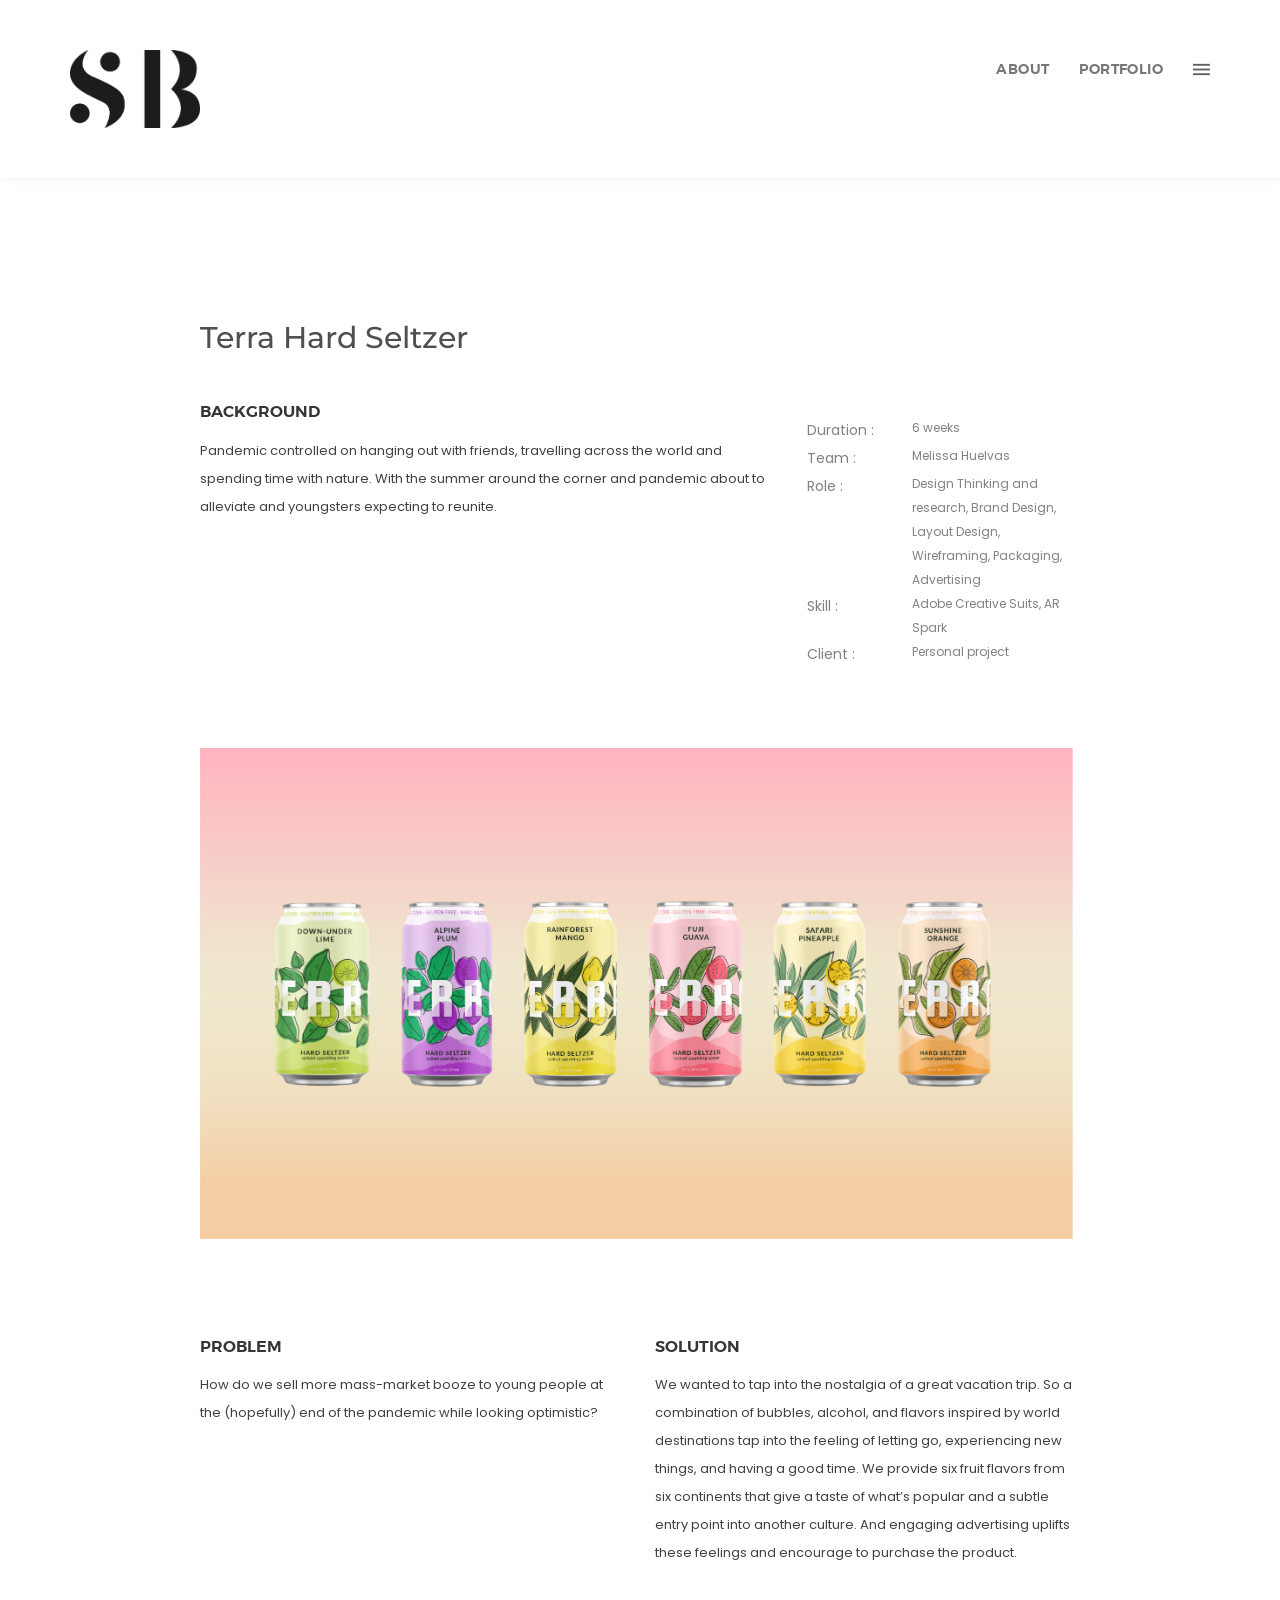
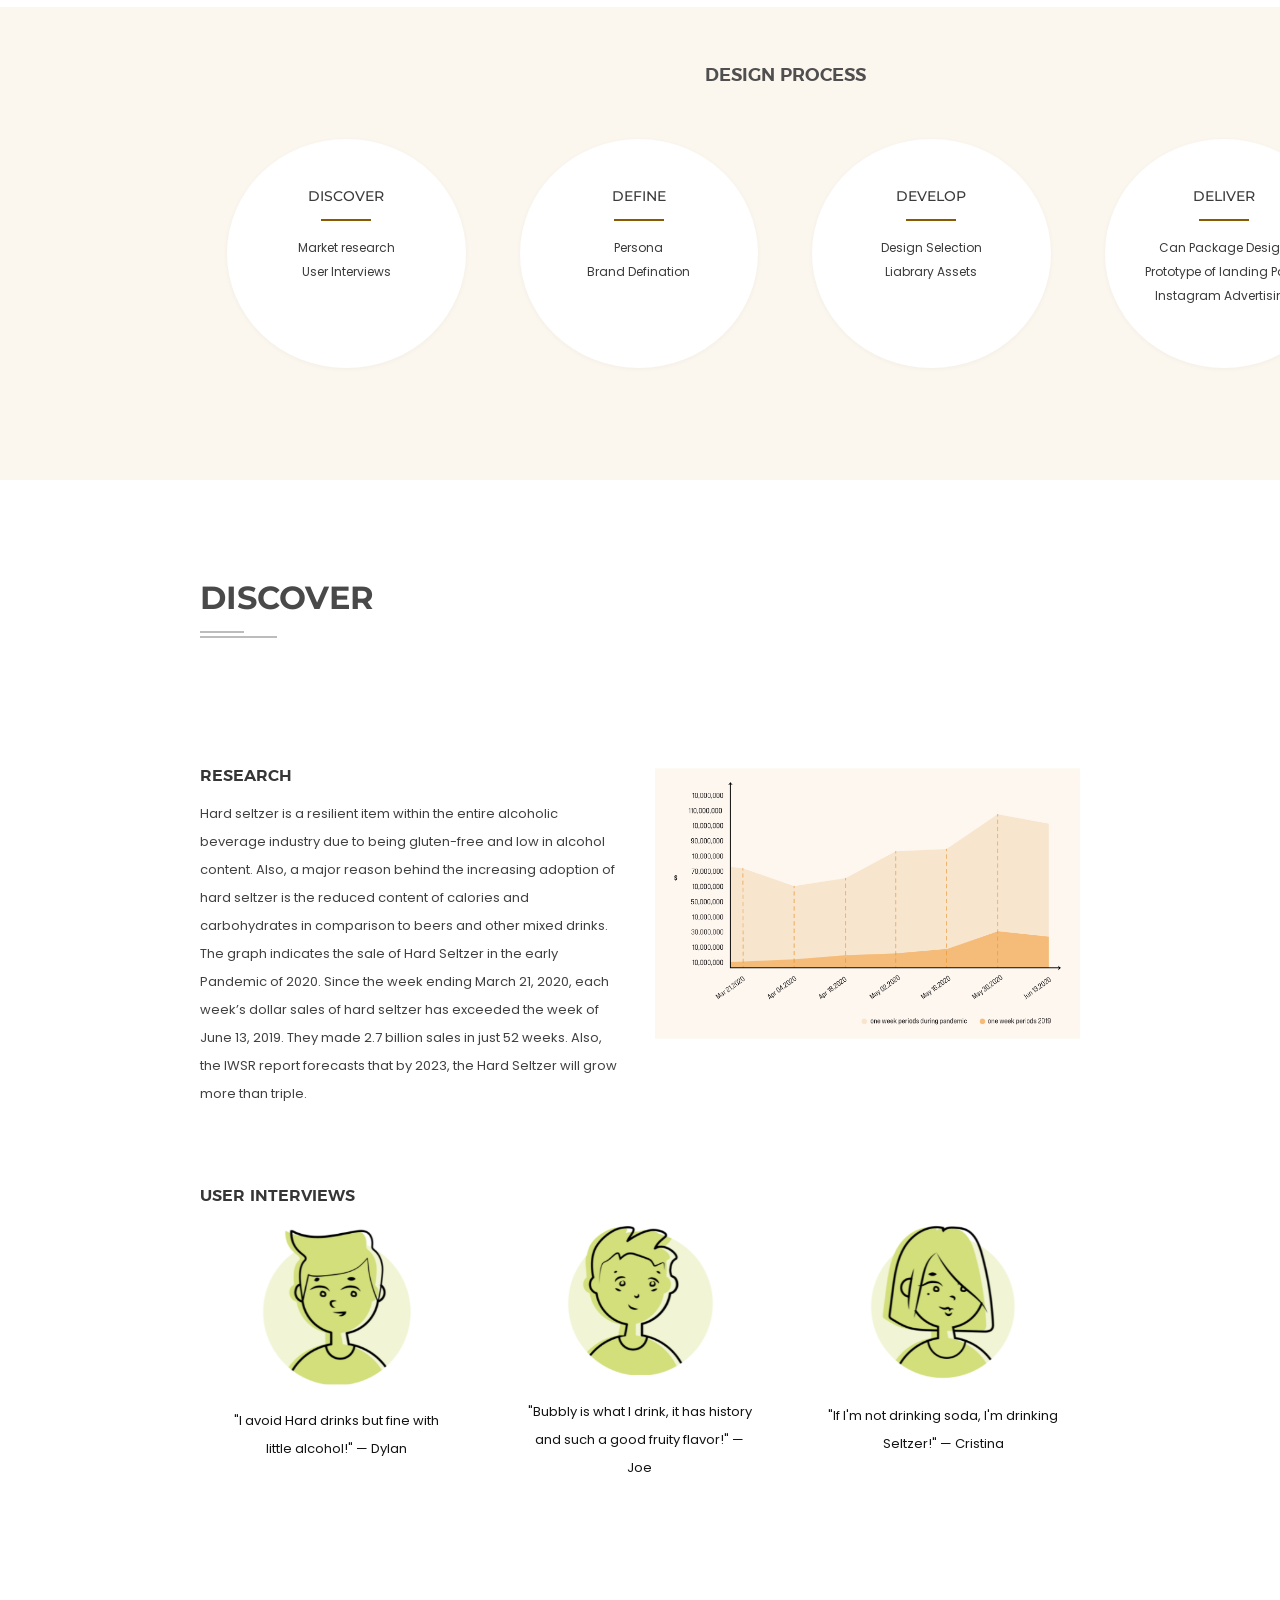
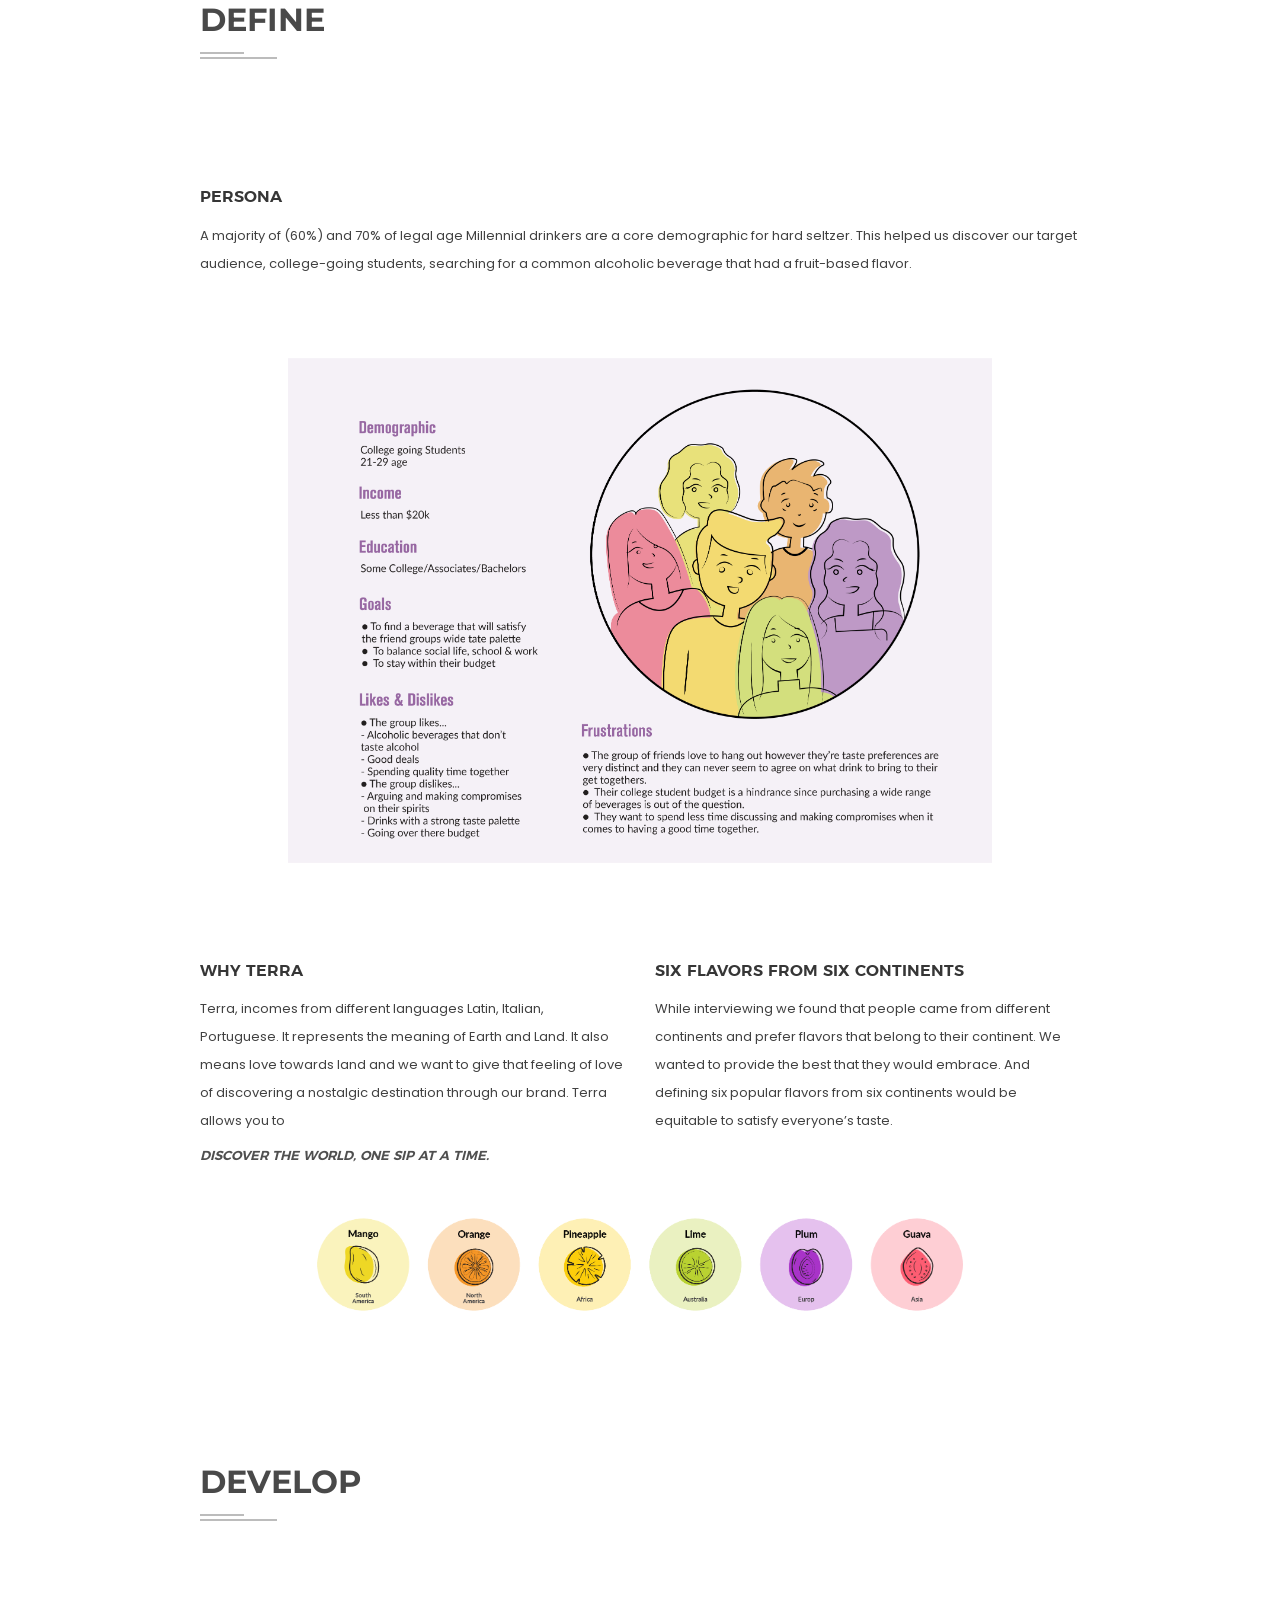
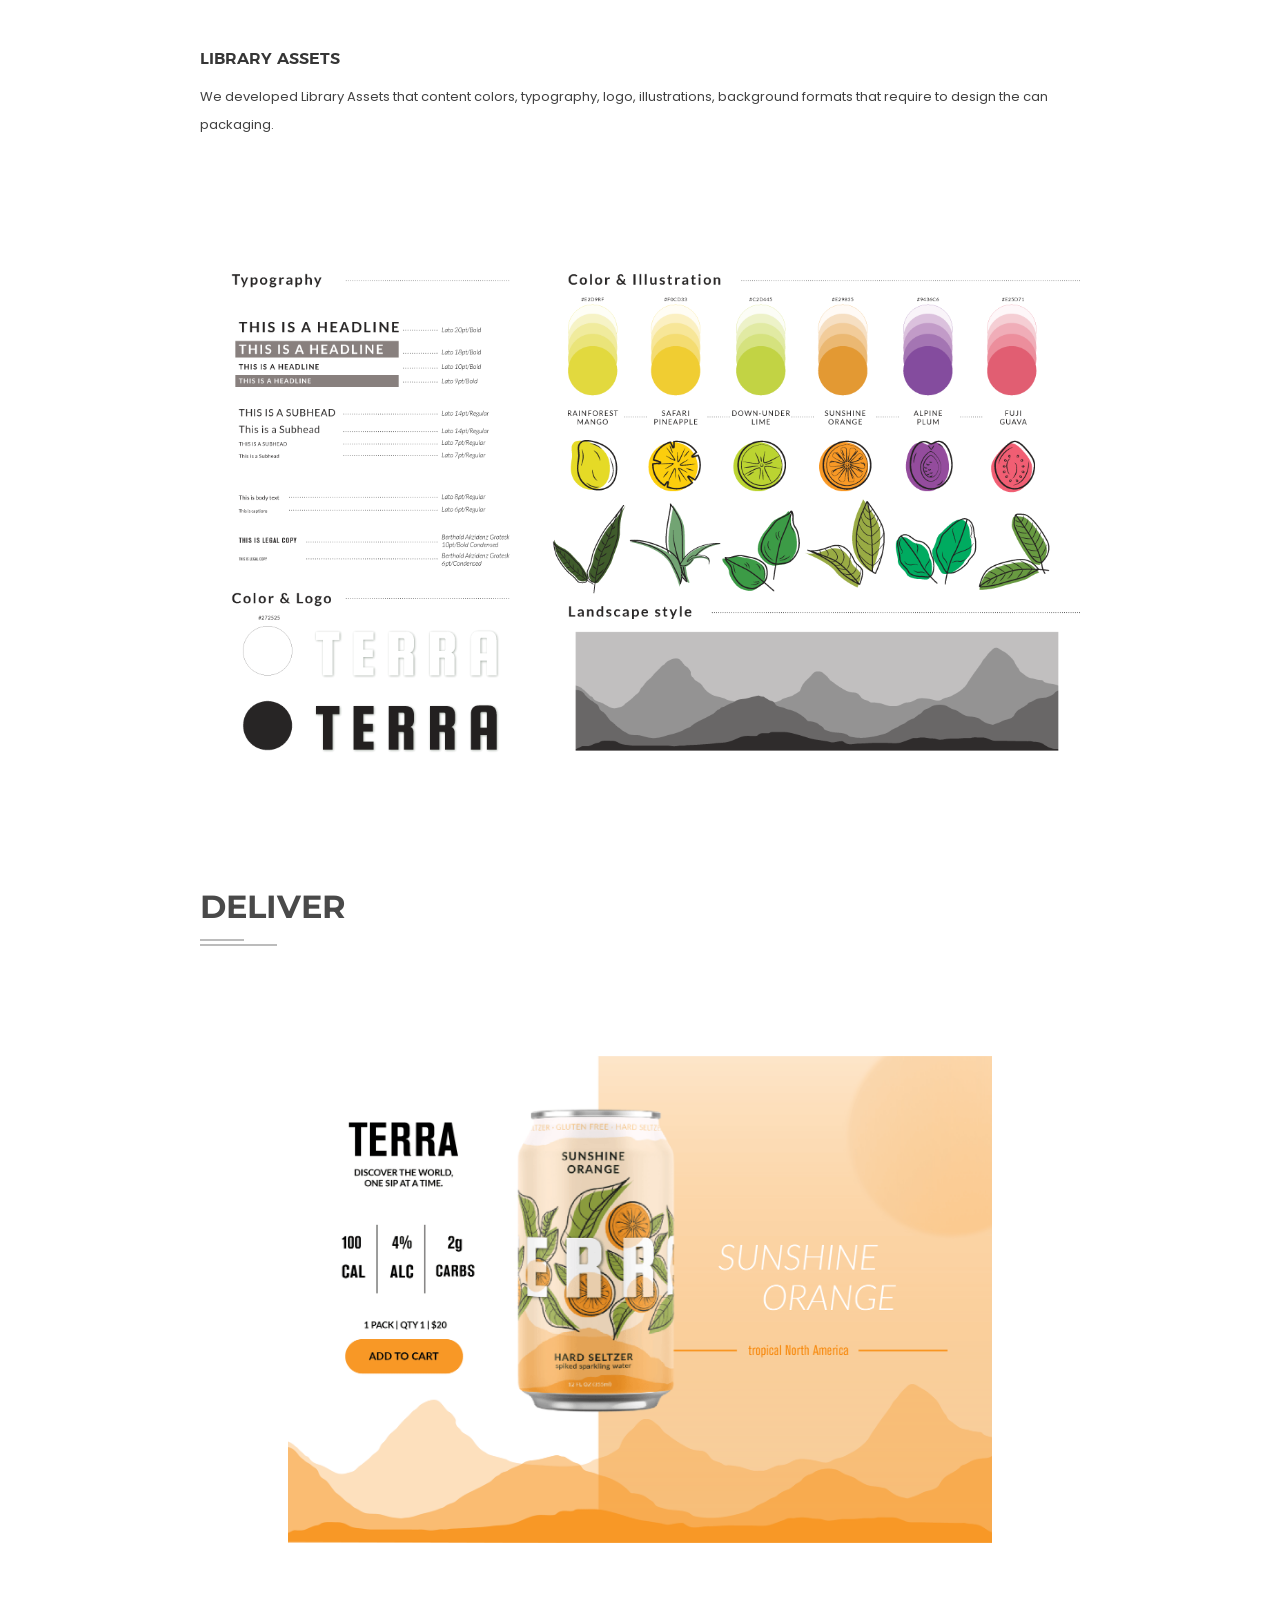
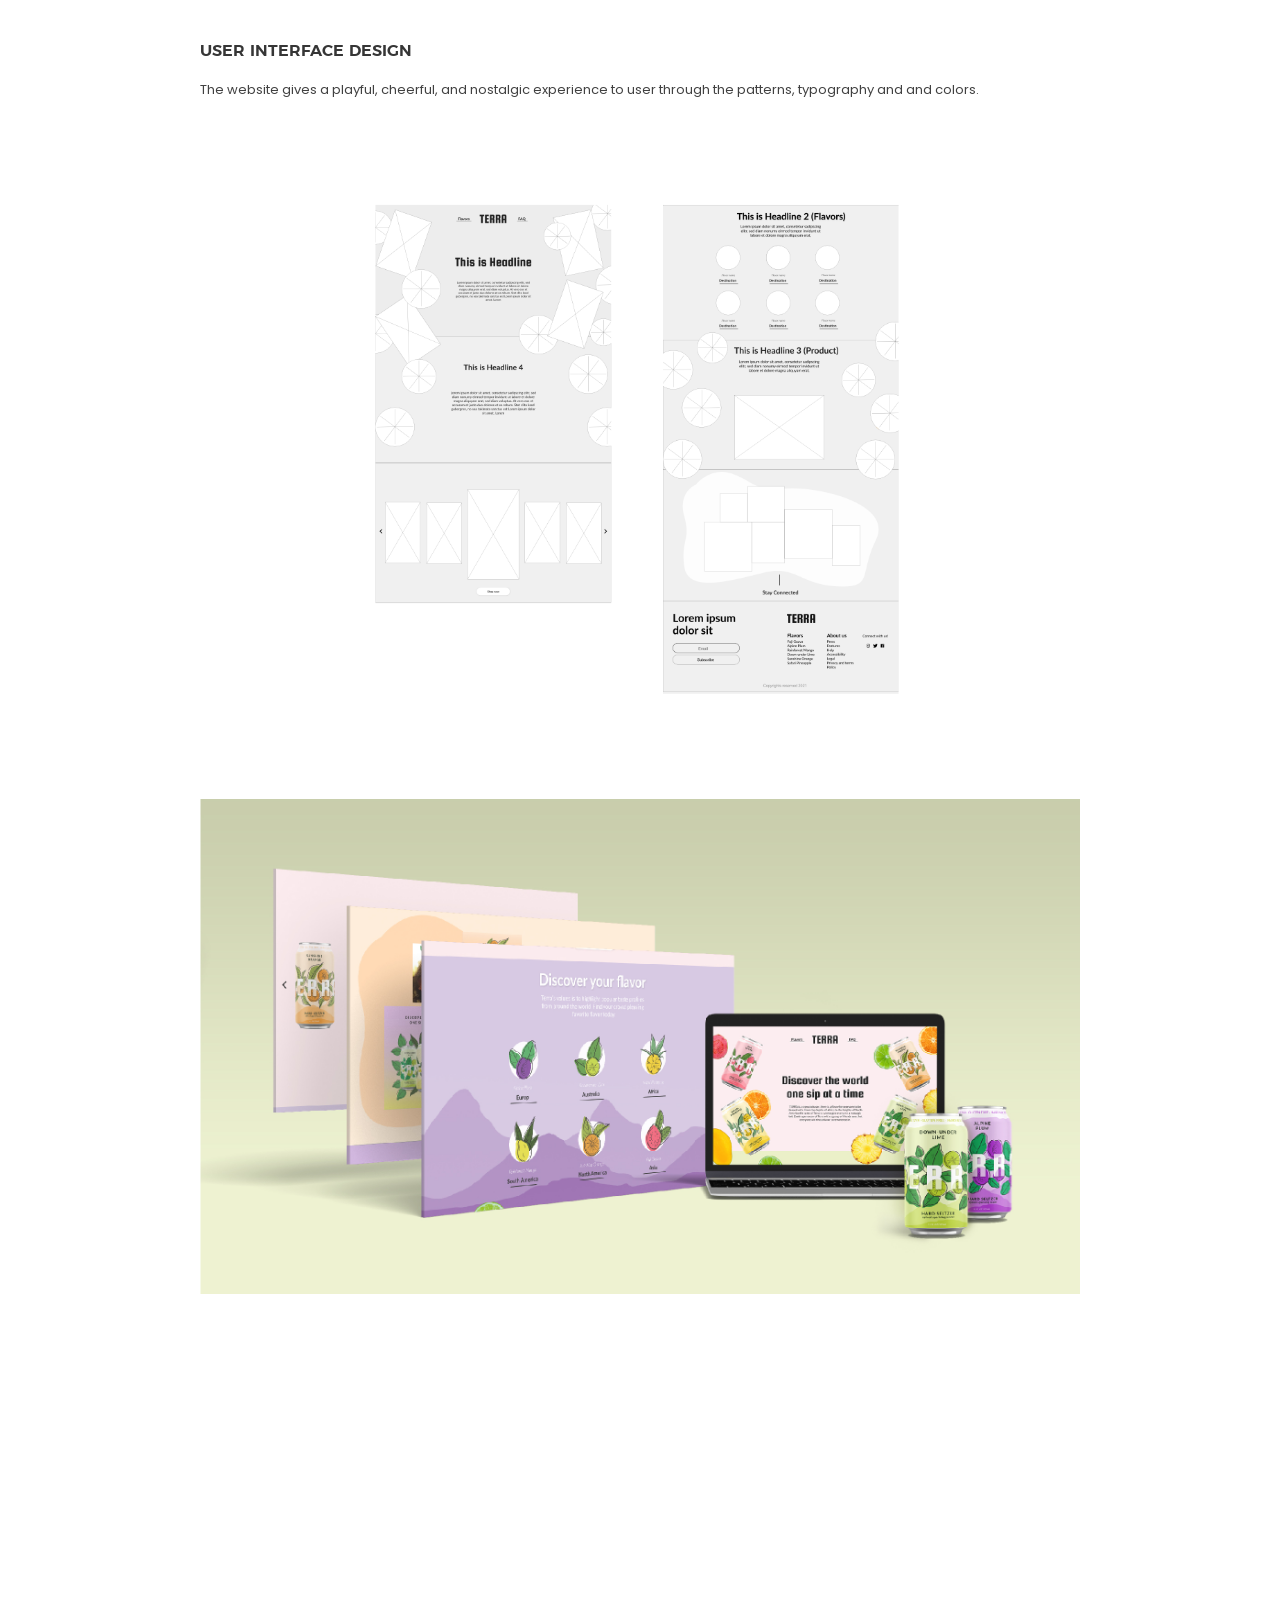
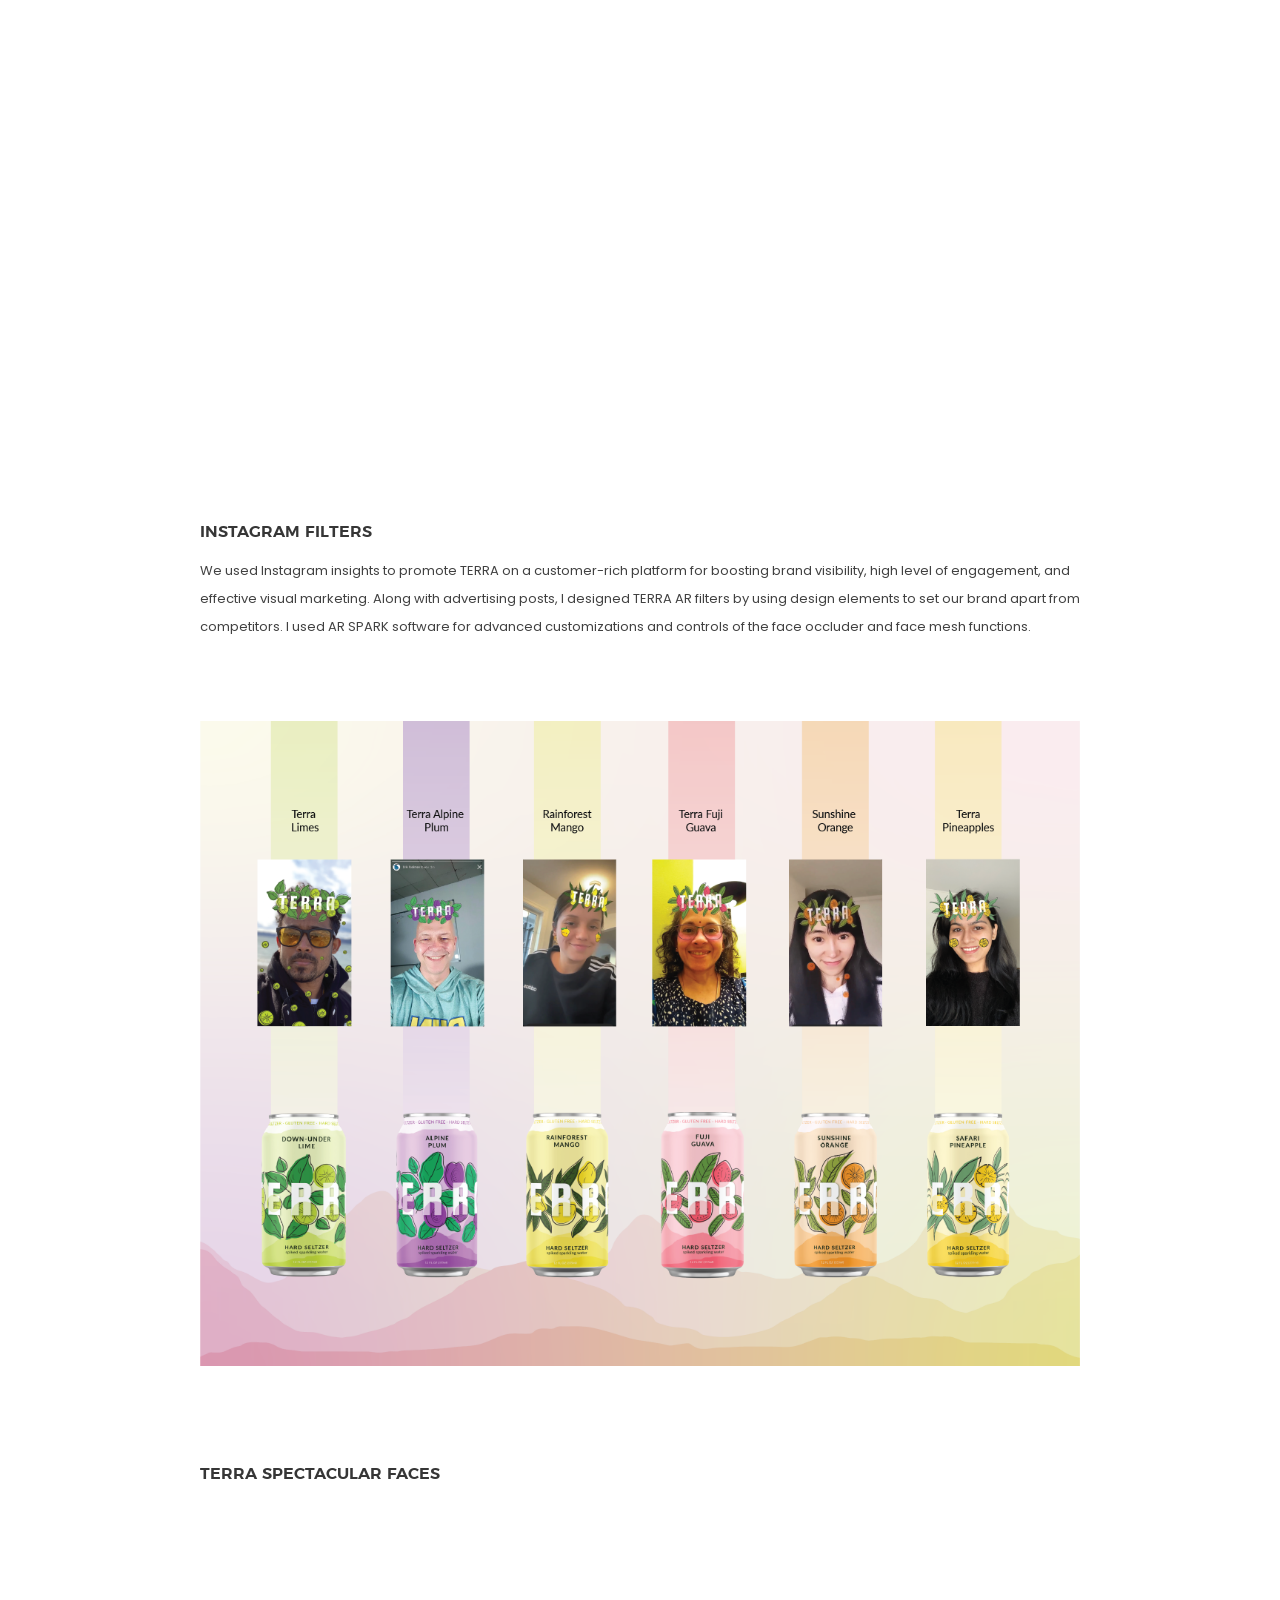
<file: portfolio-pages/terra/terra-portfolio-details.html>
<!DOCTYPE html>
<html class="no-js" lang="en">

<head>
	<meta charset="utf-8" />
	<meta http-equiv="X-UA-Compatible" content="IE=edge" />
	<meta name="viewport" content="width=device-width, initial-scale=1" />
	<meta name="description" content="Mim is a Personal Portfolio Template" />
	<meta name="keywords"
		content="Personal , Personal portfolio template, Personal portfolio, landing page, material design, portfolio, personal" />
	<meta name="author" content="regaltheme.com" />

	<title>Terra Portfolio Details || SB</title>

	<!-- favicon -->
	<link rel="shortcut icon" type="image/x-icon" href="../../assets/img/sb-favicon.png" />

	<!-- style css -->
	<link rel="stylesheet" href="../../style.css" />
	<!-- modernizr js -->
	<script src="../../assets/js/vendor/modernizr-2.8.3.min.js"></script>
</head>

<body>
	<!--[if lt IE 8]>
      <p class="browserupgrade">
        You are using an <strong>outdated</strong> browser. Please
        <a href="http://browsehappy.com/">upgrade your browser</a> to improve
        your experience.
      </p>
    <![endif]-->
	<!-- HTML5 shim and Respond.js for IE8 support of HTML5 elements and media queries -->
	<!-- WARNING: Respond.js doesn't work if you view the page via file:// -->
	<!--[if lt IE 9]>
      <script src="https://oss.maxcdn.com/html5shiv/3.7.2/html5shiv.min.js"></script>
      <script src="https://oss.maxcdn.com/respond/1.4.2/respond.min.js"></script>
    <![endif]-->

	<!-- Loading Bar Start -->
	<div id="loading">
		<div id="loading-center">
			<div id="loading-center-absolute">
				<img src="../../assets/img/SB_logo.png" alt="Mim" />
				<div class="object" id="object_three"></div>
			</div>
		</div>
	</div>
	<!-- Loading Bar End -->
	<div id="home"></div>

	<!-- Header Section Start -->
	<header class="header-style-1 portfolio-details light-bg">
		<div class="top clearfix">
			<div class="header-top active-sticky ptb-50">
				<div class="container">
					<div class="row">
						<div class="col-xs-6 col-sm-5">
							<div class="left">
								<div class="logo">
									<a href="../../index.html"><img src="../../assets/img/SB_logo.png" alt="Mim" /></a>
								</div>
							</div>
						</div>
						<div class="col-xs-6 col-sm-7">
							<div class="right">
								<div class="expand-menu-open floatright">
									<i class="zmdi zmdi-menu"></i>
								</div>
								<nav class="mainmenu onepage-nev floatright">
									<ul class="clearfix">
										<!-- <li><a href="index.html#home">Home</a></li> -->
										<li><a href="../../about-me.html">About</a></li>
										<li><a href="../../index.html#portfolio">PORTFOLIO</a></li>
										<!-- <li><a href="index.html#service">Services</a></li>
										<li><a href="index.html#blog">Blog</a></li>
										<li><a href="index.html#contact">Contact</a></li> -->
									</ul>
								</nav>
							</div>
						</div>
					</div>
				</div>
			</div>
			<div class="mainmenu-expand bg-color-2">
				<div class="close-menu">
					<i class="zmdi zmdi-close-circle-o"></i>
				</div>
				<div class="menu-logo">
					<a href="index.html"><img src="../../assets/img/sb-favicon.png" alt="Mim" /></a>
				</div>
				<nav class="mainmenu-box onepage-nev">
					<ul class="clearfix">
						<!-- <li><a href="../../index.html">Home</a></li> -->
						<li><a href="../../index.html">About</a></li>
						<li><a href="index.html#portfolio">PORTFOLIO</a></li>
						<!-- <li><a href="index.html#service">Services</a></li>
						<li><a href="index.html#blog">Blog</a></li>
						<li><a href="index.html#contact">Contact</a></li> -->
					</ul>
				</nav>
			</div>
		</div>
	</header>
	<!-- Header Section End -->
	<!-- Portfolio Details Section Start -->
	<div class="portfolio-details-area light-bg section-padding">
		<div class="portfolio container-fluid">
			<div class="row">
				<div class="col-xs-12 col-sm-8">
					<div class="portfolio-description single-post">
						<h1 class="font-30 montserrat weight-medium capitalize">
							Terra Hard Seltzer
						</h1>

						<h5>Background</h5>
						<p>
							Pandemic controlled on hanging out with friends, travelling
							across the world and spending time with nature. With the summer
							around the corner and pandemic about to alleviate and youngsters
							expecting to reunite.
						</p>
					</div>
				</div>
				<div class="col-xs-12 col-sm-4">
					<div class="portfolio-sidebar pt-45">
						<ul>
							<li>
								<span>Duration :</span>
								<p>6 weeks</p>
							</li>
							<li>
								<span>Team :</span>
								<p>Melissa Huelvas</p>
							</li>
							<li>
								<span>Role :</span>
								<p>
									Design Thinking and research, Brand Design, Layout Design,
									Wireframing, Packaging, Advertising
								</p>
							</li>
							<li>
								<span>Skill :</span>
								<p>Adobe Creative Suits, AR Spark</p>
							</li>
							<li><span>Client :</span>
								<p>Personal project</p>
							</li>
							<!-- <li><span>Services :</span>
								<p>Sells, Marketing, PSD Envato, All, Charlila</p>
							</li> -->
						</ul>
					</div>
				</div>
			</div>

			<!-- ...................Hero-Image-section.............................. -->

			<div class="row">
				<div class="col-xs-12">
					<div class="project-gallery pt-80">
						<a href="../../assets/img/terra-img/terra-big-1.png" class="fancybox">
							<img src="../../assets/img/terra-img/terra-big-1.png" alt="Project Image" />
						</a>
					</div>
				</div>
			</div>

			<!-- ...................problem-solution-section.............................. -->

			<div class="row">
				<div class="col-xs-12 col-sm-6">
					<div class="portfolio-description single-post problem-solution">
						<h5>Problem</h5>
						<p>
							How do we sell more mass-market booze to young people at the
							(hopefully) end of the pandemic while looking optimistic?
						</p>
					</div>
				</div>
				<div class="col-xs-12 col-sm-6">
					<div class="portfolio-description single-post problem-solution">
						<h5>Solution</h5>
						<p>
							We wanted to tap into the nostalgia of a great vacation trip. So
							a combination of bubbles, alcohol, and flavors inspired by world
							destinations tap into the feeling of letting go, experiencing
							new things, and having a good time. We provide six fruit flavors
							from six continents that give a taste of what’s popular and a
							subtle entry point into another culture. And engaging advertising uplifts these feelings and
							encourage to purchase the product.
						</p>
					</div>
				</div>
			</div>

			<!-- ...................full-section-section.............................. -->

			<section class="service-area bg-color-1 section-padding" id="service">
				<div class="container">
					<div class="row">
						<div class="col-xs-12">
							<div class="section-title text-center mb-60">
								<h4 class="mb-20">Design Process</h4>
								<!-- <div class="horizontal-line">
									<div class="top"></div>
									<div class="bottom"></div>
								</div> -->
							</div>
						</div>
					</div>
					<div class="row text-center">
						<div class="mobile-mb-30 col-xs-12 col-sm-6 col-md-3">
							<div class="single-service pt-50 pb-60 plr-20">
								<!-- <i class="zmdi zmdi-devices"></i> -->
								<h5 class="montserrat weight-medium no-margin">Discover</h5>
								<hr class="mtb-15" />
								<p> Market research <br />User Interviews <br /> &nbsp; </p>
							</div>
						</div>
						<div class="mobile-mb-30 col-xs-12 col-sm-6 col-md-3">
							<div class="single-service pt-50 pb-60 plr-20">
								<!-- <i class="zmdi zmdi-favorite-outline"></i> -->
								<h5 class="montserrat weight-medium no-margin">Define</h5>
								<hr class="mtb-15" />
								<p>Persona <br /> Brand Defination <br /> &nbsp;
								</p>
							</div>
						</div>
						<div class="mobile-mb-30 col-xs-12 col-sm-6 col-md-3">
							<div class="single-service pt-50 pb-60 plr-20">
								<!-- <i class="zmdi zmdi-filter-center-focus"></i> -->
								<h5 class="montserrat weight-medium no-margin">Develop</h5>
								<hr class="mtb-15" />
								<p> Design Selection <br /> Liabrary Assets <br /> &nbsp; </p>
							</div>
						</div>
						<div class="col-xs-12 col-sm-6 col-md-3">
							<div class="single-service pt-50 pb-60 plr-20">
								<!-- <i class="zmdi zmdi-language-html5"></i> -->
								<h5 class="montserrat weight-medium no-margin">Deliver</h5>
								<hr class="mtb-15" />
								<p> Can Package Design <br /> Prototype of landing Page <br />Instagram Advertising </p>
							</div>
						</div>
					</div>
				</div>
			</section>

			<!-- ...................Discover-section.............................. -->
			<div class="row">
				<div class="col-xs-12">
					<div class="header_bgcolor">
						<div class="section-title method-name mb-30">
							<h2 class="mb-15">Discover</h2>
							<div class="horizontal-line left mb-20">
								<div class="top"></div>
								<div class="bottom"></div>
							</div>
						</div>
					</div>
				</div>
				</div>

				<!-- ...................Research-grapg-section.............................. -->

				<div class="row">
					<div class="col-xs-12 col-sm-6">
						<div class="portfolio-description single-post problem-solution">
							<h5>Research</h5>
							<p>
								Hard seltzer is a resilient item within the entire alcoholic
								beverage industry due to being gluten-free and low in alcohol
								content. Also, a major reason behind the increasing adoption of
								hard seltzer is the reduced content of calories and
								carbohydrates in comparison to beers and other mixed drinks.
							</p>
							<p>
								The graph indicates the sale of Hard Seltzer in the early
								Pandemic of 2020. Since the week ending March 21, 2020, each
								week’s dollar sales of hard seltzer has exceeded the week of
								June 13, 2019. They made 2.7 billion sales in just 52 weeks.
								Also, the IWSR report forecasts that by 2023, the Hard Seltzer
								will grow more than triple.
							</p>
						</div>
					</div>
					<div class="col-xs-12 col-sm-6">
						<div class="portfolio-description single-post problem-solution">
							<a href="../../assets/img/terra-img/terra-graph.png" class="fancybox">
								<img src="../../assets/img/terra-img/terra-graph.png" alt="Project Image" />
							</a>
						</div>
					</div>
				</div>


				<!-- ...................user-interview-info-section.............................. -->

				<div class="row">
					<div class="col-xs-12">
						<div class="portfolio-description single-post terra-users">
							<h5>User Interviews</h5>
							<!-- <p>
								We interviewed people to get their insights on alcoholic beverages.
							</p> -->
						</div>
					</div>
				</div>


				<div class="row">
					<div class="col-xs-12 col-sm-4">
						<div class="portfolio-description single-post user-quotes">
							<img src="../../assets/img/terra-img/user-img-1.png" alt="Project Image" />
							<p>
								"I avoid Hard drinks but fine with little alcohol!" — Dylan
							</p>

						</div>
					</div>

					<div class="col-xs-12 col-sm-4">
						<div class="portfolio-description single-post user-quotes">
							<img src="../../assets/img/terra-img/user-img-2.png" alt="Project Image" />
							<p>
								"Bubbly is what I drink, it has history
								and such a good fruity flavor!" — Joe
							</p>

						</div>
					</div>
					<div class="col-xs-12 col-sm-4">
						<div class="portfolio-description single-post user-quotes">
							<img src="../../assets/img/terra-img/user-img-3.png" alt="Project Image" />
							<p>
								"If I'm not drinking soda,
								I'm drinking Seltzer!" — Cristina

							</p>

						</div>
					</div>
				</div>

				<!-- ...................Define-section.............................. -->
				<div class="row">
					<div class="col-xs-12">
						<div class="header_bgcolor">
							<div class="section-title method-name mb-30">
								<h2 class="mb-15">Define</h2>
								<div class="horizontal-line left mb-20">
									<div class="top"></div>
									<div class="bottom"></div>
								</div>
							</div>
						</div>
					</div>
				</div>

					<!-- ...................Persona-info-section.............................. -->
					<div class="row">
						<div class="col-xs-12">
							<div class="portfolio-description single-post info">
								<h5>Persona</h5>
								<p>
									A majority of (60%) and 70% of legal age Millennial drinkers are
									a core demographic for hard seltzer. This helped us discover our
									target audience, college-going students, searching for a common
									alcoholic beverage that had a fruit-based flavor.
								</p>
							</div>
						</div>
					</div>


					<!-- ...................persona-Image-section.............................. -->

					<div class="row">
						<div class="col-xs-12">
							<div class="project-gallery reduced-size pt-80">
								<a href="../../assets/img/terra-img/Terra-group-persona.png" class="fancybox">
									<img src="../../assets/img/terra-img/Terra-group-persona.png" alt="Project Image" />
								</a>
							</div>
						</div>
					</div>

					<!-- ...................branding-info-section.............................. -->


					<div class="row">
						<div class="col-xs-12 col-sm-6">
							<div class="portfolio-description single-post problem-solution">
								<h5>Why TERRA</h5>
								<p>
									Terra, incomes from different languages Latin, Italian, Portuguese. It represents
									the
									meaning of Earth and Land. It also means love towards land and we want to give that
									feeling
									of love of discovering a nostalgic destination through our brand. Terra allows you
									to
								</p>
								<h6> Discover the World, One Sip at a Time.</h6>

							</div>
						</div>
						<div class="col-xs-12 col-sm-6">
							<div class="portfolio-description single-post problem-solution">
								<h5>Six Flavors from Six Continents</h5>
								<p>
									While interviewing we found that people came from different continents and prefer
									flavors
									that belong to their continent. We wanted to provide the best that they would
									embrace. And
									defining six popular flavors from six continents would be equitable to satisfy
									everyone’s
									taste.
								</p>
							</div>
						</div>
					</div>

					<!-- ...................Library Assets-Image-section.............................. -->

					<div class="row">
						<div class="col-xs-12">
							<div class="project-gallery reduced-size closer pt-80">
								<a href="../../assets/img/terra-img/Terra-flavors.png" class="fancybox">
									<img src="../../assets/img/terra-img/Terra-flavors.png" alt="Project Image" />
								</a>
							</div>
						</div>
					</div>

					<!-- ...................Develop-section.............................. -->
					<div class="row">
						<div class="col-xs-12">
							<div class="header_bgcolor">
								<div class="section-title method-name mb-30">
									<h2 class="mb-15">Develop</h2>
									<div class="horizontal-line left mb-20">
										<div class="top"></div>
										<div class="bottom"></div>
									</div>
								</div>
							</div>
						</div>
						</div>

						<!-- ...................Library Assets-info-section.............................. -->
						<div class="row">
							<div class="col-xs-12">
								<div class="portfolio-description single-post info">
									<h5>Library Assets</h5>
									<p>
										We developed Library Assets that content colors, typography,
										logo, illustrations, background formats that require to design
										the can packaging.
									</p>
								</div>
							</div>
						</div>

						<!-- ...................Library Assets-Image-section.............................. -->

						<div class="row">
							<div class="col-xs-12">
								<div class="project-gallery pt-80">
									<a href="../../assets/img/terra-img/Seltzer_asset_library.png" class="fancybox">
										<img src="../../assets/img/terra-img/Seltzer_asset_library.png"
											alt="Project Image" />
									</a>
								</div>
							</div>
						</div>

						<!-- ...................Deliver-section.............................. -->
						<div class="row">
							<div class="col-xs-12">
								<div class="header_bgcolor">
									<div class="section-title method-name mb-30">
										<h2 class="mb-15">Deliver</h2>
										<div class="horizontal-line left mb-20">
											<div class="top"></div>
											<div class="bottom"></div>
										</div>
									</div>
								</div>
							</div>
							</div>

							<!-- ...................can-gif--Image-section.............................. -->

							<div class="row">
								<div class="col-xs-12">
									<div class="project-gallery reduced-size pt-80">
										<a href="../../assets/img/terra-img/terra-can.gif" class="fancybox">
											<img src="../../assets/img/terra-img/terra-can.gif" alt="Project Image" />
										</a>
									</div>
								</div>
							</div>

							<!-- ...................website-info-section.............................. -->
							<div class="row">
								<div class="col-xs-12">
									<div class="portfolio-description single-post info">
										<h5>User Interface Design</h5>
										<p>
											The website gives a playful, cheerful, and nostalgic
											experience to user through the patterns, typography and and colors.
										</p>
									</div>
								</div>
							</div>

							<!-- ...................website-Image-section.............................. -->

							<div class="row">
								<div class="col-xs-12">
									<div class="project-gallery reduced-size pt-80">
										<a href="../../assets/img/terra-img/terra-wireframe.png" class="fancybox">
											<img src="../../assets/img/terra-img/terra-wireframe.png"
												alt="Project Image" />
										</a>
									</div>
								</div>
							</div>

							<!-- ...................website-Image-section.............................. -->

							<div class="row">
								<div class="col-xs-12">
									<div class="project-gallery pt-80">
										<a href="../../assets/img/terra-img/Terra-website.jpg" class="fancybox">
											<img src="../../assets/img/terra-img/Terra-website.jpg"
												alt="Project Image" />
										</a>
									</div>
								</div>
							</div>

							<!-- ...................UI-video-section.............................. -->

							<div class="row">
								<div class="col-xs-12">
									<div class="project-gallery video pt-80">
										<iframe class="video" 
											src="https://www.youtube.com/embed/nFoPk8f4K5U" title="YouTube video player"
											frameborder="0" allow="accelerometer; autoplay; clipboard-write; encrypted-media; 
				gyroscope; picture-in-picture" allowfullscreen></iframe>
									</div>
								</div>
							</div>

							<!-- ...................Instagram Filters-section.............................. -->
							<div class="row">
								<div class="col-xs-12">
									<div class="portfolio-description single-post info">
										<h5>Instagram Filters</h5>
										<p>
											We used Instagram insights to promote TERRA on a customer-rich
											platform for boosting brand visibility, high level of
											engagement, and effective visual marketing. Along with
											advertising posts, I designed TERRA AR filters by using design
											elements to set our brand apart from competitors. I used AR
											SPARK software for advanced customizations and controls of the
											face occluder and face mesh functions.
										</p>
									</div>
								</div>
							</div>

							<!-- ...................Instagram Filters-Image-section.............................. -->

							<div class="row">
								<div class="col-xs-12">
									<div class="project-gallery pt-80">
										<a href="../../assets/img/terra-img/terra-faces.png" class="fancybox">
											<img src="../../assets/img/terra-img/terra-faces.png" alt="Project Image" />
										</a>
									</div>
								</div>
							</div>

							<!-- ...................video-info-section.............................. -->
							<div class="row">
								<div class="col-xs-12">
									<div class="portfolio-description single-post info">
										<h5>Terra Spectacular Faces</h5>
									</div>
								</div>
							</div>
							<!-- ...................video-section.............................. -->

							<div class="row">
								<div class="col-xs-12">
									<div class="project-gallery video pt-80">
										<iframe class="video" src="https://www.youtube.com/embed/9mAxCbHpNWo"
											frameborder="0"
											allow="accelerometer; autoplay; encrypted-media; gyroscope; picture-in-picture"
											allowfullscreen></iframe>
									</div>
								</div>
							</div>



							<!-- ...................images-grid-section.............................. -->

							<!-- Footer Section End -->
							<!-- Footer Section Start -->
							<!-- <footer class="footer bg-color-1 ptb-20">
		<div class="container">
			<div class="row">
				<div class="col-xs-12">
					<div class="left floatleft">
						<p>Copyright &copy; 2017 <a href="https://themeforest.net/user/regaltheme"
								target="_blank">Regaltheme</a>.</p>
					</div>
					<div class="right social-link floatright">
						<ul class="clearfix">
							<li><a href="http://www.facebook.com" target="_blank">Facebook</a></li>
							<li><a href="http://www.twitter.com" target="_blank">Twitter</a></li>
							<li><a href="http://www.linkedin.com" target="_blank">Linkden</a></li>
							<li><a href="mailto:regaltheme@gmail.com" target="_blank">Email</a></li>
						</ul>
					</div>
				</div>
			</div>
		</div>
	</footer> -->
							<!-- Footer Section End -->

							<!-- All JS Here -->
							<!-- jQuery Latest Version -->
							<script src="../../assets/js/vendor/jquery-1.12.4.min.js"></script>
							<!-- Bootstrap JS -->
							<script src="../../assets/js/bootstrap.min.js"></script>
							<!-- One Page Nav JS -->
							<script src="../../assets/js/one-page-nav.js"></script>
							<!-- Waypoints JS -->
							<script src="../../assets/js/waypoints.min.js"></script>
							<!-- Progressbar JS -->
							<script src="../../assets/js/progressbar.js"></script>
							<!-- Isotope -->
							<script src="../../assets/js/isotope.pkgd.js"></script>
							<!-- Isotope -->
							<script src="../../assets/js/jquery.validate.min.js"></script>
							<!-- Slick Slider JS -->
							<script src="../../assets/js/slick.min.js"></script>
							<!-- Fancybox JS -->
							<script src="../../assets/js/jquery.fancybox.pack.js"></script>
							<!-- Plugins JS -->
							<script src="../../assets/js/plugins.js"></script>
							<!-- main JS -->
							<script src="../../assets/js/main.js"></script>
</body>

</html>
</file>
<file: style.css>
/*==========================================================
    Template Name: Mim Personal Portfolio Template
    Created By: RegalTheme
    Envato Profile: https://themeforest.net/user/regaltheme
    Website: http://regaltheme.com
    Description: Mim is Fully Responsive Personal Portfolio Template with awesome features.
    Version: v1.1
    Support: http://regaltheme.com/support
============================================================*/


/* google fonts
========================== */
@import url('https://fonts.googleapis.com/css?family=Montserrat:400,700');
@import url('https://fonts.googleapis.com/css?family=Poppins:300,400');

/* css files
====================== */
@import url('assets/css/bootstrap.min.css');
@import url('assets/css/material-design-iconic-font.min.css');
@import url('assets/css/slick.min.css');
@import url('assets/css/jquery.fancybox.css');
@import url('assets/css/style.css');
@import url('assets/css/responsive.css');
</file>
